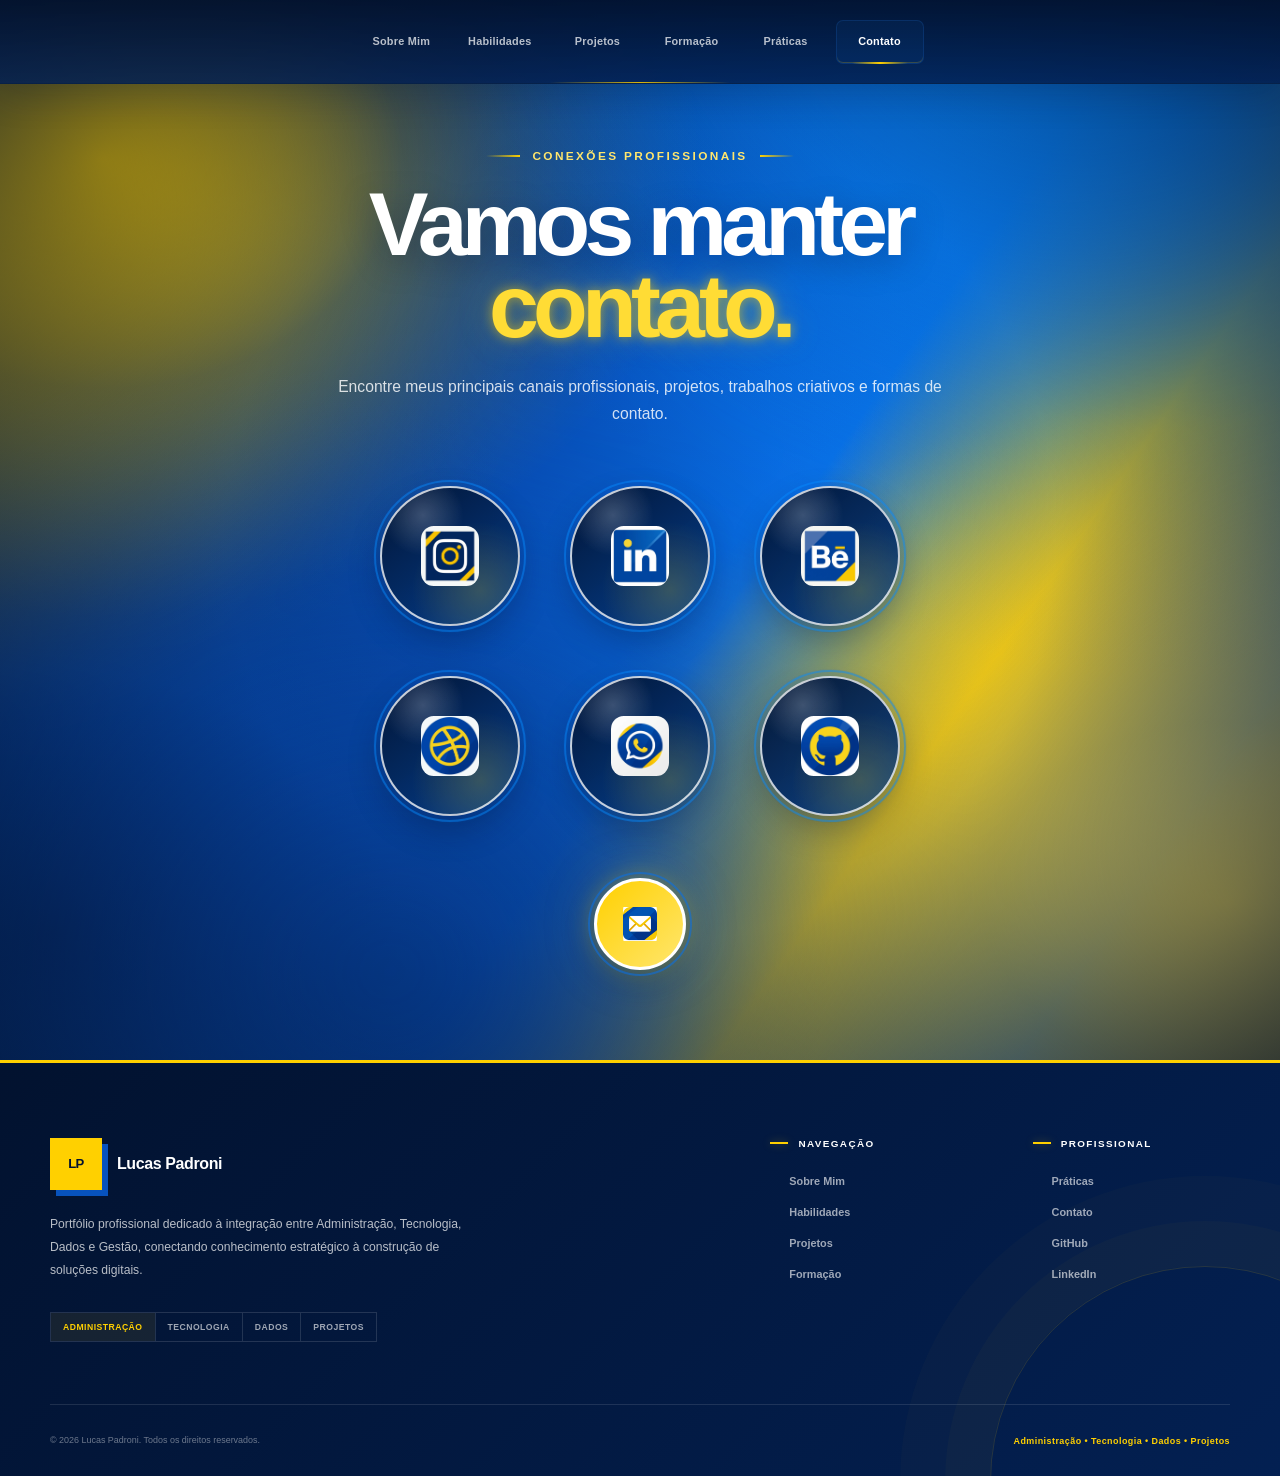
<file: contatos.html>
<!DOCTYPE html>
<html lang="pt-BR">

<head>
    <meta charset="UTF-8">
    <meta name="viewport" content="width=device-width, initial-scale=1.0">

    <meta
        name="description"
        content="Entre em contato com Lucas Padroni através das principais redes e canais profissionais."
    >

    <meta
        name="author"
        content="Lucas Padroni"
    >

    <title>Contatos | Lucas Padroni</title>

    <link rel="stylesheet" href="css/contatos.css">
</head>

<body>

<!-- ============================================================
     INTRO — PROJETOS
============================================================ -->

<div class="intro" id="intro" data-title="PROJETOS">

    <div class="intro__background"></div>

    <div class="intro__glow intro__glow--one"></div>

    <div class="intro__glow intro__glow--two"></div>

    <div class="intro__glow intro__glow--three"></div>

    <div class="intro__content">

        <div class="intro__line"></div>

        <h1 class="intro__title">
          CONTATOS
        </h1>

        <div class="intro__line"></div>

    </div>

</div>

    <!-- =========================================================
         HEADER
         ========================================================= -->

         <header class="site-header">

             <div class="container site-header__container">

                 <button
                     class="menu-toggle"
                     type="button"
                     aria-label="Abrir menu de navegação"
                     aria-controls="main-navigation"
                     aria-expanded="false"
                 >
                     <span></span>
                     <span></span>
                     <span></span>
                 </button>


                 <nav
                     class="main-navigation"
                     id="main-navigation"
                     aria-label="Navegação principal"
                 >

                     <ul class="main-navigation__list">

                         <li class="main-navigation__item">
                             <a
                                 class="main-navigation__link"
                                 href="index.html"
                             >
                                 Sobre Mim
                             </a>
                         </li>

                         <li class="main-navigation__item">
                             <a
                                 class="main-navigation__link"
                                 href="habilidades.html"
                             >
                                 Habilidades
                             </a>
                         </li>

                         <li class="main-navigation__item">
                             <a
                                 class="main-navigation__link"
                                 href="projetos.html"
                             >
                                 Projetos
                             </a>
                         </li>

                         <li class="main-navigation__item">
                             <a
                                 class="main-navigation__link"
                                 href="formacao.html"
                             >
                                 Formação
                             </a>
                         </li>

                         <li class="main-navigation__item">
                             <a
                                 class="main-navigation__link"
                                 href="praticas.html"
                             >
                                 Práticas
                             </a>
                         </li>

                         <li class="main-navigation__item">
                             <a
                                 class="main-navigation__link main-navigation__link--active"
                                 href="contatos.html"
                                 aria-current="page"
                             >
                                 Contato
                             </a>
                         </li>

                     </ul>

                 </nav>

             </div>

         </header>


    <!-- =========================================================
         CONTEÚDO PRINCIPAL
         ========================================================= -->

    <main>

        <section
            class="contact-section"
            id="contatos"
        >

            <div class="contact-header">

                <div class="contact-header__eyebrow">
                    Conexões profissionais
                </div>


                <h1>
                    Vamos manter
                    <span>contato.</span>
                </h1>


                <p>
                    Encontre meus principais canais profissionais,
                    projetos, trabalhos criativos e formas de contato.
                </p>


                <!-- =================================================
                     REDES SOCIAIS
                     ================================================= -->

                <div class="social-grid">

                    <!-- Instagram -->

                    <a
                        href="https://www.instagram.com/"
                        class="social-link"
                        target="_blank"
                        rel="noopener noreferrer"
                        aria-label="Instagram"
                    >

                        <span class="social-link__icon">

                            <img
                                src="Instagram.jpg"
                                alt="Instagram"
                            >

                        </span>

                        <span class="social-link__name">
                            Instagram
                        </span>

                    </a>


                    <!-- LinkedIn -->

                    <a
                        href="https://www.linkedin.com/in/lucas-padroni-b14027430/"
                        class="social-link"
                        target="_blank"
                        rel="noopener noreferrer"
                        aria-label="LinkedIn"
                    >

                        <span class="social-link__icon">

                            <img
                                src="Linkedin.jpg"
                                alt="LinkedIn"
                            >

                        </span>

                        <span class="social-link__name">
                            LinkedIn
                        </span>

                    </a>


                    <!-- Behance -->

                    <a
                        href="https://www.behance.net/lucaspadroni1"
                        class="social-link"
                        target="_blank"
                        rel="noopener noreferrer"
                        aria-label="Behance"
                    >

                        <span class="social-link__icon">

                            <img
                                src="Behance.jpg"
                                alt="Behance"
                            >

                        </span>

                        <span class="social-link__name">
                            Behance
                        </span>

                    </a>


                    <!-- Dribbble -->

                    <a
                        href="https://dribbble.com/"
                        class="social-link"
                        target="_blank"
                        rel="noopener noreferrer"
                        aria-label="Dribbble"
                    >

                        <span class="social-link__icon">

                            <img
                                src="Dribbble.jpg"
                                alt="Dribbble"
                            >

                        </span>

                        <span class="social-link__name">
                            Dribbble
                        </span>

                    </a>


                    <!-- WhatsApp -->

                    <a
                        href="https://wa.me/"
                        class="social-link"
                        target="_blank"
                        rel="noopener noreferrer"
                        aria-label="WhatsApp"
                    >

                        <span class="social-link__icon">

                            <img
                                src="Whatsapp.jpg"
                                alt="WhatsApp"
                            >

                        </span>

                        <span class="social-link__name">
                            WhatsApp
                        </span>

                    </a>


                    <!-- GitHub -->

                    <a
                        href="https://github.com/Lucas-web-creator"
                        class="social-link"
                        target="_blank"
                        rel="noopener noreferrer"
                        aria-label="GitHub"
                    >

                        <span class="social-link__icon">

                            <img
                                src="Github.jpg"
                                alt="GitHub"
                            >

                        </span>

                        <span class="social-link__name">
                            GitHub
                        </span>

                    </a>

                </div>


                <!-- =================================================
                     E-MAIL
                     ================================================= -->

                <div class="email-contact">

                    <a
                        href="mailto:contato@example.com"
                        class="email-contact__circle"
                        aria-label="Enviar e-mail"
                    >

                        <span class="email-contact__icon">

                            <img
                                src="Email.jpg"
                                alt="E-mail"
                            >

                        </span>

                        <span class="email-contact__label">
                            E-mail
                        </span>

                    </a>

                </div>

            </div>

        </section>

    </main>


    <!-- =========================================================
         FOOTER
         ========================================================= -->

         <footer class="site-footer">

             <div class="site-footer__container">

                 <div class="site-footer__main">

                     <div class="site-footer__brand">

                         <a
                             href="index.html"
                             class="footer-brand"
                             aria-label="Voltar para a página inicial"
                         >

                             <span class="footer-brand__mark">
                                 LP
                             </span>

                             <strong class="footer-brand__name">
                                 Lucas Padroni
                             </strong>

                         </a>


                         <p class="site-footer__description">

                             Portfólio profissional dedicado à integração
                             entre Administração, Tecnologia, Dados e Gestão,
                             conectando conhecimento estratégico à construção
                             de soluções digitais.

                         </p>


                         <div
                             class="site-footer__focus"
                             aria-label="Áreas principais"
                         >

                             <span>Administração</span>
                             <span>Tecnologia</span>
                             <span>Dados</span>
                             <span>Projetos</span>

                         </div>

                     </div>


                     <nav
                         class="footer-navigation"
                         aria-label="Navegação do rodapé"
                     >

                         <div class="footer-navigation__column">

                             <h2 class="footer-navigation__title">
                                 Navegação
                             </h2>

                             <ul>

                                 <li>
                                     <a href="index.html">
                                         Sobre Mim
                                     </a>
                                 </li>

                                 <li>
                                     <a href="habilidades.html">
                                         Habilidades
                                     </a>
                                 </li>

                                 <li>
                                     <a href="projetos.html">
                                         Projetos
                                     </a>
                                 </li>

                                 <li>
                                     <a href="formacao.html">
                                         Formação
                                     </a>
                                 </li>

                             </ul>

                         </div>


                         <div class="footer-navigation__column">

                             <h2 class="footer-navigation__title">
                                 Profissional
                             </h2>

                             <ul>

                                 <li>
                                     <a href="praticas.html">
                                         Práticas
                                     </a>
                                 </li>

                                 <li>
                                     <a href="contato.html">
                                         Contato
                                     </a>
                                 </li>

                                 <li>
                                     <a
                                         href="https://github.com/Lucas-web-creator"
                                         target="_blank"
                                         rel="noopener noreferrer"
                                     >
                                         GitHub
                                     </a>
                                 </li>

                                 <li>
                                     <a
                                         href="https://www.linkedin.com/in/lucas-padroni-b14027430/"
                                         target="_blank"
                                         rel="noopener noreferrer"
                                     >
                                         LinkedIn
                                     </a>
                                 </li>

                             </ul>

                         </div>

                     </nav>

                 </div>


                 <div class="site-footer__bottom">

                     <p class="site-footer__copyright">
                         © 2026 Lucas Padroni. Todos os direitos reservados.
                     </p>

                     <p class="site-footer__signature">
                         Administração • Tecnologia • Dados • Projetos
                     </p>

                 </div>

             </div>

         </footer>

    <!-- =========================================================
         VOLTAR AO TOPO
         ========================================================= -->

    <button
        class="back-to-top"
        type="button"
        aria-label="Voltar ao topo"
    >
        ↑
    </button>


    <!-- =========================================================
         SCRIPT
         ========================================================= -->

    <script>

        document.documentElement.classList.add("js-enabled");


        /* ========================================================
           MENU MOBILE
           ======================================================== */

        const menuToggle =
            document.querySelector(".menu-toggle");

        const navigation =
            document.querySelector(".main-navigation");


        if (menuToggle && navigation) {

            menuToggle.addEventListener("click", () => {

                const isOpen =
                    navigation.classList.toggle("is-open");

                menuToggle.setAttribute(
                    "aria-expanded",
                    String(isOpen)
                );

            });


            navigation
                .querySelectorAll("a")
                .forEach(link => {

                    link.addEventListener("click", () => {

                        navigation.classList.remove("is-open");

                        menuToggle.setAttribute(
                            "aria-expanded",
                            "false"
                        );

                    });

                });

        }


        /* ========================================================
           VOLTAR AO TOPO
           ======================================================== */

        const backToTop =
            document.querySelector(".back-to-top");


        if (backToTop) {

            window.addEventListener("scroll", () => {

                if (window.scrollY > 400) {

                    backToTop.classList.add("is-visible");

                } else {

                    backToTop.classList.remove("is-visible");

                }

            });


            backToTop.addEventListener("click", () => {

                window.scrollTo({
                    top: 0,
                    behavior: "smooth"
                });

            });

        }


        /* ========================================================
           EFEITO DE ATRASO NOS CÍRCULOS
           ======================================================== */

        const socialLinks =
            document.querySelectorAll(".social-link");


        socialLinks.forEach((link, index) => {

            link.style.animationDelay =
                `${index * 120}ms`;

        });




        document.addEventListener("DOMContentLoaded", () => {

            const intro = document.getElementById("intro");

            if (!intro) {
                return;
            }

            setTimeout(() => {

                intro.remove();

            }, 1000);

        });



    </script>

</body>

</html>
</file>
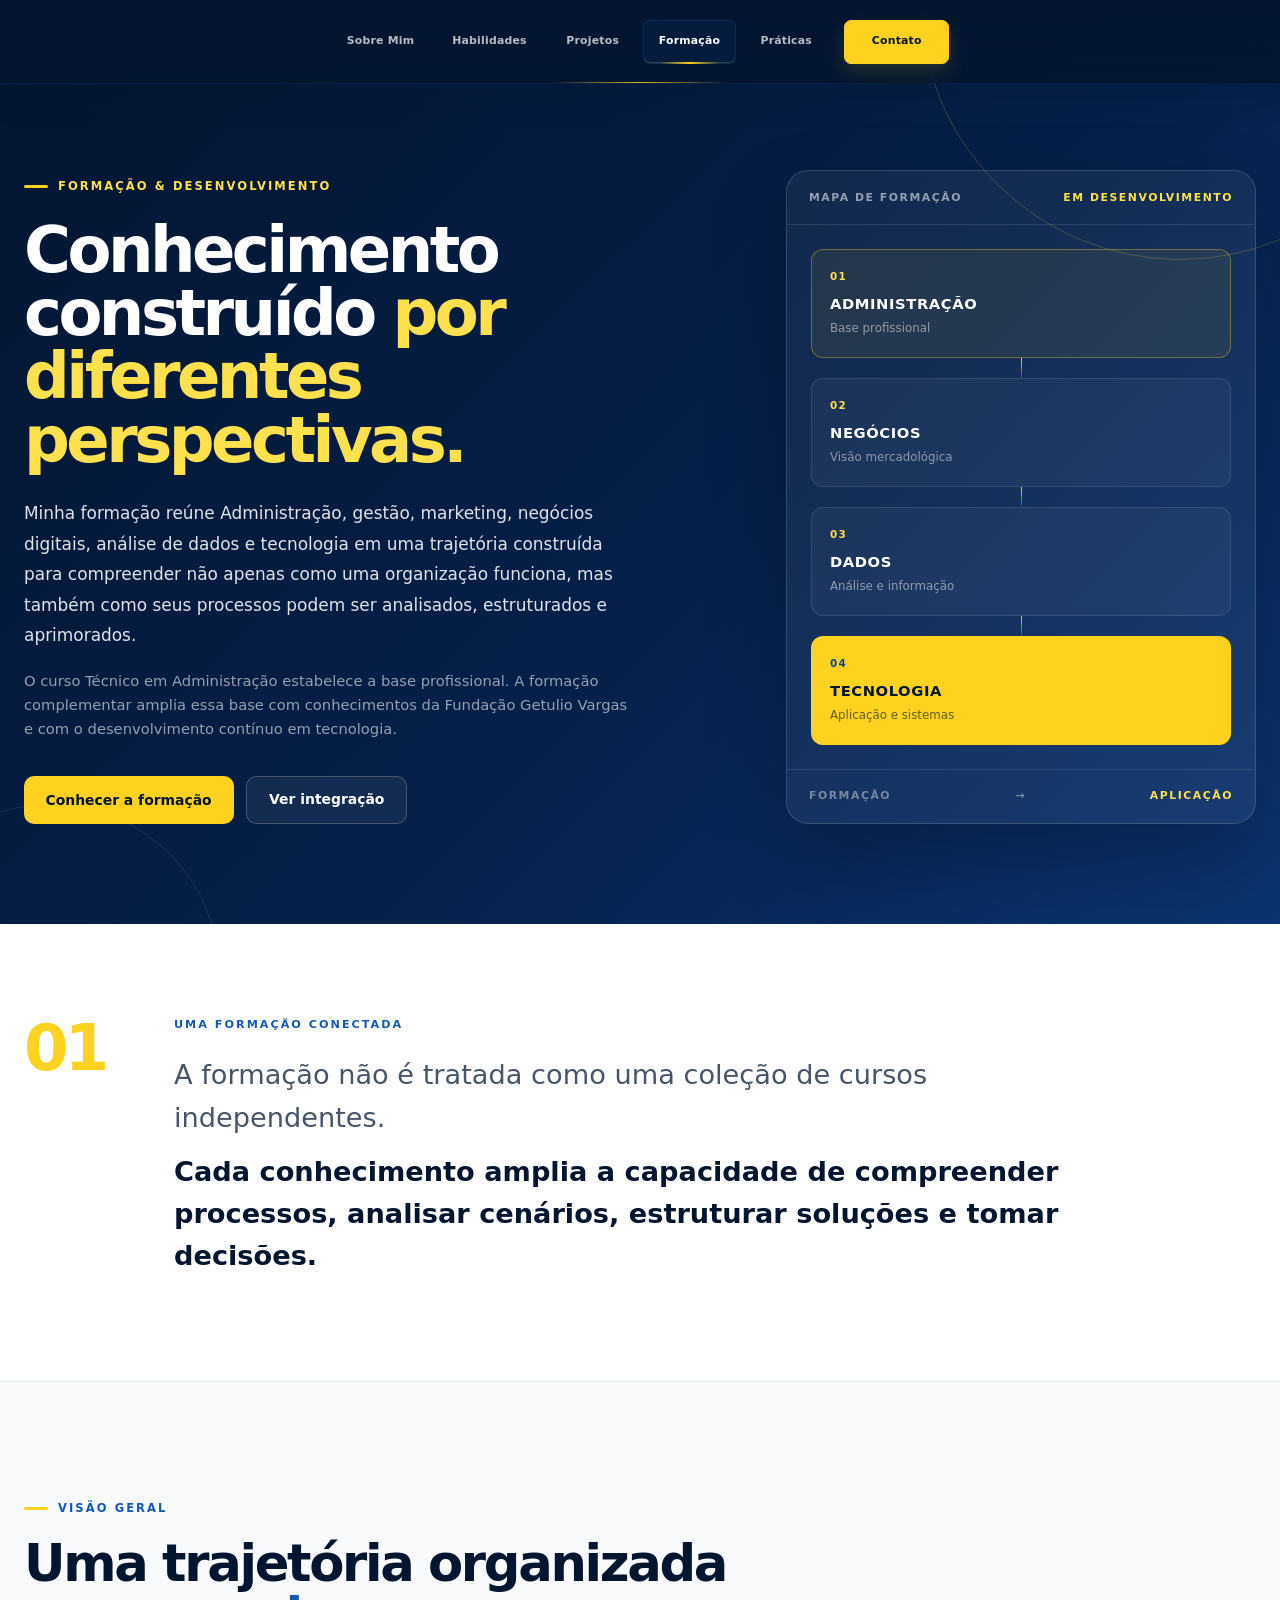
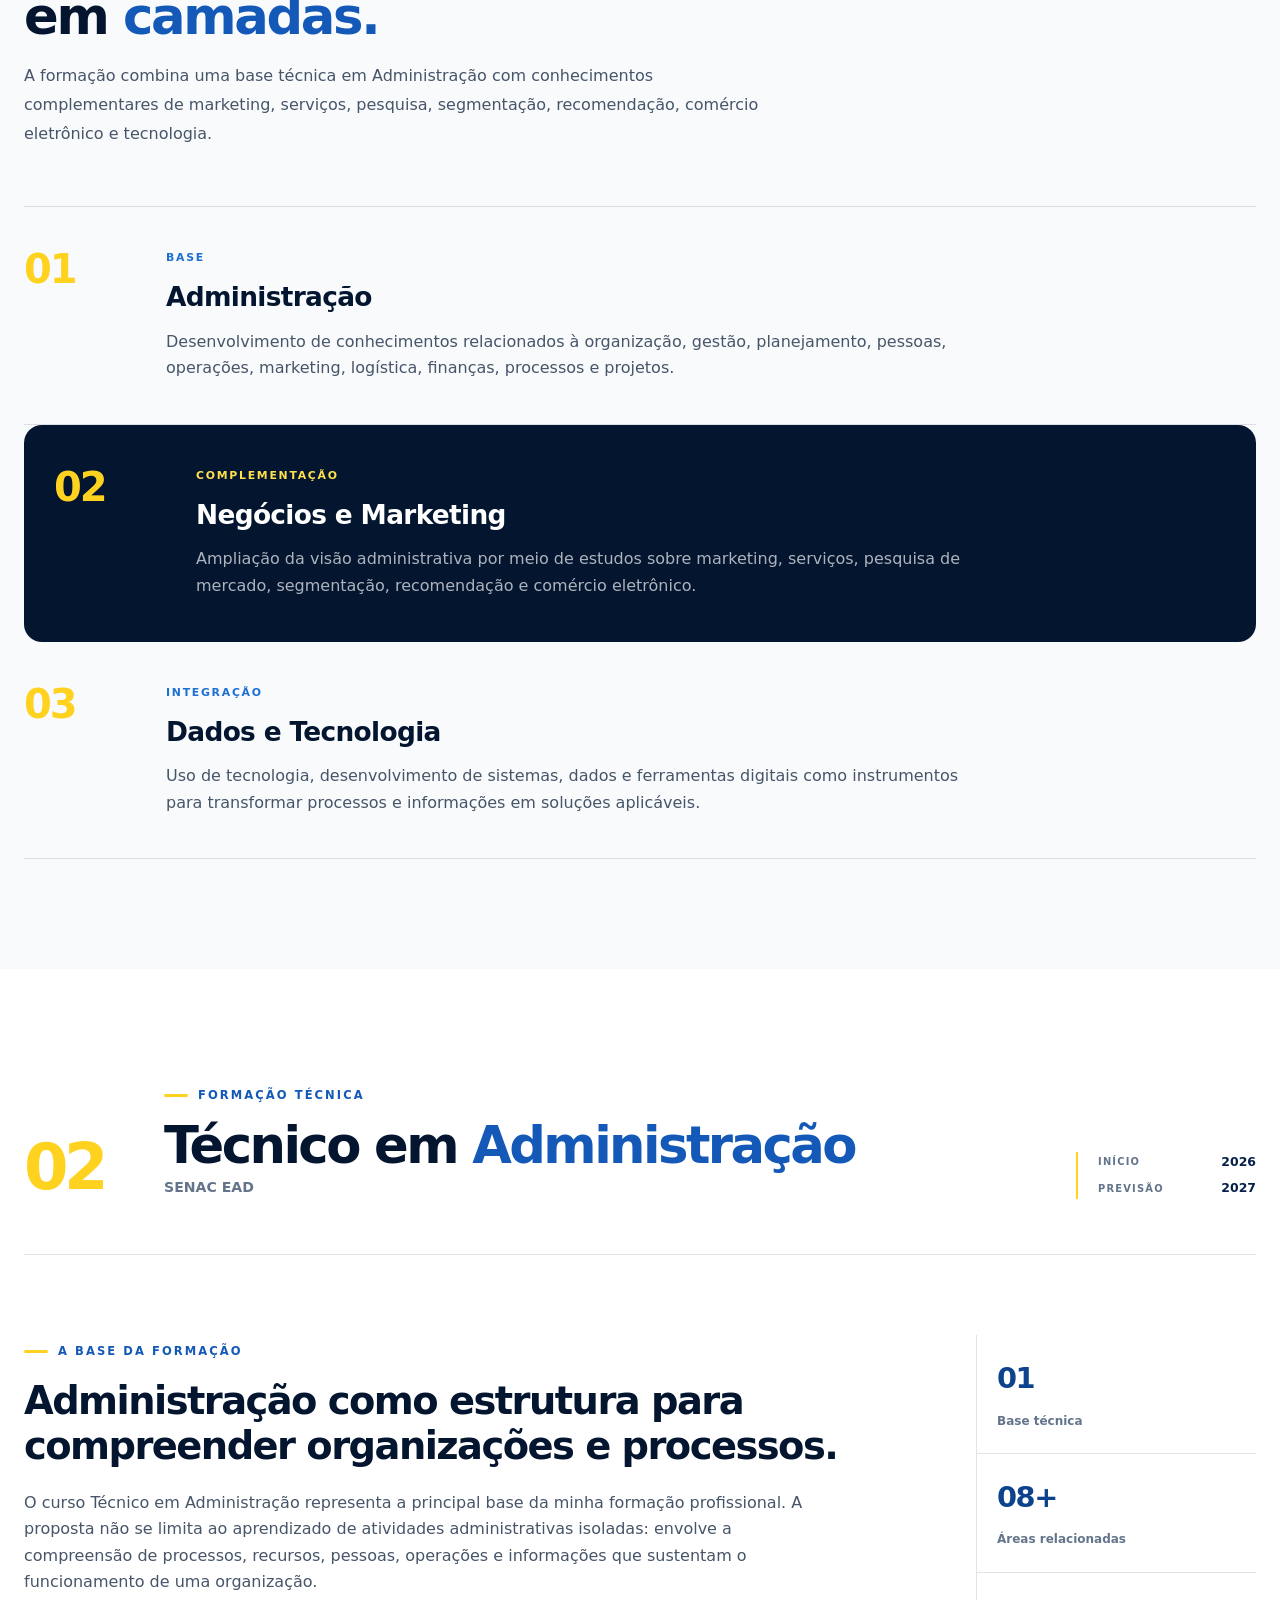
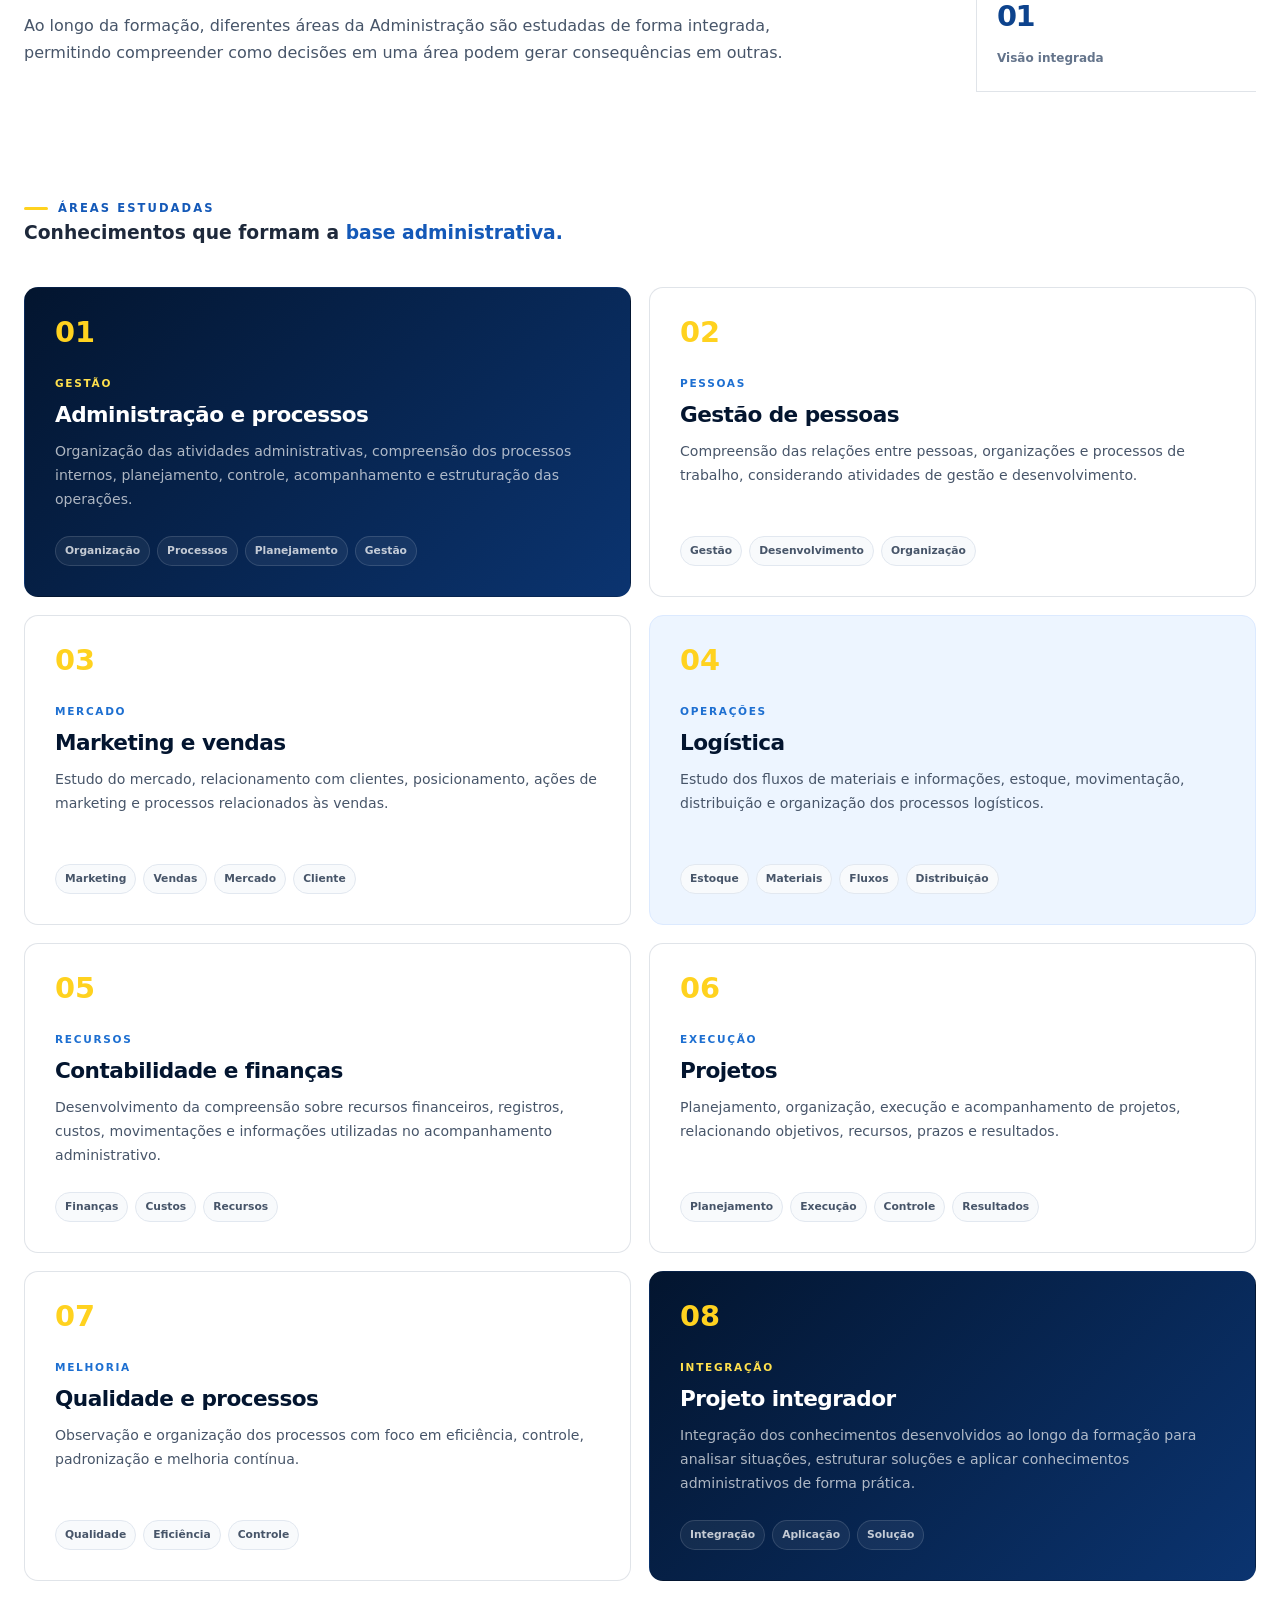
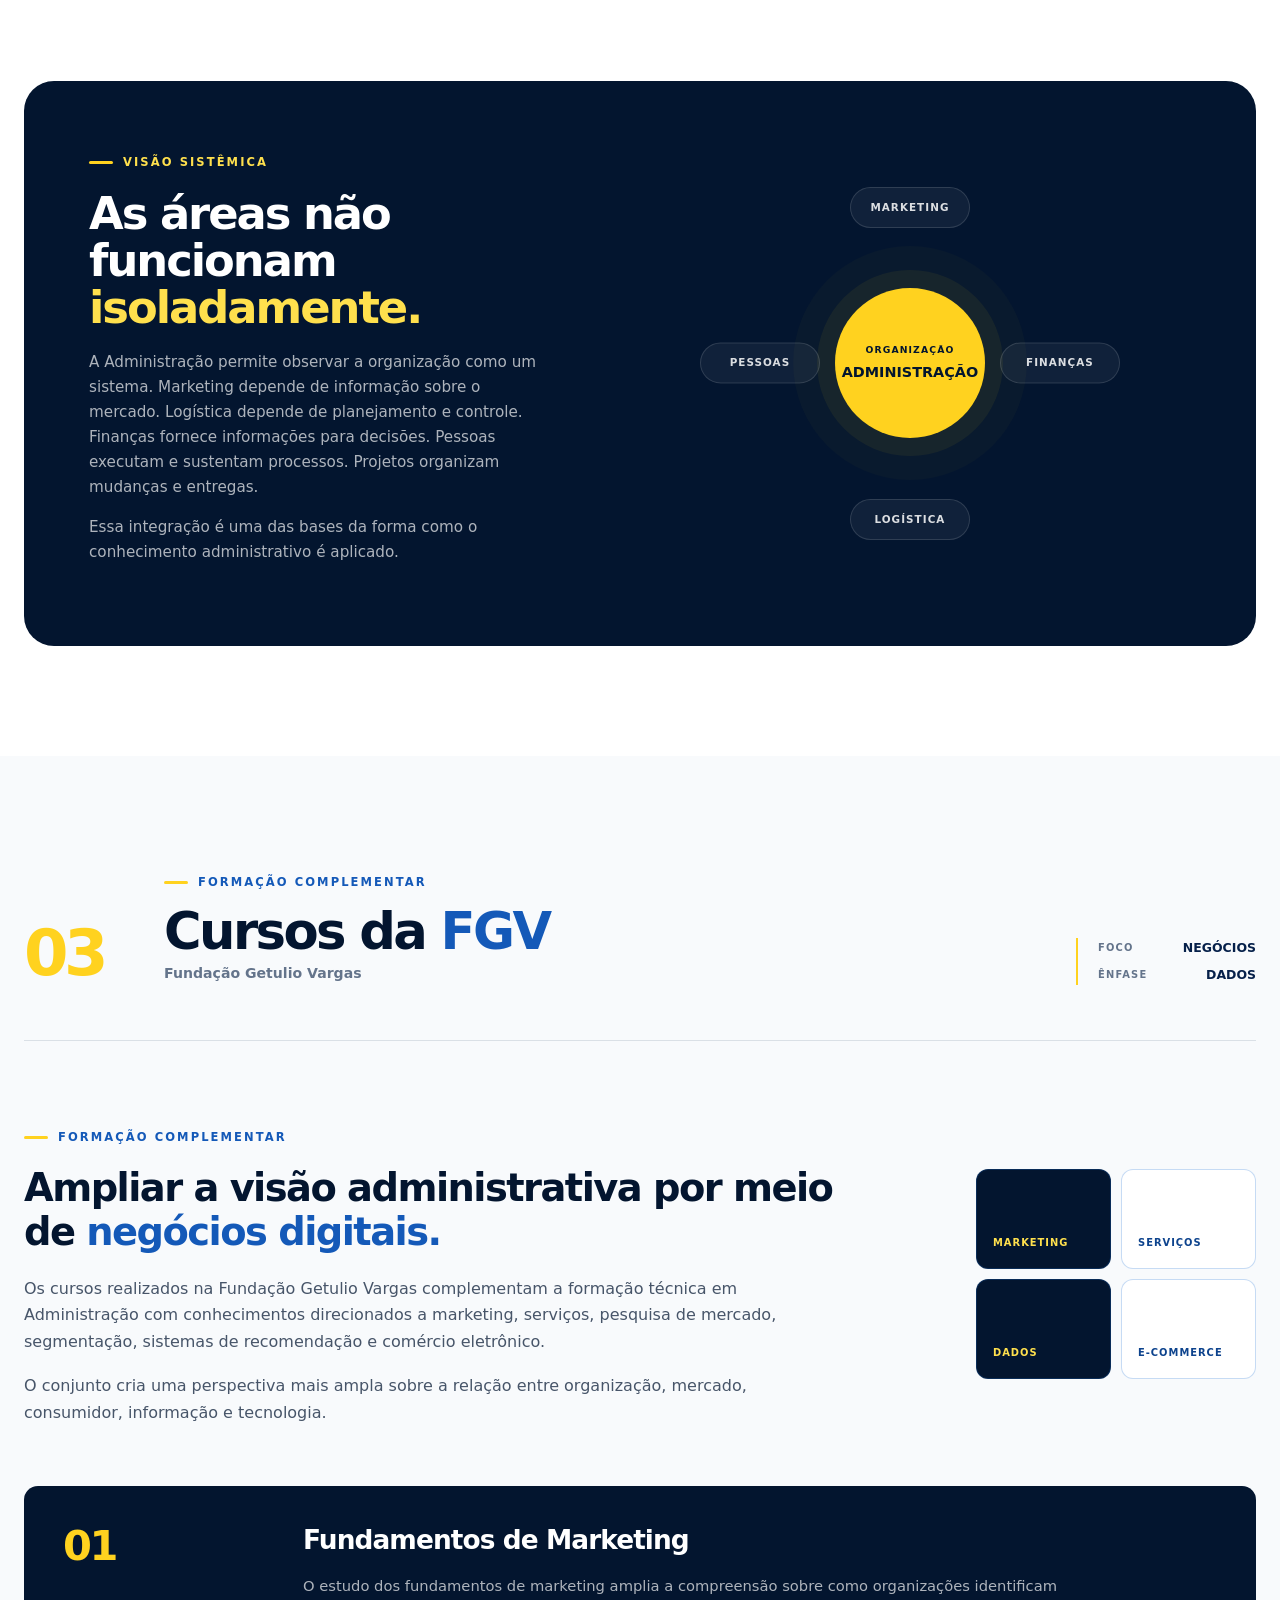
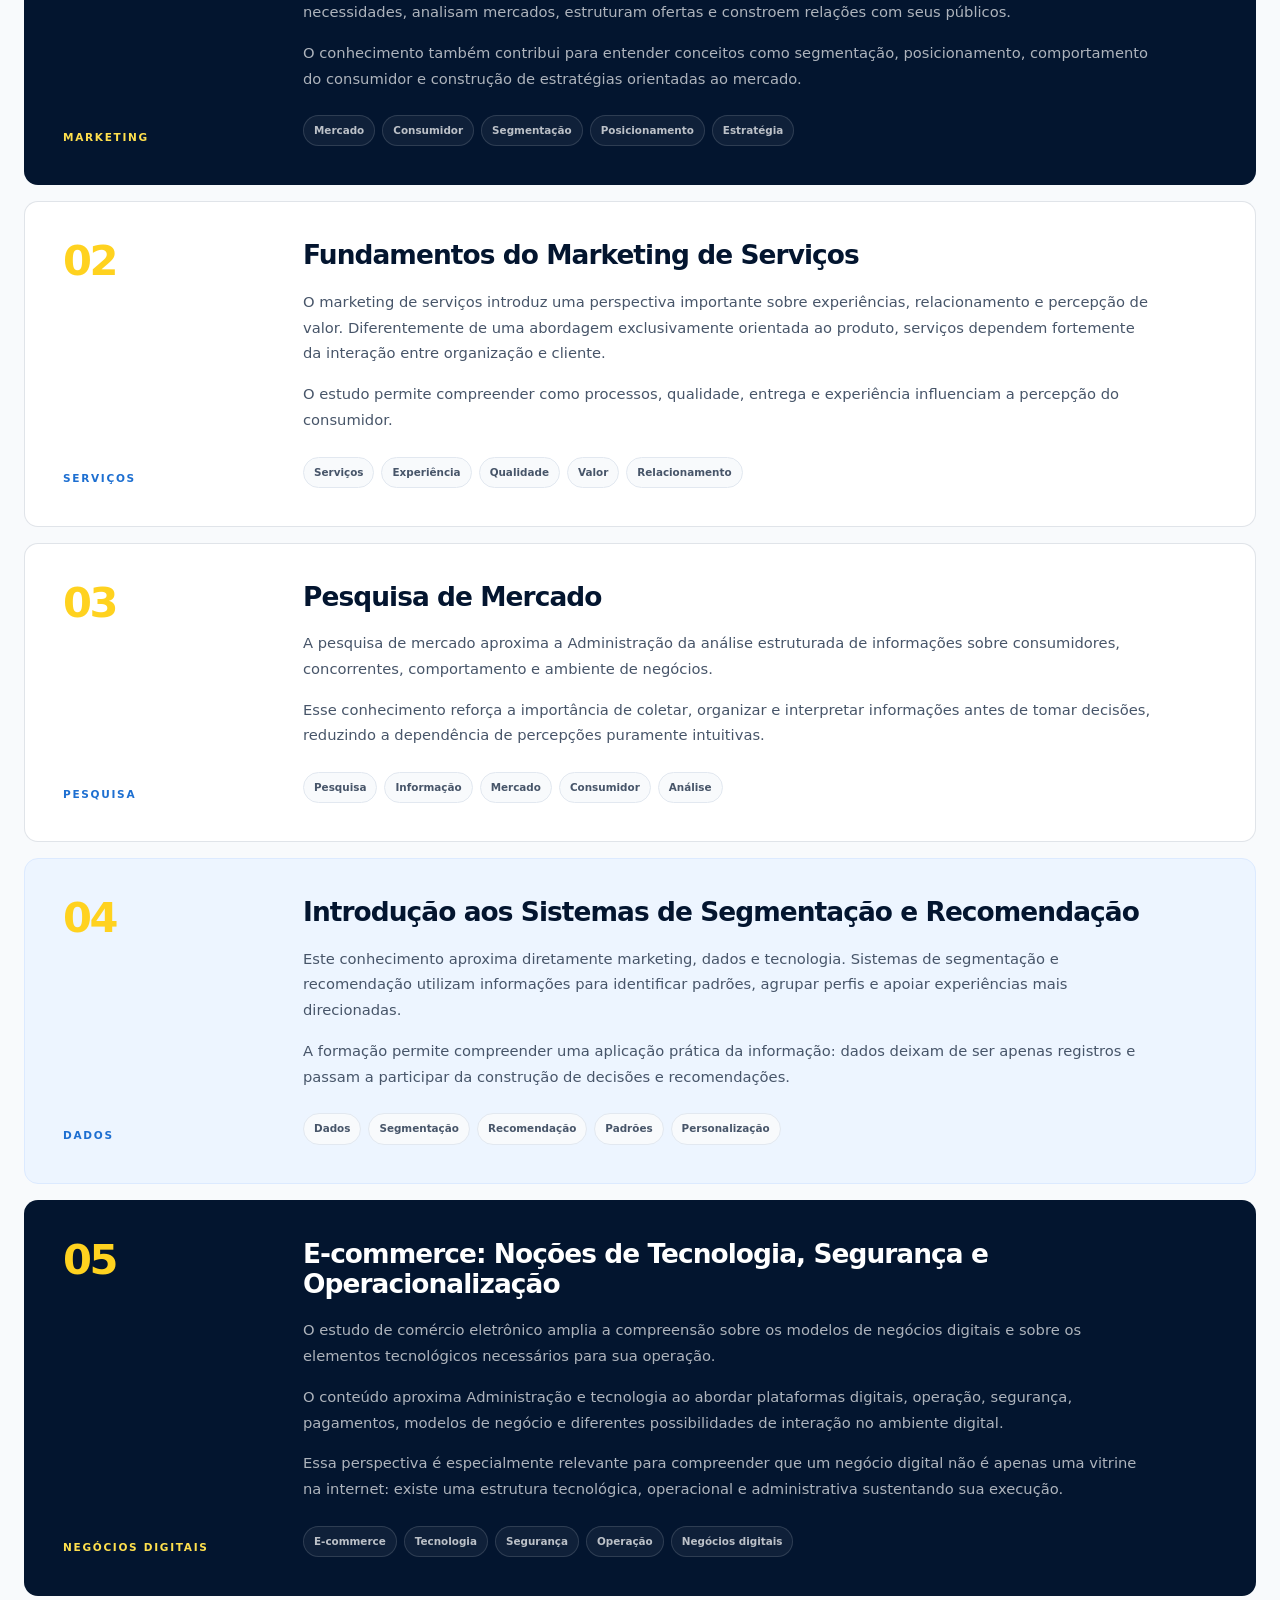
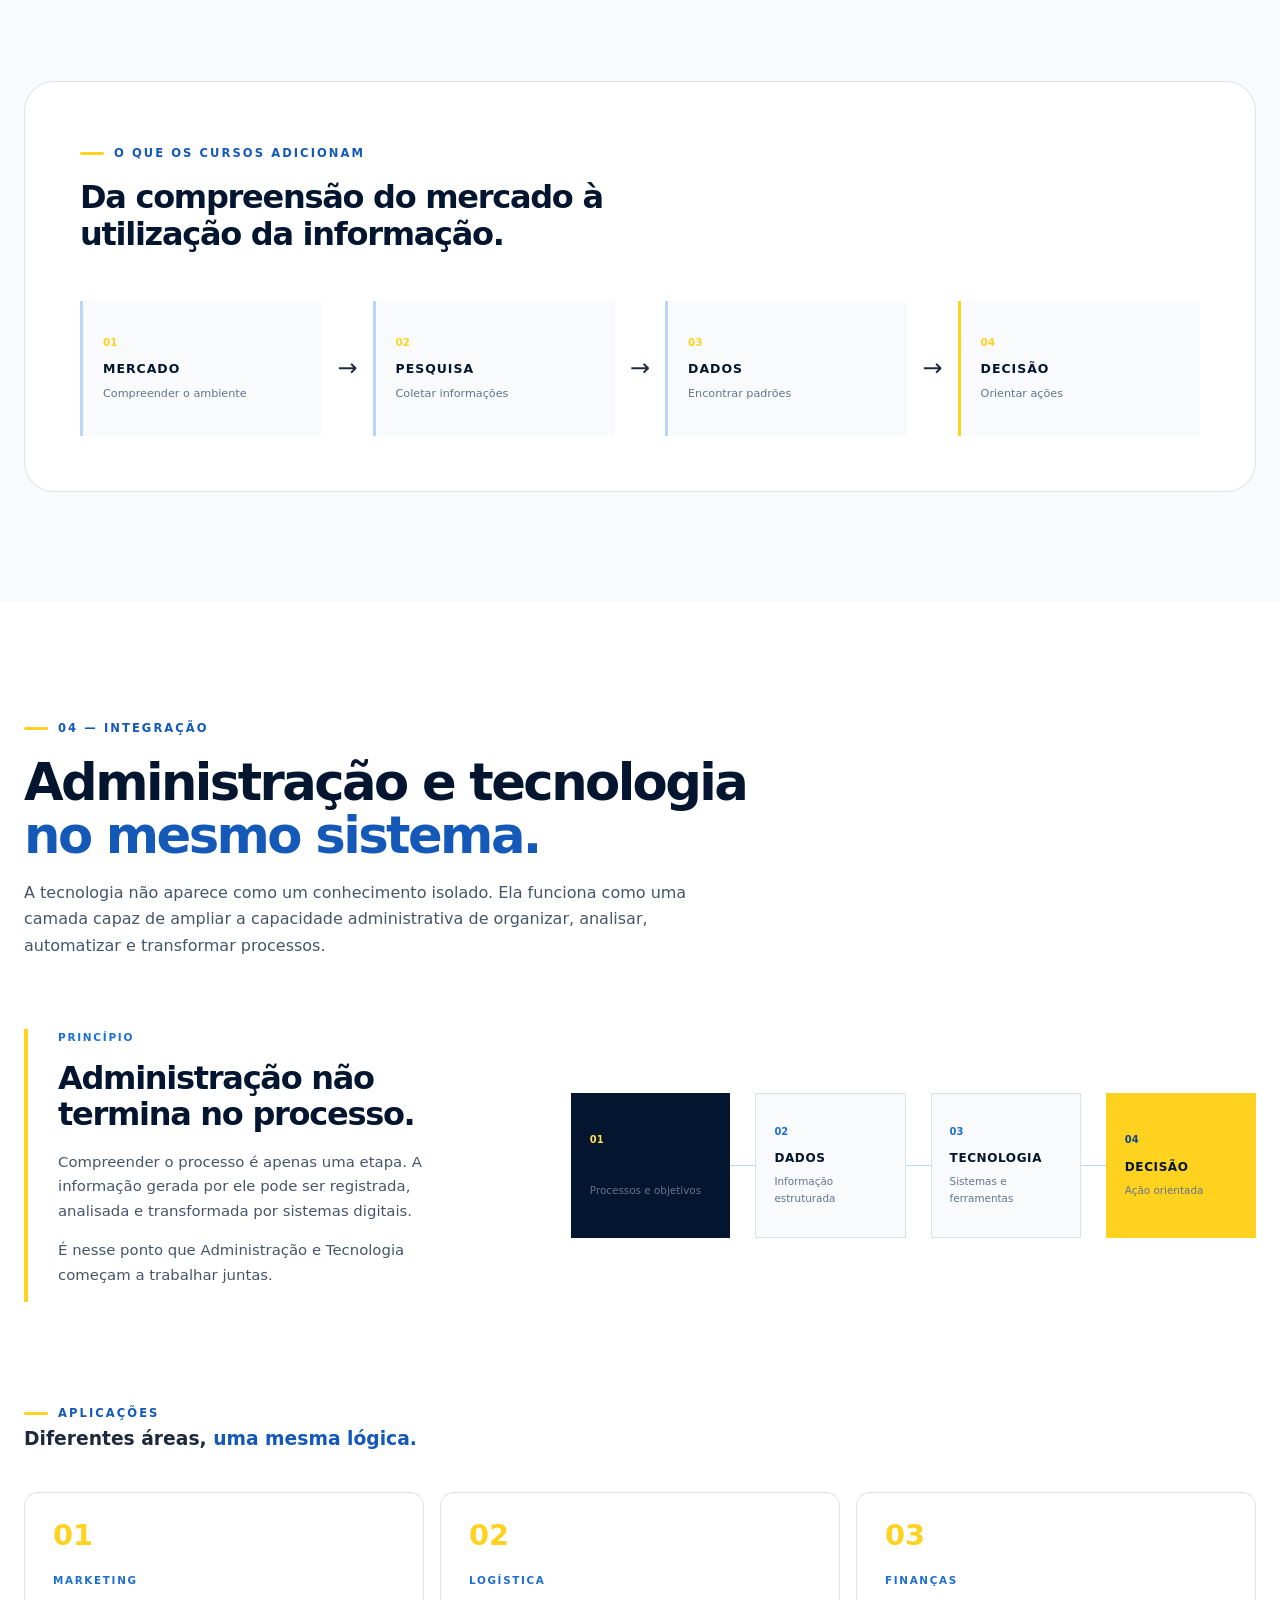
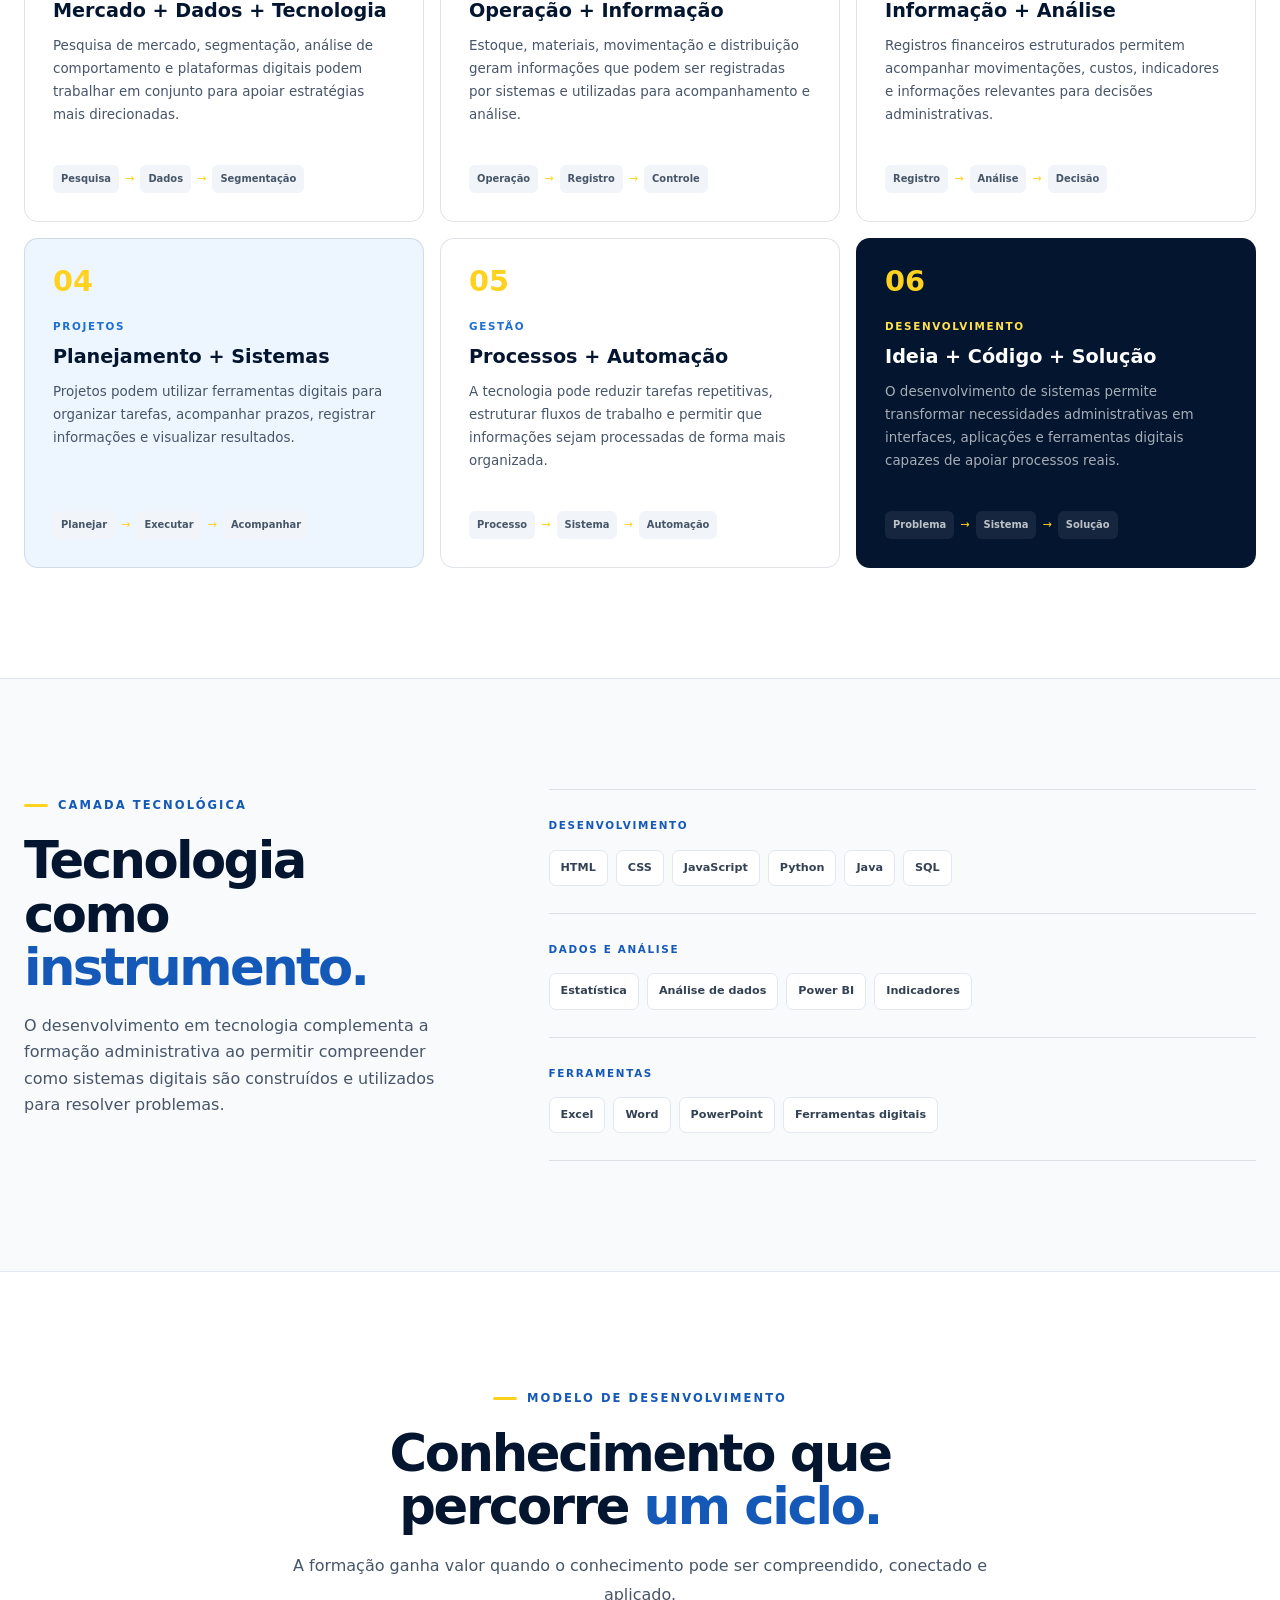
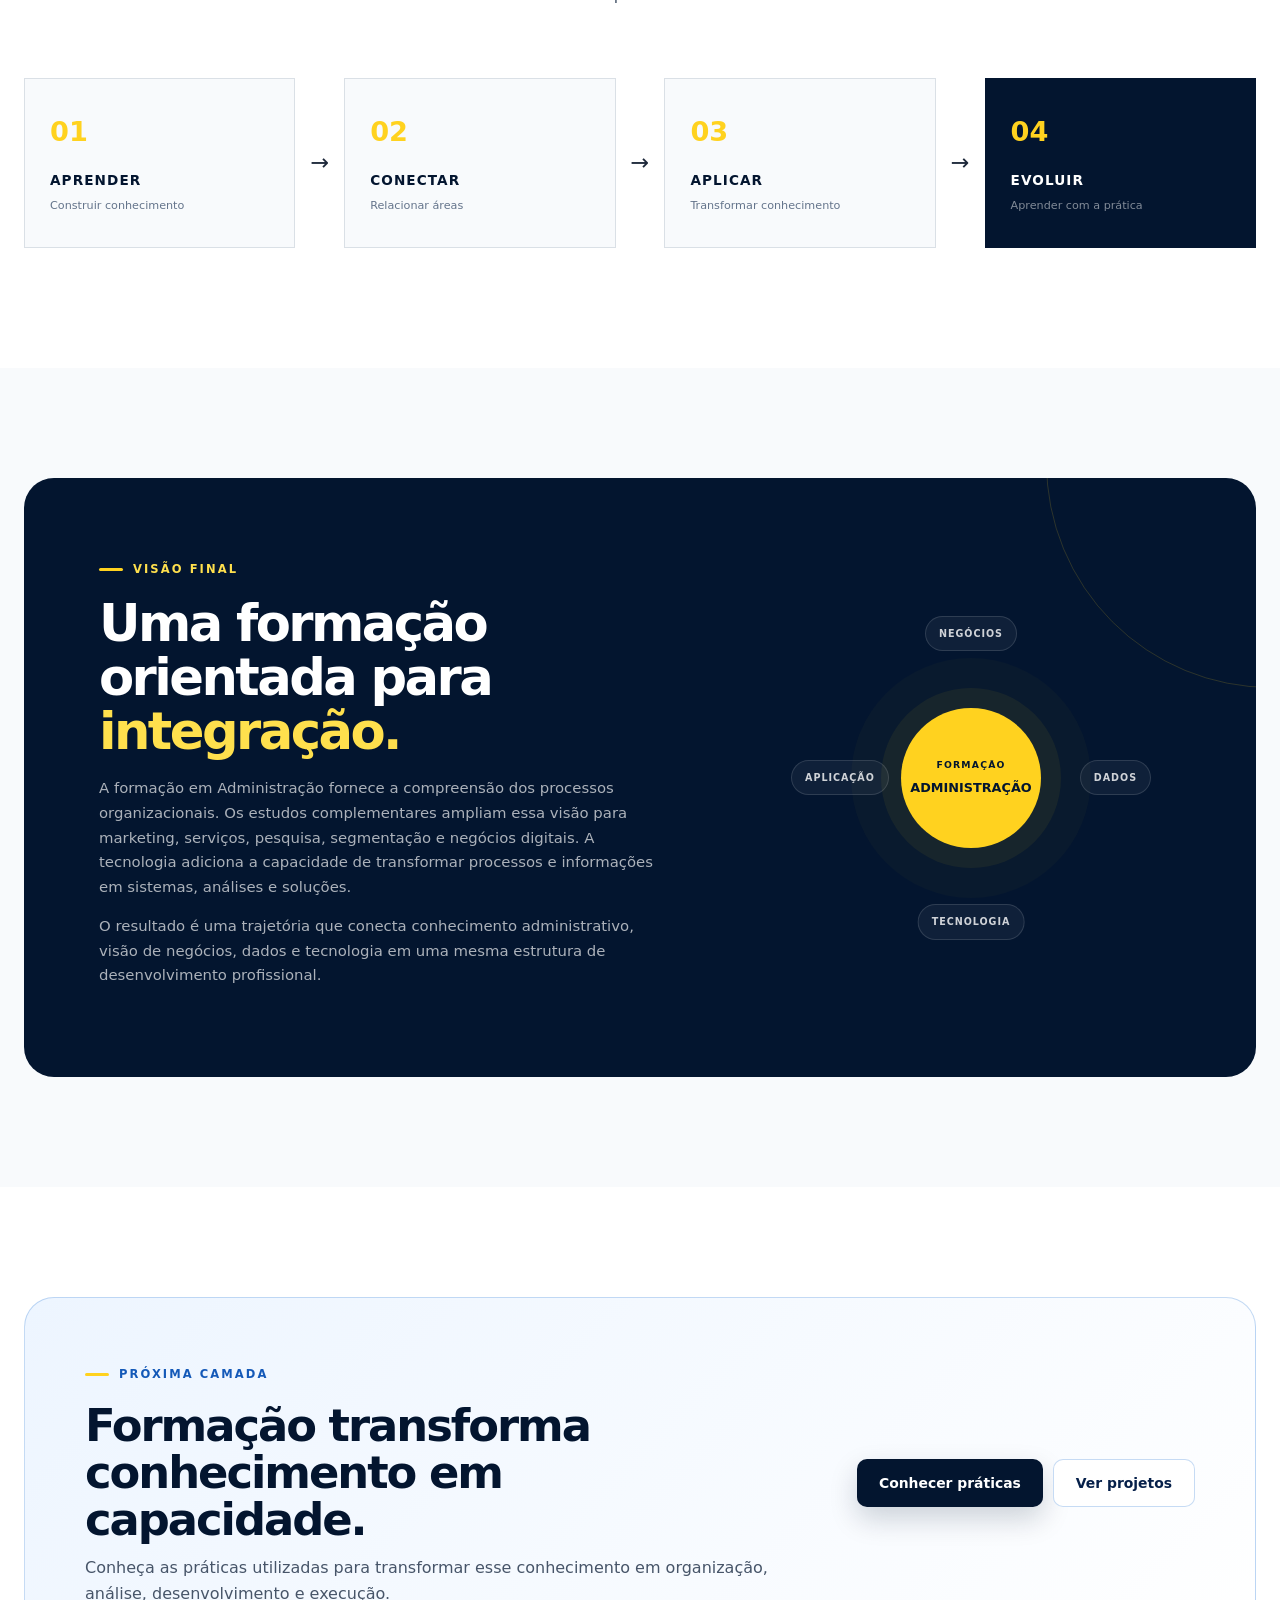
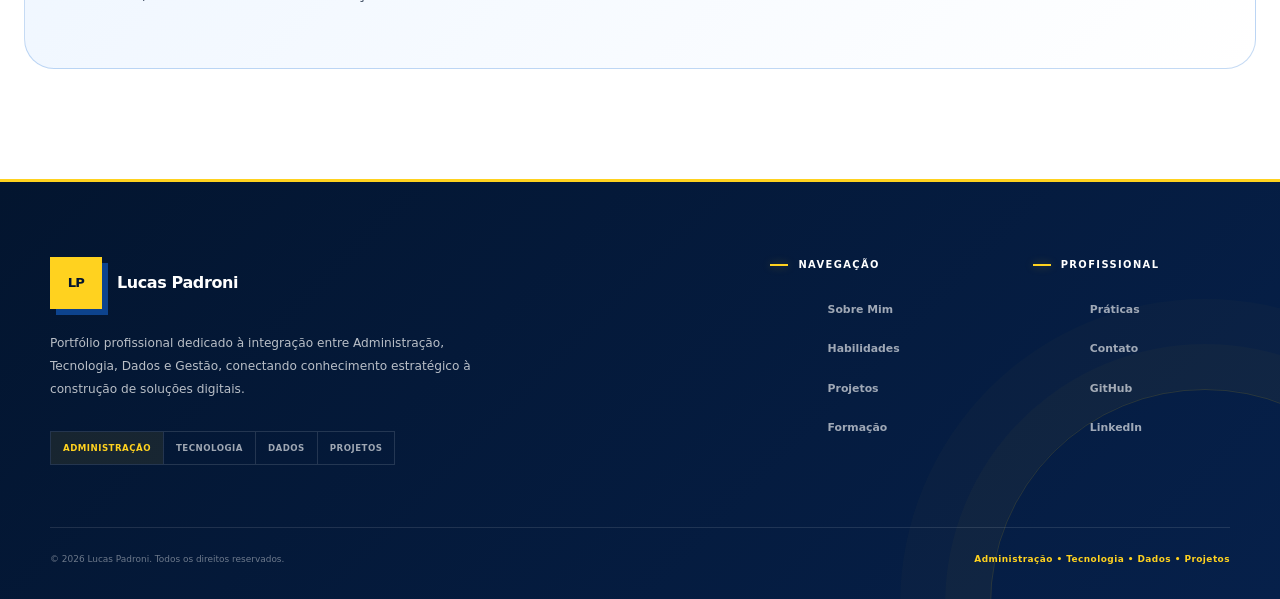
<file: formacao.html>
<!DOCTYPE html>
<html lang="pt-BR">
<head>
    <meta charset="UTF-8">
    <meta name="viewport" content="width=device-width, initial-scale=1.0">

    <meta
        name="description"
        content="Formação acadêmica e complementar de Lucas Padroni, com foco em Administração, Marketing, Dados, Tecnologia e negócios digitais."
    >

    <meta
        name="keywords"
        content="Lucas Padroni, formação, Administração, SENAC, FGV, Marketing, Tecnologia, Dados, E-commerce"
    >

    <meta name="author" content="Lucas Padroni">

    <title>Formação | Lucas Padroni</title>

    <link rel="stylesheet" href="css/formacao.css">
</head>

<body>

<!-- ============================================================
     INTRO — PROJETOS
============================================================ -->

<div class="intro" id="intro" data-title="PROJETOS">

    <div class="intro__background"></div>

    <div class="intro__glow intro__glow--one"></div>

    <div class="intro__glow intro__glow--two"></div>

    <div class="intro__glow intro__glow--three"></div>

    <div class="intro__content">

        <div class="intro__line"></div>

        <h1 class="intro__title">
            FORMAÇÃO
        </h1>

        <div class="intro__line"></div>

    </div>

</div>

    <!-- =========================================================
         HEADER
    ========================================================== -->

    <header class="site-header">

        <div class="container site-header__container">

            <button
                class="menu-toggle"
                type="button"
                aria-label="Abrir menu de navegação"
                aria-controls="main-navigation"
                aria-expanded="false"
            >
                <span></span>
                <span></span>
                <span></span>
            </button>

            <nav
                class="main-navigation"
                id="main-navigation"
                aria-label="Navegação principal"
            >

                <ul class="main-navigation__list">

                    <li class="main-navigation__item">
                        <a
                            class="main-navigation__link"
                            href="index.html"
                        >
                            Sobre Mim
                        </a>
                    </li>

                    <li class="main-navigation__item">
                        <a
                            class="main-navigation__link"
                            href="habilidades.html"
                        >
                            Habilidades
                        </a>
                    </li>

                    <li class="main-navigation__item">
                        <a
                            class="main-navigation__link"
                            href="projetos.html"
                        >
                            Projetos
                        </a>
                    </li>

                    <li class="main-navigation__item">
                        <a
                            class="main-navigation__link main-navigation__link--active"
                            href="formacao.html"
                            aria-current="page"
                        >
                            Formação
                        </a>
                    </li>

                    <li class="main-navigation__item">
                        <a
                            class="main-navigation__link"
                            href="praticas.html"
                        >
                            Práticas
                        </a>
                    </li>

                    <li class="main-navigation__item">
                        <a
                            class="main-navigation__link main-navigation__link--cta"
                            href="contatos.html"
                        >
                            Contato
                        </a>
                    </li>

                </ul>

            </nav>

        </div>

    </header>



    <main>

        <!-- =====================================================
             HERO
        ====================================================== -->

        <section class="formation-hero">

            <div class="container formation-hero__container">

                <div class="formation-hero__content">

                    <span class="section-label">
                        FORMAÇÃO & DESENVOLVIMENTO
                    </span>

                    <h1 class="formation-hero__title">
                        Conhecimento construído
                        <span class="text-highlight">por diferentes perspectivas.</span>
                    </h1>

                    <p class="formation-hero__description">
                        Minha formação reúne Administração, gestão, marketing,
                        negócios digitais, análise de dados e tecnologia em uma
                        trajetória construída para compreender não apenas como
                        uma organização funciona, mas também como seus processos
                        podem ser analisados, estruturados e aprimorados.
                    </p>

                    <p class="formation-hero__supporting-text">
                        O curso Técnico em Administração estabelece a base
                        profissional. A formação complementar amplia essa base
                        com conhecimentos da Fundação Getulio Vargas e com o
                        desenvolvimento contínuo em tecnologia.
                    </p>

                    <div class="formation-hero__actions">

                        <a
                            href="#senac"
                            class="button button--primary"
                        >
                            Conhecer a formação
                        </a>

                        <a
                            href="#integracao"
                            class="button button--secondary"
                        >
                            Ver integração
                        </a>

                    </div>

                </div>


                <div class="formation-hero__visual">

                    <div class="formation-map">

                        <div class="formation-map__header">
                            <span>MAPA DE FORMAÇÃO</span>
                            <span class="formation-map__status">
                                EM DESENVOLVIMENTO
                            </span>
                        </div>

                        <div class="formation-map__body">

                            <div class="formation-node formation-node--main">
                                <span class="formation-node__index">01</span>
                                <strong>ADMINISTRAÇÃO</strong>
                                <small>Base profissional</small>
                            </div>

                            <div class="formation-line"></div>

                            <div class="formation-node">
                                <span class="formation-node__index">02</span>
                                <strong>NEGÓCIOS</strong>
                                <small>Visão mercadológica</small>
                            </div>

                            <div class="formation-line"></div>

                            <div class="formation-node">
                                <span class="formation-node__index">03</span>
                                <strong>DADOS</strong>
                                <small>Análise e informação</small>
                            </div>

                            <div class="formation-line"></div>

                            <div class="formation-node formation-node--accent">
                                <span class="formation-node__index">04</span>
                                <strong>TECNOLOGIA</strong>
                                <small>Aplicação e sistemas</small>
                            </div>

                        </div>

                        <div class="formation-map__footer">
                            <span>FORMAÇÃO</span>
                            <span>→</span>
                            <strong>APLICAÇÃO</strong>
                        </div>

                    </div>

                </div>

            </div>

        </section>


        <!-- =====================================================
             STATEMENT
        ====================================================== -->

        <section class="statement-section">

            <div class="container">

                <div class="statement">

                    <div class="statement__index">
                        01
                    </div>

                    <div class="statement__content">

                        <span class="statement__label">
                            UMA FORMAÇÃO CONECTADA
                        </span>

                        <p class="statement__line">
                            A formação não é tratada como uma coleção
                            de cursos independentes.
                        </p>

                        <p class="statement__line statement__line--strong">
                            Cada conhecimento amplia a capacidade de
                            compreender processos, analisar cenários,
                            estruturar soluções e tomar decisões.
                        </p>

                    </div>

                </div>

            </div>

        </section>


        <!-- =====================================================
             VISÃO GERAL
        ====================================================== -->

        <section class="formation-overview">

            <div class="container">

                <div class="section-heading">

                    <span class="section-label">
                        VISÃO GERAL
                    </span>

                    <h2>
                        Uma trajetória organizada em
                        <span class="text-highlight">camadas.</span>
                    </h2>

                    <p>
                        A formação combina uma base técnica em Administração
                        com conhecimentos complementares de marketing,
                        serviços, pesquisa, segmentação, recomendação,
                        comércio eletrônico e tecnologia.
                    </p>

                </div>


                <div class="formation-layers">

                    <article class="formation-layer">

                        <span class="formation-layer__number">
                            01
                        </span>

                        <div class="formation-layer__content">

                            <span class="formation-layer__label">
                                BASE
                            </span>

                            <h3>
                                Administração
                            </h3>

                            <p>
                                Desenvolvimento de conhecimentos relacionados
                                à organização, gestão, planejamento, pessoas,
                                operações, marketing, logística, finanças,
                                processos e projetos.
                            </p>

                        </div>

                    </article>


                    <article class="formation-layer formation-layer--blue">

                        <span class="formation-layer__number">
                            02
                        </span>

                        <div class="formation-layer__content">

                            <span class="formation-layer__label">
                                COMPLEMENTAÇÃO
                            </span>

                            <h3>
                                Negócios e Marketing
                            </h3>

                            <p>
                                Ampliação da visão administrativa por meio de
                                estudos sobre marketing, serviços, pesquisa
                                de mercado, segmentação, recomendação e
                                comércio eletrônico.
                            </p>

                        </div>

                    </article>


                    <article class="formation-layer">

                        <span class="formation-layer__number">
                            03
                        </span>

                        <div class="formation-layer__content">

                            <span class="formation-layer__label">
                                INTEGRAÇÃO
                            </span>

                            <h3>
                                Dados e Tecnologia
                            </h3>

                            <p>
                                Uso de tecnologia, desenvolvimento de sistemas,
                                dados e ferramentas digitais como instrumentos
                                para transformar processos e informações
                                em soluções aplicáveis.
                            </p>

                        </div>

                    </article>

                </div>

            </div>

        </section>


        <!-- =====================================================
             SENAC
        ====================================================== -->

        <section class="institution-section institution-section--senac" id="senac">

            <div class="container">

                <div class="institution-header">

                    <div class="institution-header__number">
                        02
                    </div>

                    <div class="institution-header__content">

                        <span class="section-label">
                            FORMAÇÃO TÉCNICA
                        </span>

                        <h2>
                            Técnico em
                            <span class="text-highlight">Administração</span>
                        </h2>

                        <p>
                            SENAC EAD
                        </p>

                    </div>

                    <div class="institution-header__meta">
                        <span>INÍCIO</span>
                        <strong>2026</strong>

                        <span>PREVISÃO</span>
                        <strong>2027</strong>
                    </div>

                </div>


                <div class="institution-introduction">

                    <div class="institution-introduction__main">

                        <span class="content-label">
                            A BASE DA FORMAÇÃO
                        </span>

                        <h3>
                            Administração como estrutura para compreender
                            organizações e processos.
                        </h3>

                        <p>
                            O curso Técnico em Administração representa a
                            principal base da minha formação profissional.
                            A proposta não se limita ao aprendizado de
                            atividades administrativas isoladas: envolve a
                            compreensão de processos, recursos, pessoas,
                            operações e informações que sustentam o
                            funcionamento de uma organização.
                        </p>

                        <p>
                            Ao longo da formação, diferentes áreas da
                            Administração são estudadas de forma integrada,
                            permitindo compreender como decisões em uma área
                            podem gerar consequências em outras.
                        </p>

                    </div>


                    <div class="institution-introduction__side">

                        <div class="formation-stat">
                            <strong>01</strong>
                            <span>Base técnica</span>
                        </div>

                        <div class="formation-stat">
                            <strong>08+</strong>
                            <span>Áreas relacionadas</span>
                        </div>

                        <div class="formation-stat">
                            <strong>01</strong>
                            <span>Visão integrada</span>
                        </div>

                    </div>

                </div>


                <!-- ÁREAS DO SENAC -->

                <div class="study-areas">

                    <div class="section-heading section-heading--compact">

                        <span class="content-label">
                            ÁREAS ESTUDADAS
                        </span>

                        <h3>
                            Conhecimentos que formam a
                            <span class="text-highlight">base administrativa.</span>
                        </h3>

                    </div>


                    <div class="study-grid">

                        <!-- ADMINISTRAÇÃO -->

                        <article class="study-card study-card--featured">

                            <span class="study-card__number">
                                01
                            </span>

                            <span class="study-card__label">
                                GESTÃO
                            </span>

                            <h4>
                                Administração e processos
                            </h4>

                            <p>
                                Organização das atividades administrativas,
                                compreensão dos processos internos,
                                planejamento, controle, acompanhamento e
                                estruturação das operações.
                            </p>

                            <div class="study-card__topics">
                                <span>Organização</span>
                                <span>Processos</span>
                                <span>Planejamento</span>
                                <span>Gestão</span>
                            </div>

                        </article>


                        <!-- PESSOAS -->

                        <article class="study-card">

                            <span class="study-card__number">
                                02
                            </span>

                            <span class="study-card__label">
                                PESSOAS
                            </span>

                            <h4>
                                Gestão de pessoas
                            </h4>

                            <p>
                                Compreensão das relações entre pessoas,
                                organizações e processos de trabalho,
                                considerando atividades de gestão e
                                desenvolvimento.
                            </p>

                            <div class="study-card__topics">
                                <span>Gestão</span>
                                <span>Desenvolvimento</span>
                                <span>Organização</span>
                            </div>

                        </article>


                        <!-- MARKETING -->

                        <article class="study-card">

                            <span class="study-card__number">
                                03
                            </span>

                            <span class="study-card__label">
                                MERCADO
                            </span>

                            <h4>
                                Marketing e vendas
                            </h4>

                            <p>
                                Estudo do mercado, relacionamento com clientes,
                                posicionamento, ações de marketing e processos
                                relacionados às vendas.
                            </p>

                            <div class="study-card__topics">
                                <span>Marketing</span>
                                <span>Vendas</span>
                                <span>Mercado</span>
                                <span>Cliente</span>
                            </div>

                        </article>


                        <!-- LOGÍSTICA -->

                        <article class="study-card study-card--blue">

                            <span class="study-card__number">
                                04
                            </span>

                            <span class="study-card__label">
                                OPERAÇÕES
                            </span>

                            <h4>
                                Logística
                            </h4>

                            <p>
                                Estudo dos fluxos de materiais e informações,
                                estoque, movimentação, distribuição e
                                organização dos processos logísticos.
                            </p>

                            <div class="study-card__topics">
                                <span>Estoque</span>
                                <span>Materiais</span>
                                <span>Fluxos</span>
                                <span>Distribuição</span>
                            </div>

                        </article>


                        <!-- FINANÇAS -->

                        <article class="study-card">

                            <span class="study-card__number">
                                05
                            </span>

                            <span class="study-card__label">
                                RECURSOS
                            </span>

                            <h4>
                                Contabilidade e finanças
                            </h4>

                            <p>
                                Desenvolvimento da compreensão sobre recursos
                                financeiros, registros, custos, movimentações
                                e informações utilizadas no acompanhamento
                                administrativo.
                            </p>

                            <div class="study-card__topics">
                                <span>Finanças</span>
                                <span>Custos</span>
                                <span>Recursos</span>
                            </div>

                        </article>


                        <!-- PROJETOS -->

                        <article class="study-card">

                            <span class="study-card__number">
                                06
                            </span>

                            <span class="study-card__label">
                                EXECUÇÃO
                            </span>

                            <h4>
                                Projetos
                            </h4>

                            <p>
                                Planejamento, organização, execução e
                                acompanhamento de projetos, relacionando
                                objetivos, recursos, prazos e resultados.
                            </p>

                            <div class="study-card__topics">
                                <span>Planejamento</span>
                                <span>Execução</span>
                                <span>Controle</span>
                                <span>Resultados</span>
                            </div>

                        </article>


                        <!-- QUALIDADE -->

                        <article class="study-card">

                            <span class="study-card__number">
                                07
                            </span>

                            <span class="study-card__label">
                                MELHORIA
                            </span>

                            <h4>
                                Qualidade e processos
                            </h4>

                            <p>
                                Observação e organização dos processos com
                                foco em eficiência, controle, padronização
                                e melhoria contínua.
                            </p>

                            <div class="study-card__topics">
                                <span>Qualidade</span>
                                <span>Eficiência</span>
                                <span>Controle</span>
                            </div>

                        </article>


                        <!-- INTEGRAÇÃO -->

                        <article class="study-card study-card--featured">

                            <span class="study-card__number">
                                08
                            </span>

                            <span class="study-card__label">
                                INTEGRAÇÃO
                            </span>

                            <h4>
                                Projeto integrador
                            </h4>

                            <p>
                                Integração dos conhecimentos desenvolvidos ao
                                longo da formação para analisar situações,
                                estruturar soluções e aplicar conhecimentos
                                administrativos de forma prática.
                            </p>

                            <div class="study-card__topics">
                                <span>Integração</span>
                                <span>Aplicação</span>
                                <span>Solução</span>
                            </div>

                        </article>

                    </div>

                </div>


                <!-- VISÃO SISTÊMICA -->

                <div class="senac-system">

                    <div class="senac-system__content">

                        <span class="content-label">
                            VISÃO SISTÊMICA
                        </span>

                        <h3>
                            As áreas não funcionam
                            <span class="text-highlight">isoladamente.</span>
                        </h3>

                        <p>
                            A Administração permite observar a organização
                            como um sistema. Marketing depende de informação
                            sobre o mercado. Logística depende de planejamento
                            e controle. Finanças fornece informações para
                            decisões. Pessoas executam e sustentam processos.
                            Projetos organizam mudanças e entregas.
                        </p>

                        <p>
                            Essa integração é uma das bases da forma como o
                            conhecimento administrativo é aplicado.
                        </p>

                    </div>


                    <div class="senac-system__diagram">

                        <div class="system-center">
                            <span>ORGANIZAÇÃO</span>
                            <strong>ADMINISTRAÇÃO</strong>
                        </div>

                        <div class="system-branch system-branch--top">
                            <span>MARKETING</span>
                        </div>

                        <div class="system-branch system-branch--right">
                            <span>FINANÇAS</span>
                        </div>

                        <div class="system-branch system-branch--bottom">
                            <span>LOGÍSTICA</span>
                        </div>

                        <div class="system-branch system-branch--left">
                            <span>PESSOAS</span>
                        </div>

                    </div>

                </div>

            </div>

        </section>


        <!-- =====================================================
             FGV
        ====================================================== -->

        <section class="institution-section institution-section--fgv" id="fgv">

            <div class="container">

                <div class="institution-header">

                    <div class="institution-header__number">
                        03
                    </div>

                    <div class="institution-header__content">

                        <span class="section-label">
                            FORMAÇÃO COMPLEMENTAR
                        </span>

                        <h2>
                            Cursos da
                            <span class="text-highlight">FGV</span>
                        </h2>

                        <p>
                            Fundação Getulio Vargas
                        </p>

                    </div>

                    <div class="institution-header__meta">
                        <span>FOCO</span>
                        <strong>NEGÓCIOS</strong>

                        <span>ÊNFASE</span>
                        <strong>DADOS</strong>
                    </div>

                </div>


                <div class="fgv-introduction">

                    <div class="fgv-introduction__main">

                        <span class="content-label">
                            FORMAÇÃO COMPLEMENTAR
                        </span>

                        <h3>
                            Ampliar a visão administrativa por meio de
                            <span class="text-highlight">negócios digitais.</span>
                        </h3>

                        <p>
                            Os cursos realizados na Fundação Getulio Vargas
                            complementam a formação técnica em Administração
                            com conhecimentos direcionados a marketing,
                            serviços, pesquisa de mercado, segmentação,
                            sistemas de recomendação e comércio eletrônico.
                        </p>

                        <p>
                            O conjunto cria uma perspectiva mais ampla sobre
                            a relação entre organização, mercado, consumidor,
                            informação e tecnologia.
                        </p>

                    </div>


                    <div class="fgv-introduction__side">

                        <div class="fgv-marker">
                            <span>MARKETING</span>
                        </div>

                        <div class="fgv-marker">
                            <span>SERVIÇOS</span>
                        </div>

                        <div class="fgv-marker">
                            <span>DADOS</span>
                        </div>

                        <div class="fgv-marker">
                            <span>E-COMMERCE</span>
                        </div>

                    </div>

                </div>


                <!-- CURSOS FGV -->

                <div class="fgv-courses">

                    <!-- MARKETING -->

                    <article class="fgv-course fgv-course--featured">

                        <div class="fgv-course__top">

                            <span class="fgv-course__number">
                                01
                            </span>

                            <span class="fgv-course__category">
                                MARKETING
                            </span>

                        </div>

                        <div class="fgv-course__body">

                            <h3>
                                Fundamentos de Marketing
                            </h3>

                            <p>
                                O estudo dos fundamentos de marketing amplia
                                a compreensão sobre como organizações
                                identificam necessidades, analisam mercados,
                                estruturam ofertas e constroem relações com
                                seus públicos.
                            </p>

                            <p>
                                O conhecimento também contribui para entender
                                conceitos como segmentação, posicionamento,
                                comportamento do consumidor e construção de
                                estratégias orientadas ao mercado.
                            </p>

                            <div class="fgv-course__topics">
                                <span>Mercado</span>
                                <span>Consumidor</span>
                                <span>Segmentação</span>
                                <span>Posicionamento</span>
                                <span>Estratégia</span>
                            </div>

                        </div>

                    </article>


                    <!-- SERVIÇOS -->

                    <article class="fgv-course">

                        <div class="fgv-course__top">

                            <span class="fgv-course__number">
                                02
                            </span>

                            <span class="fgv-course__category">
                                SERVIÇOS
                            </span>

                        </div>

                        <div class="fgv-course__body">

                            <h3>
                                Fundamentos do Marketing de Serviços
                            </h3>

                            <p>
                                O marketing de serviços introduz uma perspectiva
                                importante sobre experiências, relacionamento
                                e percepção de valor. Diferentemente de uma
                                abordagem exclusivamente orientada ao produto,
                                serviços dependem fortemente da interação
                                entre organização e cliente.
                            </p>

                            <p>
                                O estudo permite compreender como processos,
                                qualidade, entrega e experiência influenciam
                                a percepção do consumidor.
                            </p>

                            <div class="fgv-course__topics">
                                <span>Serviços</span>
                                <span>Experiência</span>
                                <span>Qualidade</span>
                                <span>Valor</span>
                                <span>Relacionamento</span>
                            </div>

                        </div>

                    </article>


                    <!-- PESQUISA -->

                    <article class="fgv-course">

                        <div class="fgv-course__top">

                            <span class="fgv-course__number">
                                03
                            </span>

                            <span class="fgv-course__category">
                                PESQUISA
                            </span>

                        </div>

                        <div class="fgv-course__body">

                            <h3>
                                Pesquisa de Mercado
                            </h3>

                            <p>
                                A pesquisa de mercado aproxima a Administração
                                da análise estruturada de informações sobre
                                consumidores, concorrentes, comportamento e
                                ambiente de negócios.
                            </p>

                            <p>
                                Esse conhecimento reforça a importância de
                                coletar, organizar e interpretar informações
                                antes de tomar decisões, reduzindo a
                                dependência de percepções puramente intuitivas.
                            </p>

                            <div class="fgv-course__topics">
                                <span>Pesquisa</span>
                                <span>Informação</span>
                                <span>Mercado</span>
                                <span>Consumidor</span>
                                <span>Análise</span>
                            </div>

                        </div>

                    </article>


                    <!-- SEGMENTAÇÃO -->

                    <article class="fgv-course fgv-course--blue">

                        <div class="fgv-course__top">

                            <span class="fgv-course__number">
                                04
                            </span>

                            <span class="fgv-course__category">
                                DADOS
                            </span>

                        </div>

                        <div class="fgv-course__body">

                            <h3>
                                Introdução aos Sistemas de
                                Segmentação e Recomendação
                            </h3>

                            <p>
                                Este conhecimento aproxima diretamente
                                marketing, dados e tecnologia. Sistemas de
                                segmentação e recomendação utilizam informações
                                para identificar padrões, agrupar perfis e
                                apoiar experiências mais direcionadas.
                            </p>

                            <p>
                                A formação permite compreender uma aplicação
                                prática da informação: dados deixam de ser
                                apenas registros e passam a participar da
                                construção de decisões e recomendações.
                            </p>

                            <div class="fgv-course__topics">
                                <span>Dados</span>
                                <span>Segmentação</span>
                                <span>Recomendação</span>
                                <span>Padrões</span>
                                <span>Personalização</span>
                            </div>

                        </div>

                    </article>


                    <!-- E-COMMERCE -->

                    <article class="fgv-course fgv-course--featured">

                        <div class="fgv-course__top">

                            <span class="fgv-course__number">
                                05
                            </span>

                            <span class="fgv-course__category">
                                NEGÓCIOS DIGITAIS
                            </span>

                        </div>

                        <div class="fgv-course__body">

                            <h3>
                                E-commerce: Noções de Tecnologia,
                                Segurança e Operacionalização
                            </h3>

                            <p>
                                O estudo de comércio eletrônico amplia a
                                compreensão sobre os modelos de negócios
                                digitais e sobre os elementos tecnológicos
                                necessários para sua operação.
                            </p>

                            <p>
                                O conteúdo aproxima Administração e tecnologia
                                ao abordar plataformas digitais, operação,
                                segurança, pagamentos, modelos de negócio e
                                diferentes possibilidades de interação no
                                ambiente digital.
                            </p>

                            <p>
                                Essa perspectiva é especialmente relevante
                                para compreender que um negócio digital não é
                                apenas uma vitrine na internet: existe uma
                                estrutura tecnológica, operacional e
                                administrativa sustentando sua execução.
                            </p>

                            <div class="fgv-course__topics">
                                <span>E-commerce</span>
                                <span>Tecnologia</span>
                                <span>Segurança</span>
                                <span>Operação</span>
                                <span>Negócios digitais</span>
                            </div>

                        </div>

                    </article>

                </div>


                <!-- CONEXÃO FGV -->

                <div class="fgv-connection">

                    <div class="fgv-connection__header">

                        <span class="content-label">
                            O QUE OS CURSOS ADICIONAM
                        </span>

                        <h3>
                            Da compreensão do mercado
                            à utilização da informação.
                        </h3>

                    </div>


                    <div class="fgv-connection__flow">

                        <div class="connection-step">
                            <span>01</span>
                            <strong>MERCADO</strong>
                            <small>Compreender o ambiente</small>
                        </div>

                        <div class="connection-arrow">
                            →
                        </div>

                        <div class="connection-step">
                            <span>02</span>
                            <strong>PESQUISA</strong>
                            <small>Coletar informações</small>
                        </div>

                        <div class="connection-arrow">
                            →
                        </div>

                        <div class="connection-step">
                            <span>03</span>
                            <strong>DADOS</strong>
                            <small>Encontrar padrões</small>
                        </div>

                        <div class="connection-arrow">
                            →
                        </div>

                        <div class="connection-step">
                            <span>04</span>
                            <strong>DECISÃO</strong>
                            <small>Orientar ações</small>
                        </div>

                    </div>

                </div>

            </div>

        </section>


        <!-- =====================================================
             INTEGRAÇÃO COM TECNOLOGIA
        ====================================================== -->

        <section class="integration-section" id="integracao">

            <div class="container">

                <div class="integration-header">

                    <span class="section-label">
                        04 — INTEGRAÇÃO
                    </span>

                    <h2>
                        Administração e tecnologia
                        <span class="text-highlight">no mesmo sistema.</span>
                    </h2>

                    <p>
                        A tecnologia não aparece como um conhecimento isolado.
                        Ela funciona como uma camada capaz de ampliar a
                        capacidade administrativa de organizar, analisar,
                        automatizar e transformar processos.
                    </p>

                </div>


                <div class="integration-layout">

                    <div class="integration-principle">

                        <span class="integration-principle__index">
                            PRINCÍPIO
                        </span>

                        <h3>
                            Administração não termina
                            no processo.
                        </h3>

                        <p>
                            Compreender o processo é apenas uma etapa.
                            A informação gerada por ele pode ser registrada,
                            analisada e transformada por sistemas digitais.
                        </p>

                        <p>
                            É nesse ponto que Administração e Tecnologia
                            começam a trabalhar juntas.
                        </p>

                    </div>


                    <div class="integration-architecture">

                        <div class="architecture-node architecture-node--main">
                            <span>01</span>
                            <strong>ADMINISTRAÇÃO</strong>
                            <small>Processos e objetivos</small>
                        </div>

                        <div class="architecture-connector"></div>

                        <div class="architecture-node">
                            <span>02</span>
                            <strong>DADOS</strong>
                            <small>Informação estruturada</small>
                        </div>

                        <div class="architecture-connector"></div>

                        <div class="architecture-node">
                            <span>03</span>
                            <strong>TECNOLOGIA</strong>
                            <small>Sistemas e ferramentas</small>
                        </div>

                        <div class="architecture-connector"></div>

                        <div class="architecture-node architecture-node--accent">
                            <span>04</span>
                            <strong>DECISÃO</strong>
                            <small>Ação orientada</small>
                        </div>

                    </div>

                </div>


                <!-- APLICAÇÕES -->

                <div class="technology-applications">

                    <div class="section-heading section-heading--compact">

                        <span class="content-label">
                            APLICAÇÕES
                        </span>

                        <h3>
                            Diferentes áreas,
                            <span class="text-highlight">uma mesma lógica.</span>
                        </h3>

                    </div>


                    <div class="technology-grid">

                        <article class="technology-card">

                            <span class="technology-card__number">
                                01
                            </span>

                            <span class="technology-card__area">
                                MARKETING
                            </span>

                            <h4>
                                Mercado + Dados + Tecnologia
                            </h4>

                            <p>
                                Pesquisa de mercado, segmentação, análise de
                                comportamento e plataformas digitais podem
                                trabalhar em conjunto para apoiar estratégias
                                mais direcionadas.
                            </p>

                            <div class="technology-card__flow">
                                <span>Pesquisa</span>
                                <i>→</i>
                                <span>Dados</span>
                                <i>→</i>
                                <span>Segmentação</span>
                            </div>

                        </article>


                        <article class="technology-card">

                            <span class="technology-card__number">
                                02
                            </span>

                            <span class="technology-card__area">
                                LOGÍSTICA
                            </span>

                            <h4>
                                Operação + Informação
                            </h4>

                            <p>
                                Estoque, materiais, movimentação e distribuição
                                geram informações que podem ser registradas
                                por sistemas e utilizadas para acompanhamento
                                e análise.
                            </p>

                            <div class="technology-card__flow">
                                <span>Operação</span>
                                <i>→</i>
                                <span>Registro</span>
                                <i>→</i>
                                <span>Controle</span>
                            </div>

                        </article>


                        <article class="technology-card">

                            <span class="technology-card__number">
                                03
                            </span>

                            <span class="technology-card__area">
                                FINANÇAS
                            </span>

                            <h4>
                                Informação + Análise
                            </h4>

                            <p>
                                Registros financeiros estruturados permitem
                                acompanhar movimentações, custos, indicadores
                                e informações relevantes para decisões
                                administrativas.
                            </p>

                            <div class="technology-card__flow">
                                <span>Registro</span>
                                <i>→</i>
                                <span>Análise</span>
                                <i>→</i>
                                <span>Decisão</span>
                            </div>

                        </article>


                        <article class="technology-card technology-card--blue">

                            <span class="technology-card__number">
                                04
                            </span>

                            <span class="technology-card__area">
                                PROJETOS
                            </span>

                            <h4>
                                Planejamento + Sistemas
                            </h4>

                            <p>
                                Projetos podem utilizar ferramentas digitais
                                para organizar tarefas, acompanhar prazos,
                                registrar informações e visualizar resultados.
                            </p>

                            <div class="technology-card__flow">
                                <span>Planejar</span>
                                <i>→</i>
                                <span>Executar</span>
                                <i>→</i>
                                <span>Acompanhar</span>
                            </div>

                        </article>


                        <article class="technology-card">

                            <span class="technology-card__number">
                                05
                            </span>

                            <span class="technology-card__area">
                                GESTÃO
                            </span>

                            <h4>
                                Processos + Automação
                            </h4>

                            <p>
                                A tecnologia pode reduzir tarefas repetitivas,
                                estruturar fluxos de trabalho e permitir que
                                informações sejam processadas de forma mais
                                organizada.
                            </p>

                            <div class="technology-card__flow">
                                <span>Processo</span>
                                <i>→</i>
                                <span>Sistema</span>
                                <i>→</i>
                                <span>Automação</span>
                            </div>

                        </article>


                        <article class="technology-card technology-card--featured">

                            <span class="technology-card__number">
                                06
                            </span>

                            <span class="technology-card__area">
                                DESENVOLVIMENTO
                            </span>

                            <h4>
                                Ideia + Código + Solução
                            </h4>

                            <p>
                                O desenvolvimento de sistemas permite transformar
                                necessidades administrativas em interfaces,
                                aplicações e ferramentas digitais capazes de
                                apoiar processos reais.
                            </p>

                            <div class="technology-card__flow">
                                <span>Problema</span>
                                <i>→</i>
                                <span>Sistema</span>
                                <i>→</i>
                                <span>Solução</span>
                            </div>

                        </article>

                    </div>

                </div>

            </div>

        </section>


        <!-- =====================================================
             TECNOLOGIAS E CONHECIMENTOS
        ====================================================== -->

        <section class="technology-stack">

            <div class="container">

                <div class="technology-stack__layout">

                    <div class="technology-stack__intro">

                        <span class="section-label">
                            CAMADA TECNOLÓGICA
                        </span>

                        <h2>
                            Tecnologia como
                            <span class="text-highlight">instrumento.</span>
                        </h2>

                        <p>
                            O desenvolvimento em tecnologia complementa a
                            formação administrativa ao permitir compreender
                            como sistemas digitais são construídos e utilizados
                            para resolver problemas.
                        </p>

                    </div>


                    <div class="technology-stack__content">

                        <div class="stack-group">

                            <span class="stack-group__label">
                                DESENVOLVIMENTO
                            </span>

                            <div class="stack-items">
                                <span>HTML</span>
                                <span>CSS</span>
                                <span>JavaScript</span>
                                <span>Python</span>
                                <span>Java</span>
                                <span>SQL</span>
                            </div>

                        </div>


                        <div class="stack-group">

                            <span class="stack-group__label">
                                DADOS E ANÁLISE
                            </span>

                            <div class="stack-items">
                                <span>Estatística</span>
                                <span>Análise de dados</span>
                                <span>Power BI</span>
                                <span>Indicadores</span>
                            </div>

                        </div>


                        <div class="stack-group">

                            <span class="stack-group__label">
                                FERRAMENTAS
                            </span>

                            <div class="stack-items">
                                <span>Excel</span>
                                <span>Word</span>
                                <span>PowerPoint</span>
                                <span>Ferramentas digitais</span>
                            </div>

                        </div>

                    </div>

                </div>

            </div>

        </section>


        <!-- =====================================================
             MODELO DE FORMAÇÃO
        ====================================================== -->

        <section class="formation-model">

            <div class="container">

                <div class="section-heading section-heading--center">

                    <span class="section-label">
                        MODELO DE DESENVOLVIMENTO
                    </span>

                    <h2>
                        Conhecimento que percorre
                        <span class="text-highlight">um ciclo.</span>
                    </h2>

                    <p>
                        A formação ganha valor quando o conhecimento pode ser
                        compreendido, conectado e aplicado.
                    </p>

                </div>


                <div class="formation-cycle">

                    <div class="cycle-step">

                        <span>01</span>

                        <strong>
                            APRENDER
                        </strong>

                        <small>
                            Construir conhecimento
                        </small>

                    </div>


                    <div class="cycle-arrow">
                        →
                    </div>


                    <div class="cycle-step">

                        <span>02</span>

                        <strong>
                            CONECTAR
                        </strong>

                        <small>
                            Relacionar áreas
                        </small>

                    </div>


                    <div class="cycle-arrow">
                        →
                    </div>


                    <div class="cycle-step">

                        <span>03</span>

                        <strong>
                            APLICAR
                        </strong>

                        <small>
                            Transformar conhecimento
                        </small>

                    </div>


                    <div class="cycle-arrow">
                        →
                    </div>


                    <div class="cycle-step cycle-step--accent">

                        <span>04</span>

                        <strong>
                            EVOLUIR
                        </strong>

                        <small>
                            Aprender com a prática
                        </small>

                    </div>

                </div>

            </div>

        </section>


        <!-- =====================================================
             RESUMO DA FORMAÇÃO
        ====================================================== -->

        <section class="formation-summary">

            <div class="container">

                <div class="summary-box">

                    <div class="summary-box__content">

                        <span class="section-label">
                            VISÃO FINAL
                        </span>

                        <h2>
                            Uma formação orientada
                            para <span class="text-highlight">integração.</span>
                        </h2>

                        <p>
                            A formação em Administração fornece a compreensão
                            dos processos organizacionais. Os estudos
                            complementares ampliam essa visão para marketing,
                            serviços, pesquisa, segmentação e negócios
                            digitais. A tecnologia adiciona a capacidade de
                            transformar processos e informações em sistemas,
                            análises e soluções.
                        </p>

                        <p>
                            O resultado é uma trajetória que conecta
                            conhecimento administrativo, visão de negócios,
                            dados e tecnologia em uma mesma estrutura de
                            desenvolvimento profissional.
                        </p>

                    </div>


                    <div class="summary-box__visual">

                        <div class="summary-core">

                            <span>FORMAÇÃO</span>

                            <strong>
                                ADMINISTRAÇÃO
                            </strong>

                        </div>

                        <div class="summary-node summary-node--top">
                            NEGÓCIOS
                        </div>

                        <div class="summary-node summary-node--right">
                            DADOS
                        </div>

                        <div class="summary-node summary-node--bottom">
                            TECNOLOGIA
                        </div>

                        <div class="summary-node summary-node--left">
                            APLICAÇÃO
                        </div>

                    </div>

                </div>

            </div>

        </section>


        <!-- =====================================================
             CTA
        ====================================================== -->

        <section class="cta-section">

            <div class="container">

                <div class="cta-box">

                    <div class="cta-box__content">

                        <span class="section-label">
                            PRÓXIMA CAMADA
                        </span>

                        <h2>
                            Formação transforma
                            conhecimento em capacidade.
                        </h2>

                        <p>
                            Conheça as práticas utilizadas para transformar
                            esse conhecimento em organização, análise,
                            desenvolvimento e execução.
                        </p>

                    </div>

                    <div class="cta-box__actions">

                        <a
                            href="praticas.html"
                            class="button button--primary"
                        >
                            Conhecer práticas
                        </a>

                        <a
                            href="projetos.html"
                            class="button button--secondary"
                        >
                            Ver projetos
                        </a>

                    </div>

                </div>

            </div>

        </section>

    </main>


    <!-- =========================================================
         FOOTER
    ========================================================== -->

    <footer class="site-footer">

        <div class="site-footer__container">

            <div class="site-footer__main">

                <div class="site-footer__brand">

                    <a
                        href="index.html"
                        class="footer-brand"
                        aria-label="Voltar para a página inicial"
                    >

                        <span class="footer-brand__mark">
                            LP
                        </span>

                        <strong class="footer-brand__name">
                            Lucas Padroni
                        </strong>

                    </a>


                    <p class="site-footer__description">

                        Portfólio profissional dedicado à integração
                        entre Administração, Tecnologia, Dados e Gestão,
                        conectando conhecimento estratégico à construção
                        de soluções digitais.

                    </p>


                    <div
                        class="site-footer__focus"
                        aria-label="Áreas principais"
                    >

                        <span>Administração</span>
                        <span>Tecnologia</span>
                        <span>Dados</span>
                        <span>Projetos</span>

                    </div>

                </div>


                <nav
                    class="footer-navigation"
                    aria-label="Navegação do rodapé"
                >

                    <div class="footer-navigation__column">

                        <h2 class="footer-navigation__title">
                            Navegação
                        </h2>

                        <ul>

                            <li>
                                <a href="index.html">
                                    Sobre Mim
                                </a>
                            </li>

                            <li>
                                <a href="habilidades.html">
                                    Habilidades
                                </a>
                            </li>

                            <li>
                                <a href="projetos.html">
                                    Projetos
                                </a>
                            </li>

                            <li>
                                <a href="formacao.html">
                                    Formação
                                </a>
                            </li>

                        </ul>

                    </div>


                    <div class="footer-navigation__column">

                        <h2 class="footer-navigation__title">
                            Profissional
                        </h2>

                        <ul>

                            <li>
                                <a href="praticas.html">
                                    Práticas
                                </a>
                            </li>

                            <li>
                                <a href="contato.html">
                                    Contato
                                </a>
                            </li>

                            <li>
                                <a
                                    href="https://github.com/Lucas-web-creator"
                                    target="_blank"
                                    rel="noopener noreferrer"
                                >
                                    GitHub
                                </a>
                            </li>

                            <li>
                                <a
                                    href="https://www.linkedin.com/in/lucas-padroni-b14027430/"
                                    target="_blank"
                                    rel="noopener noreferrer"
                                >
                                    LinkedIn
                                </a>
                            </li>

                        </ul>

                    </div>

                </nav>

            </div>


            <div class="site-footer__bottom">

                <p class="site-footer__copyright">
                    © 2026 Lucas Padroni. Todos os direitos reservados.
                </p>

                <p class="site-footer__signature">
                    Administração • Tecnologia • Dados • Projetos
                </p>

            </div>

        </div>

    </footer>


    <!-- =========================================================
         BACK TO TOP
    ========================================================== -->

    <button
        class="back-to-top"
        type="button"
        aria-label="Voltar ao topo"
    >
        ↑
    </button>


    <!-- =========================================================
         SCRIPT
    ========================================================== -->

    <script>



    document.addEventListener("DOMContentLoaded", () => {

        const intro = document.getElementById("intro");

        if (!intro) {
            return;
        }

        setTimeout(() => {

            intro.remove();

        }, 1000);

    });

    </script>



</body>
</html>
</file>
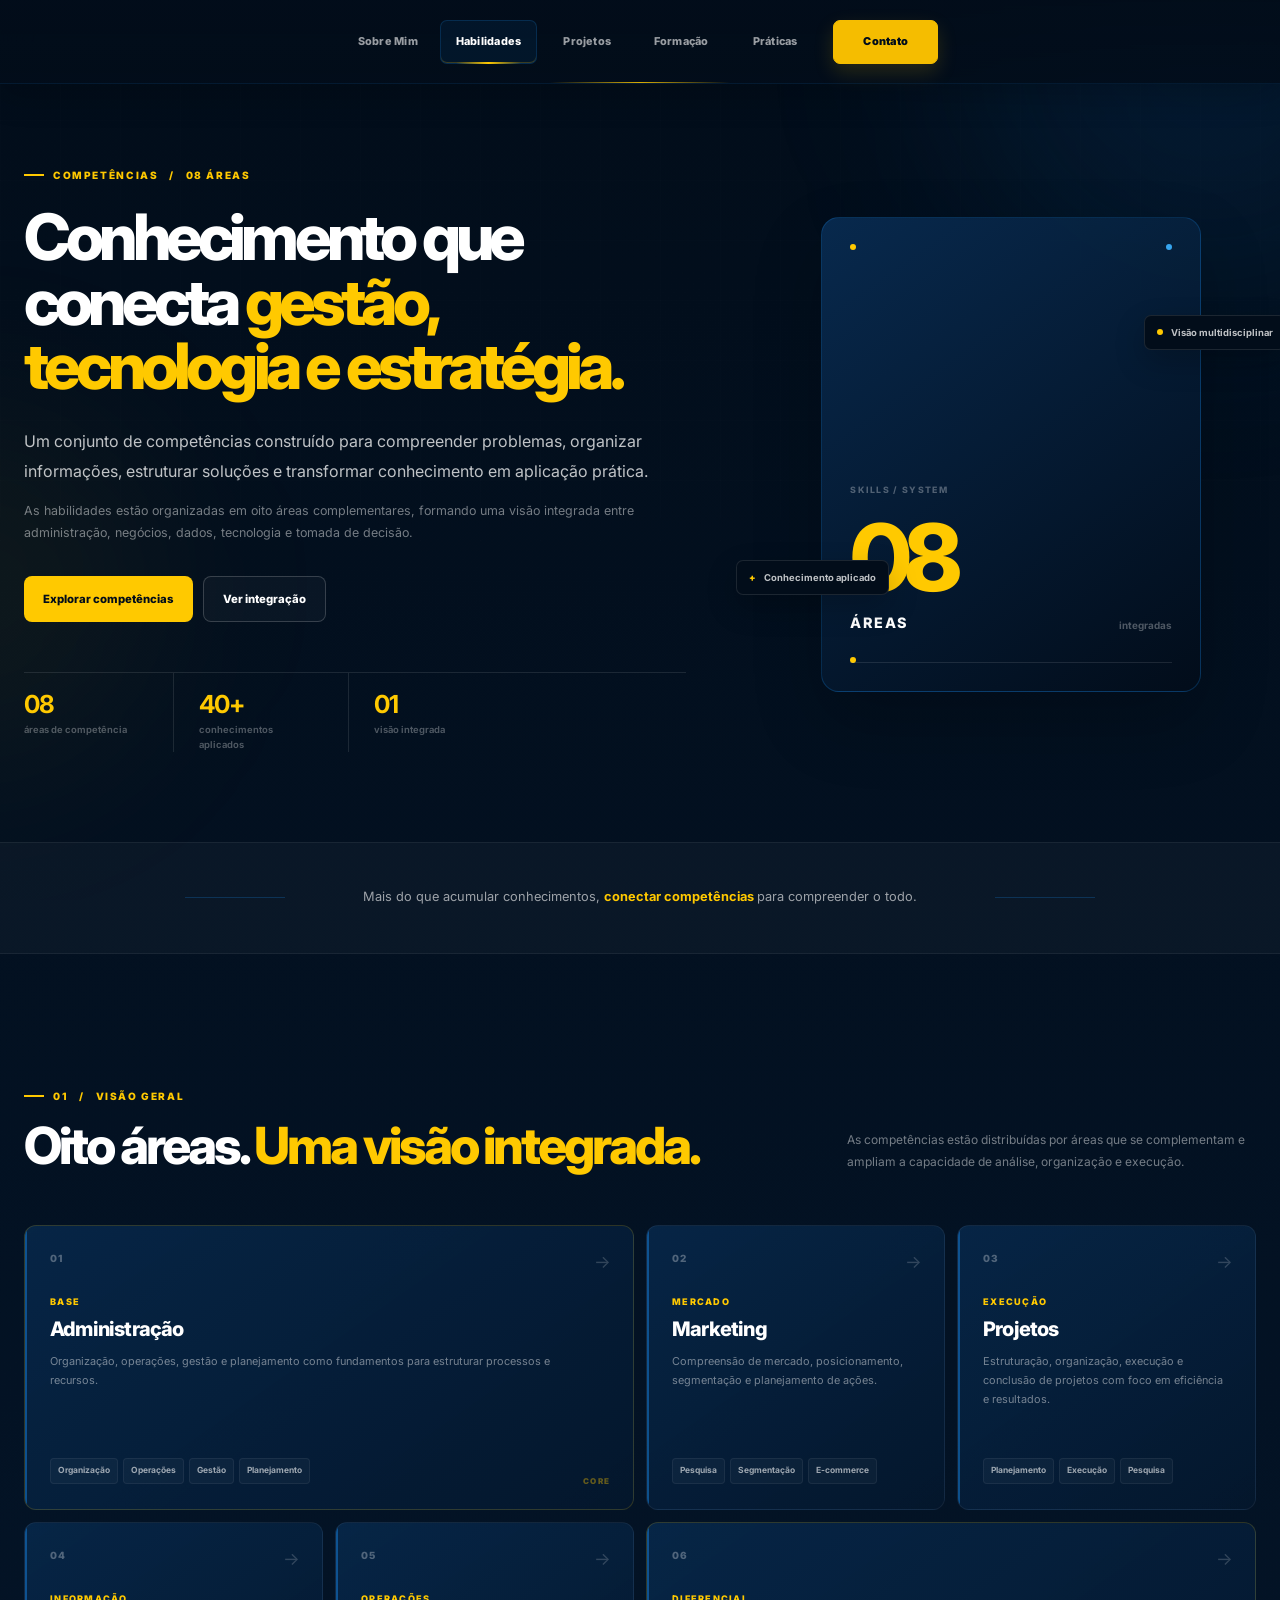
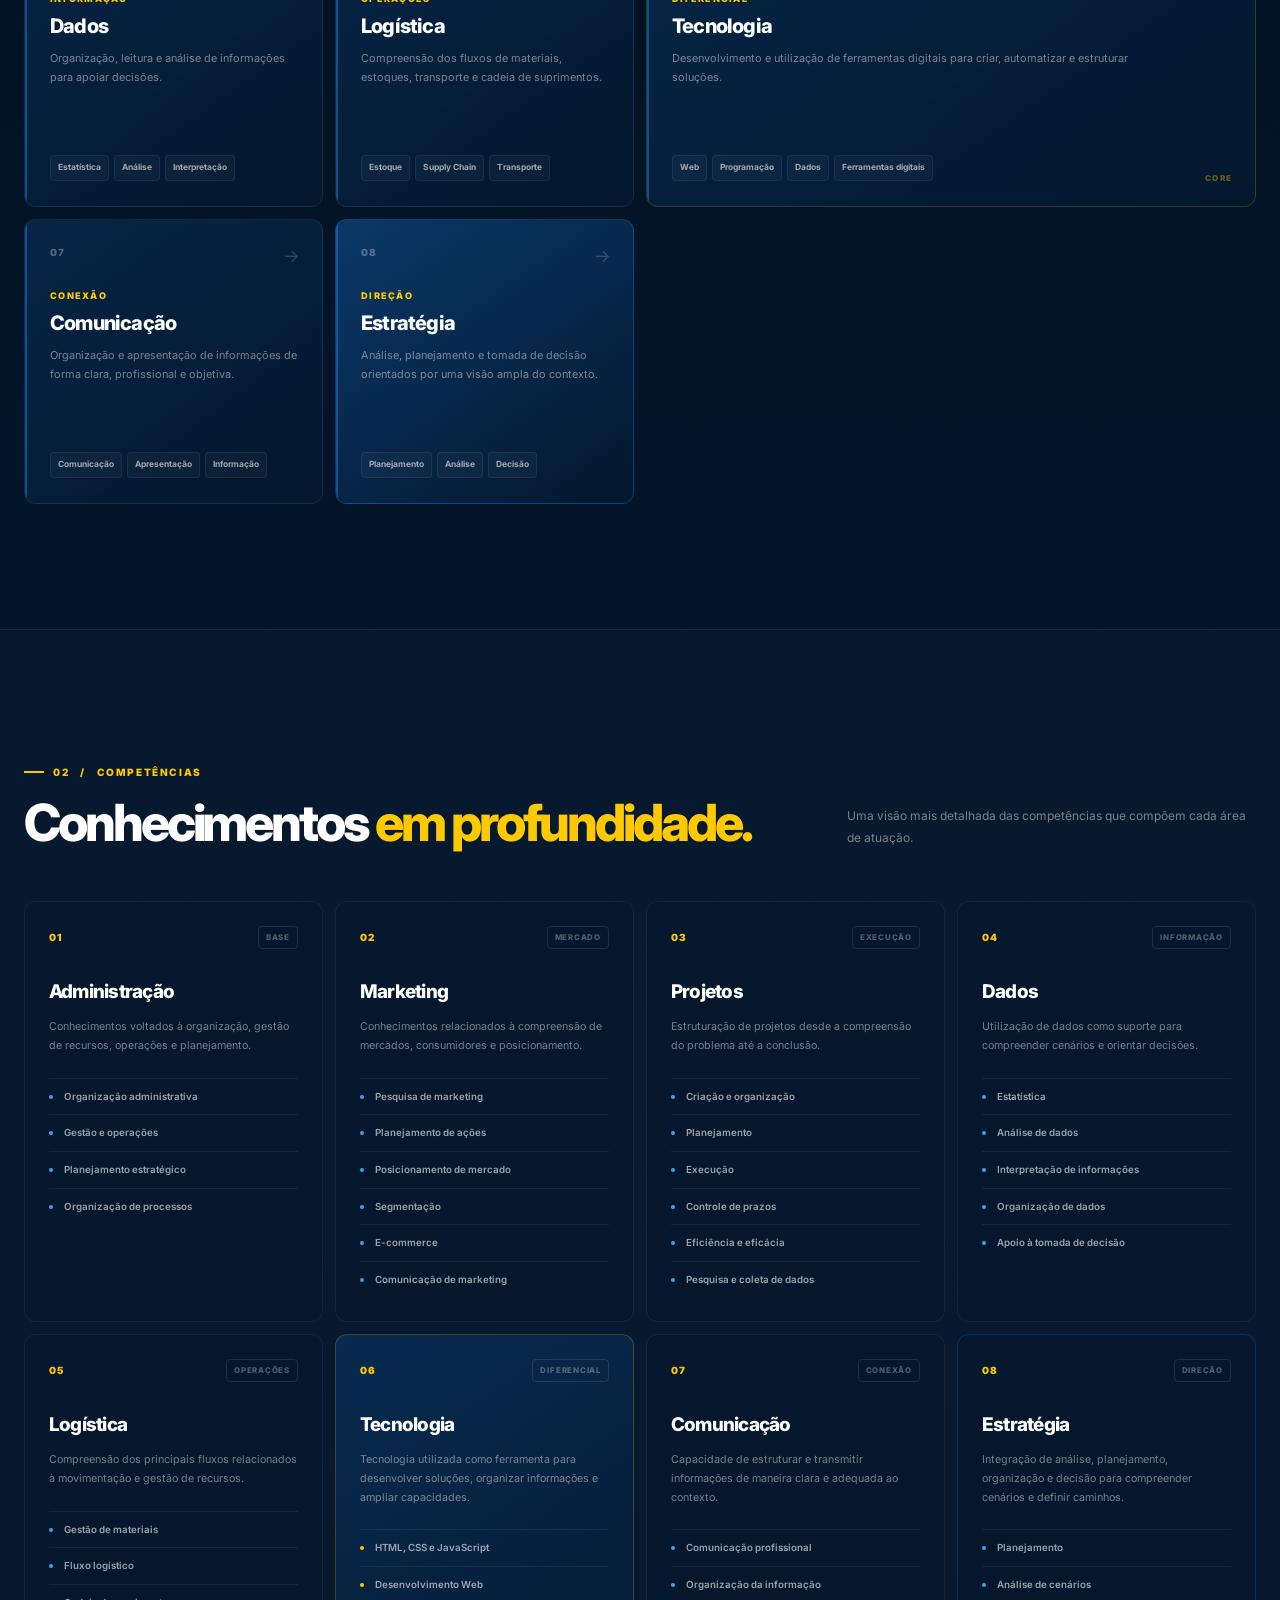
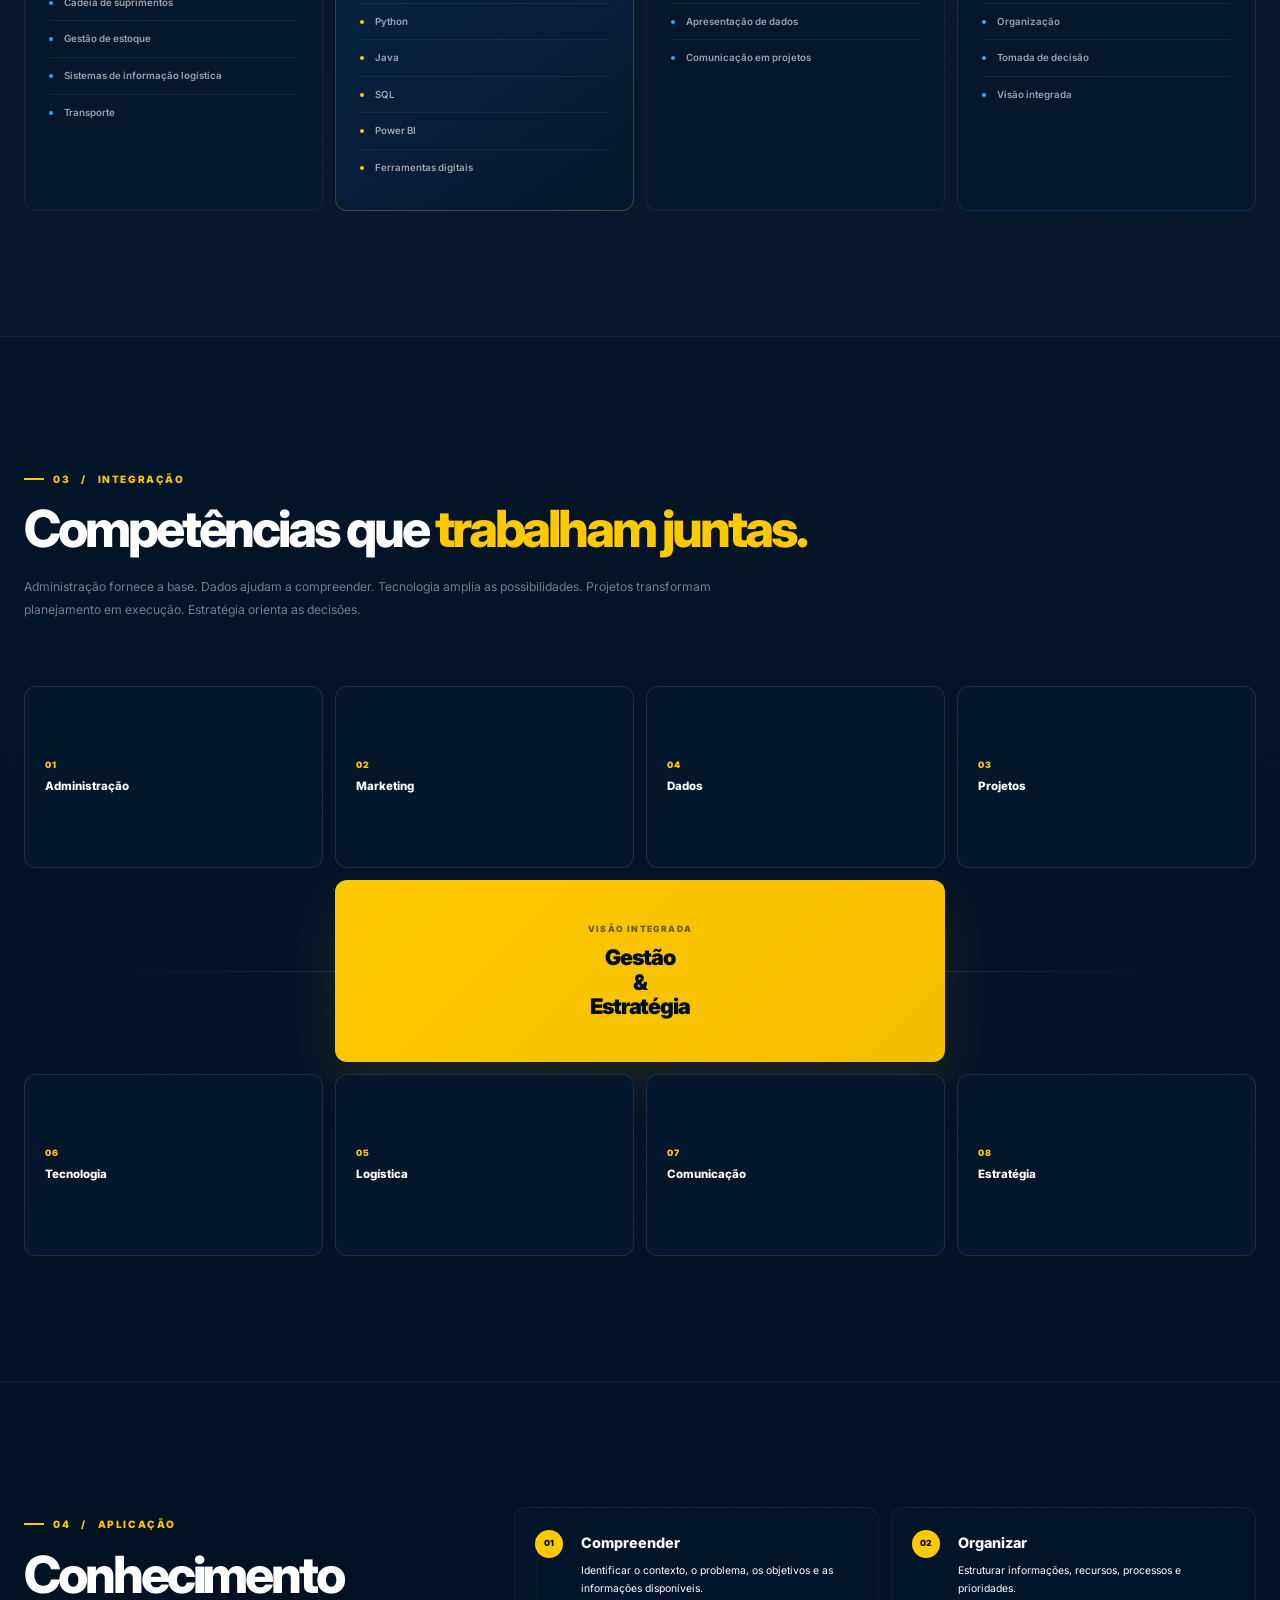
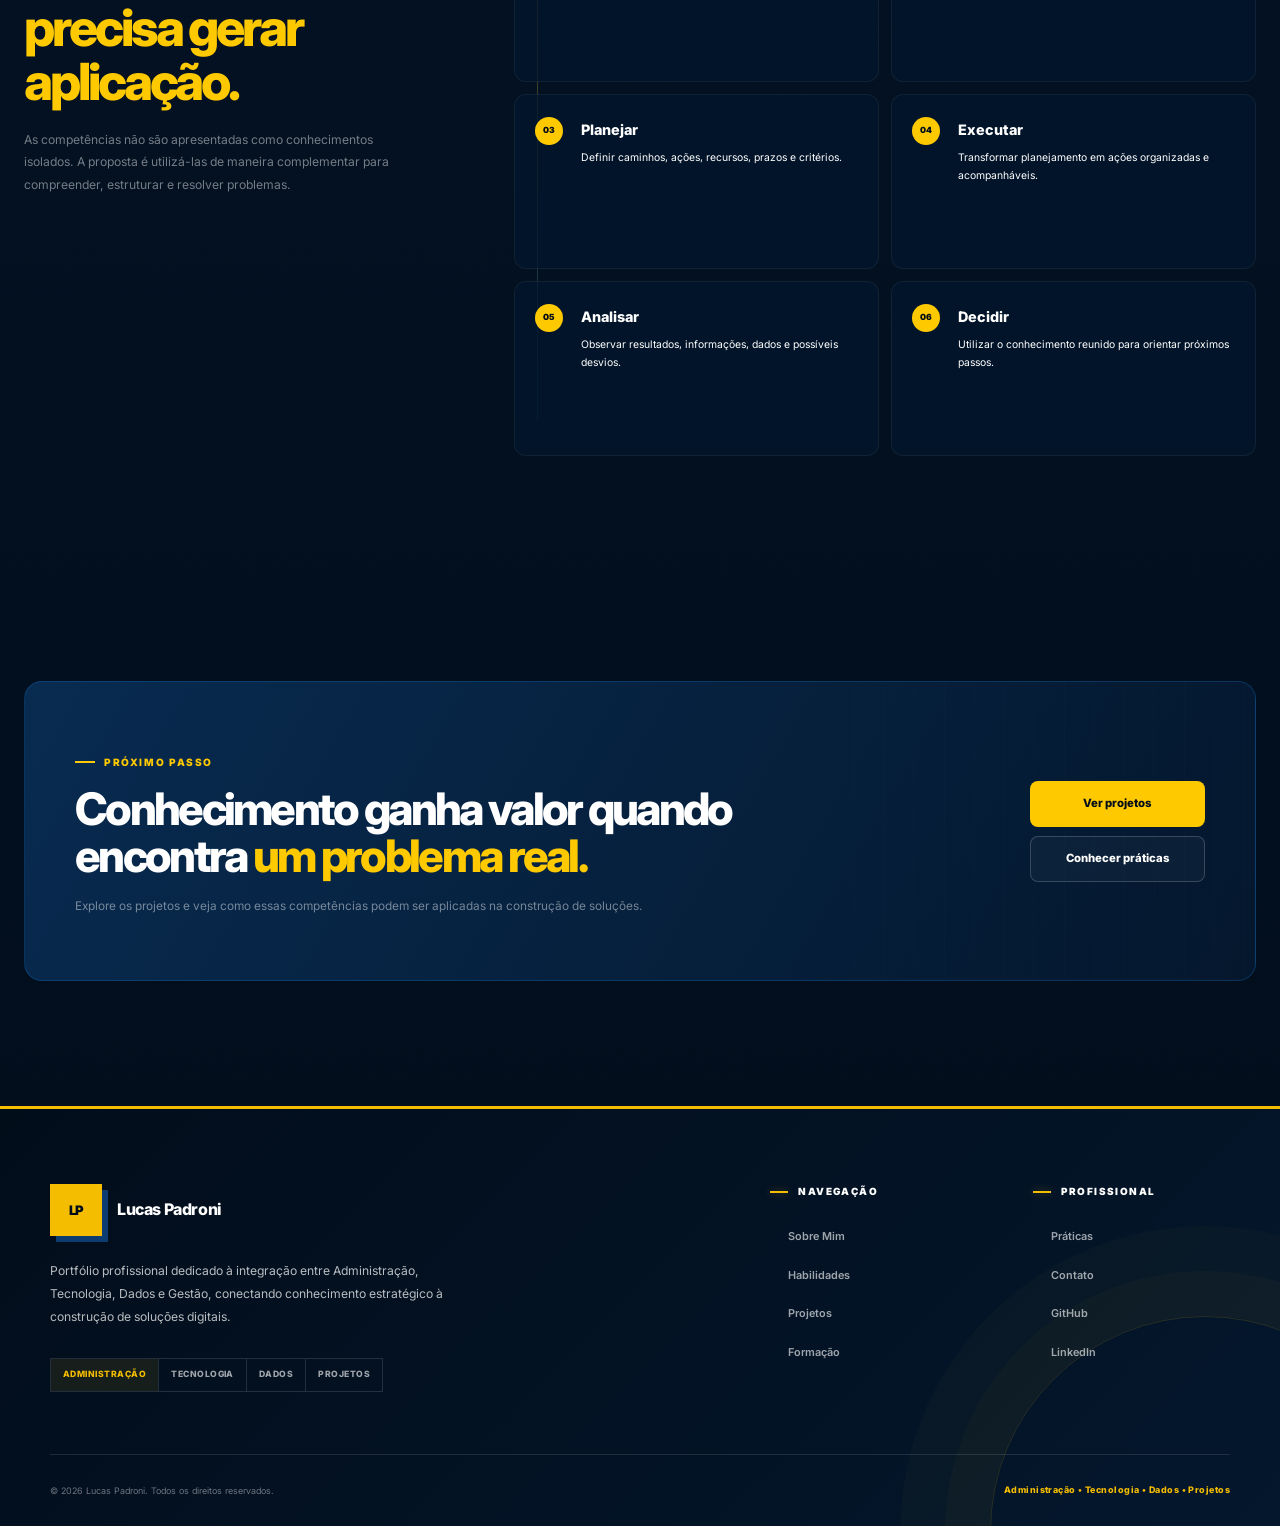
<file: habilidades.html>
<!DOCTYPE html>
<html lang="pt-BR">

<head>
    <meta charset="UTF-8">

    <meta
        name="viewport"
        content="width=device-width, initial-scale=1.0"
    >

    <meta
        name="description"
        content="Conheça as competências de Lucas Padroni nas áreas de Administração, Marketing, Projetos, Dados, Logística, Tecnologia, Comunicação e Estratégia."
    >

    <meta
        name="author"
        content="Lucas Padroni"
    >

    <meta
        name="theme-color"
        content="#061a33"
    >

    <title>Habilidades | Lucas Padroni</title>

    <link
        rel="preconnect"
        href="https://fonts.googleapis.com"
    >

    <link
        rel="preconnect"
        href="https://fonts.gstatic.com"
        crossorigin
    >

    <link
        href="https://fonts.googleapis.com/css2?family=Inter:wght@400;500;600;700;800&display=swap"
        rel="stylesheet"
    >

    <link
        rel="stylesheet"
        href="css/habilidades.css"
    >
</head>

<body>

<!-- ============================================================
     INTRO — HABILIDADES
============================================================ -->

<div class="intro" id="intro" data-title="HABILIDADES">

    <div class="intro__background"></div>

    <div class="intro__glow intro__glow--one"></div>

    <div class="intro__glow intro__glow--two"></div>

    <div class="intro__glow intro__glow--three"></div>

    <div class="intro__content">

        <div class="intro__line"></div>

        <h1 class="intro__title">
            HABILIDADES
        </h1>

        <div class="intro__line"></div>

    </div>

</div>

    <!-- =========================================================
         ACESSIBILIDADE
    ========================================================== -->

    <a
        href="#main-content"
        class="skip-link"
    >
        Pular para o conteúdo
    </a>


    <!-- =========================================================
         ELEMENTOS VISUAIS DE FUNDO
    ========================================================== -->

    <div
        class="background-effects"
        aria-hidden="true"
    >
        <div class="background-grid"></div>

        <div class="background-glow background-glow--blue"></div>

        <div class="background-glow background-glow--yellow"></div>
    </div>


    <!-- =========================================================
         HEADER
    ========================================================== -->

    <header class="site-header">

        <div class="container site-header__container">

            <button
                class="menu-toggle"
                type="button"
                aria-label="Abrir menu de navegação"
                aria-controls="main-navigation"
                aria-expanded="false"
            >
                <span></span>
                <span></span>
                <span></span>
            </button>

            <nav
                class="main-navigation"
                id="main-navigation"
                aria-label="Navegação principal"
            >

                <ul class="main-navigation__list">

                    <li class="main-navigation__item">
                        <a
                            class="main-navigation__link"
                            href="index.html"
                        >
                            Sobre Mim
                        </a>
                    </li>

                    <li class="main-navigation__item">
                        <a
                            class="main-navigation__link main-navigation__link--active"
                            href="habilidades.html"
                            aria-current="page"
                        >
                            Habilidades
                        </a>
                    </li>

                    <li class="main-navigation__item">
                        <a
                            class="main-navigation__link"
                            href="projetos.html"
                        >
                            Projetos
                        </a>
                    </li>

                    <li class="main-navigation__item">
                        <a
                            class="main-navigation__link"
                            href="formacao.html"
                        >
                            Formação
                        </a>
                    </li>

                    <li class="main-navigation__item">
                        <a
                            class="main-navigation__link"
                            href="praticas.html"
                        >
                            Práticas
                        </a>
                    </li>

                    <li class="main-navigation__item">
                        <a
                            class="main-navigation__link main-navigation__link--cta"
                            href="contatos.html"
                        >
                            Contato
                        </a>
                    </li>

                </ul>

            </nav>

        </div>

    </header>


    <!-- =========================================================
         CONTEÚDO PRINCIPAL
    ========================================================== -->

    <main id="main-content">


        <!-- =====================================================
             HERO — HABILIDADES
        ====================================================== -->

        <section
            class="hero skills-hero"
            aria-labelledby="skills-title"
        >

            <div class="container hero__container">

                <div class="hero__content">

                    <span class="section-label">
                        Competências &nbsp; / &nbsp; 08 áreas
                    </span>


                    <h1
                        id="skills-title"
                        class="hero__title"
                    >
                        Conhecimento que conecta
                        <span class="text-highlight">
                            gestão, tecnologia e estratégia.
                        </span>
                    </h1>


                    <p class="hero__description">
                        Um conjunto de competências construído para
                        compreender problemas, organizar informações,
                        estruturar soluções e transformar conhecimento
                        em aplicação prática.
                    </p>


                    <p class="hero__supporting-text">
                        As habilidades estão organizadas em oito áreas
                        complementares, formando uma visão integrada
                        entre administração, negócios, dados, tecnologia
                        e tomada de decisão.
                    </p>


                    <div class="hero__actions">

                        <a
                            href="#areas"
                            class="button button--primary"
                        >
                            Explorar competências
                        </a>

                        <a
                            href="#integracao"
                            class="button button--secondary"
                        >
                            Ver integração
                        </a>

                    </div>


                    <div class="hero__indicators">

                        <div class="hero-indicator">

                            <strong>08</strong>

                            <span>
                                áreas de competência
                            </span>

                        </div>


                        <div class="hero-indicator">

                            <strong>40+</strong>

                            <span>
                                conhecimentos aplicados
                            </span>

                        </div>


                        <div class="hero-indicator">

                            <strong>01</strong>

                            <span>
                                visão integrada
                            </span>

                        </div>

                    </div>

                </div>


                <!-- =================================================
                     VISUAL DA PÁGINA
                ================================================== -->

                <div
                    class="hero__visual skills-hero__visual"
                    aria-hidden="true"
                >

                    <div class="profile-orbit skills-orbit">

                        <div class="profile-orbit__outer"></div>

                        <div class="profile-orbit__middle"></div>

                        <div class="profile-orbit__inner"></div>


                        <span class="orbit-dot orbit-dot--one"></span>

                        <span class="orbit-dot orbit-dot--two"></span>

                        <span class="orbit-dot orbit-dot--three"></span>


                        <div class="skills-core">

                            <span class="skills-core__number">
                                08
                            </span>

                            <span class="skills-core__label">
                                Áreas
                            </span>

                            <span class="skills-core__description">
                                integradas
                            </span>

                        </div>

                    </div>


                    <div class="floating-badge floating-badge--top">

                        <span class="floating-badge__indicator"></span>

                        <span>
                            Visão multidisciplinar
                        </span>

                    </div>


                    <div class="floating-badge floating-badge--bottom">

                        <span class="floating-badge__icon">
                            +
                        </span>

                        <span>
                            Conhecimento aplicado
                        </span>

                    </div>

                </div>

            </div>

        </section>


        <!-- =====================================================
             FRASE DE POSICIONAMENTO
        ====================================================== -->

        <section
            class="statement-section"
            aria-label="Posicionamento profissional"
        >

            <div class="container">

                <div class="statement">

                    <span class="statement__line"></span>

                    <p>
                        Mais do que acumular conhecimentos,
                        <strong>
                            conectar competências
                        </strong>
                        para compreender o todo.
                    </p>

                    <span class="statement__line"></span>

                </div>

            </div>

        </section>


        <!-- =====================================================
             VISÃO GERAL DAS ÁREAS
        ====================================================== -->

        <section
            class="areas skills-areas"
            id="areas"
            aria-labelledby="areas-title"
        >

            <div class="container">

                <div class="section-header">

                    <div>

                        <span class="section-label">
                            01 &nbsp; / &nbsp; Visão geral
                        </span>

                        <h2 id="areas-title">
                            Oito áreas.
                            <span class="text-highlight">
                                Uma visão integrada.
                            </span>
                        </h2>

                    </div>

                    <p>
                        As competências estão distribuídas por áreas
                        que se complementam e ampliam a capacidade de
                        análise, organização e execução.
                    </p>

                </div>


                <div class="areas-grid">


                    <!-- ADMINISTRAÇÃO -->

                    <article
                        class="area-card area-card--featured"
                        id="administracao"
                    >

                        <div class="area-card__number">
                            01
                        </div>

                        <div class="area-card__content">

                            <span class="area-card__label">
                                Base
                            </span>

                            <h3>
                                Administração
                            </h3>

                            <p>
                                Organização, operações, gestão e
                                planejamento como fundamentos para
                                estruturar processos e recursos.
                            </p>

                            <div class="area-card__skills">

                                <span>Organização</span>
                                <span>Operações</span>
                                <span>Gestão</span>
                                <span>Planejamento</span>

                            </div>

                        </div>

                        <span class="area-card__arrow">
                            →
                        </span>

                    </article>


                    <!-- MARKETING -->

                    <article
                        class="area-card"
                        id="marketing"
                    >

                        <div class="area-card__number">
                            02
                        </div>

                        <div class="area-card__content">

                            <span class="area-card__label">
                                Mercado
                            </span>

                            <h3>
                                Marketing
                            </h3>

                            <p>
                                Compreensão de mercado, posicionamento,
                                segmentação e planejamento de ações.
                            </p>

                            <div class="area-card__skills">

                                <span>Pesquisa</span>
                                <span>Segmentação</span>
                                <span>E-commerce</span>

                            </div>

                        </div>

                        <span class="area-card__arrow">
                            →
                        </span>

                    </article>


                    <!-- PROJETOS -->

                    <article
                        class="area-card"
                        id="projetos"
                    >

                        <div class="area-card__number">
                            03
                        </div>

                        <div class="area-card__content">

                            <span class="area-card__label">
                                Execução
                            </span>

                            <h3>
                                Projetos
                            </h3>

                            <p>
                                Estruturação, organização, execução e
                                conclusão de projetos com foco em
                                eficiência e resultados.
                            </p>

                            <div class="area-card__skills">

                                <span>Planejamento</span>
                                <span>Execução</span>
                                <span>Pesquisa</span>

                            </div>

                        </div>

                        <span class="area-card__arrow">
                            →
                        </span>

                    </article>


                    <!-- DADOS -->

                    <article
                        class="area-card"
                        id="dados"
                    >

                        <div class="area-card__number">
                            04
                        </div>

                        <div class="area-card__content">

                            <span class="area-card__label">
                                Informação
                            </span>

                            <h3>
                                Dados
                            </h3>

                            <p>
                                Organização, leitura e análise de
                                informações para apoiar decisões.
                            </p>

                            <div class="area-card__skills">

                                <span>Estatística</span>
                                <span>Análise</span>
                                <span>Interpretação</span>

                            </div>

                        </div>

                        <span class="area-card__arrow">
                            →
                        </span>

                    </article>


                    <!-- LOGÍSTICA -->

                    <article
                        class="area-card"
                        id="logistica"
                    >

                        <div class="area-card__number">
                            05
                        </div>

                        <div class="area-card__content">

                            <span class="area-card__label">
                                Operações
                            </span>

                            <h3>
                                Logística
                            </h3>

                            <p>
                                Compreensão dos fluxos de materiais,
                                estoques, transporte e cadeia de
                                suprimentos.
                            </p>

                            <div class="area-card__skills">

                                <span>Estoque</span>
                                <span>Supply Chain</span>
                                <span>Transporte</span>

                            </div>

                        </div>

                        <span class="area-card__arrow">
                            →
                        </span>

                    </article>


                    <!-- TECNOLOGIA -->

                    <article
                        class="area-card area-card--featured"
                        id="tecnologia"
                    >

                        <div class="area-card__number">
                            06
                        </div>

                        <div class="area-card__content">

                            <span class="area-card__label">
                                Diferencial
                            </span>

                            <h3>
                                Tecnologia
                            </h3>

                            <p>
                                Desenvolvimento e utilização de
                                ferramentas digitais para criar,
                                automatizar e estruturar soluções.
                            </p>

                            <div class="area-card__skills">

                                <span>Web</span>
                                <span>Programação</span>
                                <span>Dados</span>
                                <span>Ferramentas digitais</span>

                            </div>

                        </div>

                        <span class="area-card__arrow">
                            →
                        </span>

                    </article>


                    <!-- COMUNICAÇÃO -->

                    <article
                        class="area-card"
                        id="comunicacao"
                    >

                        <div class="area-card__number">
                            07
                        </div>

                        <div class="area-card__content">

                            <span class="area-card__label">
                                Conexão
                            </span>

                            <h3>
                                Comunicação
                            </h3>

                            <p>
                                Organização e apresentação de
                                informações de forma clara,
                                profissional e objetiva.
                            </p>

                            <div class="area-card__skills">

                                <span>Comunicação</span>
                                <span>Apresentação</span>
                                <span>Informação</span>

                            </div>

                        </div>

                        <span class="area-card__arrow">
                            →
                        </span>

                    </article>


                    <!-- ESTRATÉGIA -->

                    <article
                        class="area-card area-card--strategic"
                        id="estrategia"
                    >

                        <div class="area-card__number">
                            08
                        </div>

                        <div class="area-card__content">

                            <span class="area-card__label">
                                Direção
                            </span>

                            <h3>
                                Estratégia
                            </h3>

                            <p>
                                Análise, planejamento e tomada de
                                decisão orientados por uma visão
                                ampla do contexto.
                            </p>

                            <div class="area-card__skills">

                                <span>Planejamento</span>
                                <span>Análise</span>
                                <span>Decisão</span>

                            </div>

                        </div>

                        <span class="area-card__arrow">
                            →
                        </span>

                    </article>

                </div>

            </div>

        </section>


        <!-- =====================================================
             DETALHAMENTO DAS COMPETÊNCIAS
        ====================================================== -->

        <section
            class="skills-details"
            aria-labelledby="details-title"
        >

            <div class="container">

                <div class="section-header">

                    <div>

                        <span class="section-label">
                            02 &nbsp; / &nbsp; Competências
                        </span>

                        <h2 id="details-title">
                            Conhecimentos
                            <span class="text-highlight">
                                em profundidade.
                            </span>
                        </h2>

                    </div>

                    <p>
                        Uma visão mais detalhada das competências que
                        compõem cada área de atuação.
                    </p>

                </div>


                <div class="skills-details__grid">


                    <!-- ADMINISTRAÇÃO -->

                    <article
                        class="skill-detail-card"
                        id="skill-administracao"
                    >

                        <div class="skill-detail-card__header">

                            <span class="skill-detail-card__number">
                                01
                            </span>

                            <span class="skill-detail-card__category">
                                Base
                            </span>

                        </div>

                        <h3>
                            Administração
                        </h3>

                        <p>
                            Conhecimentos voltados à organização,
                            gestão de recursos, operações e
                            planejamento.
                        </p>

                        <ul>

                            <li>
                                Organização administrativa
                            </li>

                            <li>
                                Gestão e operações
                            </li>

                            <li>
                                Planejamento estratégico
                            </li>

                            <li>
                                Organização de processos
                            </li>

                        </ul>

                    </article>


                    <!-- MARKETING -->

                    <article
                        class="skill-detail-card"
                        id="skill-marketing"
                    >

                        <div class="skill-detail-card__header">

                            <span class="skill-detail-card__number">
                                02
                            </span>

                            <span class="skill-detail-card__category">
                                Mercado
                            </span>

                        </div>

                        <h3>
                            Marketing
                        </h3>

                        <p>
                            Conhecimentos relacionados à compreensão
                            de mercados, consumidores e posicionamento.
                        </p>

                        <ul>

                            <li>
                                Pesquisa de marketing
                            </li>

                            <li>
                                Planejamento de ações
                            </li>

                            <li>
                                Posicionamento de mercado
                            </li>

                            <li>
                                Segmentação
                            </li>

                            <li>
                                E-commerce
                            </li>

                            <li>
                                Comunicação de marketing
                            </li>

                        </ul>

                    </article>


                    <!-- PROJETOS -->

                    <article
                        class="skill-detail-card"
                        id="skill-projetos"
                    >

                        <div class="skill-detail-card__header">

                            <span class="skill-detail-card__number">
                                03
                            </span>

                            <span class="skill-detail-card__category">
                                Execução
                            </span>

                        </div>

                        <h3>
                            Projetos
                        </h3>

                        <p>
                            Estruturação de projetos desde a
                            compreensão do problema até a conclusão.
                        </p>

                        <ul>

                            <li>
                                Criação e organização
                            </li>

                            <li>
                                Planejamento
                            </li>

                            <li>
                                Execução
                            </li>

                            <li>
                                Controle de prazos
                            </li>

                            <li>
                                Eficiência e eficácia
                            </li>

                            <li>
                                Pesquisa e coleta de dados
                            </li>

                        </ul>

                    </article>


                    <!-- DADOS -->

                    <article
                        class="skill-detail-card"
                        id="skill-dados"
                    >

                        <div class="skill-detail-card__header">

                            <span class="skill-detail-card__number">
                                04
                            </span>

                            <span class="skill-detail-card__category">
                                Informação
                            </span>

                        </div>

                        <h3>
                            Dados
                        </h3>

                        <p>
                            Utilização de dados como suporte para
                            compreender cenários e orientar decisões.
                        </p>

                        <ul>

                            <li>
                                Estatística
                            </li>

                            <li>
                                Análise de dados
                            </li>

                            <li>
                                Interpretação de informações
                            </li>

                            <li>
                                Organização de dados
                            </li>

                            <li>
                                Apoio à tomada de decisão
                            </li>

                        </ul>

                    </article>


                    <!-- LOGÍSTICA -->

                    <article
                        class="skill-detail-card"
                        id="skill-logistica"
                    >

                        <div class="skill-detail-card__header">

                            <span class="skill-detail-card__number">
                                05
                            </span>

                            <span class="skill-detail-card__category">
                                Operações
                            </span>

                        </div>

                        <h3>
                            Logística
                        </h3>

                        <p>
                            Compreensão dos principais fluxos
                            relacionados à movimentação e gestão
                            de recursos.
                        </p>

                        <ul>

                            <li>
                                Gestão de materiais
                            </li>

                            <li>
                                Fluxo logístico
                            </li>

                            <li>
                                Cadeia de suprimentos
                            </li>

                            <li>
                                Gestão de estoque
                            </li>

                            <li>
                                Sistemas de informação logística
                            </li>

                            <li>
                                Transporte
                            </li>

                        </ul>

                    </article>


                    <!-- TECNOLOGIA -->

                    <article
                        class="skill-detail-card skill-detail-card--featured"
                        id="skill-tecnologia"
                    >

                        <div class="skill-detail-card__header">

                            <span class="skill-detail-card__number">
                                06
                            </span>

                            <span class="skill-detail-card__category">
                                Diferencial
                            </span>

                        </div>

                        <h3>
                            Tecnologia
                        </h3>

                        <p>
                            Tecnologia utilizada como ferramenta para
                            desenvolver soluções, organizar informações
                            e ampliar capacidades.
                        </p>

                        <ul>

                            <li>
                                HTML, CSS e JavaScript
                            </li>

                            <li>
                                Desenvolvimento Web
                            </li>

                            <li>
                                Python
                            </li>

                            <li>
                                Java
                            </li>

                            <li>
                                SQL
                            </li>

                            <li>
                                Power BI
                            </li>

                            <li>
                                Ferramentas digitais
                            </li>

                        </ul>

                    </article>


                    <!-- COMUNICAÇÃO -->

                    <article
                        class="skill-detail-card"
                        id="skill-comunicacao"
                    >

                        <div class="skill-detail-card__header">

                            <span class="skill-detail-card__number">
                                07
                            </span>

                            <span class="skill-detail-card__category">
                                Conexão
                            </span>

                        </div>

                        <h3>
                            Comunicação
                        </h3>

                        <p>
                            Capacidade de estruturar e transmitir
                            informações de maneira clara e adequada
                            ao contexto.
                        </p>

                        <ul>

                            <li>
                                Comunicação profissional
                            </li>

                            <li>
                                Organização da informação
                            </li>

                            <li>
                                Apresentação de dados
                            </li>

                            <li>
                                Comunicação em projetos
                            </li>

                        </ul>

                    </article>


                    <!-- ESTRATÉGIA -->

                    <article
                        class="skill-detail-card skill-detail-card--strategic"
                        id="skill-estrategia"
                    >

                        <div class="skill-detail-card__header">

                            <span class="skill-detail-card__number">
                                08
                            </span>

                            <span class="skill-detail-card__category">
                                Direção
                            </span>

                        </div>

                        <h3>
                            Estratégia
                        </h3>

                        <p>
                            Integração de análise, planejamento,
                            organização e decisão para compreender
                            cenários e definir caminhos.
                        </p>

                        <ul>

                            <li>
                                Planejamento
                            </li>

                            <li>
                                Análise de cenários
                            </li>

                            <li>
                                Organização
                            </li>

                            <li>
                                Tomada de decisão
                            </li>

                            <li>
                                Visão integrada
                            </li>

                        </ul>

                    </article>

                </div>

            </div>

        </section>


        <!-- =====================================================
             INTEGRAÇÃO DAS COMPETÊNCIAS
        ====================================================== -->

        <section
            class="integration skills-integration"
            id="integracao"
            aria-labelledby="integration-title"
        >

            <div class="container">

                <div class="integration__header">

                    <span class="section-label">
                        03 &nbsp; / &nbsp; Integração
                    </span>

                    <h2 id="integration-title">
                        Competências que
                        <span class="text-highlight">
                            trabalham juntas.
                        </span>
                    </h2>

                    <p>
                        Administração fornece a base. Dados ajudam a
                        compreender. Tecnologia amplia as possibilidades.
                        Projetos transformam planejamento em execução.
                        Estratégia orienta as decisões.
                    </p>

                </div>


                <div class="integration-map">


                    <!-- NÓ PRINCIPAL -->

                    <div class="integration-node integration-node--main">

                        <span class="integration-node__eyebrow">
                            Visão integrada
                        </span>

                        <strong>
                            Gestão
                            <br>
                            &amp;
                            <br>
                            Estratégia
                        </strong>

                    </div>


                    <!-- ADMINISTRAÇÃO -->

                    <div class="integration-node integration-node--admin">

                        <span class="integration-node__number">
                            01
                        </span>

                        <strong>
                            Administração
                        </strong>

                    </div>


                    <!-- MARKETING -->

                    <div class="integration-node integration-node--marketing">

                        <span class="integration-node__number">
                            02
                        </span>

                        <strong>
                            Marketing
                        </strong>

                    </div>


                    <!-- DADOS -->

                    <div class="integration-node integration-node--data">

                        <span class="integration-node__number">
                            04
                        </span>

                        <strong>
                            Dados
                        </strong>

                    </div>


                    <!-- PROJETOS -->

                    <div class="integration-node integration-node--projects">

                        <span class="integration-node__number">
                            03
                        </span>

                        <strong>
                            Projetos
                        </strong>

                    </div>


                    <!-- TECNOLOGIA -->

                    <div class="integration-node integration-node--technology">

                        <span class="integration-node__number">
                            06
                        </span>

                        <strong>
                            Tecnologia
                        </strong>

                    </div>


                    <!-- LOGÍSTICA -->

                    <div class="integration-node integration-node--logistics">

                        <span class="integration-node__number">
                            05
                        </span>

                        <strong>
                            Logística
                        </strong>

                    </div>


                    <!-- COMUNICAÇÃO -->

                    <div class="integration-node integration-node--communication">

                        <span class="integration-node__number">
                            07
                        </span>

                        <strong>
                            Comunicação
                        </strong>

                    </div>


                    <!-- ESTRATÉGIA -->

                    <div class="integration-node integration-node--strategy">

                        <span class="integration-node__number">
                            08
                        </span>

                        <strong>
                            Estratégia
                        </strong>

                    </div>

                </div>

            </div>

        </section>


        <!-- =====================================================
             COMO AS COMPETÊNCIAS SE COMPLEMENTAM
        ====================================================== -->

        <section
            class="methodology skills-methodology"
            aria-labelledby="skills-methodology-title"
        >

            <div class="container methodology__layout">

                <div class="methodology__intro">

                    <span class="section-label">
                        04 &nbsp; / &nbsp; Aplicação
                    </span>

                    <h2 id="skills-methodology-title">
                        Conhecimento
                        <span class="text-highlight">
                            precisa gerar aplicação.
                        </span>
                    </h2>

                    <p>
                        As competências não são apresentadas como
                        conhecimentos isolados. A proposta é utilizá-las
                        de maneira complementar para compreender,
                        estruturar e resolver problemas.
                    </p>

                </div>


                <div class="methodology__steps">


                    <article class="method-step">

                        <span class="method-step__number">
                            01
                        </span>

                        <div>

                            <h3>
                                Compreender
                            </h3>

                            <p>
                                Identificar o contexto, o problema,
                                os objetivos e as informações
                                disponíveis.
                            </p>

                        </div>

                    </article>


                    <article class="method-step">

                        <span class="method-step__number">
                            02
                        </span>

                        <div>

                            <h3>
                                Organizar
                            </h3>

                            <p>
                                Estruturar informações, recursos,
                                processos e prioridades.
                            </p>

                        </div>

                    </article>


                    <article class="method-step">

                        <span class="method-step__number">
                            03
                        </span>

                        <div>

                            <h3>
                                Planejar
                            </h3>

                            <p>
                                Definir caminhos, ações, recursos,
                                prazos e critérios.
                            </p>

                        </div>

                    </article>


                    <article class="method-step">

                        <span class="method-step__number">
                            04
                        </span>

                        <div>

                            <h3>
                                Executar
                            </h3>

                            <p>
                                Transformar planejamento em ações
                                organizadas e acompanháveis.
                            </p>

                        </div>

                    </article>


                    <article class="method-step">

                        <span class="method-step__number">
                            05
                        </span>

                        <div>

                            <h3>
                                Analisar
                            </h3>

                            <p>
                                Observar resultados, informações,
                                dados e possíveis desvios.
                            </p>

                        </div>

                    </article>


                    <article class="method-step">

                        <span class="method-step__number">
                            06
                        </span>

                        <div>

                            <h3>
                                Decidir
                            </h3>

                            <p>
                                Utilizar o conhecimento reunido para
                                orientar próximos passos.
                            </p>

                        </div>

                    </article>

                </div>

            </div>

        </section>


        <!-- =====================================================
             CTA
        ====================================================== -->

        <section
            class="cta-section"
            aria-labelledby="skills-cta-title"
        >

            <div class="container">

                <div class="cta-card">

                    <div class="cta-card__content">

                        <span class="section-label">
                            Próximo passo
                        </span>

                        <h2 id="skills-cta-title">
                            Conhecimento ganha valor
                            quando encontra
                            <span class="text-highlight">
                                um problema real.
                            </span>
                        </h2>

                        <p>
                            Explore os projetos e veja como essas
                            competências podem ser aplicadas na
                            construção de soluções.
                        </p>

                    </div>


                    <div class="cta-card__actions">

                        <a
                            href="projetos.html"
                            class="button button--primary"
                        >
                            Ver projetos
                        </a>

                        <a
                            href="praticas.html"
                            class="button button--secondary"
                        >
                            Conhecer práticas
                        </a>

                    </div>

                </div>

            </div>

        </section>

    </main>


    <!-- =========================================================
         FOOTER
    ========================================================== -->

    <footer class="site-footer">

        <div class="site-footer__container">

            <div class="site-footer__main">

                <div class="site-footer__brand">

                    <a
                        href="index.html"
                        class="footer-brand"
                        aria-label="Voltar para a página inicial"
                    >

                        <span class="footer-brand__mark">
                            LP
                        </span>

                        <strong class="footer-brand__name">
                            Lucas Padroni
                        </strong>

                    </a>


                    <p class="site-footer__description">

                        Portfólio profissional dedicado à integração
                        entre Administração, Tecnologia, Dados e Gestão,
                        conectando conhecimento estratégico à construção
                        de soluções digitais.

                    </p>


                    <div
                        class="site-footer__focus"
                        aria-label="Áreas principais"
                    >

                        <span>Administração</span>
                        <span>Tecnologia</span>
                        <span>Dados</span>
                        <span>Projetos</span>

                    </div>

                </div>


                <nav
                    class="footer-navigation"
                    aria-label="Navegação do rodapé"
                >

                    <div class="footer-navigation__column">

                        <h2 class="footer-navigation__title">
                            Navegação
                        </h2>

                        <ul>

                            <li>
                                <a href="index.html">
                                    Sobre Mim
                                </a>
                            </li>

                            <li>
                                <a href="habilidades.html">
                                    Habilidades
                                </a>
                            </li>

                            <li>
                                <a href="projetos.html">
                                    Projetos
                                </a>
                            </li>

                            <li>
                                <a href="formacao.html">
                                    Formação
                                </a>
                            </li>

                        </ul>

                    </div>


                    <div class="footer-navigation__column">

                        <h2 class="footer-navigation__title">
                            Profissional
                        </h2>

                        <ul>

                            <li>
                                <a href="praticas.html">
                                    Práticas
                                </a>
                            </li>

                            <li>
                                <a href="contato.html">
                                    Contato
                                </a>
                            </li>

                            <li>
                                <a
                                    href="https://github.com/Lucas-web-creator"
                                    target="_blank"
                                    rel="noopener noreferrer"
                                >
                                    GitHub
                                </a>
                            </li>

                            <li>
                                <a
                                    href="https://www.linkedin.com/in/lucas-padroni-b14027430/"
                                    target="_blank"
                                    rel="noopener noreferrer"
                                >
                                    LinkedIn
                                </a>
                            </li>

                        </ul>

                    </div>

                </nav>

            </div>


            <div class="site-footer__bottom">

                <p class="site-footer__copyright">
                    © 2026 Lucas Padroni. Todos os direitos reservados.
                </p>

                <p class="site-footer__signature">
                    Administração • Tecnologia • Dados • Projetos
                </p>

            </div>

        </div>

    </footer>


    <!-- =========================================================
         JAVASCRIPT
    ========================================================== -->



    <script>

    document.addEventListener("DOMContentLoaded", () => {

        const intro = document.getElementById("intro");

        if (!intro) {
            return;
        }

        setTimeout(() => {

            intro.remove();

        }, 1000);

    });

    </script>




</body>

</html>
</file>
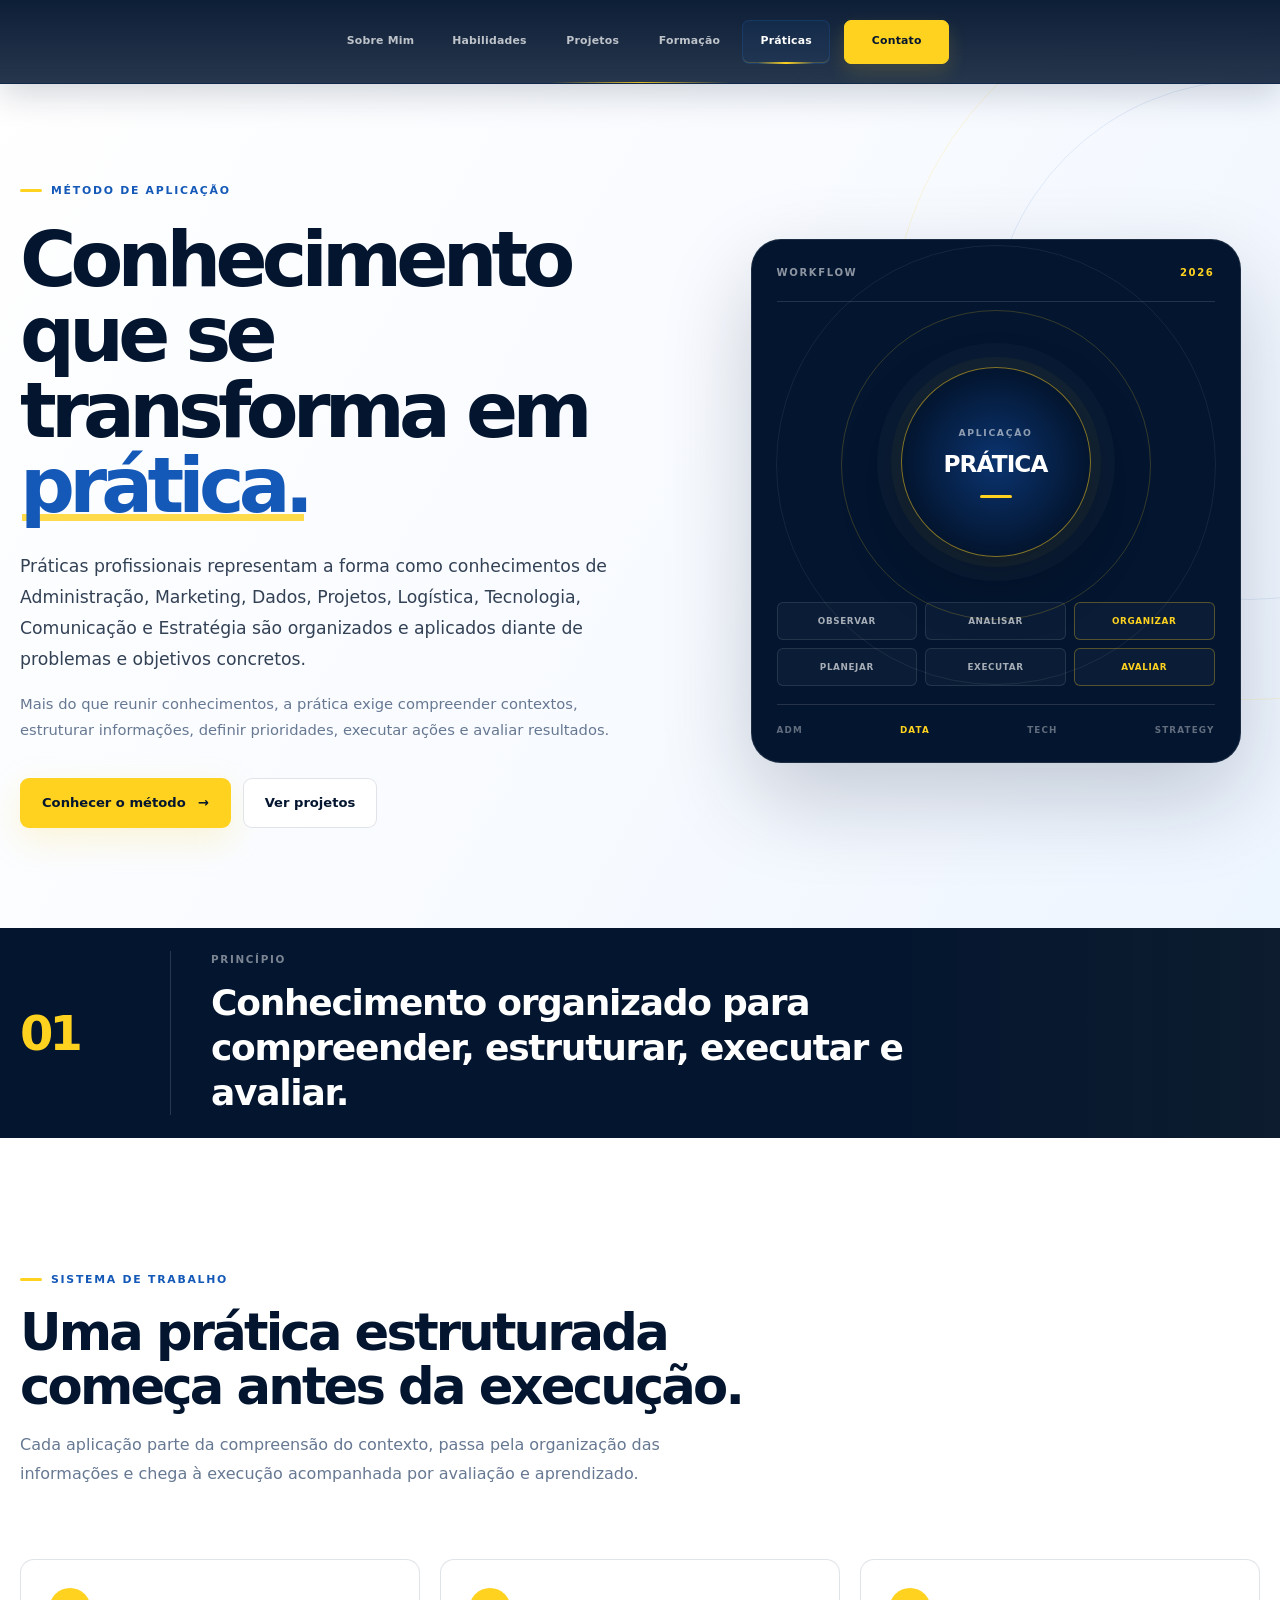
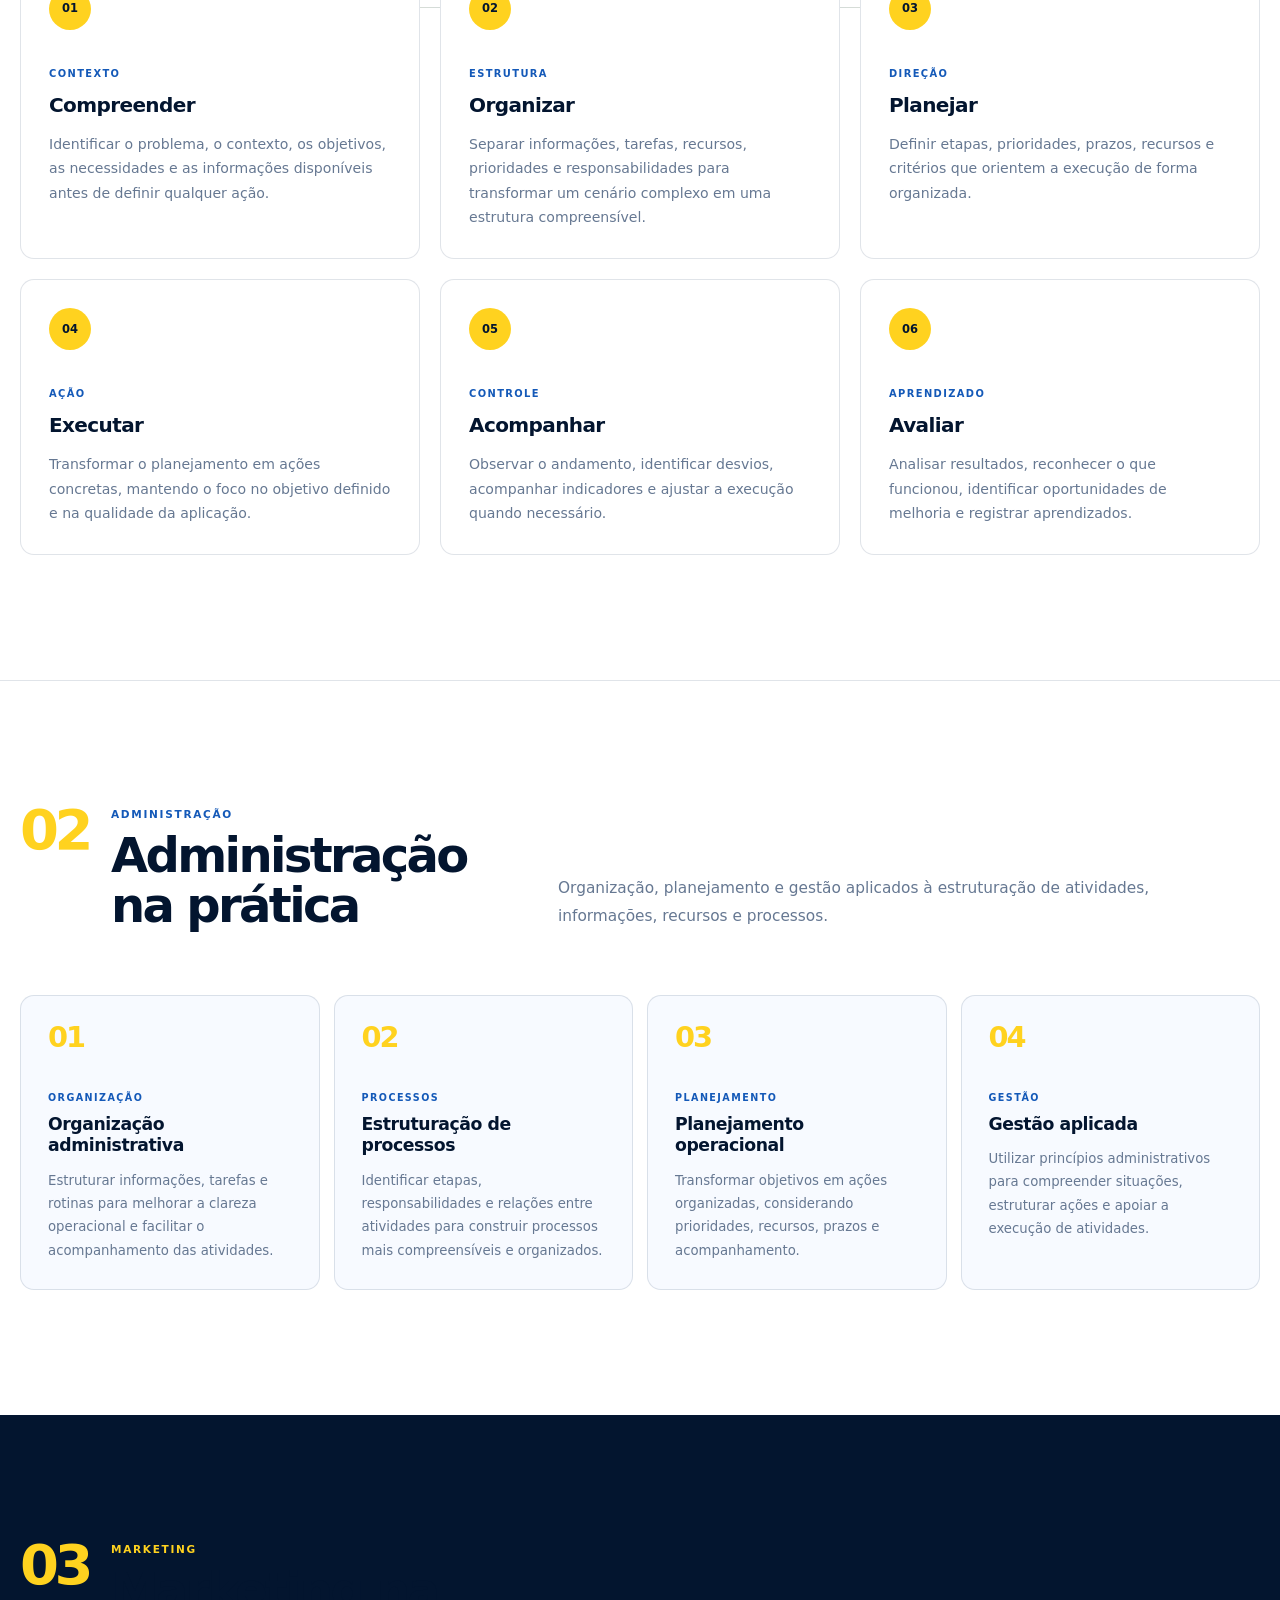
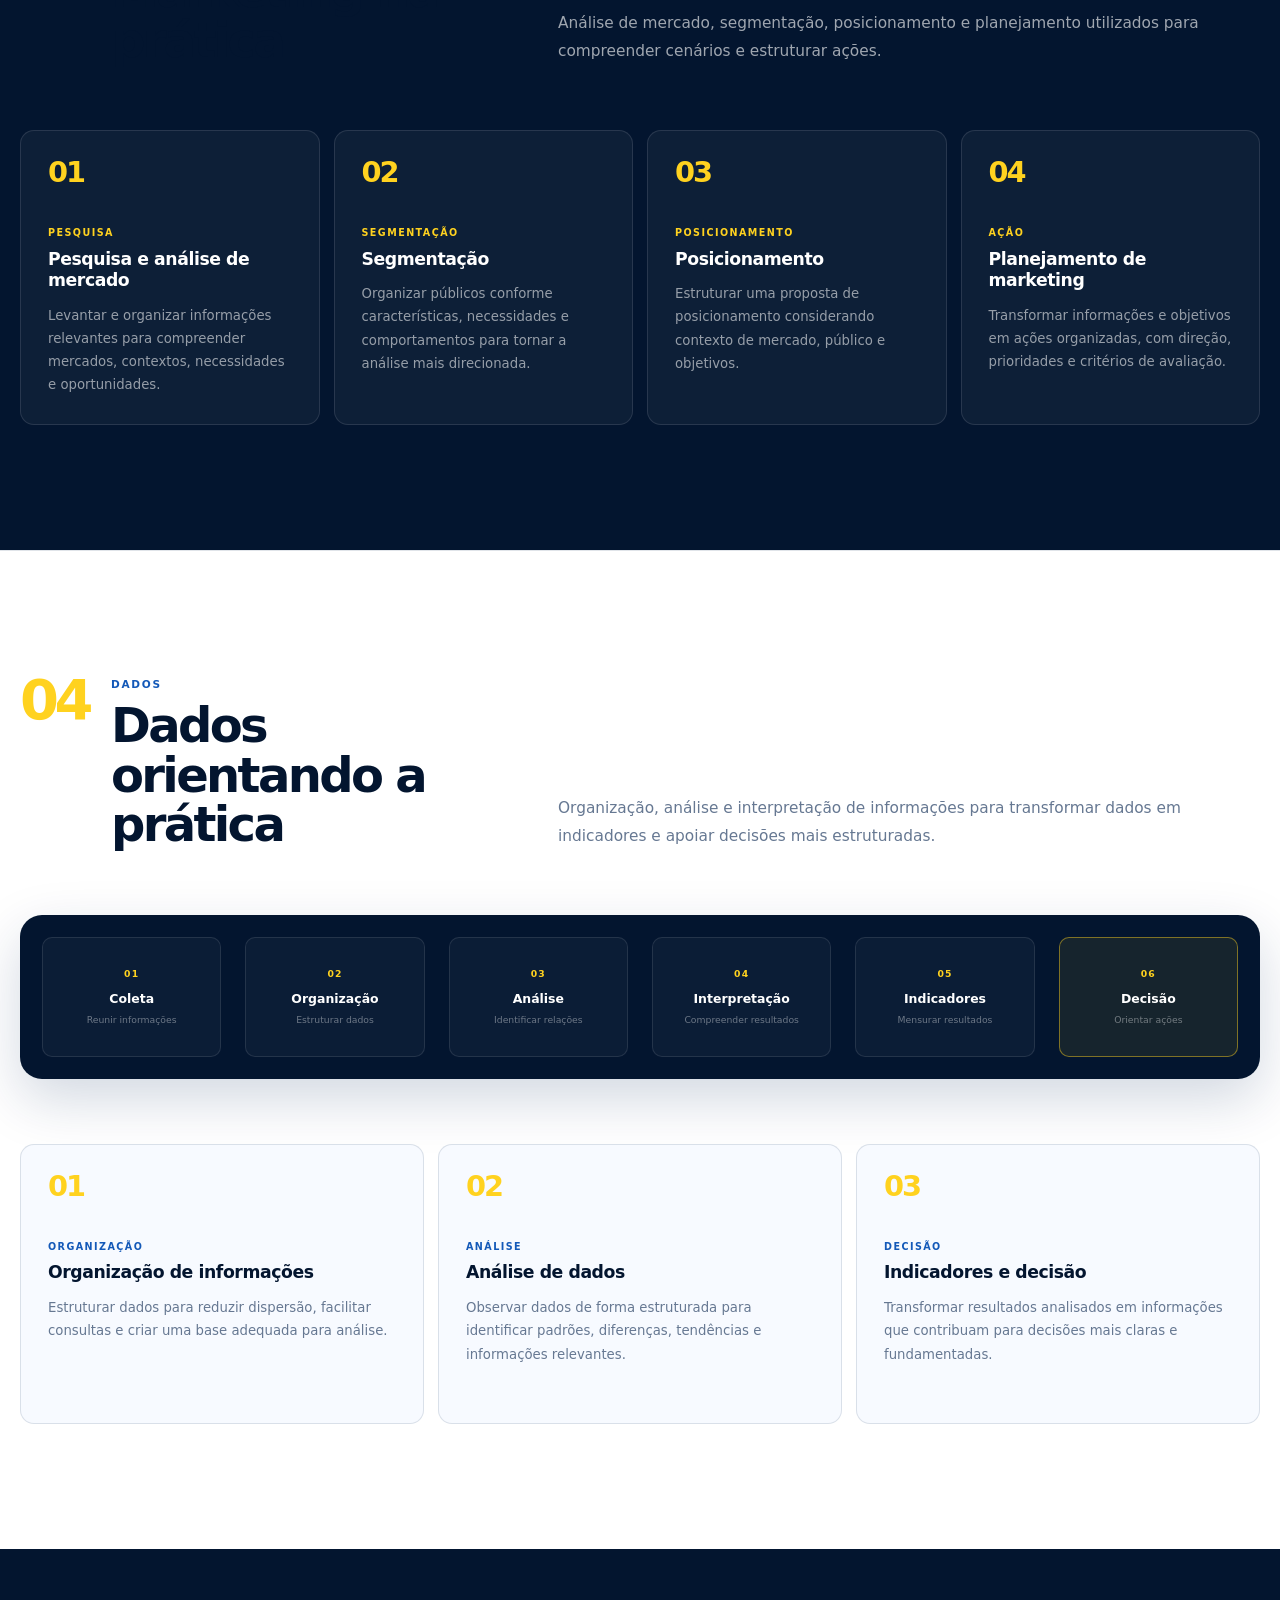
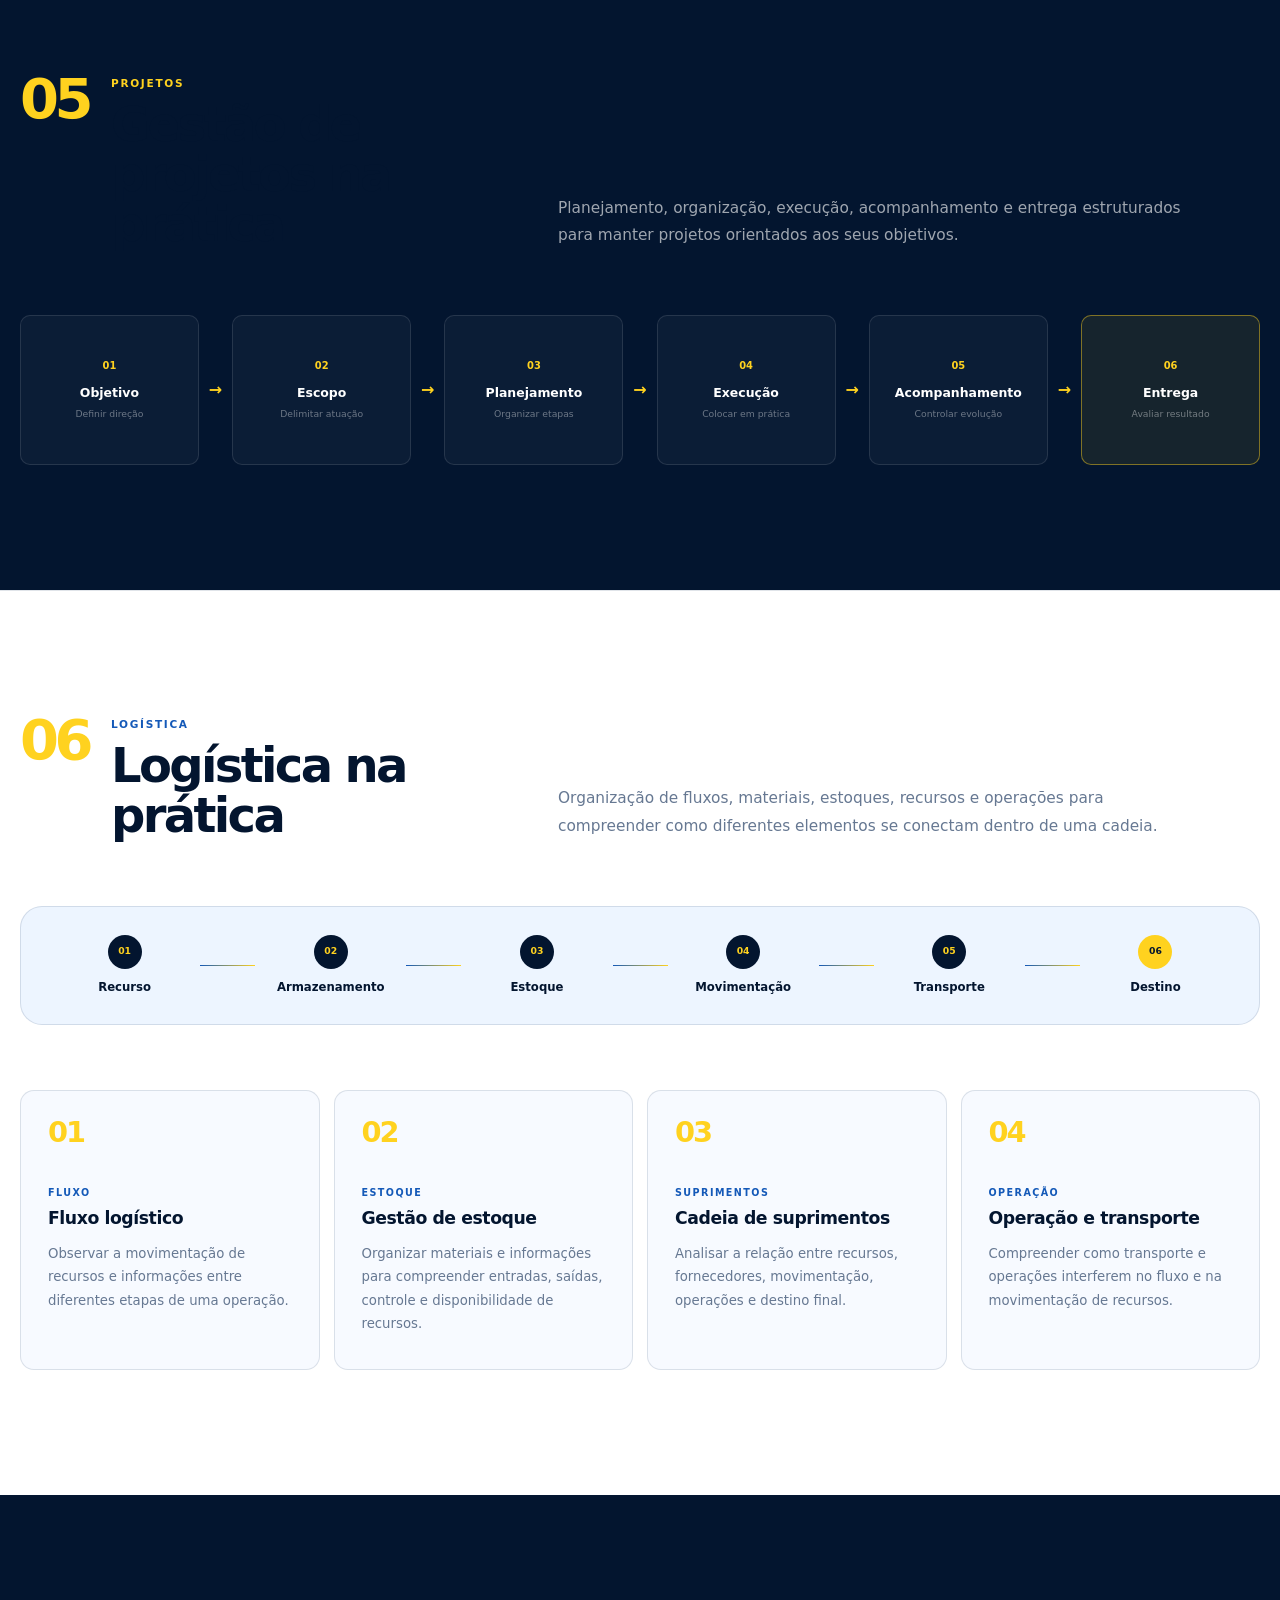
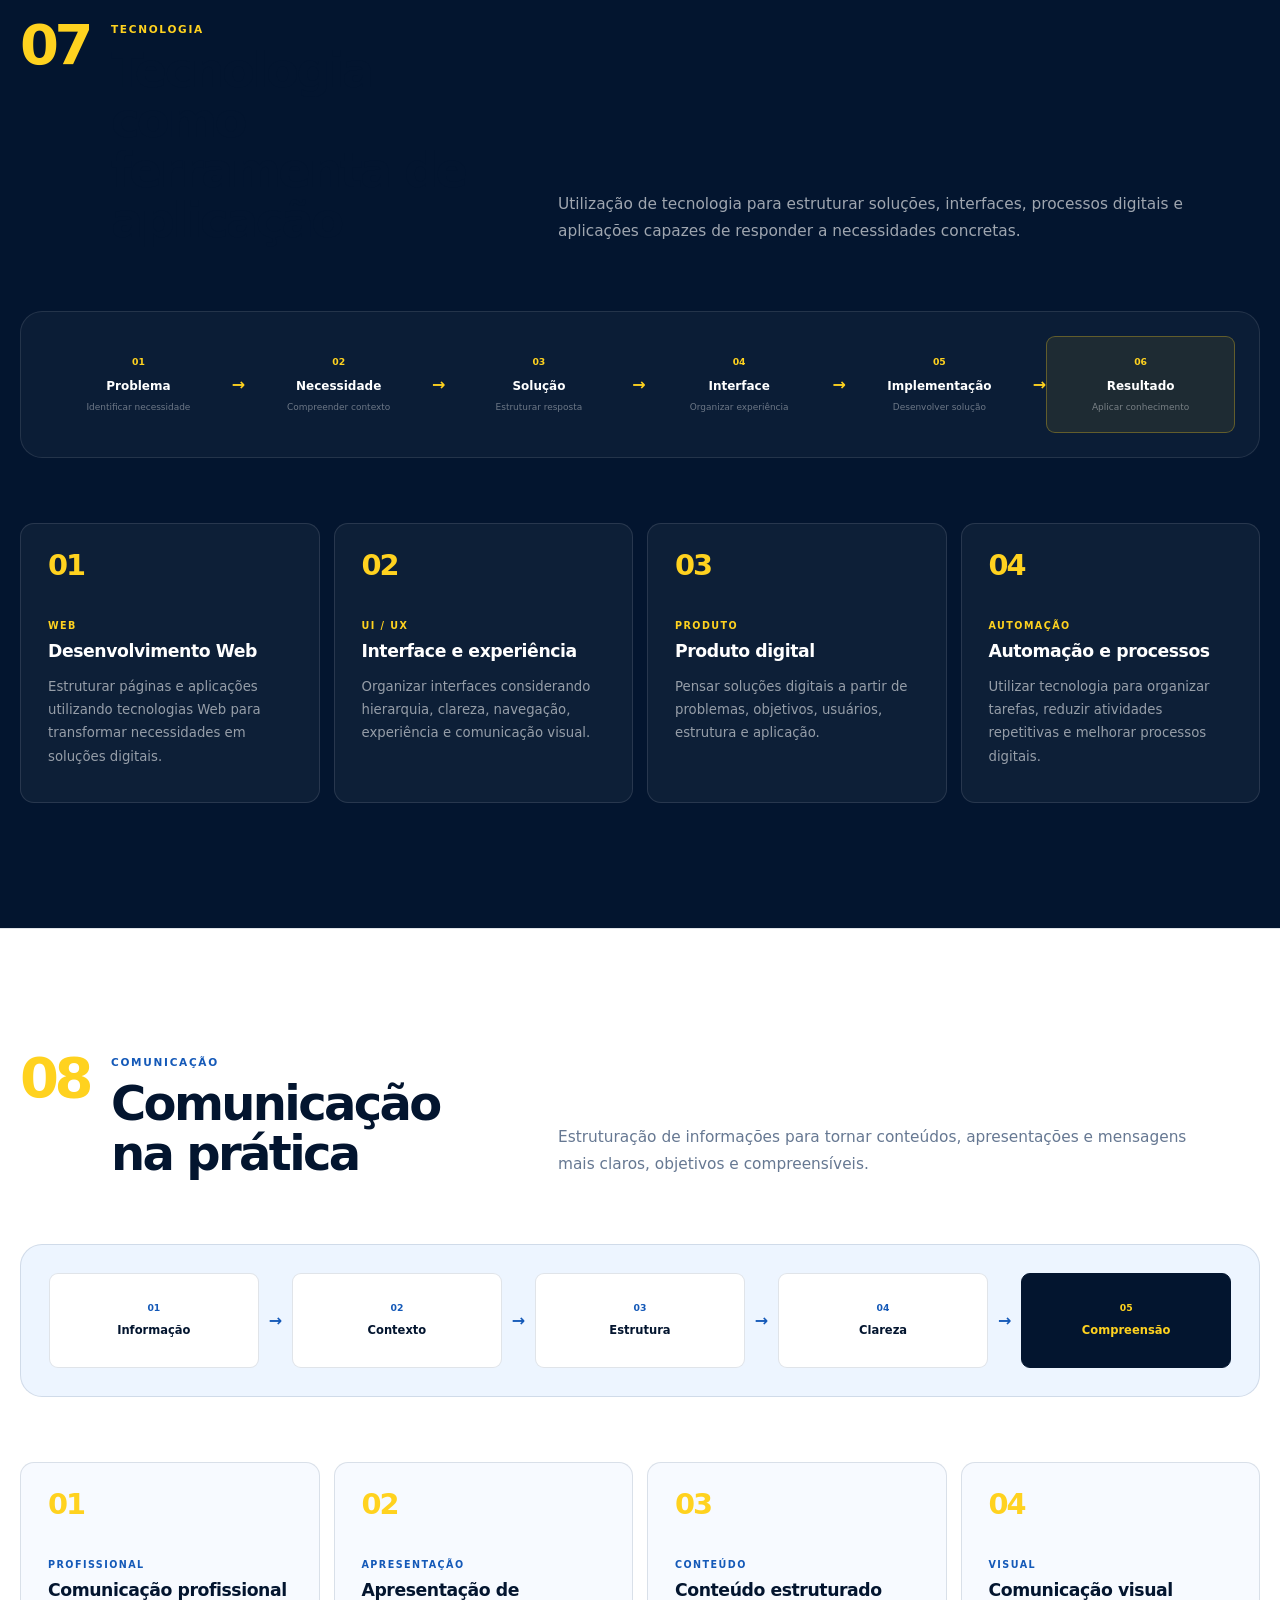
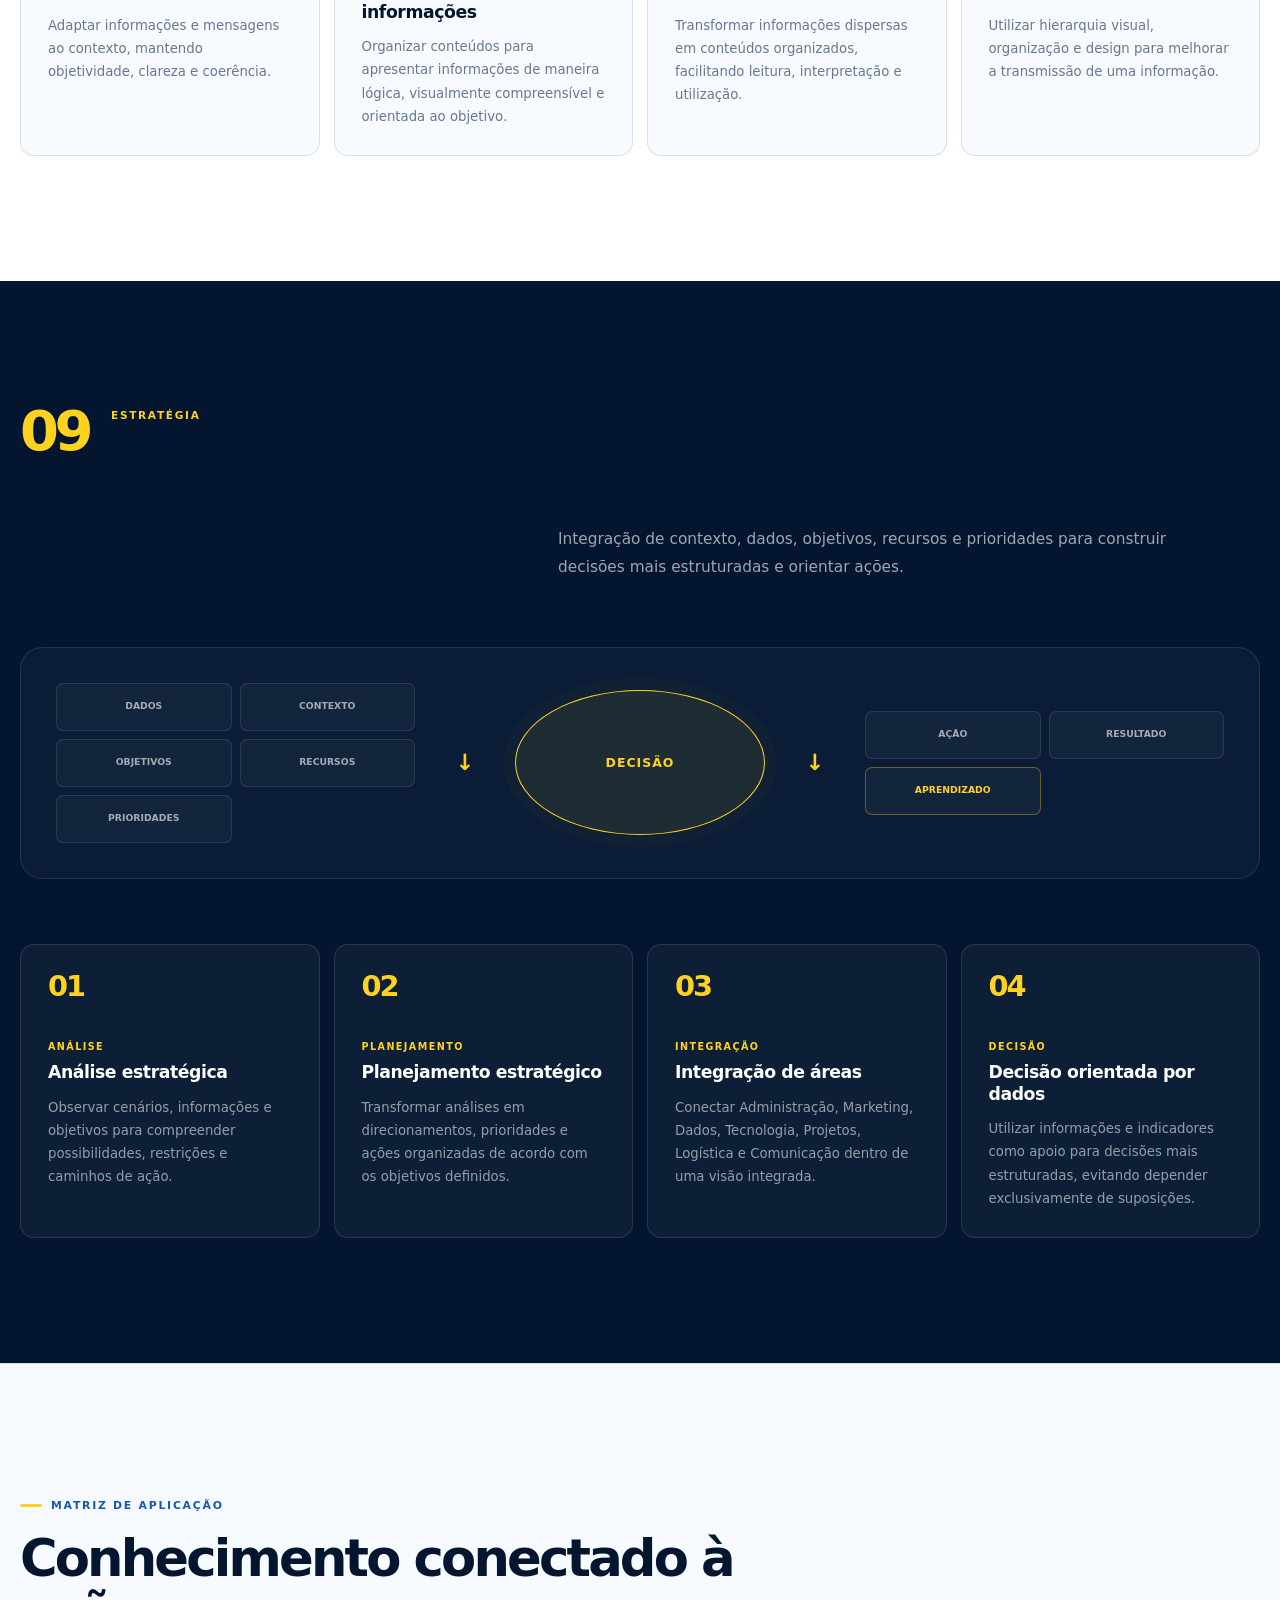
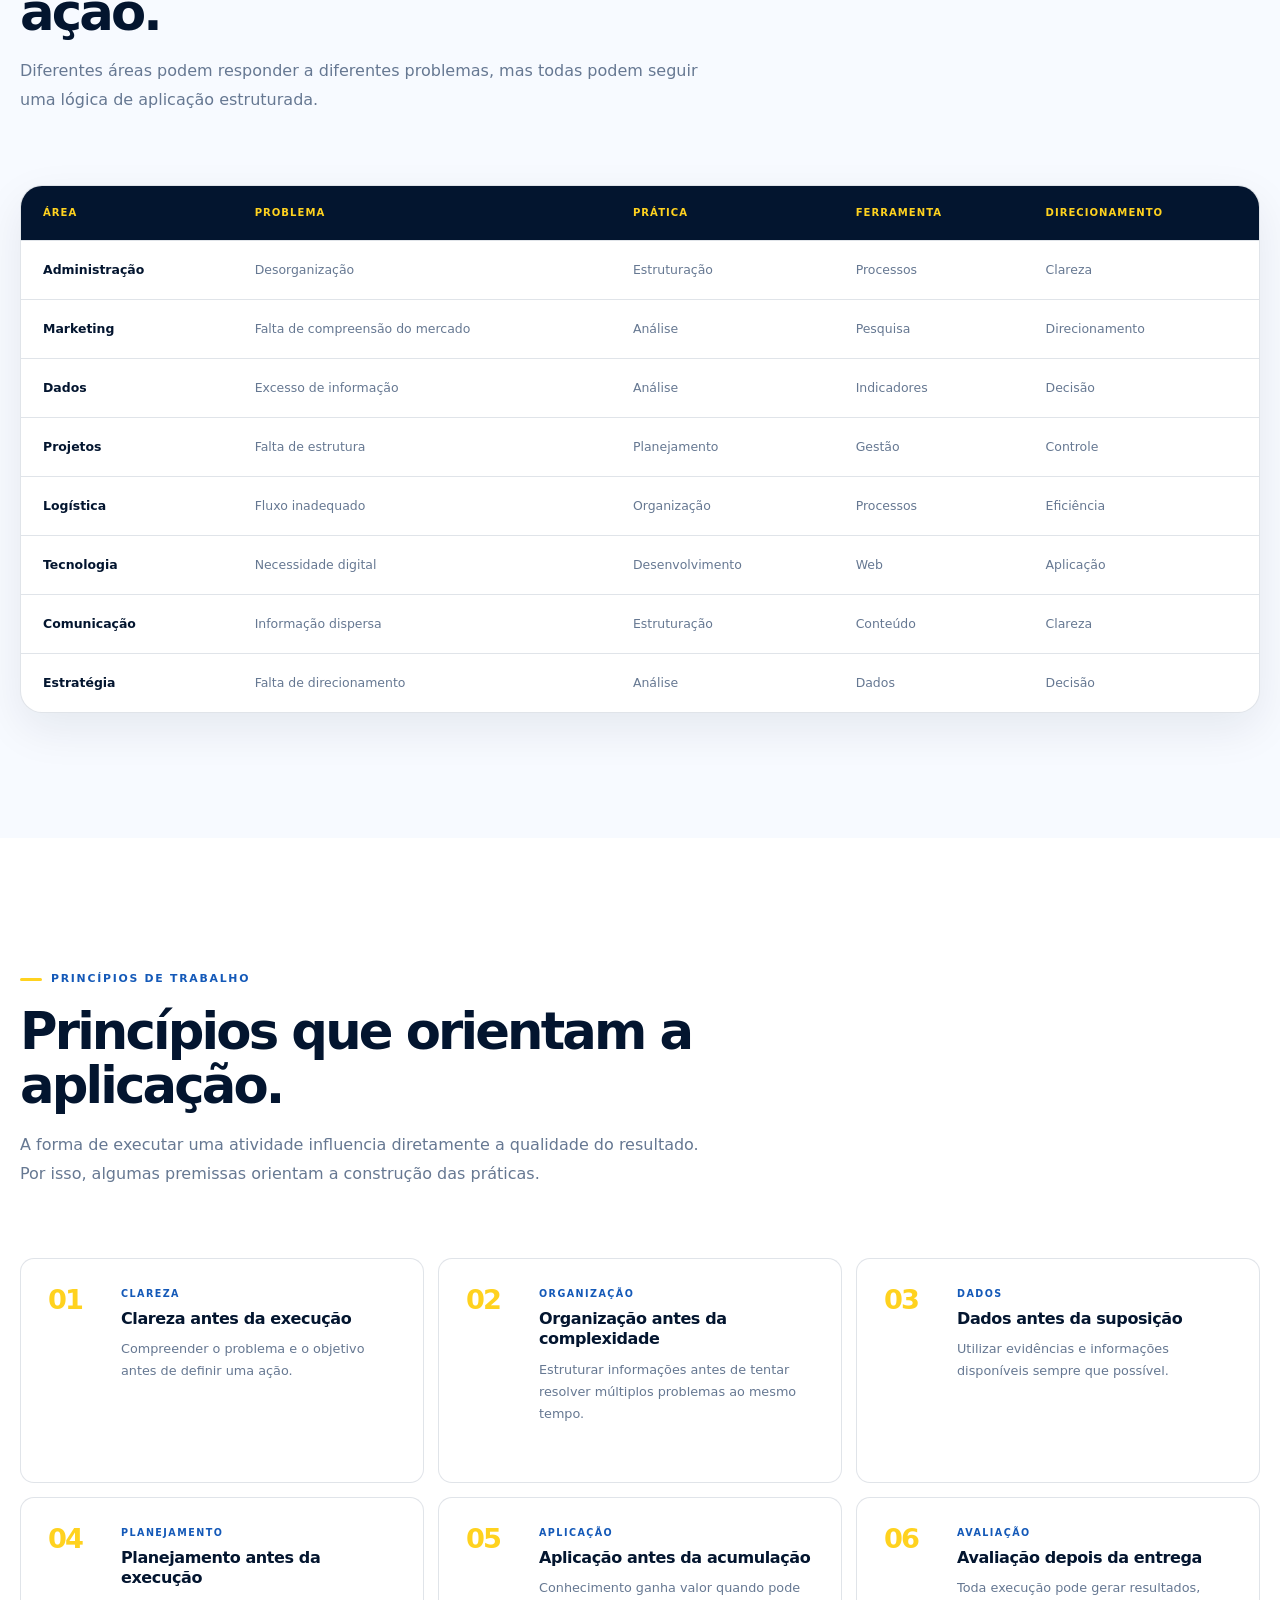
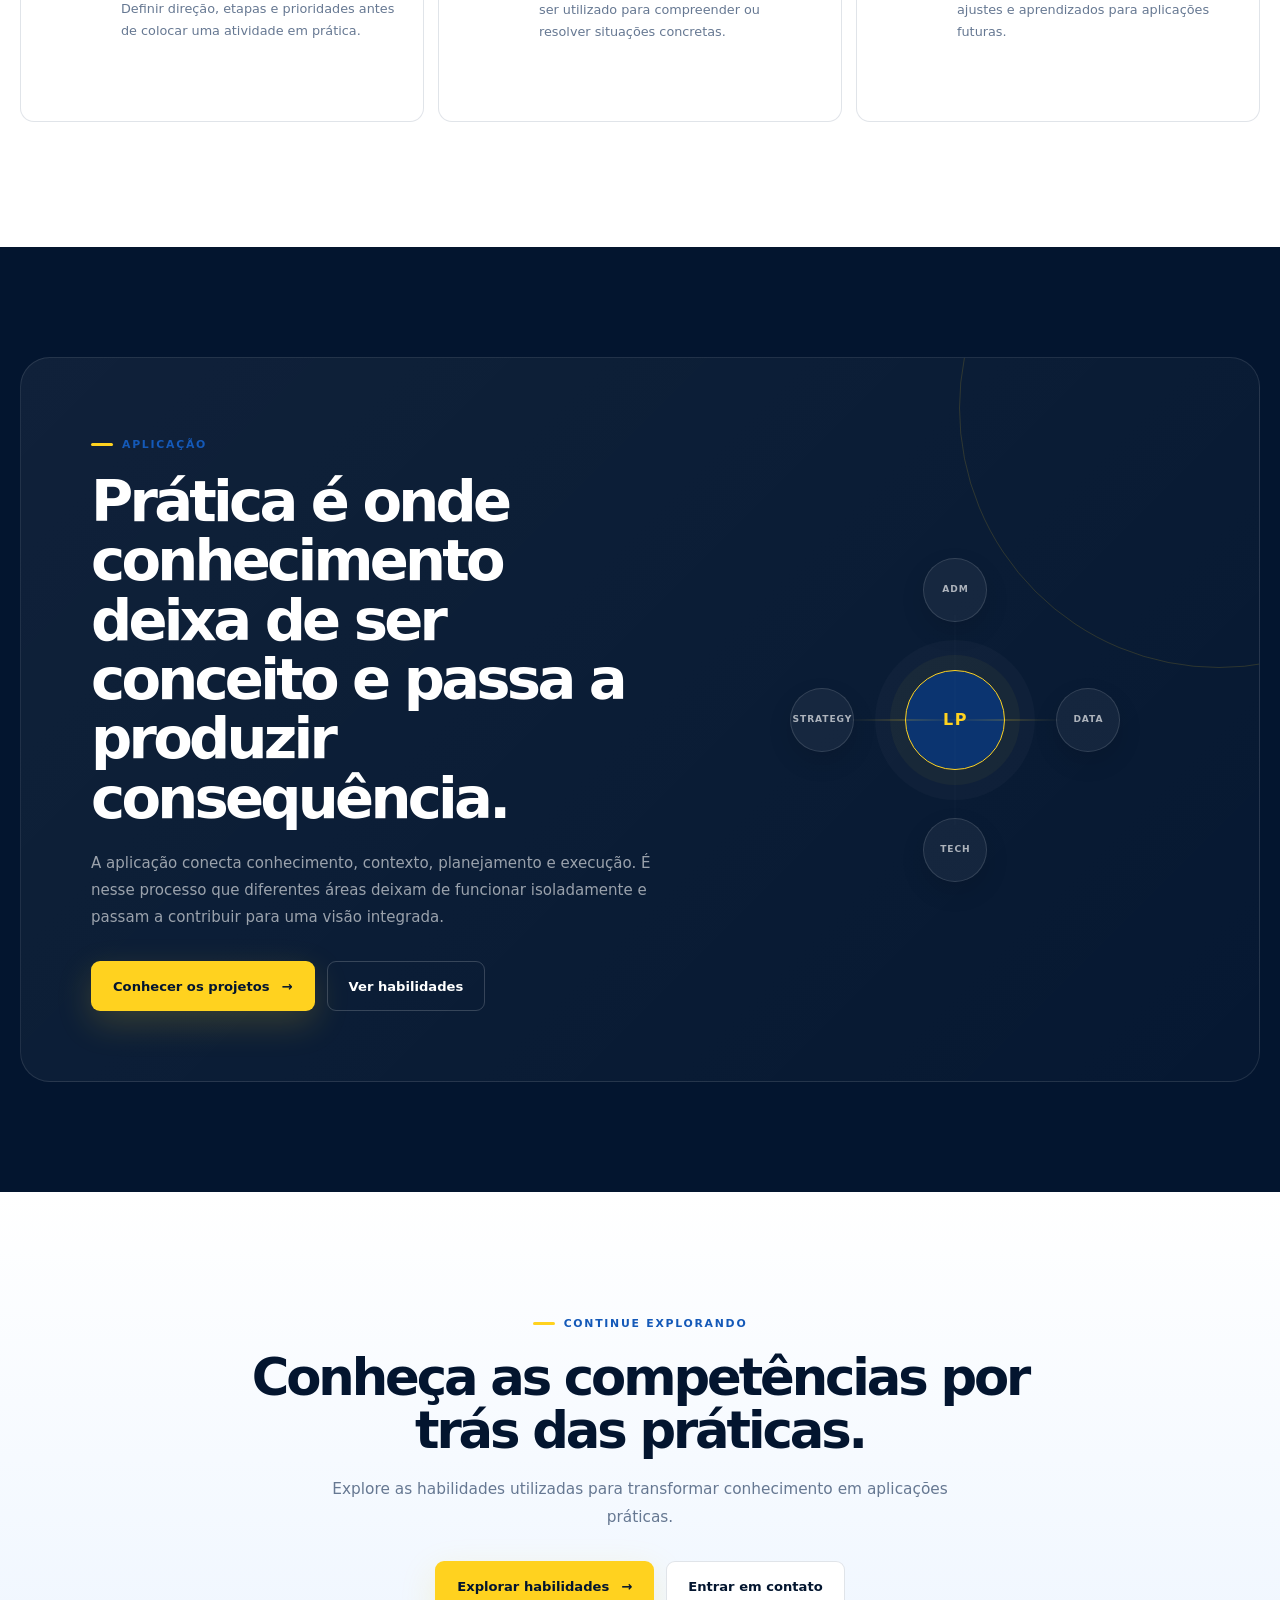
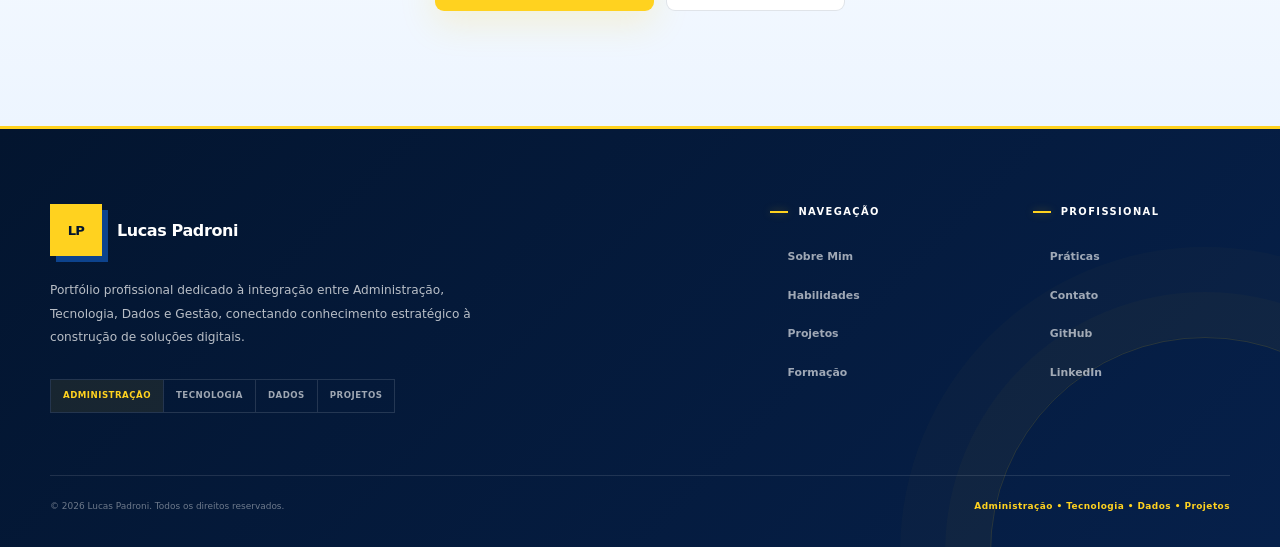
<file: praticas.html>
<!DOCTYPE html>
<html lang="pt-BR">

<head>
    <meta charset="UTF-8">

    <meta
        name="viewport"
        content="width=device-width, initial-scale=1.0"
    >

    <meta
        name="description"
        content="Práticas profissionais de Lucas Padroni: aplicação de conhecimentos em Administração, Marketing, Dados, Projetos, Logística, Tecnologia, Comunicação e Estratégia."
    >

    <meta
        name="author"
        content="Lucas Padroni"
    >

    <title>Práticas | Lucas Padroni</title>

    <link
        rel="stylesheet"
        href="css/praticas.css"
    >
</head>

<body>

<!-- ============================================================
     INTRO — PROJETOS
============================================================ -->

<div class="intro" id="intro" data-title="PROJETOS">

    <div class="intro__background"></div>

    <div class="intro__glow intro__glow--one"></div>

    <div class="intro__glow intro__glow--two"></div>

    <div class="intro__glow intro__glow--three"></div>

    <div class="intro__content">

        <div class="intro__line"></div>

        <h1 class="intro__title">
            PRÁTICAS
        </h1>

        <div class="intro__line"></div>

    </div>

</div>

<!-- =====================================================
         ACESSIBILIDADE
         ===================================================== -->

    <a
        href="#main-content"
        class="skip-link"
    >
        Pular para o conteúdo principal
    </a>


    <!-- =====================================================
         HEADER
         ===================================================== -->

         <header class="site-header">

             <div class="container site-header__container">

                 <button
                     class="menu-toggle"
                     type="button"
                     aria-label="Abrir menu de navegação"
                     aria-controls="main-navigation"
                     aria-expanded="false"
                 >
                     <span></span>
                     <span></span>
                     <span></span>
                 </button>


                 <nav
                     class="main-navigation"
                     id="main-navigation"
                     aria-label="Navegação principal"
                 >

                     <ul class="main-navigation__list">

                         <li class="main-navigation__item">
                             <a
                                 class="main-navigation__link"
                                 href="index.html"
                             >
                                 Sobre Mim
                             </a>
                         </li>

                         <li class="main-navigation__item">
                             <a
                                 class="main-navigation__link"
                                 href="habilidades.html"
                             >
                                 Habilidades
                             </a>
                         </li>

                         <li class="main-navigation__item">
                             <a
                                 class="main-navigation__link"
                                 href="projetos.html"
                             >
                                 Projetos
                             </a>
                         </li>

                         <li class="main-navigation__item">
                             <a
                                 class="main-navigation__link"
                                 href="formacao.html"
                             >
                                 Formação
                             </a>
                         </li>

                         <li class="main-navigation__item">
                             <a
                                 class="main-navigation__link main-navigation__link--active"
                                 href="praticas.html"
                                 aria-current="page"
                             >
                                 Práticas
                             </a>
                         </li>

                         <li class="main-navigation__item">
                             <a
                                 class="main-navigation__link main-navigation__link--cta"
                                 href="contatos.html"
                             >
                                 Contato
                             </a>
                         </li>

                     </ul>

                 </nav>

             </div>

         </header>

    <!-- =====================================================
         MAIN
         ===================================================== -->

    <main id="main-content">


        <!-- =================================================
             HERO
             ================================================= -->

        <section
            class="practices-hero"
            aria-labelledby="practices-title"
        >

            <div class="container practices-hero__container">

                <div class="practices-hero__content">

                    <span class="section-label">
                        MÉTODO DE APLICAÇÃO
                    </span>

                    <h1
                        class="practices-hero__title"
                        id="practices-title"
                    >
                        Conhecimento que se transforma em
                        <span class="text-highlight">
                            prática.
                        </span>
                    </h1>

                    <p class="practices-hero__description">
                        Práticas profissionais representam a forma como
                        conhecimentos de Administração, Marketing, Dados,
                        Projetos, Logística, Tecnologia, Comunicação e
                        Estratégia são organizados e aplicados diante
                        de problemas e objetivos concretos.
                    </p>

                    <p class="practices-hero__supporting-text">
                        Mais do que reunir conhecimentos, a prática exige
                        compreender contextos, estruturar informações,
                        definir prioridades, executar ações e avaliar
                        resultados.
                    </p>

                    <div class="practices-hero__actions">

                        <a
                            href="#sistema-de-trabalho"
                            class="button button--primary"
                        >
                            Conhecer o método
                            <span aria-hidden="true">→</span>
                        </a>

                        <a
                            href="projetos.html"
                            class="button button--secondary"
                        >
                            Ver projetos
                        </a>

                    </div>

                </div>


                <!-- VISUAL DO HERO -->

                <div
                    class="practices-hero__visual"
                    aria-hidden="true"
                >

                    <div class="practice-system">

                        <div class="practice-system__header">
                            <span>WORKFLOW</span>
                            <span>2026</span>
                        </div>


                        <div class="practice-system__core">

                            <span class="practice-system__core-label">
                                APLICAÇÃO
                            </span>

                            <strong>
                                PRÁTICA
                            </strong>

                            <span class="practice-system__core-line"></span>

                        </div>


                        <div class="practice-system__steps">

                            <span>OBSERVAR</span>
                            <span>ANALISAR</span>
                            <span>ORGANIZAR</span>
                            <span>PLANEJAR</span>
                            <span>EXECUTAR</span>
                            <span>AVALIAR</span>

                        </div>


                        <div class="practice-system__footer">

                            <span>ADM</span>
                            <span>DATA</span>
                            <span>TECH</span>
                            <span>STRATEGY</span>

                        </div>

                    </div>

                </div>

            </div>

        </section>


        <!-- =================================================
             STATEMENT
             ================================================= -->

        <section
            class="statement-section"
            aria-label="Princípio de trabalho"
        >

            <div class="container">

                <div class="statement">

                    <span class="statement__index">
                        01
                    </span>

                    <div class="statement__content">

                        <span class="statement__label">
                            PRINCÍPIO
                        </span>

                        <p class="statement__line">
                            Conhecimento organizado para compreender,
                            estruturar, executar e avaliar.
                        </p>

                    </div>

                </div>

            </div>

        </section>


        <!-- =================================================
             SISTEMA DE TRABALHO
             ================================================= -->

        <section
            class="work-system"
            id="sistema-de-trabalho"
            aria-labelledby="work-system-title"
        >

            <div class="container">

                <header class="section-header">

                    <span class="section-label">
                        SISTEMA DE TRABALHO
                    </span>

                    <h2 id="work-system-title">
                        Uma prática estruturada começa antes da execução.
                    </h2>

                    <p>
                        Cada aplicação parte da compreensão do contexto,
                        passa pela organização das informações e chega
                        à execução acompanhada por avaliação e aprendizado.
                    </p>

                </header>


                <div class="work-process">

                    <!-- ETAPA 01 -->

                    <article class="process-step">

                        <div class="process-step__number">
                            01
                        </div>

                        <div class="process-step__content">

                            <span class="process-step__label">
                                CONTEXTO
                            </span>

                            <h3>
                                Compreender
                            </h3>

                            <p>
                                Identificar o problema, o contexto,
                                os objetivos, as necessidades e as
                                informações disponíveis antes de
                                definir qualquer ação.
                            </p>

                        </div>

                    </article>


                    <!-- ETAPA 02 -->

                    <article class="process-step">

                        <div class="process-step__number">
                            02
                        </div>

                        <div class="process-step__content">

                            <span class="process-step__label">
                                ESTRUTURA
                            </span>

                            <h3>
                                Organizar
                            </h3>

                            <p>
                                Separar informações, tarefas, recursos,
                                prioridades e responsabilidades para
                                transformar um cenário complexo em
                                uma estrutura compreensível.
                            </p>

                        </div>

                    </article>


                    <!-- ETAPA 03 -->

                    <article class="process-step">

                        <div class="process-step__number">
                            03
                        </div>

                        <div class="process-step__content">

                            <span class="process-step__label">
                                DIREÇÃO
                            </span>

                            <h3>
                                Planejar
                            </h3>

                            <p>
                                Definir etapas, prioridades, prazos,
                                recursos e critérios que orientem
                                a execução de forma organizada.
                            </p>

                        </div>

                    </article>


                    <!-- ETAPA 04 -->

                    <article class="process-step">

                        <div class="process-step__number">
                            04
                        </div>

                        <div class="process-step__content">

                            <span class="process-step__label">
                                AÇÃO
                            </span>

                            <h3>
                                Executar
                            </h3>

                            <p>
                                Transformar o planejamento em ações
                                concretas, mantendo o foco no objetivo
                                definido e na qualidade da aplicação.
                            </p>

                        </div>

                    </article>


                    <!-- ETAPA 05 -->

                    <article class="process-step">

                        <div class="process-step__number">
                            05
                        </div>

                        <div class="process-step__content">

                            <span class="process-step__label">
                                CONTROLE
                            </span>

                            <h3>
                                Acompanhar
                            </h3>

                            <p>
                                Observar o andamento, identificar
                                desvios, acompanhar indicadores e
                                ajustar a execução quando necessário.
                            </p>

                        </div>

                    </article>


                    <!-- ETAPA 06 -->

                    <article class="process-step">

                        <div class="process-step__number">
                            06
                        </div>

                        <div class="process-step__content">

                            <span class="process-step__label">
                                APRENDIZADO
                            </span>

                            <h3>
                                Avaliar
                            </h3>

                            <p>
                                Analisar resultados, reconhecer o que
                                funcionou, identificar oportunidades
                                de melhoria e registrar aprendizados.
                            </p>

                        </div>

                    </article>

                </div>

            </div>

        </section>


        <!-- =================================================
             ADMINISTRAÇÃO
             ================================================= -->

        <section
            class="practice-area"
            id="administracao"
            aria-labelledby="administracao-title"
        >

            <div class="container">

                <header class="practice-area__header">

                    <div class="practice-area__heading">

                        <span class="practice-area__number">
                            02
                        </span>

                        <div>

                            <span class="practice-area__eyebrow">
                                ADMINISTRAÇÃO
                            </span>

                            <h2 id="administracao-title">
                                Administração na prática
                            </h2>

                        </div>

                    </div>

                    <p class="practice-area__description">
                        Organização, planejamento e gestão aplicados
                        à estruturação de atividades, informações,
                        recursos e processos.
                    </p>

                </header>


                <div class="practice-grid">

                    <article class="practice-card">

                        <span class="practice-card__index">
                            01
                        </span>

                        <span class="practice-card__label">
                            ORGANIZAÇÃO
                        </span>

                        <h3>
                            Organização administrativa
                        </h3>

                        <p>
                            Estruturar informações, tarefas e rotinas
                            para melhorar a clareza operacional e
                            facilitar o acompanhamento das atividades.
                        </p>

                    </article>


                    <article class="practice-card">

                        <span class="practice-card__index">
                            02
                        </span>

                        <span class="practice-card__label">
                            PROCESSOS
                        </span>

                        <h3>
                            Estruturação de processos
                        </h3>

                        <p>
                            Identificar etapas, responsabilidades e
                            relações entre atividades para construir
                            processos mais compreensíveis e organizados.
                        </p>

                    </article>


                    <article class="practice-card">

                        <span class="practice-card__index">
                            03
                        </span>

                        <span class="practice-card__label">
                            PLANEJAMENTO
                        </span>

                        <h3>
                            Planejamento operacional
                        </h3>

                        <p>
                            Transformar objetivos em ações organizadas,
                            considerando prioridades, recursos,
                            prazos e acompanhamento.
                        </p>

                    </article>


                    <article class="practice-card">

                        <span class="practice-card__index">
                            04
                        </span>

                        <span class="practice-card__label">
                            GESTÃO
                        </span>

                        <h3>
                            Gestão aplicada
                        </h3>

                        <p>
                            Utilizar princípios administrativos para
                            compreender situações, estruturar ações
                            e apoiar a execução de atividades.
                        </p>

                    </article>

                </div>

            </div>

        </section>


        <!-- =================================================
             MARKETING
             ================================================= -->

        <section
            class="practice-area practice-area--blue"
            id="marketing"
            aria-labelledby="marketing-title"
        >

            <div class="container">

                <header class="practice-area__header">

                    <div class="practice-area__heading">

                        <span class="practice-area__number">
                            03
                        </span>

                        <div>

                            <span class="practice-area__eyebrow">
                                MARKETING
                            </span>

                            <h2 id="marketing-title">
                                Marketing na prática
                            </h2>

                        </div>

                    </div>

                    <p class="practice-area__description">
                        Análise de mercado, segmentação, posicionamento
                        e planejamento utilizados para compreender
                        cenários e estruturar ações.
                    </p>

                </header>


                <div class="practice-grid">

                    <article class="practice-card">

                        <span class="practice-card__index">
                            01
                        </span>

                        <span class="practice-card__label">
                            PESQUISA
                        </span>

                        <h3>
                            Pesquisa e análise de mercado
                        </h3>

                        <p>
                            Levantar e organizar informações relevantes
                            para compreender mercados, contextos,
                            necessidades e oportunidades.
                        </p>

                    </article>


                    <article class="practice-card">

                        <span class="practice-card__index">
                            02
                        </span>

                        <span class="practice-card__label">
                            SEGMENTAÇÃO
                        </span>

                        <h3>
                            Segmentação
                        </h3>

                        <p>
                            Organizar públicos conforme características,
                            necessidades e comportamentos para tornar
                            a análise mais direcionada.
                        </p>

                    </article>


                    <article class="practice-card">

                        <span class="practice-card__index">
                            03
                        </span>

                        <span class="practice-card__label">
                            POSICIONAMENTO
                        </span>

                        <h3>
                            Posicionamento
                        </h3>

                        <p>
                            Estruturar uma proposta de posicionamento
                            considerando contexto de mercado,
                            público e objetivos.
                        </p>

                    </article>


                    <article class="practice-card">

                        <span class="practice-card__index">
                            04
                        </span>

                        <span class="practice-card__label">
                            AÇÃO
                        </span>

                        <h3>
                            Planejamento de marketing
                        </h3>

                        <p>
                            Transformar informações e objetivos em
                            ações organizadas, com direção, prioridades
                            e critérios de avaliação.
                        </p>

                    </article>

                </div>

            </div>

        </section>


        <!-- =================================================
             DADOS
             ================================================= -->

        <section
            class="practice-area"
            id="dados"
            aria-labelledby="dados-title"
        >

            <div class="container">

                <header class="practice-area__header">

                    <div class="practice-area__heading">

                        <span class="practice-area__number">
                            04
                        </span>

                        <div>

                            <span class="practice-area__eyebrow">
                                DADOS
                            </span>

                            <h2 id="dados-title">
                                Dados orientando a prática
                            </h2>

                        </div>

                    </div>

                    <p class="practice-area__description">
                        Organização, análise e interpretação de informações
                        para transformar dados em indicadores e apoiar
                        decisões mais estruturadas.
                    </p>

                </header>


                <div class="data-flow">

                    <div class="data-flow__item">
                        <span>01</span>
                        <strong>Coleta</strong>
                        <small>Reunir informações</small>
                    </div>

                    <div class="data-flow__connector"></div>

                    <div class="data-flow__item">
                        <span>02</span>
                        <strong>Organização</strong>
                        <small>Estruturar dados</small>
                    </div>

                    <div class="data-flow__connector"></div>

                    <div class="data-flow__item">
                        <span>03</span>
                        <strong>Análise</strong>
                        <small>Identificar relações</small>
                    </div>

                    <div class="data-flow__connector"></div>

                    <div class="data-flow__item">
                        <span>04</span>
                        <strong>Interpretação</strong>
                        <small>Compreender resultados</small>
                    </div>

                    <div class="data-flow__connector"></div>

                    <div class="data-flow__item">
                        <span>05</span>
                        <strong>Indicadores</strong>
                        <small>Mensurar resultados</small>
                    </div>

                    <div class="data-flow__connector"></div>

                    <div class="data-flow__item data-flow__item--featured">
                        <span>06</span>
                        <strong>Decisão</strong>
                        <small>Orientar ações</small>
                    </div>

                </div>


                <div class="practice-grid practice-grid--three">

                    <article class="practice-card">

                        <span class="practice-card__index">
                            01
                        </span>

                        <span class="practice-card__label">
                            ORGANIZAÇÃO
                        </span>

                        <h3>
                            Organização de informações
                        </h3>

                        <p>
                            Estruturar dados para reduzir dispersão,
                            facilitar consultas e criar uma base
                            adequada para análise.
                        </p>

                    </article>


                    <article class="practice-card">

                        <span class="practice-card__index">
                            02
                        </span>

                        <span class="practice-card__label">
                            ANÁLISE
                        </span>

                        <h3>
                            Análise de dados
                        </h3>

                        <p>
                            Observar dados de forma estruturada para
                            identificar padrões, diferenças, tendências
                            e informações relevantes.
                        </p>

                    </article>


                    <article class="practice-card">

                        <span class="practice-card__index">
                            03
                        </span>

                        <span class="practice-card__label">
                            DECISÃO
                        </span>

                        <h3>
                            Indicadores e decisão
                        </h3>

                        <p>
                            Transformar resultados analisados em
                            informações que contribuam para decisões
                            mais claras e fundamentadas.
                        </p>

                    </article>

                </div>

            </div>

        </section>


        <!-- =================================================
             PROJETOS
             ================================================= -->

        <section
            class="practice-area practice-area--blue"
            id="projetos"
            aria-labelledby="projetos-title"
        >

            <div class="container">

                <header class="practice-area__header">

                    <div class="practice-area__heading">

                        <span class="practice-area__number">
                            05
                        </span>

                        <div>

                            <span class="practice-area__eyebrow">
                                PROJETOS
                            </span>

                            <h2 id="projetos-title">
                                Gestão de projetos na prática
                            </h2>

                        </div>

                    </div>

                    <p class="practice-area__description">
                        Planejamento, organização, execução, acompanhamento
                        e entrega estruturados para manter projetos
                        orientados aos seus objetivos.
                    </p>

                </header>


                <div class="project-cycle">

                    <div class="project-cycle__item">

                        <span>01</span>

                        <strong>
                            Objetivo
                        </strong>

                        <small>
                            Definir direção
                        </small>

                    </div>


                    <div class="project-cycle__arrow">
                        →
                    </div>


                    <div class="project-cycle__item">

                        <span>02</span>

                        <strong>
                            Escopo
                        </strong>

                        <small>
                            Delimitar atuação
                        </small>

                    </div>


                    <div class="project-cycle__arrow">
                        →
                    </div>


                    <div class="project-cycle__item">

                        <span>03</span>

                        <strong>
                            Planejamento
                        </strong>

                        <small>
                            Organizar etapas
                        </small>

                    </div>


                    <div class="project-cycle__arrow">
                        →
                    </div>


                    <div class="project-cycle__item">

                        <span>04</span>

                        <strong>
                            Execução
                        </strong>

                        <small>
                            Colocar em prática
                        </small>

                    </div>


                    <div class="project-cycle__arrow">
                        →
                    </div>


                    <div class="project-cycle__item">

                        <span>05</span>

                        <strong>
                            Acompanhamento
                        </strong>

                        <small>
                            Controlar evolução
                        </small>

                    </div>


                    <div class="project-cycle__arrow">
                        →
                    </div>


                    <div class="project-cycle__item project-cycle__item--featured">

                        <span>06</span>

                        <strong>
                            Entrega
                        </strong>

                        <small>
                            Avaliar resultado
                        </small>

                    </div>

                </div>

            </div>

        </section>


        <!-- =================================================
             LOGÍSTICA
             ================================================= -->

        <section
            class="practice-area"
            id="logistica"
            aria-labelledby="logistica-title"
        >

            <div class="container">

                <header class="practice-area__header">

                    <div class="practice-area__heading">

                        <span class="practice-area__number">
                            06
                        </span>

                        <div>

                            <span class="practice-area__eyebrow">
                                LOGÍSTICA
                            </span>

                            <h2 id="logistica-title">
                                Logística na prática
                            </h2>

                        </div>

                    </div>

                    <p class="practice-area__description">
                        Organização de fluxos, materiais, estoques,
                        recursos e operações para compreender como
                        diferentes elementos se conectam dentro de
                        uma cadeia.
                    </p>

                </header>


                <div class="logistics-flow">

                    <div class="logistics-flow__node">

                        <span>01</span>

                        <strong>
                            Recurso
                        </strong>

                    </div>


                    <div class="logistics-flow__line"></div>


                    <div class="logistics-flow__node">

                        <span>02</span>

                        <strong>
                            Armazenamento
                        </strong>

                    </div>


                    <div class="logistics-flow__line"></div>


                    <div class="logistics-flow__node">

                        <span>03</span>

                        <strong>
                            Estoque
                        </strong>

                    </div>


                    <div class="logistics-flow__line"></div>


                    <div class="logistics-flow__node">

                        <span>04</span>

                        <strong>
                            Movimentação
                        </strong>

                    </div>


                    <div class="logistics-flow__line"></div>


                    <div class="logistics-flow__node">

                        <span>05</span>

                        <strong>
                            Transporte
                        </strong>

                    </div>


                    <div class="logistics-flow__line"></div>


                    <div class="logistics-flow__node logistics-flow__node--featured">

                        <span>06</span>

                        <strong>
                            Destino
                        </strong>

                    </div>

                </div>


                <div class="practice-grid">

                    <article class="practice-card">

                        <span class="practice-card__index">
                            01
                        </span>

                        <span class="practice-card__label">
                            FLUXO
                        </span>

                        <h3>
                            Fluxo logístico
                        </h3>

                        <p>
                            Observar a movimentação de recursos e
                            informações entre diferentes etapas
                            de uma operação.
                        </p>

                    </article>


                    <article class="practice-card">

                        <span class="practice-card__index">
                            02
                        </span>

                        <span class="practice-card__label">
                            ESTOQUE
                        </span>

                        <h3>
                            Gestão de estoque
                        </h3>

                        <p>
                            Organizar materiais e informações para
                            compreender entradas, saídas, controle
                            e disponibilidade de recursos.
                        </p>

                    </article>


                    <article class="practice-card">

                        <span class="practice-card__index">
                            03
                        </span>

                        <span class="practice-card__label">
                            SUPRIMENTOS
                        </span>

                        <h3>
                            Cadeia de suprimentos
                        </h3>

                        <p>
                            Analisar a relação entre recursos,
                            fornecedores, movimentação, operações
                            e destino final.
                        </p>

                    </article>


                    <article class="practice-card">

                        <span class="practice-card__index">
                            04
                        </span>

                        <span class="practice-card__label">
                            OPERAÇÃO
                        </span>

                        <h3>
                            Operação e transporte
                        </h3>

                        <p>
                            Compreender como transporte e operações
                            interferem no fluxo e na movimentação
                            de recursos.
                        </p>

                    </article>

                </div>

            </div>

        </section>


        <!-- =================================================
             TECNOLOGIA
             ================================================= -->

        <section
            class="practice-area practice-area--blue"
            id="tecnologia"
            aria-labelledby="tecnologia-title"
        >

            <div class="container">

                <header class="practice-area__header">

                    <div class="practice-area__heading">

                        <span class="practice-area__number">
                            07
                        </span>

                        <div>

                            <span class="practice-area__eyebrow">
                                TECNOLOGIA
                            </span>

                            <h2 id="tecnologia-title">
                                Tecnologia como ferramenta de aplicação
                            </h2>

                        </div>

                    </div>

                    <p class="practice-area__description">
                        Utilização de tecnologia para estruturar soluções,
                        interfaces, processos digitais e aplicações
                        capazes de responder a necessidades concretas.
                    </p>

                </header>


                <div class="technology-flow">

                    <div class="technology-flow__item">

                        <span>01</span>

                        <strong>
                            Problema
                        </strong>

                        <small>
                            Identificar necessidade
                        </small>

                    </div>


                    <span class="technology-flow__arrow">
                        →
                    </span>


                    <div class="technology-flow__item">

                        <span>02</span>

                        <strong>
                            Necessidade
                        </strong>

                        <small>
                            Compreender contexto
                        </small>

                    </div>


                    <span class="technology-flow__arrow">
                        →
                    </span>


                    <div class="technology-flow__item">

                        <span>03</span>

                        <strong>
                            Solução
                        </strong>

                        <small>
                            Estruturar resposta
                        </small>

                    </div>


                    <span class="technology-flow__arrow">
                        →
                    </span>


                    <div class="technology-flow__item">

                        <span>04</span>

                        <strong>
                            Interface
                        </strong>

                        <small>
                            Organizar experiência
                        </small>

                    </div>


                    <span class="technology-flow__arrow">
                        →
                    </span>


                    <div class="technology-flow__item">

                        <span>05</span>

                        <strong>
                            Implementação
                        </strong>

                        <small>
                            Desenvolver solução
                        </small>

                    </div>


                    <span class="technology-flow__arrow">
                        →
                    </span>


                    <div class="technology-flow__item technology-flow__item--featured">

                        <span>06</span>

                        <strong>
                            Resultado
                        </strong>

                        <small>
                            Aplicar conhecimento
                        </small>

                    </div>

                </div>


                <div class="practice-grid">

                    <article class="practice-card">

                        <span class="practice-card__index">
                            01
                        </span>

                        <span class="practice-card__label">
                            WEB
                        </span>

                        <h3>
                            Desenvolvimento Web
                        </h3>

                        <p>
                            Estruturar páginas e aplicações utilizando
                            tecnologias Web para transformar necessidades
                            em soluções digitais.
                        </p>

                    </article>


                    <article class="practice-card">

                        <span class="practice-card__index">
                            02
                        </span>

                        <span class="practice-card__label">
                            UI / UX
                        </span>

                        <h3>
                            Interface e experiência
                        </h3>

                        <p>
                            Organizar interfaces considerando hierarquia,
                            clareza, navegação, experiência e comunicação
                            visual.
                        </p>

                    </article>


                    <article class="practice-card">

                        <span class="practice-card__index">
                            03
                        </span>

                        <span class="practice-card__label">
                            PRODUTO
                        </span>

                        <h3>
                            Produto digital
                        </h3>

                        <p>
                            Pensar soluções digitais a partir de problemas,
                            objetivos, usuários, estrutura e aplicação.
                        </p>

                    </article>


                    <article class="practice-card">

                        <span class="practice-card__index">
                            04
                        </span>

                        <span class="practice-card__label">
                            AUTOMAÇÃO
                        </span>

                        <h3>
                            Automação e processos
                        </h3>

                        <p>
                            Utilizar tecnologia para organizar tarefas,
                            reduzir atividades repetitivas e melhorar
                            processos digitais.
                        </p>

                    </article>

                </div>

            </div>

        </section>


        <!-- =================================================
             COMUNICAÇÃO
             ================================================= -->

        <section
            class="practice-area"
            id="comunicacao"
            aria-labelledby="comunicacao-title"
        >

            <div class="container">

                <header class="practice-area__header">

                    <div class="practice-area__heading">

                        <span class="practice-area__number">
                            08
                        </span>

                        <div>

                            <span class="practice-area__eyebrow">
                                COMUNICAÇÃO
                            </span>

                            <h2 id="comunicacao-title">
                                Comunicação na prática
                            </h2>

                        </div>

                    </div>

                    <p class="practice-area__description">
                        Estruturação de informações para tornar conteúdos,
                        apresentações e mensagens mais claros, objetivos
                        e compreensíveis.
                    </p>

                </header>


                <div class="communication-flow">

                    <div class="communication-flow__stage">

                        <span>01</span>

                        <strong>
                            Informação
                        </strong>

                    </div>


                    <div class="communication-flow__connector">
                        →
                    </div>


                    <div class="communication-flow__stage">

                        <span>02</span>

                        <strong>
                            Contexto
                        </strong>

                    </div>


                    <div class="communication-flow__connector">
                        →
                    </div>


                    <div class="communication-flow__stage">

                        <span>03</span>

                        <strong>
                            Estrutura
                        </strong>

                    </div>


                    <div class="communication-flow__connector">
                        →
                    </div>


                    <div class="communication-flow__stage">

                        <span>04</span>

                        <strong>
                            Clareza
                        </strong>

                    </div>


                    <div class="communication-flow__connector">
                        →
                    </div>


                    <div class="communication-flow__stage communication-flow__stage--featured">

                        <span>05</span>

                        <strong>
                            Compreensão
                        </strong>

                    </div>

                </div>


                <div class="practice-grid">

                    <article class="practice-card">

                        <span class="practice-card__index">
                            01
                        </span>

                        <span class="practice-card__label">
                            PROFISSIONAL
                        </span>

                        <h3>
                            Comunicação profissional
                        </h3>

                        <p>
                            Adaptar informações e mensagens ao contexto,
                            mantendo objetividade, clareza e coerência.
                        </p>

                    </article>


                    <article class="practice-card">

                        <span class="practice-card__index">
                            02
                        </span>

                        <span class="practice-card__label">
                            APRESENTAÇÃO
                        </span>

                        <h3>
                            Apresentação de informações
                        </h3>

                        <p>
                            Organizar conteúdos para apresentar informações
                            de maneira lógica, visualmente compreensível
                            e orientada ao objetivo.
                        </p>

                    </article>


                    <article class="practice-card">

                        <span class="practice-card__index">
                            03
                        </span>

                        <span class="practice-card__label">
                            CONTEÚDO
                        </span>

                        <h3>
                            Conteúdo estruturado
                        </h3>

                        <p>
                            Transformar informações dispersas em conteúdos
                            organizados, facilitando leitura, interpretação
                            e utilização.
                        </p>

                    </article>


                    <article class="practice-card">

                        <span class="practice-card__index">
                            04
                        </span>

                        <span class="practice-card__label">
                            VISUAL
                        </span>

                        <h3>
                            Comunicação visual
                        </h3>

                        <p>
                            Utilizar hierarquia visual, organização e
                            design para melhorar a transmissão de uma
                            informação.
                        </p>

                    </article>

                </div>

            </div>

        </section>


        <!-- =================================================
             ESTRATÉGIA
             ================================================= -->

        <section
            class="practice-area practice-area--blue"
            id="estrategia"
            aria-labelledby="estrategia-title"
        >

            <div class="container">

                <header class="practice-area__header">

                    <div class="practice-area__heading">

                        <span class="practice-area__number">
                            09
                        </span>

                        <div>

                            <span class="practice-area__eyebrow">
                                ESTRATÉGIA
                            </span>

                            <h2 id="estrategia-title">
                                Estratégia e tomada de decisão
                            </h2>

                        </div>

                    </div>

                    <p class="practice-area__description">
                        Integração de contexto, dados, objetivos, recursos
                        e prioridades para construir decisões mais
                        estruturadas e orientar ações.
                    </p>

                </header>


                <div class="decision-system">

                    <div class="decision-system__input">

                        <span>
                            DADOS
                        </span>

                        <span>
                            CONTEXTO
                        </span>

                        <span>
                            OBJETIVOS
                        </span>

                        <span>
                            RECURSOS
                        </span>

                        <span>
                            PRIORIDADES
                        </span>

                    </div>


                    <div class="decision-system__connector">
                        ↓
                    </div>


                    <div class="decision-system__decision">

                        <span>
                            DECISÃO
                        </span>

                    </div>


                    <div class="decision-system__connector">
                        ↓
                    </div>


                    <div class="decision-system__output">

                        <div>
                            AÇÃO
                        </div>

                        <div>
                            RESULTADO
                        </div>

                        <div>
                            APRENDIZADO
                        </div>

                    </div>

                </div>


                <div class="practice-grid">

                    <article class="practice-card">

                        <span class="practice-card__index">
                            01
                        </span>

                        <span class="practice-card__label">
                            ANÁLISE
                        </span>

                        <h3>
                            Análise estratégica
                        </h3>

                        <p>
                            Observar cenários, informações e objetivos
                            para compreender possibilidades, restrições
                            e caminhos de ação.
                        </p>

                    </article>


                    <article class="practice-card">

                        <span class="practice-card__index">
                            02
                        </span>

                        <span class="practice-card__label">
                            PLANEJAMENTO
                        </span>

                        <h3>
                            Planejamento estratégico
                        </h3>

                        <p>
                            Transformar análises em direcionamentos,
                            prioridades e ações organizadas de acordo
                            com os objetivos definidos.
                        </p>

                    </article>


                    <article class="practice-card">

                        <span class="practice-card__index">
                            03
                        </span>

                        <span class="practice-card__label">
                            INTEGRAÇÃO
                        </span>

                        <h3>
                            Integração de áreas
                        </h3>

                        <p>
                            Conectar Administração, Marketing, Dados,
                            Tecnologia, Projetos, Logística e Comunicação
                            dentro de uma visão integrada.
                        </p>

                    </article>


                    <article class="practice-card">

                        <span class="practice-card__index">
                            04
                        </span>

                        <span class="practice-card__label">
                            DECISÃO
                        </span>

                        <h3>
                            Decisão orientada por dados
                        </h3>

                        <p>
                            Utilizar informações e indicadores como apoio
                            para decisões mais estruturadas, evitando
                            depender exclusivamente de suposições.
                        </p>

                    </article>

                </div>

            </div>

        </section>


        <!-- =================================================
             MATRIZ DE APLICAÇÃO
             ================================================= -->

        <section
            class="application-matrix"
            aria-labelledby="matrix-title"
        >

            <div class="container">

                <header class="section-header">

                    <span class="section-label">
                        MATRIZ DE APLICAÇÃO
                    </span>

                    <h2 id="matrix-title">
                        Conhecimento conectado à ação.
                    </h2>

                    <p>
                        Diferentes áreas podem responder a diferentes
                        problemas, mas todas podem seguir uma lógica
                        de aplicação estruturada.
                    </p>

                </header>


                <div class="matrix-table-wrapper">

                    <table class="application-table">

                        <thead>

                            <tr>

                                <th scope="col">
                                    Área
                                </th>

                                <th scope="col">
                                    Problema
                                </th>

                                <th scope="col">
                                    Prática
                                </th>

                                <th scope="col">
                                    Ferramenta
                                </th>

                                <th scope="col">
                                    Direcionamento
                                </th>

                            </tr>

                        </thead>


                        <tbody>

                            <tr>

                                <th scope="row">
                                    Administração
                                </th>

                                <td>
                                    Desorganização
                                </td>

                                <td>
                                    Estruturação
                                </td>

                                <td>
                                    Processos
                                </td>

                                <td>
                                    Clareza
                                </td>

                            </tr>


                            <tr>

                                <th scope="row">
                                    Marketing
                                </th>

                                <td>
                                    Falta de compreensão do mercado
                                </td>

                                <td>
                                    Análise
                                </td>

                                <td>
                                    Pesquisa
                                </td>

                                <td>
                                    Direcionamento
                                </td>

                            </tr>


                            <tr>

                                <th scope="row">
                                    Dados
                                </th>

                                <td>
                                    Excesso de informação
                                </td>

                                <td>
                                    Análise
                                </td>

                                <td>
                                    Indicadores
                                </td>

                                <td>
                                    Decisão
                                </td>

                            </tr>


                            <tr>

                                <th scope="row">
                                    Projetos
                                </th>

                                <td>
                                    Falta de estrutura
                                </td>

                                <td>
                                    Planejamento
                                </td>

                                <td>
                                    Gestão
                                </td>

                                <td>
                                    Controle
                                </td>

                            </tr>


                            <tr>

                                <th scope="row">
                                    Logística
                                </th>

                                <td>
                                    Fluxo inadequado
                                </td>

                                <td>
                                    Organização
                                </td>

                                <td>
                                    Processos
                                </td>

                                <td>
                                    Eficiência
                                </td>

                            </tr>


                            <tr>

                                <th scope="row">
                                    Tecnologia
                                </th>

                                <td>
                                    Necessidade digital
                                </td>

                                <td>
                                    Desenvolvimento
                                </td>

                                <td>
                                    Web
                                </td>

                                <td>
                                    Aplicação
                                </td>

                            </tr>


                            <tr>

                                <th scope="row">
                                    Comunicação
                                </th>

                                <td>
                                    Informação dispersa
                                </td>

                                <td>
                                    Estruturação
                                </td>

                                <td>
                                    Conteúdo
                                </td>

                                <td>
                                    Clareza
                                </td>

                            </tr>


                            <tr>

                                <th scope="row">
                                    Estratégia
                                </th>

                                <td>
                                    Falta de direcionamento
                                </td>

                                <td>
                                    Análise
                                </td>

                                <td>
                                    Dados
                                </td>

                                <td>
                                    Decisão
                                </td>

                            </tr>

                        </tbody>

                    </table>

                </div>

            </div>

        </section>


        <!-- =================================================
             PRINCÍPIOS
             ================================================= -->

        <section
            class="principles"
            aria-labelledby="principles-title"
        >

            <div class="container">

                <header class="section-header">

                    <span class="section-label">
                        PRINCÍPIOS DE TRABALHO
                    </span>

                    <h2 id="principles-title">
                        Princípios que orientam a aplicação.
                    </h2>

                    <p>
                        A forma de executar uma atividade influencia
                        diretamente a qualidade do resultado. Por isso,
                        algumas premissas orientam a construção das
                        práticas.
                    </p>

                </header>


                <div class="principles-grid">

                    <article class="principle-card">

                        <span class="principle-card__number">
                            01
                        </span>

                        <div>

                            <span class="principle-card__label">
                                CLAREZA
                            </span>

                            <h3>
                                Clareza antes da execução
                            </h3>

                            <p>
                                Compreender o problema e o objetivo
                                antes de definir uma ação.
                            </p>

                        </div>

                    </article>


                    <article class="principle-card">

                        <span class="principle-card__number">
                            02
                        </span>

                        <div>

                            <span class="principle-card__label">
                                ORGANIZAÇÃO
                            </span>

                            <h3>
                                Organização antes da complexidade
                            </h3>

                            <p>
                                Estruturar informações antes de tentar
                                resolver múltiplos problemas ao mesmo tempo.
                            </p>

                        </div>

                    </article>


                    <article class="principle-card">

                        <span class="principle-card__number">
                            03
                        </span>

                        <div>

                            <span class="principle-card__label">
                                DADOS
                            </span>

                            <h3>
                                Dados antes da suposição
                            </h3>

                            <p>
                                Utilizar evidências e informações
                                disponíveis sempre que possível.
                            </p>

                        </div>

                    </article>


                    <article class="principle-card">

                        <span class="principle-card__number">
                            04
                        </span>

                        <div>

                            <span class="principle-card__label">
                                PLANEJAMENTO
                            </span>

                            <h3>
                                Planejamento antes da execução
                            </h3>

                            <p>
                                Definir direção, etapas e prioridades
                                antes de colocar uma atividade em prática.
                            </p>

                        </div>

                    </article>


                    <article class="principle-card">

                        <span class="principle-card__number">
                            05
                        </span>

                        <div>

                            <span class="principle-card__label">
                                APLICAÇÃO
                            </span>

                            <h3>
                                Aplicação antes da acumulação
                            </h3>

                            <p>
                                Conhecimento ganha valor quando pode
                                ser utilizado para compreender ou resolver
                                situações concretas.
                            </p>

                        </div>

                    </article>


                    <article class="principle-card">

                        <span class="principle-card__number">
                            06
                        </span>

                        <div>

                            <span class="principle-card__label">
                                AVALIAÇÃO
                            </span>

                            <h3>
                                Avaliação depois da entrega
                            </h3>

                            <p>
                                Toda execução pode gerar resultados,
                                ajustes e aprendizados para aplicações futuras.
                            </p>

                        </div>

                    </article>

                </div>

            </div>

        </section>


        <!-- =================================================
             CLOSING
             ================================================= -->

        <section
            class="practices-closing"
            aria-labelledby="closing-title"
        >

            <div class="container">

                <div class="practices-closing__box">

                    <div class="practices-closing__content">

                        <span class="section-label">
                            APLICAÇÃO
                        </span>

                        <h2 id="closing-title">
                            Prática é onde conhecimento deixa de ser
                            conceito e passa a produzir consequência.
                        </h2>

                        <p>
                            A aplicação conecta conhecimento, contexto,
                            planejamento e execução. É nesse processo que
                            diferentes áreas deixam de funcionar isoladamente
                            e passam a contribuir para uma visão integrada.
                        </p>

                        <div class="practices-closing__actions">

                            <a
                                href="projetos.html"
                                class="button button--primary"
                            >
                                Conhecer os projetos
                                <span aria-hidden="true">→</span>
                            </a>

                            <a
                                href="habilidades.html"
                                class="button button--secondary"
                            >
                                Ver habilidades
                            </a>

                        </div>

                    </div>


                    <div
                        class="practices-closing__visual"
                        aria-hidden="true"
                    >

                        <div class="closing-node closing-node--center">
                            LP
                        </div>

                        <div class="closing-node closing-node--top">
                            ADM
                        </div>

                        <div class="closing-node closing-node--right">
                            DATA
                        </div>

                        <div class="closing-node closing-node--bottom">
                            TECH
                        </div>

                        <div class="closing-node closing-node--left">
                            STRATEGY
                        </div>

                        <span class="closing-line closing-line--top"></span>
                        <span class="closing-line closing-line--right"></span>
                        <span class="closing-line closing-line--bottom"></span>
                        <span class="closing-line closing-line--left"></span>

                    </div>

                </div>

            </div>

        </section>


        <!-- =================================================
             CTA
             ================================================= -->

        <section
            class="cta-section"
            aria-labelledby="cta-title"
        >

            <div class="container">

                <div class="cta">

                    <span class="section-label">
                        CONTINUE EXPLORANDO
                    </span>

                    <h2 id="cta-title">
                        Conheça as competências por trás das práticas.
                    </h2>

                    <p>
                        Explore as habilidades utilizadas para transformar
                        conhecimento em aplicações práticas.
                    </p>

                    <div class="cta__actions">

                        <a
                            href="habilidades.html"
                            class="button button--primary"
                        >
                            Explorar habilidades
                            <span aria-hidden="true">→</span>
                        </a>

                        <a
                            href="contatos.html"
                            class="button button--secondary"
                        >
                            Entrar em contato
                        </a>

                    </div>

                </div>

            </div>

        </section>

    </main>


    <!-- =====================================================
         FOOTER
         ===================================================== -->


         <footer class="site-footer">

             <div class="site-footer__container">

                 <div class="site-footer__main">

                     <div class="site-footer__brand">

                         <a
                             href="index.html"
                             class="footer-brand"
                             aria-label="Voltar para a página inicial"
                         >

                             <span class="footer-brand__mark">
                                 LP
                             </span>

                             <strong class="footer-brand__name">
                                 Lucas Padroni
                             </strong>

                         </a>


                         <p class="site-footer__description">

                             Portfólio profissional dedicado à integração
                             entre Administração, Tecnologia, Dados e Gestão,
                             conectando conhecimento estratégico à construção
                             de soluções digitais.

                         </p>


                         <div
                             class="site-footer__focus"
                             aria-label="Áreas principais"
                         >

                             <span>Administração</span>
                             <span>Tecnologia</span>
                             <span>Dados</span>
                             <span>Projetos</span>

                         </div>

                     </div>


                     <nav
                         class="footer-navigation"
                         aria-label="Navegação do rodapé"
                     >

                         <div class="footer-navigation__column">

                             <h2 class="footer-navigation__title">
                                 Navegação
                             </h2>

                             <ul>

                                 <li>
                                     <a href="index.html">
                                         Sobre Mim
                                     </a>
                                 </li>

                                 <li>
                                     <a href="habilidades.html">
                                         Habilidades
                                     </a>
                                 </li>

                                 <li>
                                     <a href="projetos.html">
                                         Projetos
                                     </a>
                                 </li>

                                 <li>
                                     <a href="formacao.html">
                                         Formação
                                     </a>
                                 </li>

                             </ul>

                         </div>


                         <div class="footer-navigation__column">

                             <h2 class="footer-navigation__title">
                                 Profissional
                             </h2>

                             <ul>

                                 <li>
                                     <a href="praticas.html">
                                         Práticas
                                     </a>
                                 </li>

                                 <li>
                                     <a href="contato.html">
                                         Contato
                                     </a>
                                 </li>

                                 <li>
                                     <a
                                         href="https://github.com/Lucas-web-creator"
                                         target="_blank"
                                         rel="noopener noreferrer"
                                     >
                                         GitHub
                                     </a>
                                 </li>

                                 <li>
                                     <a
                                         href="https://www.linkedin.com/in/lucas-padroni-b14027430/"
                                         target="_blank"
                                         rel="noopener noreferrer"
                                     >
                                         LinkedIn
                                     </a>
                                 </li>

                             </ul>

                         </div>

                     </nav>

                 </div>


                 <div class="site-footer__bottom">

                     <p class="site-footer__copyright">
                         © 2026 Lucas Padroni. Todos os direitos reservados.
                     </p>

                     <p class="site-footer__signature">
                         Administração • Tecnologia • Dados • Projetos
                     </p>

                 </div>

             </div>

         </footer>

    <!-- =====================================================
         BACK TO TOP
         ===================================================== -->

    <a
        href="#main-content"
        class="back-to-top"
        aria-label="Voltar ao topo"
    >
        ↑
    </a>


    <!-- =====================================================
         JAVASCRIPT
         ===================================================== -->

    <script>

    document.addEventListener("DOMContentLoaded", () => {

        const intro = document.getElementById("intro");

        if (!intro) {
            return;
        }

        setTimeout(() => {

            intro.remove();

        }, 1000);

    });

    </script>

</body>

</html>
</file>
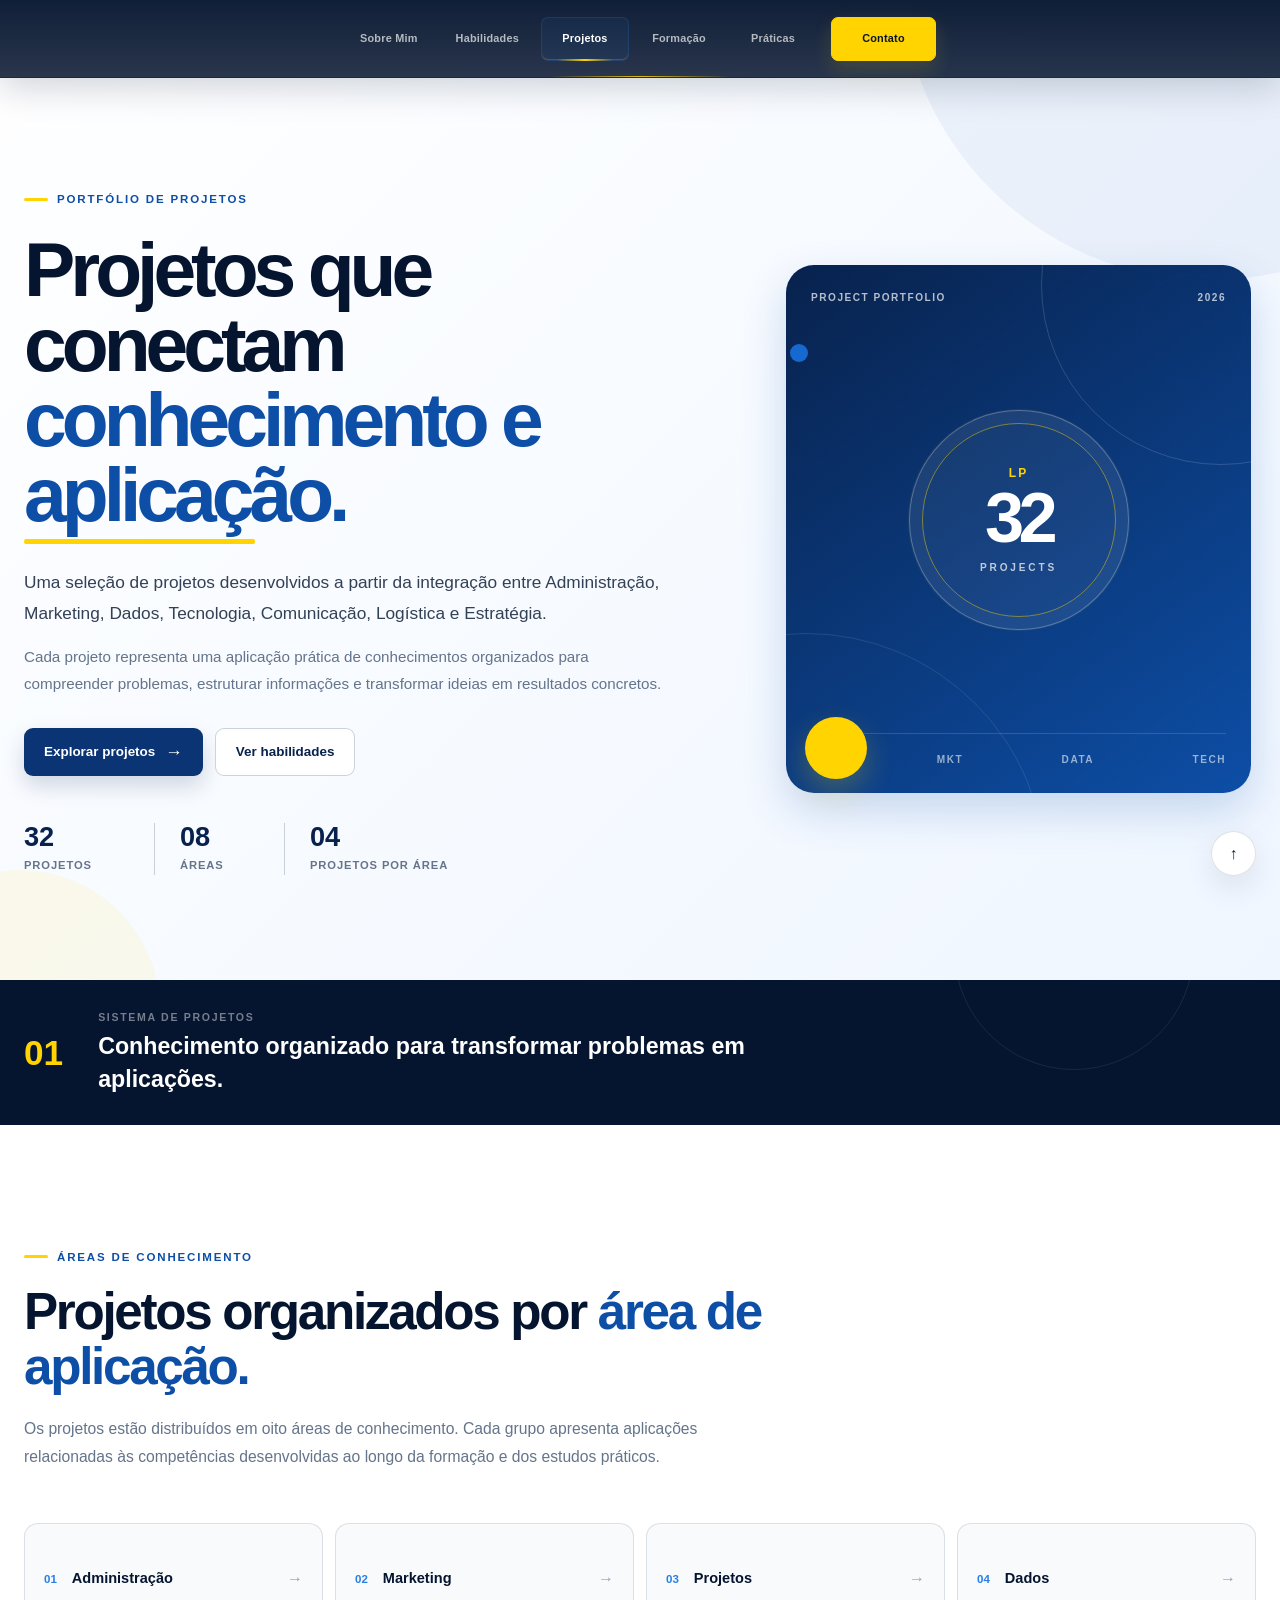
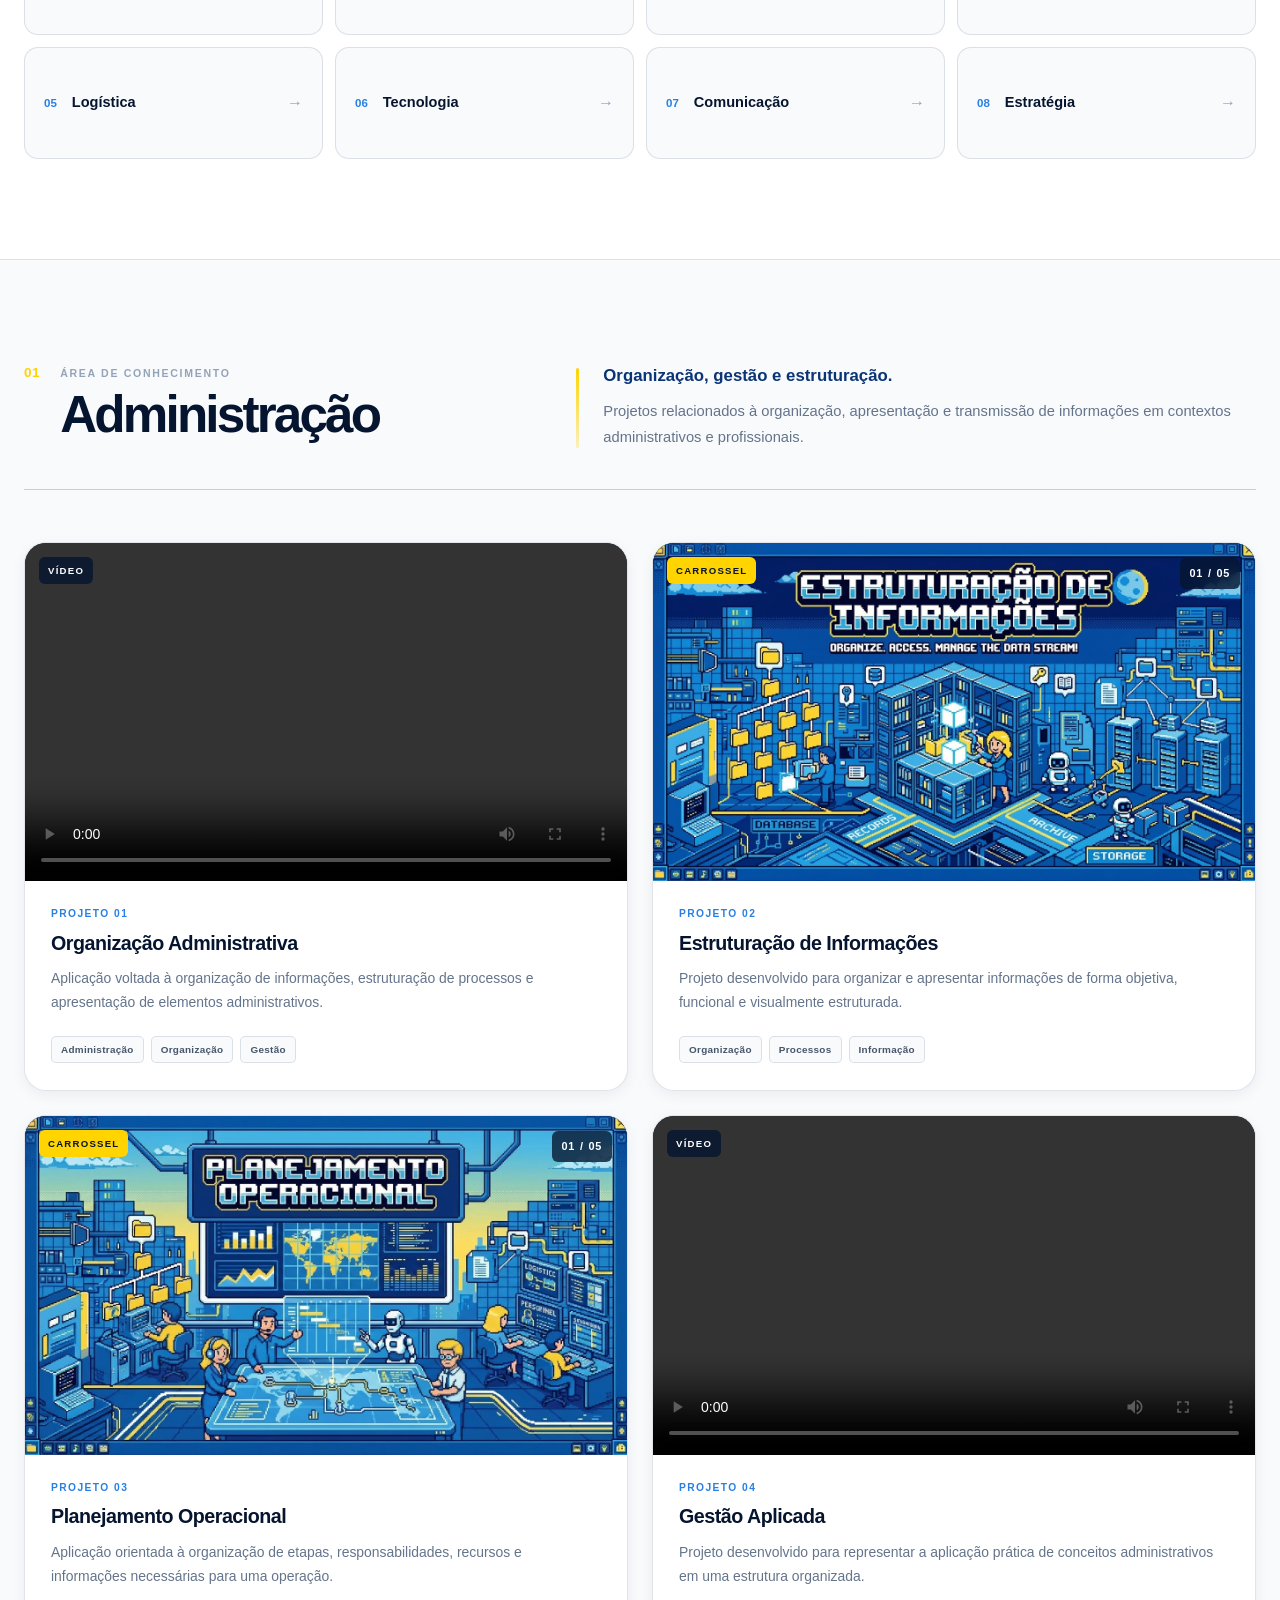
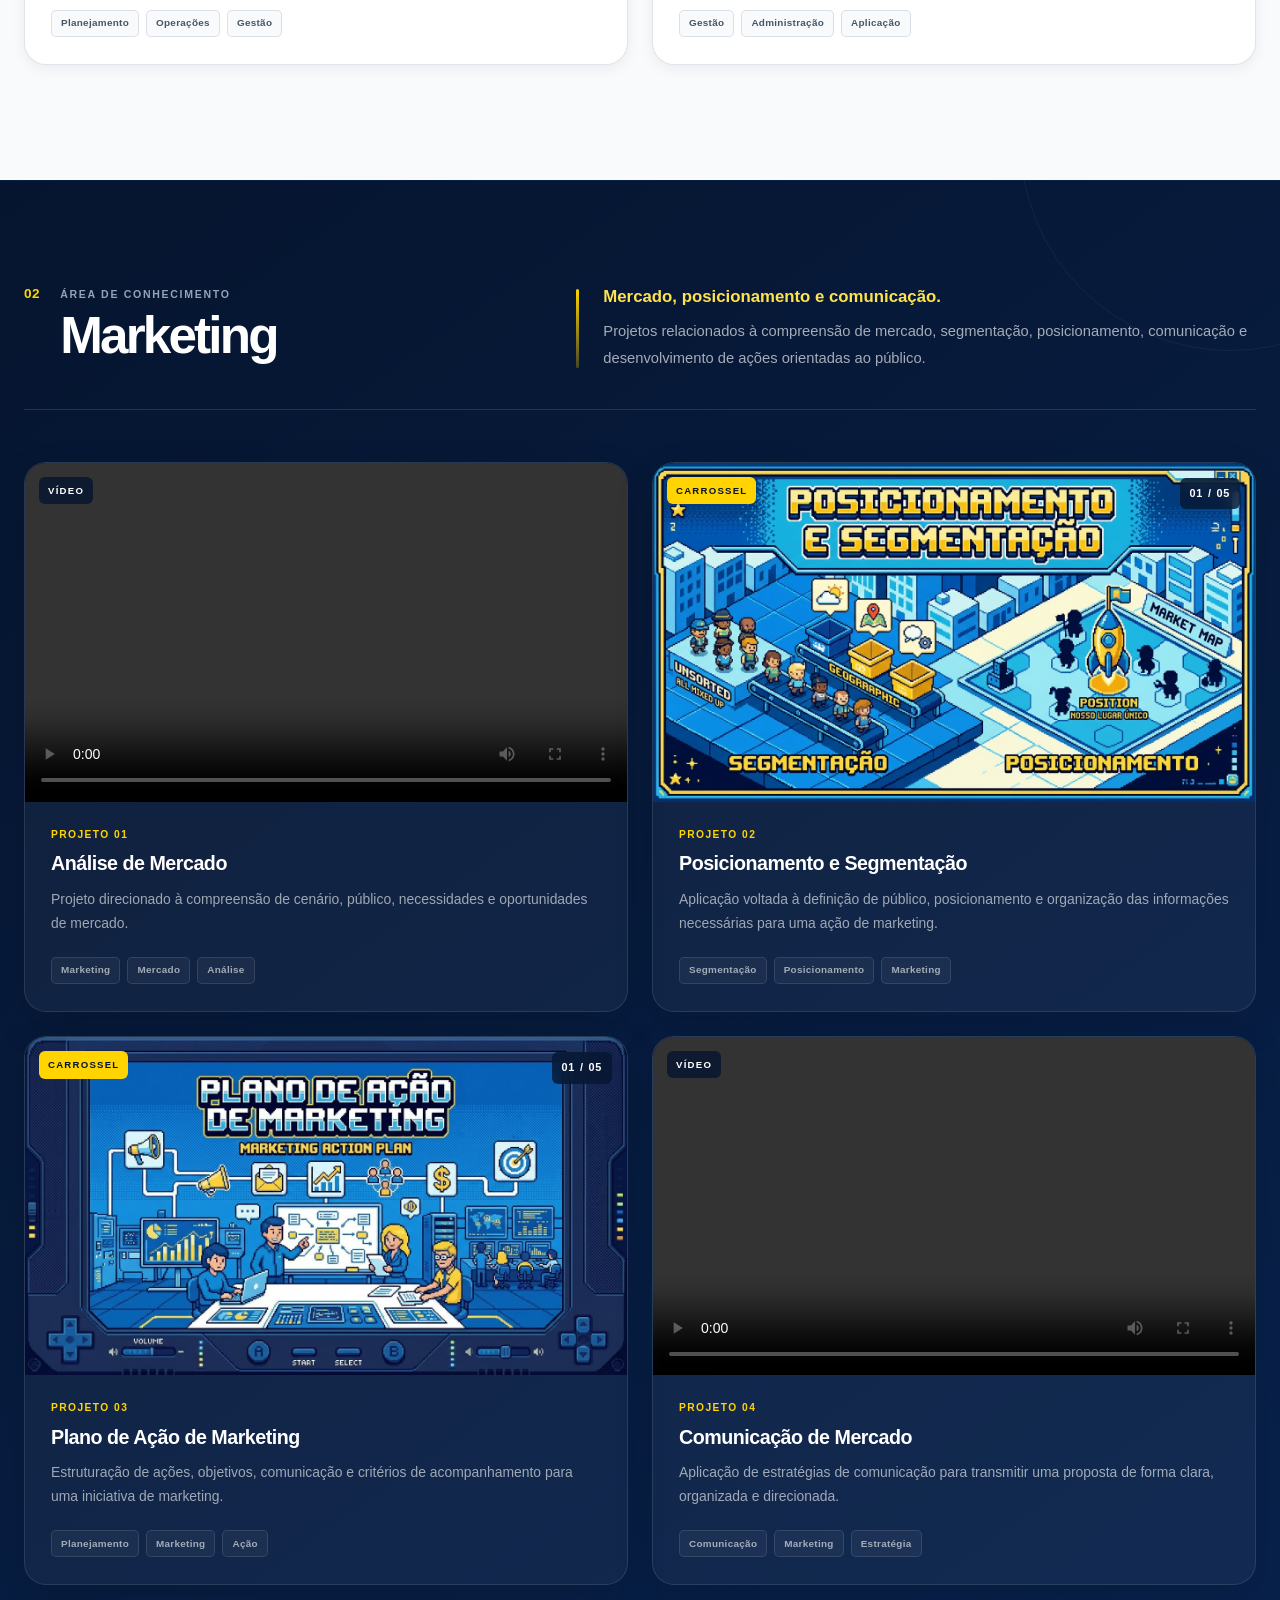
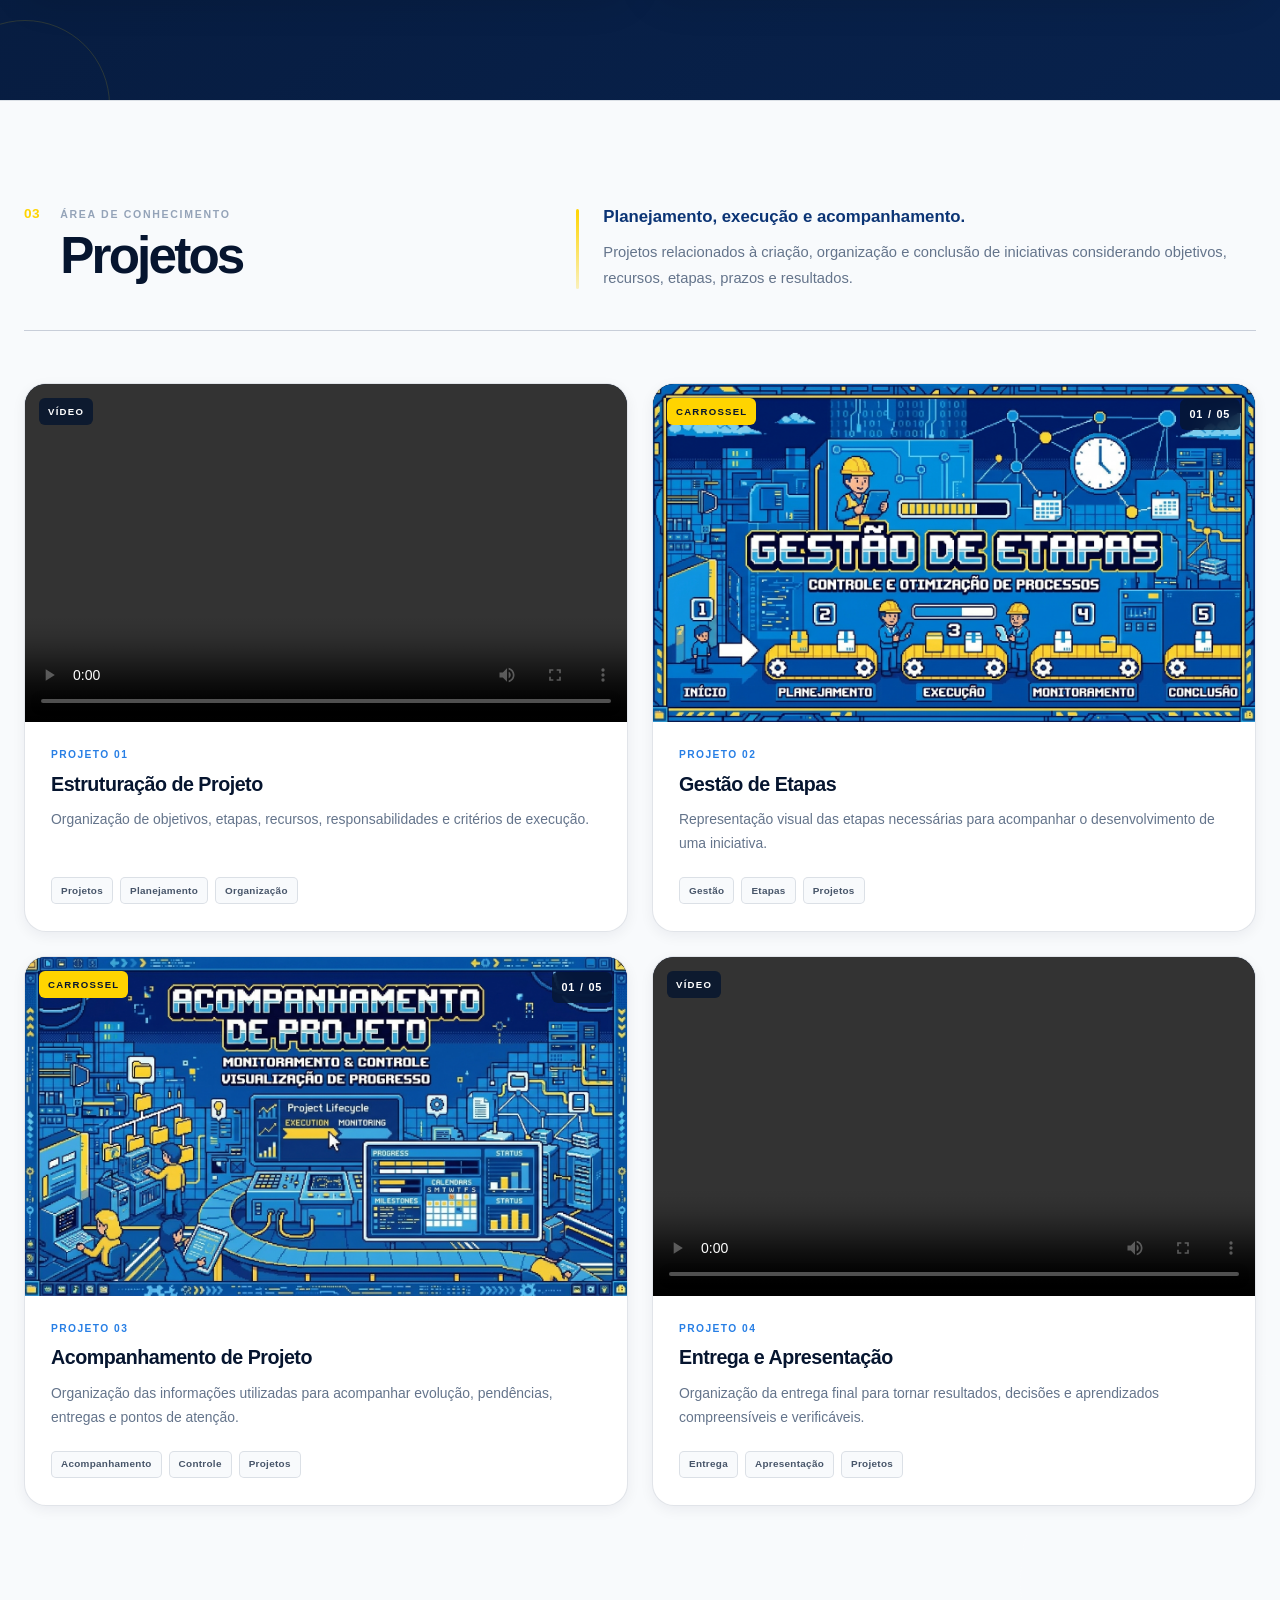
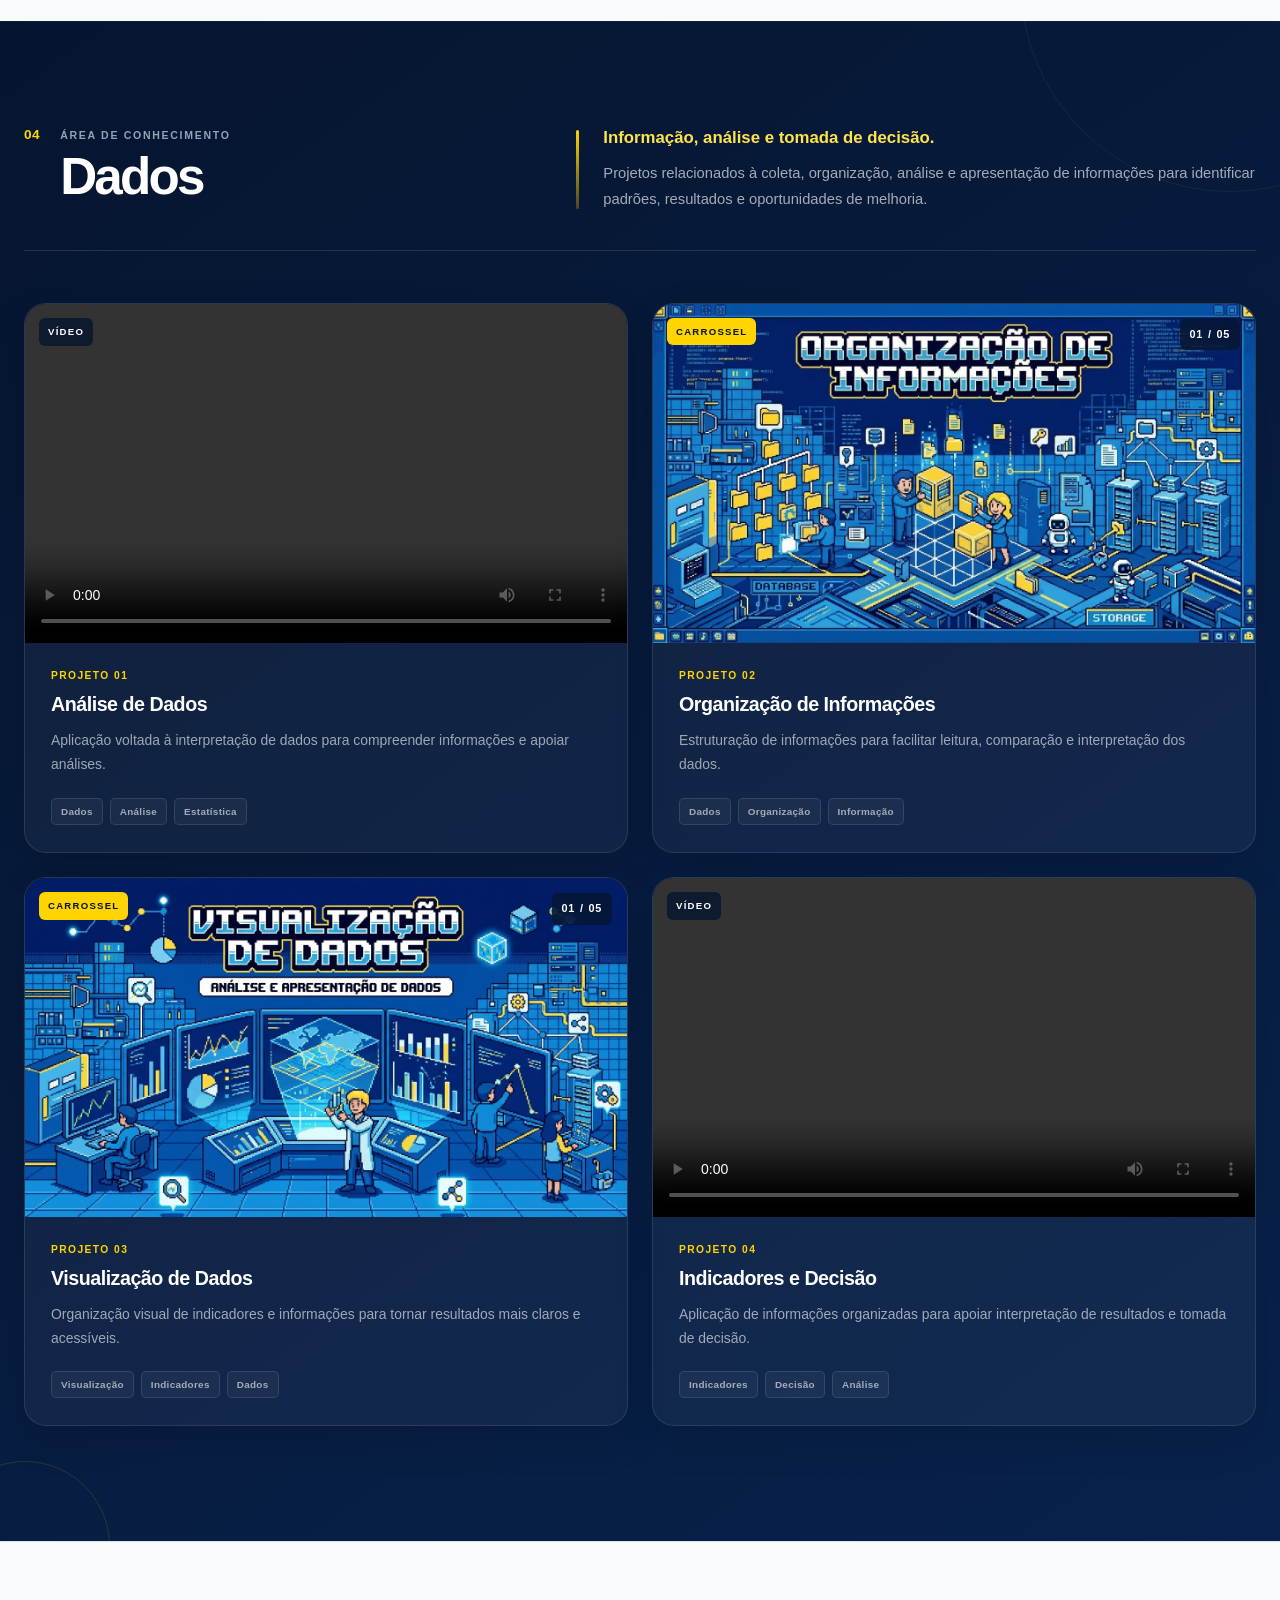
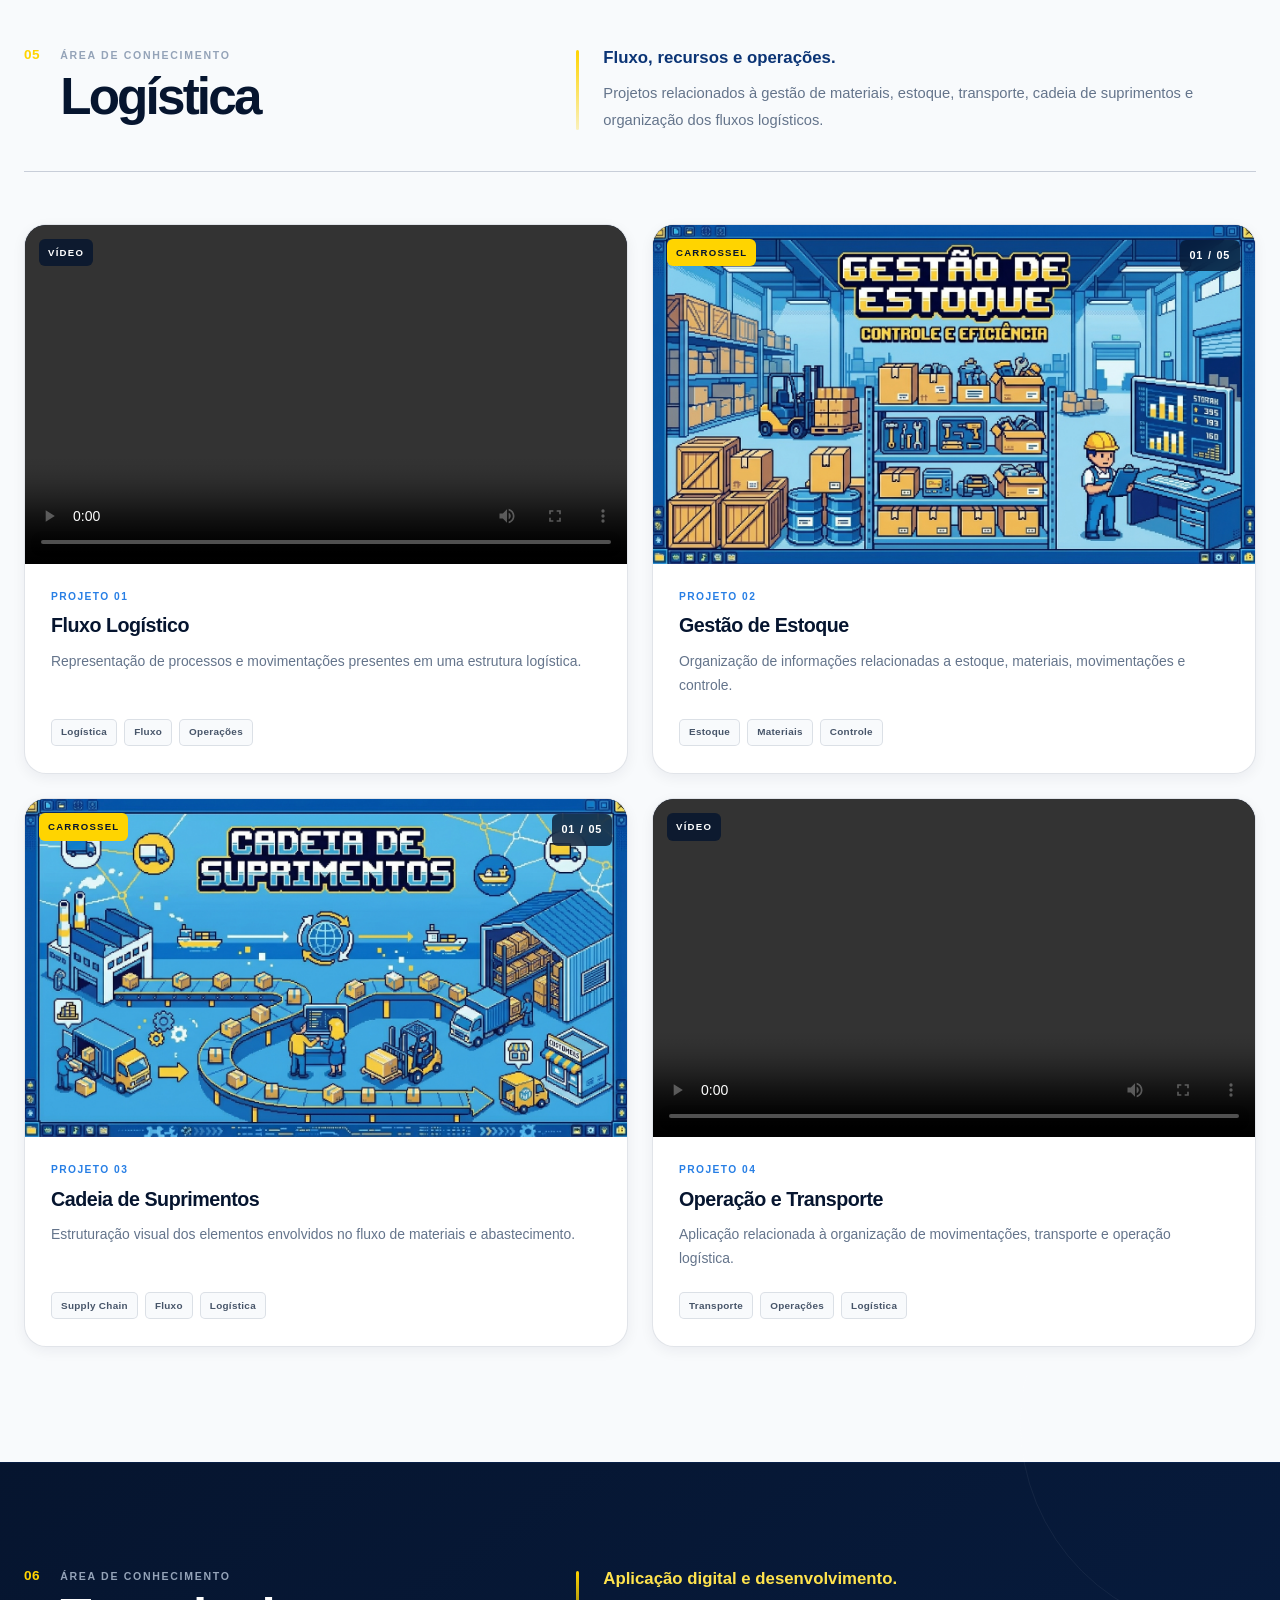
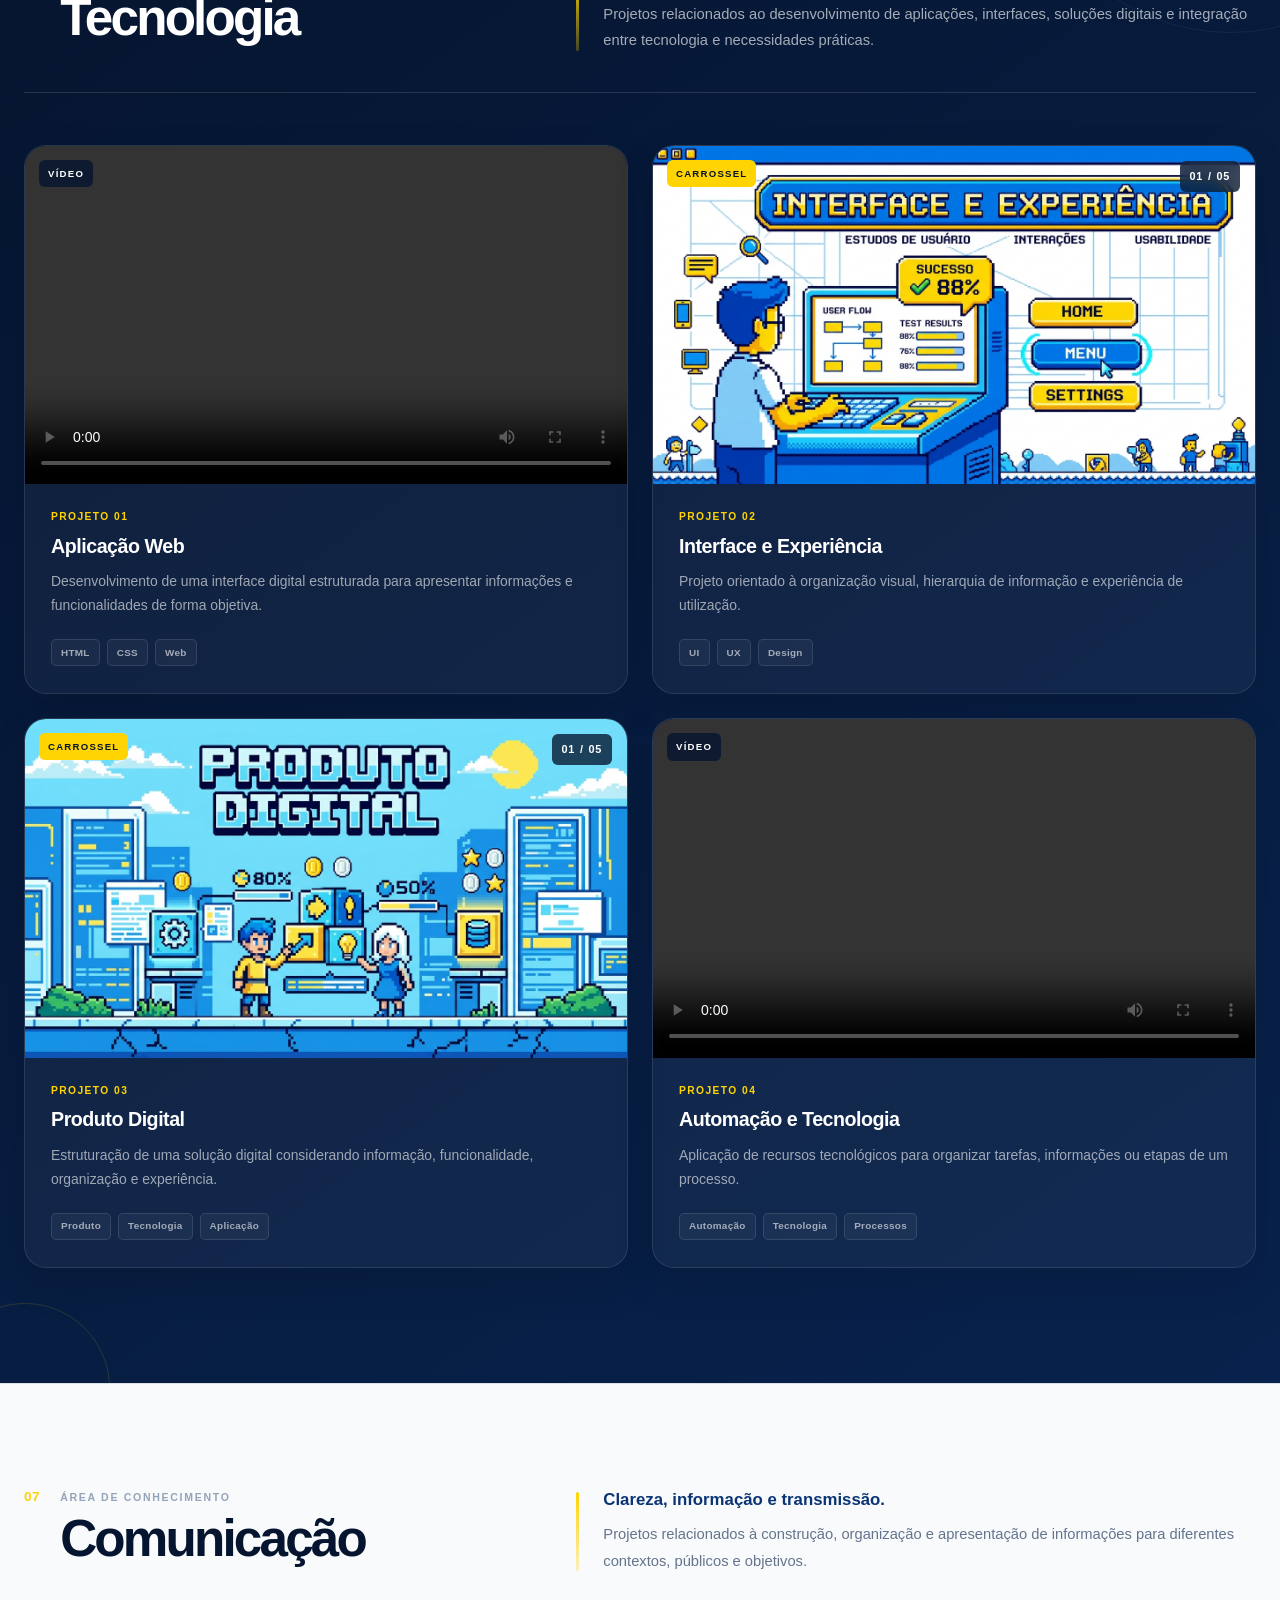
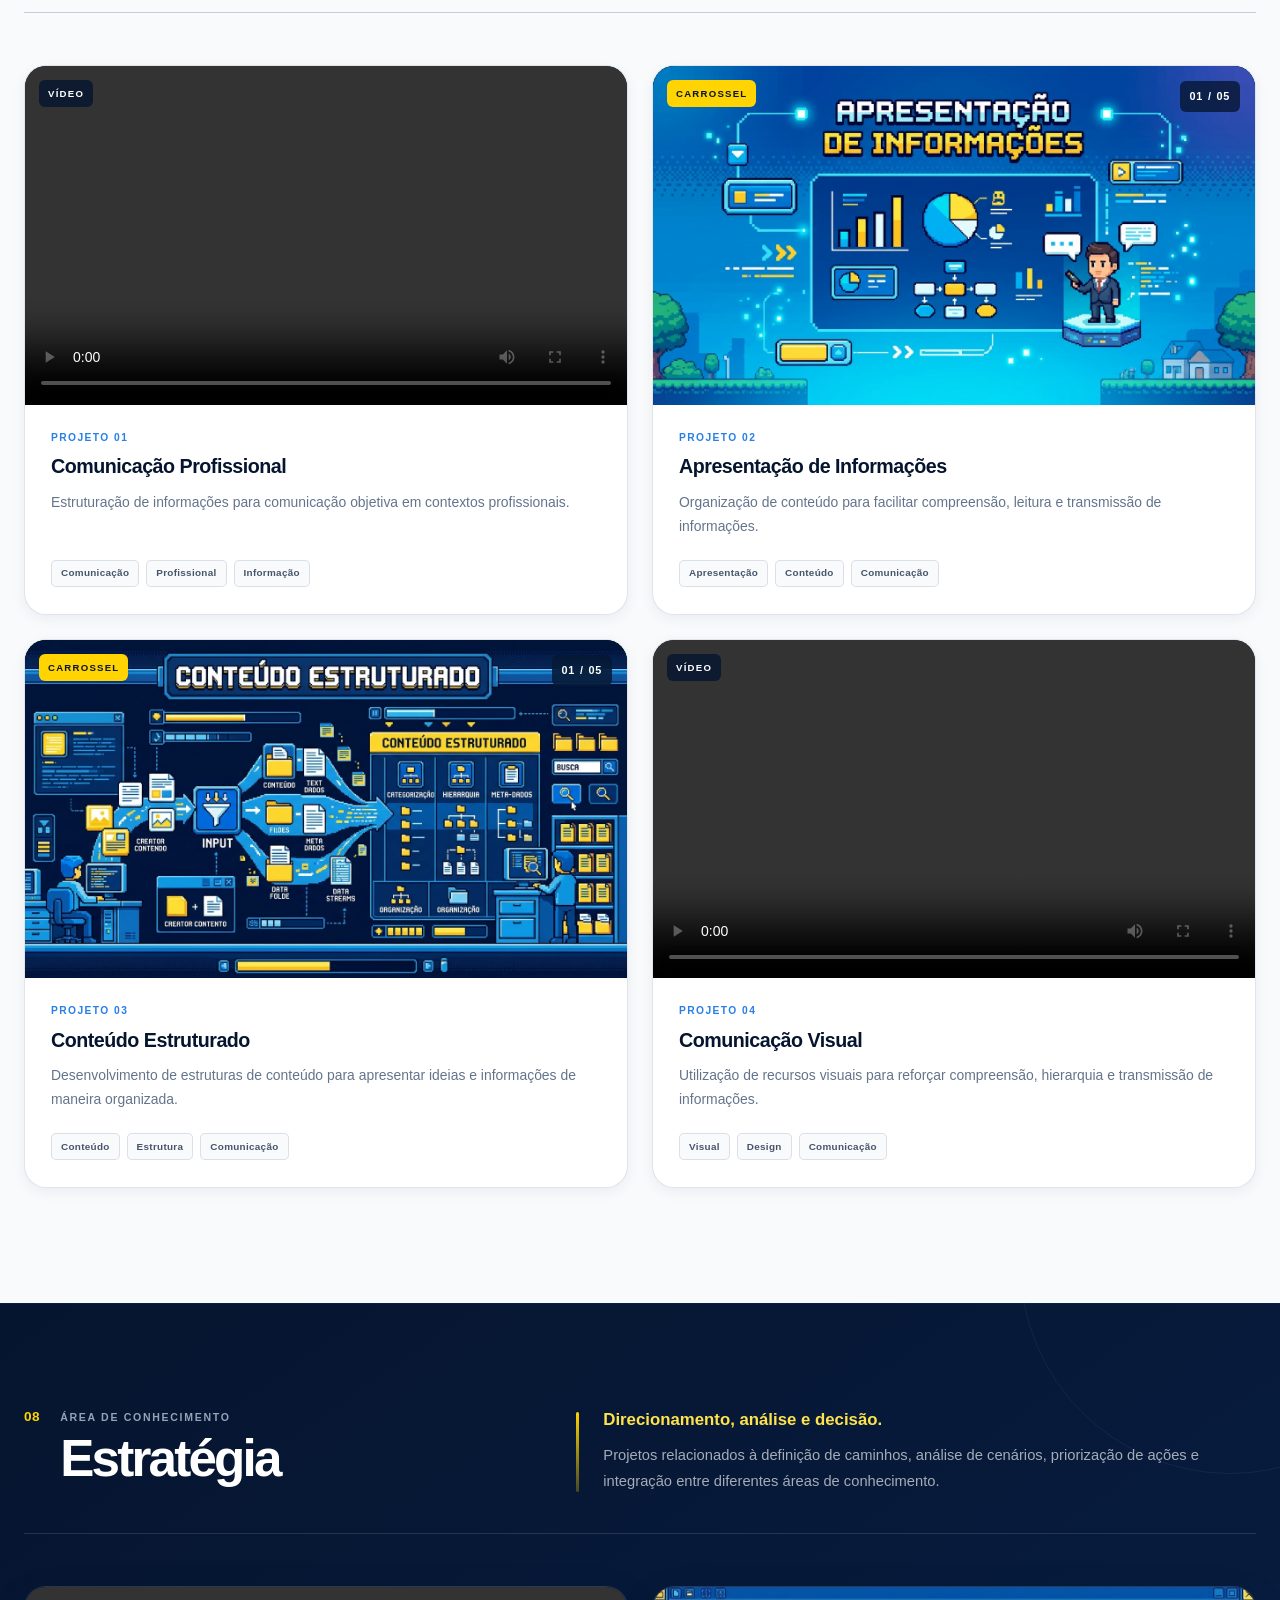
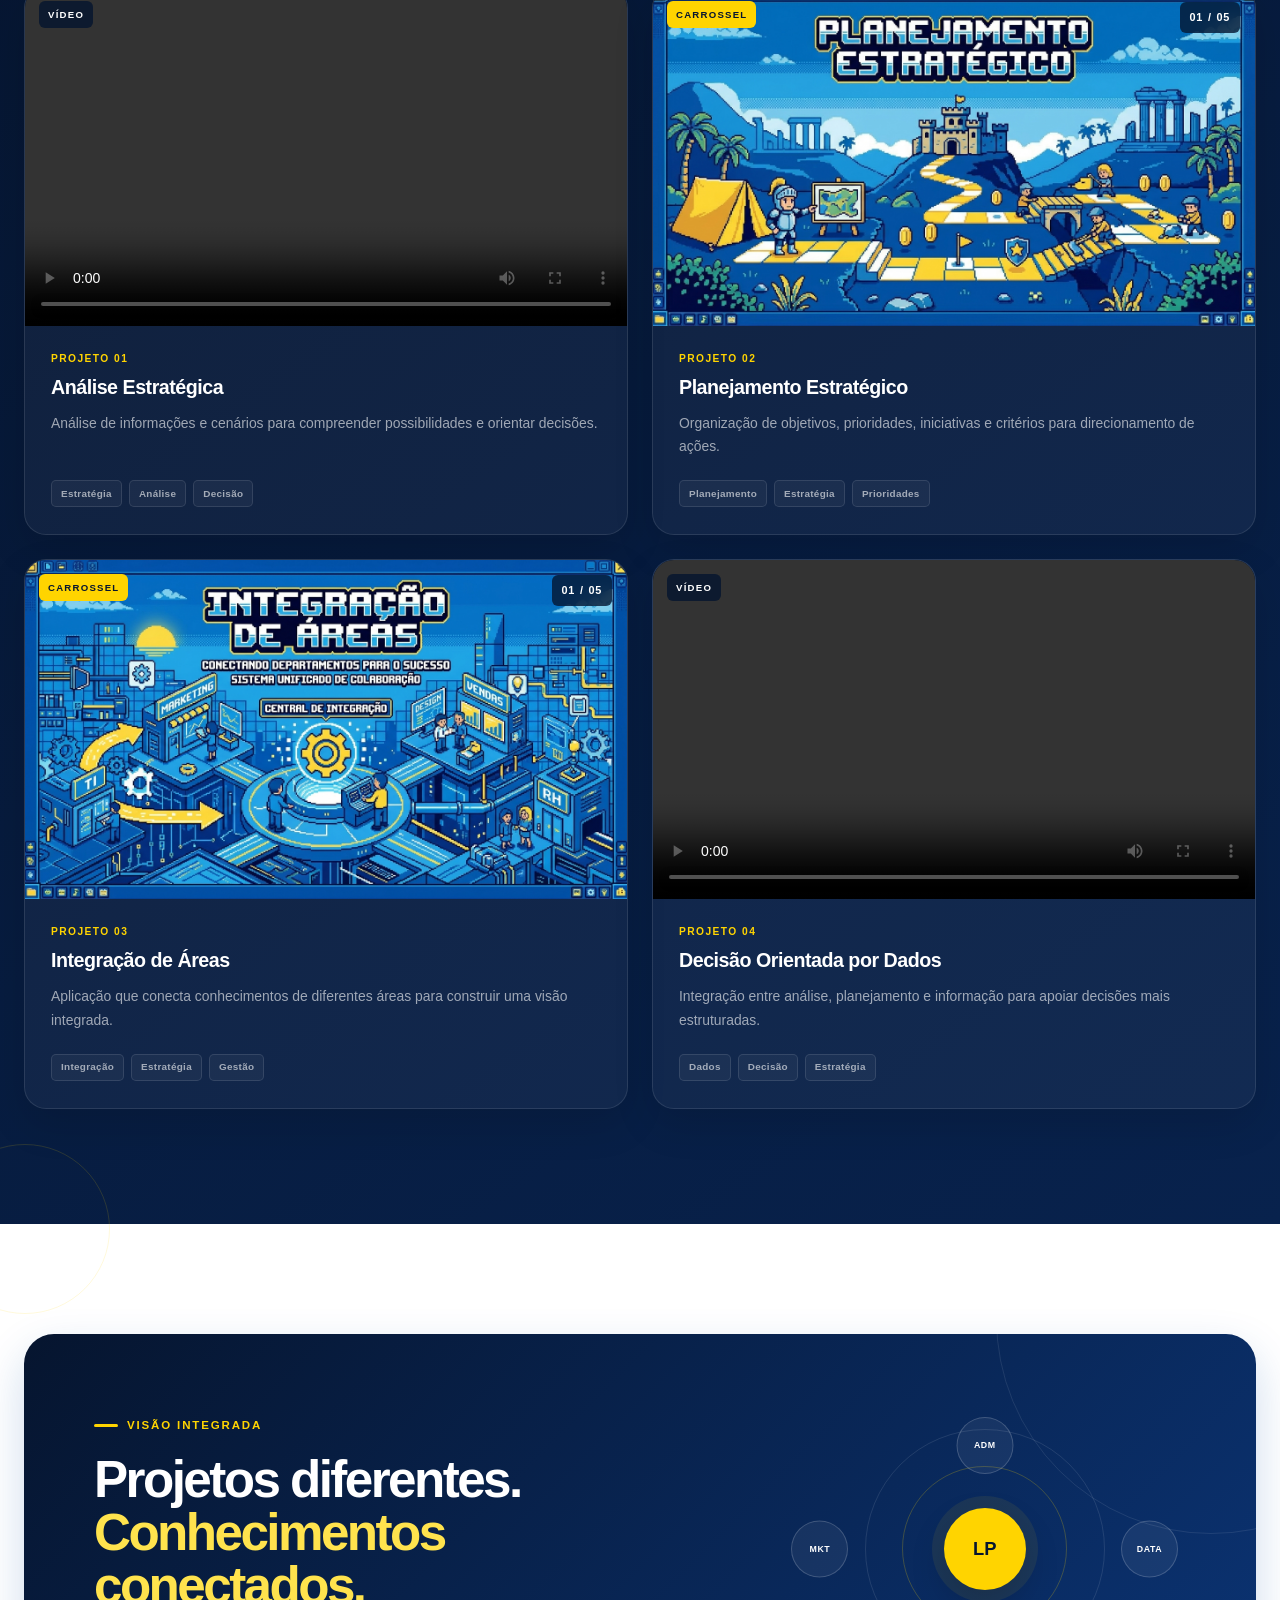
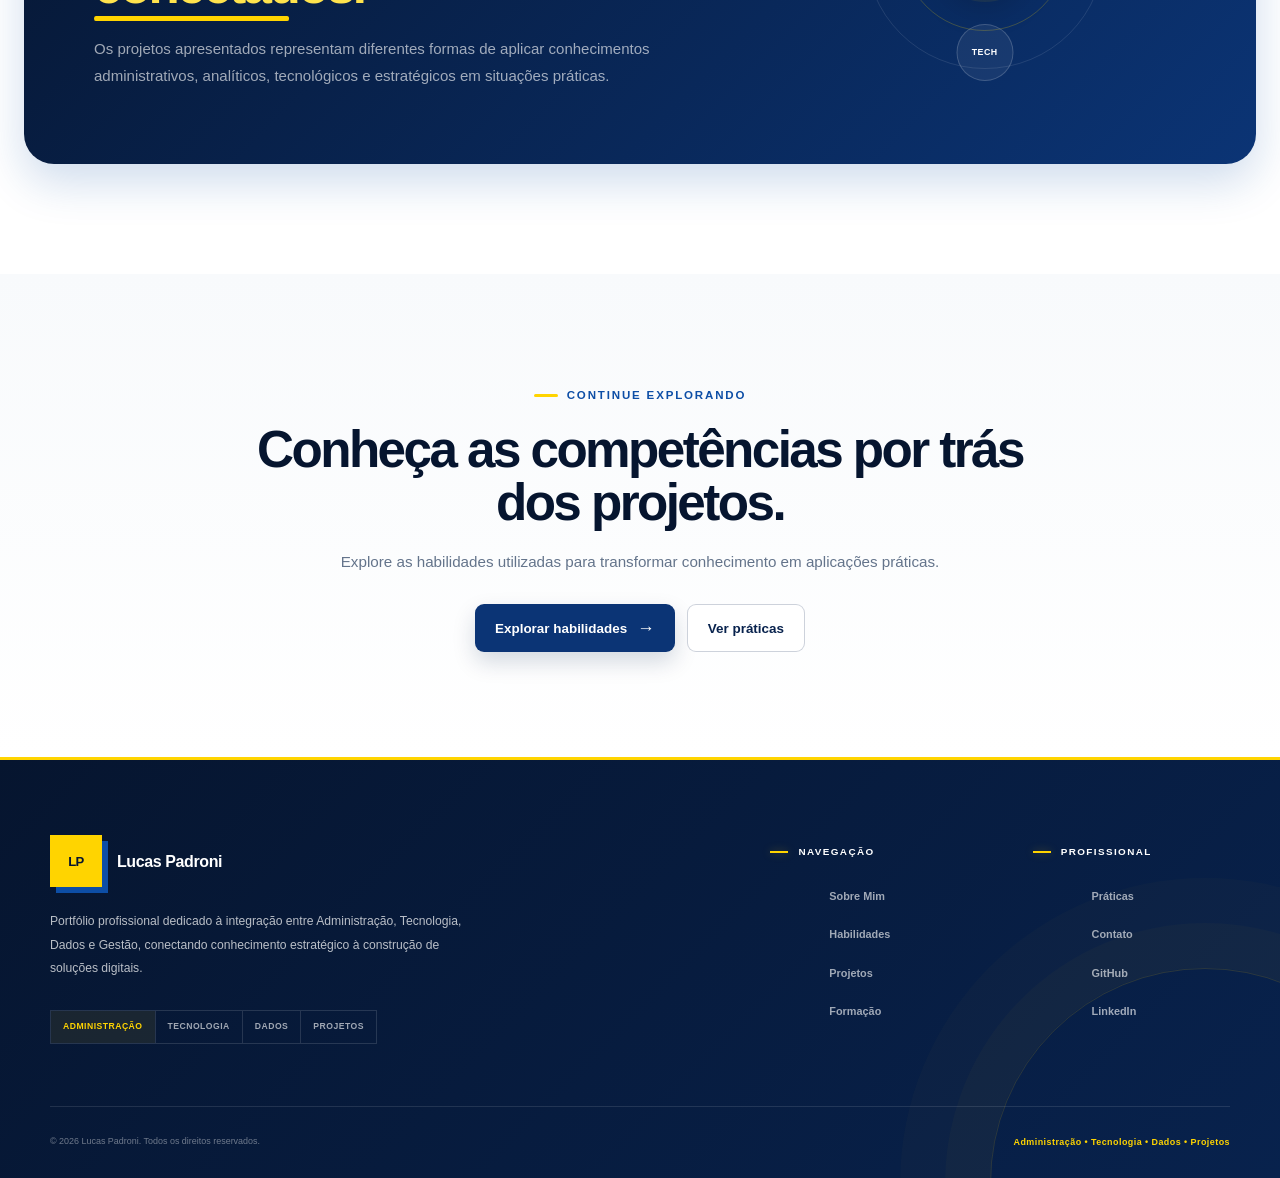
<file: projetos.html>
<!DOCTYPE html>
<html lang="pt-BR">
<head>
    <meta charset="UTF-8">
    <meta name="viewport" content="width=device-width, initial-scale=1.0">

    <meta
        name="description"
        content="Projetos de Lucas Padroni desenvolvidos a partir da integração entre Administração, Marketing, Dados, Tecnologia, Estratégia e outras áreas de conhecimento."
    >

    <meta name="author" content="Lucas Padroni">

    <title>Projetos | Lucas Padroni</title>

    <link rel="stylesheet" href="css/projetos.css">
</head>

<body>

<!-- ============================================================
     INTRO — PROJETOS
============================================================ -->

<div class="intro" id="intro" data-title="PROJETOS">

    <div class="intro__background"></div>

    <div class="intro__glow intro__glow--one"></div>

    <div class="intro__glow intro__glow--two"></div>

    <div class="intro__glow intro__glow--three"></div>

    <div class="intro__content">

        <div class="intro__line"></div>

        <h1 class="intro__title">
            PROJETOS
        </h1>

        <div class="intro__line"></div>

    </div>

</div>

    <!-- =========================================================
         ACESSIBILIDADE
    ========================================================== -->

    <a href="#main-content" class="skip-link">
        Pular para o conteúdo principal
    </a>


    <!-- =========================================================
         HEADER
    ========================================================== -->

    <header class="site-header">

        <div class="container site-header__container">

            <button
                class="menu-toggle"
                type="button"
                aria-label="Abrir menu de navegação"
                aria-controls="main-navigation"
                aria-expanded="false"
            >
                <span></span>
                <span></span>
                <span></span>
            </button>

            <nav
                class="main-navigation"
                id="main-navigation"
                aria-label="Navegação principal"
            >

                <ul class="main-navigation__list">

                    <li class="main-navigation__item">
                        <a
                            class="main-navigation__link"
                            href="index.html"
                        >
                            Sobre Mim
                        </a>
                    </li>

                    <li class="main-navigation__item">
                        <a
                            class="main-navigation__link"
                            href="habilidades.html"
                        >
                            Habilidades
                        </a>
                    </li>

                    <li class="main-navigation__item">
                        <a
                            class="main-navigation__link main-navigation__link--active"
                            href="projetos.html"
                            aria-current="page"
                        >
                            Projetos
                        </a>
                    </li>

                    <li class="main-navigation__item">
                        <a
                            class="main-navigation__link"
                            href="formacao.html"
                        >
                            Formação
                        </a>
                    </li>

                    <li class="main-navigation__item">
                        <a
                            class="main-navigation__link"
                            href="praticas.html"
                        >
                            Práticas
                        </a>
                    </li>

                    <li class="main-navigation__item">
                        <a
                            class="main-navigation__link main-navigation__link--cta"
                            href="contatos.html"
                        >
                            Contato
                        </a>
                    </li>

                </ul>

            </nav>

        </div>

    </header>


    <!-- =========================================================
         MAIN
    ========================================================== -->

    <main id="main-content">


        <!-- =====================================================
             HERO / ABERTURA
        ====================================================== -->

        <section class="projects-hero">

            <div class="container projects-hero__container">

                <div class="projects-hero__content">

                    <span class="section-label">
                        Portfólio de projetos
                    </span>


                    <h1 class="projects-hero__title">
                        Projetos que conectam
                        <span class="text-highlight">
                            conhecimento e aplicação.
                        </span>
                    </h1>


                    <p class="projects-hero__description">
                        Uma seleção de projetos desenvolvidos a partir da
                        integração entre Administração, Marketing, Dados,
                        Tecnologia, Comunicação, Logística e Estratégia.
                    </p>


                    <p class="projects-hero__supporting-text">
                        Cada projeto representa uma aplicação prática de
                        conhecimentos organizados para compreender problemas,
                        estruturar informações e transformar ideias em
                        resultados concretos.
                    </p>


                    <div class="projects-hero__actions">

                        <a
                            href="#areas"
                            class="button button--primary"
                        >
                            Explorar projetos
                            <span aria-hidden="true">→</span>
                        </a>

                        <a
                            href="habilidades.html"
                            class="button button--secondary"
                        >
                            Ver habilidades
                        </a>

                    </div>


                    <div
                        class="projects-hero__indicators"
                        aria-label="Resumo dos projetos"
                    >

                        <div class="project-indicator">

                            <strong>
                                32
                            </strong>

                            <span>
                                Projetos
                            </span>

                        </div>


                        <div class="project-indicator">

                            <strong>
                                08
                            </strong>

                            <span>
                                Áreas
                            </span>

                        </div>


                        <div class="project-indicator">

                            <strong>
                                04
                            </strong>

                            <span>
                                Projetos por área
                            </span>

                        </div>

                    </div>

                </div>


                <!-- =================================================
                     ELEMENTO VISUAL AZUL
                ================================================== -->

                <div class="projects-hero__visual">

                    <div class="projects-hero__visual-frame">

                        <div class="projects-hero__visual-top">

                            <span>
                                PROJECT PORTFOLIO
                            </span>

                            <span>
                                2026
                            </span>

                        </div>


                        <div class="projects-hero__visual-center">

                            <div class="project-logo">

                                <span class="project-logo__top">
                                    LP
                                </span>

                                <span class="project-logo__main">
                                    32
                                </span>

                                <span class="project-logo__bottom">
                                    PROJECTS
                                </span>

                            </div>

                        </div>


                        <div class="projects-hero__visual-bottom">

                            <span>
                                ADM
                            </span>

                            <span>
                                MKT
                            </span>

                            <span>
                                DATA
                            </span>

                            <span>
                                TECH
                            </span>

                        </div>

                    </div>


                    <span class="projects-hero__visual-decoration projects-hero__visual-decoration--one"></span>

                    <span class="projects-hero__visual-decoration projects-hero__visual-decoration--two"></span>

                    <span class="projects-hero__visual-decoration projects-hero__visual-decoration--three"></span>

                </div>

            </div>

        </section>



        <!-- =====================================================
             STATEMENT AZUL
        ====================================================== -->

        <section class="statement-section">

            <div class="container">

                <div class="statement">

                    <span class="statement__index">
                        01
                    </span>

                    <div class="statement__content">

                        <span class="statement__label">
                            Sistema de projetos
                        </span>

                        <p class="statement__line">
                            Conhecimento organizado para transformar
                            problemas em aplicações.
                        </p>

                    </div>

                </div>

            </div>

        </section>



        <!-- =====================================================
             ÍNDICE DAS ÁREAS
        ====================================================== -->

        <section
            class="projects-index"
            id="areas"
        >

            <div class="container">

                <div class="section-header">

                    <span class="section-label">
                        Áreas de conhecimento
                    </span>

                    <h2>
                        Projetos organizados por
                        <span class="text-highlight">
                            área de aplicação.
                        </span>
                    </h2>

                    <p>
                        Os projetos estão distribuídos em oito áreas de
                        conhecimento. Cada grupo apresenta aplicações
                        relacionadas às competências desenvolvidas ao longo
                        da formação e dos estudos práticos.
                    </p>

                </div>


                <div class="projects-index__grid">

                    <a
                        href="#administracao"
                        class="projects-index__item"
                    >
                        <span class="projects-index__number">01</span>
                        <span class="projects-index__name">Administração</span>
                        <span class="projects-index__arrow">→</span>
                    </a>


                    <a
                        href="#marketing"
                        class="projects-index__item"
                    >
                        <span class="projects-index__number">02</span>
                        <span class="projects-index__name">Marketing</span>
                        <span class="projects-index__arrow">→</span>
                    </a>


                    <a
                        href="#projetos"
                        class="projects-index__item"
                    >
                        <span class="projects-index__number">03</span>
                        <span class="projects-index__name">Projetos</span>
                        <span class="projects-index__arrow">→</span>
                    </a>


                    <a
                        href="#dados"
                        class="projects-index__item"
                    >
                        <span class="projects-index__number">04</span>
                        <span class="projects-index__name">Dados</span>
                        <span class="projects-index__arrow">→</span>
                    </a>


                    <a
                        href="#logistica"
                        class="projects-index__item"
                    >
                        <span class="projects-index__number">05</span>
                        <span class="projects-index__name">Logística</span>
                        <span class="projects-index__arrow">→</span>
                    </a>


                    <a
                        href="#tecnologia"
                        class="projects-index__item"
                    >
                        <span class="projects-index__number">06</span>
                        <span class="projects-index__name">Tecnologia</span>
                        <span class="projects-index__arrow">→</span>
                    </a>


                    <a
                        href="#comunicacao"
                        class="projects-index__item"
                    >
                        <span class="projects-index__number">07</span>
                        <span class="projects-index__name">Comunicação</span>
                        <span class="projects-index__arrow">→</span>
                    </a>


                    <a
                        href="#estrategia"
                        class="projects-index__item"
                    >
                        <span class="projects-index__number">08</span>
                        <span class="projects-index__name">Estratégia</span>
                        <span class="projects-index__arrow">→</span>
                    </a>

                </div>

            </div>

        </section>



        <!-- =====================================================
             ÁREA 01 — ADMINISTRAÇÃO
        ====================================================== -->

        <section
            class="project-area"
            id="administracao"
        >

            <div class="container">

                <header class="project-area__header">

                    <div class="project-area__heading">

                        <span class="project-area__number">
                            01
                        </span>

                        <div>

                            <span class="project-area__eyebrow">
                                Área de conhecimento
                            </span>

                            <h2 class="project-area__title">
                                Administração
                            </h2>

                        </div>

                    </div>


                    <div class="project-area__description">

                        <h3>
                            Organização, gestão e estruturação.
                        </h3>

                        <p>
                            Projetos relacionados à organização, apresentação
                            e transmissão de informações em contextos
                            administrativos e profissionais.
                        </p>

                    </div>

                </header>


                <div class="projects-grid">

                    <article class="project-card project-card--video">

                        <div class="project-card__media">

                            <div class="project-media__type">
                                Vídeo
                            </div>

                            <video
                                class="project-video"
                                controls
                                preload="metadata"
                                aria-label="Vídeo do projeto de Administração 01"
                                data-project-video="administracao-01"
                            >
                                <source
                                    src="Organização Administrativa.mp4"
                                    type="video/mp4"
                                >

                                Seu navegador não suporta vídeos.
                            </video>

                        </div>


                        <div class="project-card__content">

                            <span class="project-card__number">
                                PROJETO 01
                            </span>

                            <h3>
                                Organização Administrativa
                            </h3>

                            <p>
                                Aplicação voltada à organização de informações,
                                estruturação de processos e apresentação de
                                elementos administrativos.
                            </p>


                            <div class="project-card__tags">

                                <span>Administração</span>
                                <span>Organização</span>
                                <span>Gestão</span>

                            </div>

                        </div>

                    </article>



                    <article class="project-card project-card--carousel">

                        <div class="project-card__media">

                            <div class="project-media__type">
                                Carrossel
                            </div>

                            <div
                                class="carousel"
                                data-carousel="administracao-02"
                                tabindex="0"
                                aria-label="Carrossel do projeto de Administração 02"
                            >

                                <div
                                    class="carousel__counter"
                                    aria-live="polite"
                                    aria-atomic="true"
                                >
                                    <span>01</span>
                                    <span>/</span>
                                    <span>05</span>
                                </div>


                                <div class="carousel__slides">

                                    <img src="EstruturadeInformaçõesCAPA.jpg" alt="Imagem 1 do projeto de Administração 02" class="carousel__image is-active">
                                    <img src="admeorg (1).png" alt="Imagem 2 do projeto de Administração 02" class="carousel__image">
                                    <img src="admeorg (7).png" alt="Imagem 3 do projeto de Administração 02" class="carousel__image">
                                    <img src="admeorg (8).png" alt="Imagem 4 do projeto de Administração 02" class="carousel__image">
                                    <img src="admeorg (9).png" alt="Imagem 5 do projeto de Administração 02" class="carousel__image">

                                </div>


                                <button class="carousel__button carousel__button--prev" type="button" aria-label="Imagem anterior">
                                    ←
                                </button>

                                <button class="carousel__button carousel__button--next" type="button" aria-label="Próxima imagem">
                                    →
                                </button>

                            </div>

                        </div>


                        <div class="project-card__content">

                            <span class="project-card__number">
                                PROJETO 02
                            </span>

                            <h3>
                                Estruturação de Informações
                            </h3>

                            <p>
                                Projeto desenvolvido para organizar e
                                apresentar informações de forma objetiva,
                                funcional e visualmente estruturada.
                            </p>


                            <div class="project-card__tags">

                                <span>Organização</span>
                                <span>Processos</span>
                                <span>Informação</span>

                            </div>

                        </div>

                    </article>



                    <article class="project-card project-card--carousel">

                        <div class="project-card__media">

                            <div class="project-media__type">
                                Carrossel
                            </div>

                            <div
                                class="carousel"
                                data-carousel="administracao-03"
                                tabindex="0"
                                aria-label="Carrossel do projeto de Administração 03"
                            >

                                <div
                                    class="carousel__counter"
                                    aria-live="polite"
                                    aria-atomic="true"
                                >
                                    <span>01</span>
                                    <span>/</span>
                                    <span>05</span>
                                </div>


                                <div class="carousel__slides">

                                    <img src="Planejamento OperacionalCAPA.jpg" alt="Imagem 1 do projeto de Administração 03" class="carousel__image is-active">
                                    <img src="planejamento (1).png" alt="Imagem 2 do projeto de Administração 03" class="carousel__image">
                                    <img src="planejamento (2).png" alt="Imagem 3 do projeto de Administração 03" class="carousel__image">
                                    <img src="planejamento (3).png" alt="Imagem 4 do projeto de Administração 03" class="carousel__image">
                                    <img src="planejamento (4).png" alt="Imagem 5 do projeto de Administração 03" class="carousel__image">

                                </div>


                                <button class="carousel__button carousel__button--prev" type="button" aria-label="Imagem anterior">
                                    ←
                                </button>

                                <button class="carousel__button carousel__button--next" type="button" aria-label="Próxima imagem">
                                    →
                                </button>

                            </div>

                        </div>


                        <div class="project-card__content">

                            <span class="project-card__number">
                                PROJETO 03
                            </span>

                            <h3>
                                Planejamento Operacional
                            </h3>

                            <p>
                                Aplicação orientada à organização de etapas,
                                responsabilidades, recursos e informações
                                necessárias para uma operação.
                            </p>


                            <div class="project-card__tags">

                                <span>Planejamento</span>
                                <span>Operações</span>
                                <span>Gestão</span>

                            </div>

                        </div>

                    </article>



                    <article class="project-card project-card--video">

                        <div class="project-card__media">

                            <div class="project-media__type">
                                Vídeo
                            </div>

                            <video
                                class="project-video"
                                controls
                                preload="metadata"
                                aria-label="Vídeo do projeto de Administração 04"
                                data-project-video="administracao-04"
                            >
                                <source
                                    src="Gestão Aplicada.mp4"
                                    type="video/mp4"
                                >

                                Seu navegador não suporta vídeos.
                            </video>

                        </div>


                        <div class="project-card__content">

                            <span class="project-card__number">
                                PROJETO 04
                            </span>

                            <h3>
                                Gestão Aplicada
                            </h3>

                            <p>
                                Projeto desenvolvido para representar a
                                aplicação prática de conceitos administrativos
                                em uma estrutura organizada.
                            </p>


                            <div class="project-card__tags">

                                <span>Gestão</span>
                                <span>Administração</span>
                                <span>Aplicação</span>

                            </div>

                        </div>

                    </article>

                </div>

            </div>

        </section>



        <!-- =====================================================
             ÁREA 02 — MARKETING
        ====================================================== -->

        <section
            class="project-area project-area--blue"
            id="marketing"
        >

            <div class="container">

                <header class="project-area__header">

                    <div class="project-area__heading">

                        <span class="project-area__number">
                            02
                        </span>

                        <div>

                            <span class="project-area__eyebrow">
                                Área de conhecimento
                            </span>

                            <h2 class="project-area__title">
                                Marketing
                            </h2>

                        </div>

                    </div>


                    <div class="project-area__description">

                        <h3>
                            Mercado, posicionamento e comunicação.
                        </h3>

                        <p>
                            Projetos relacionados à compreensão de mercado,
                            segmentação, posicionamento, comunicação e
                            desenvolvimento de ações orientadas ao público.
                        </p>

                    </div>

                </header>


                <div class="projects-grid">

                    <article class="project-card project-card--video">

                        <div class="project-card__media">

                            <div class="project-media__type">
                                Vídeo
                            </div>

                            <video
                                class="project-video"
                                controls
                                preload="metadata"
                                aria-label="Vídeo do projeto de Marketing 01"
                                data-project-video="marketing-01"
                            >
                                <source
                                    src="Análise de Mercado.mp4"
                                    type="video/mp4"
                                >
                            </video>

                        </div>

                        <div class="project-card__content">

                            <span class="project-card__number">
                                PROJETO 01
                            </span>

                            <h3>
                                Análise de Mercado
                            </h3>

                            <p>
                                Projeto direcionado à compreensão de cenário,
                                público, necessidades e oportunidades de
                                mercado.
                            </p>

                            <div class="project-card__tags">
                                <span>Marketing</span>
                                <span>Mercado</span>
                                <span>Análise</span>
                            </div>

                        </div>

                    </article>


                    <article class="project-card project-card--carousel">

                        <div class="project-card__media">

                            <div class="project-media__type">
                                Carrossel
                            </div>

                            <div
                                class="carousel"
                                data-carousel="marketing-02"
                                tabindex="0"
                                aria-label="Carrossel do projeto de Marketing 02"
                            >

                                <div
                                    class="carousel__counter"
                                    aria-live="polite"
                                    aria-atomic="true"
                                >
                                    <span>01</span>
                                    <span>/</span>
                                    <span>05</span>
                                </div>

                                <div class="carousel__slides">

                                    <img src="Posicionamento e SegmentaçãoCAPA.jpg" alt="Imagem 1 do projeto de Marketing 02" class="carousel__image is-active">
                                    <img src="posicionamento (1).png" alt="Imagem 2 do projeto de Marketing 02" class="carousel__image">
                                    <img src="posicionamento (2).png" alt="Imagem 3 do projeto de Marketing 02" class="carousel__image">
                                    <img src="posicionamento (3).png" alt="Imagem 4 do projeto de Marketing 02" class="carousel__image">
                                    <img src="posicionamento (4).png" alt="Imagem 5 do projeto de Marketing 02" class="carousel__image">

                                </div>

                                <button class="carousel__button carousel__button--prev" type="button" aria-label="Imagem anterior">
                                    ←
                                </button>

                                <button class="carousel__button carousel__button--next" type="button" aria-label="Próxima imagem">
                                    →
                                </button>

                            </div>

                        </div>

                        <div class="project-card__content">

                            <span class="project-card__number">
                                PROJETO 02
                            </span>

                            <h3>
                                Posicionamento e Segmentação
                            </h3>

                            <p>
                                Aplicação voltada à definição de público,
                                posicionamento e organização das informações
                                necessárias para uma ação de marketing.
                            </p>

                            <div class="project-card__tags">
                                <span>Segmentação</span>
                                <span>Posicionamento</span>
                                <span>Marketing</span>
                            </div>

                        </div>

                    </article>


                    <article class="project-card project-card--carousel">

                        <div class="project-card__media">

                            <div class="project-media__type">
                                Carrossel
                            </div>

                            <div
                                class="carousel"
                                data-carousel="marketing-03"
                                tabindex="0"
                                aria-label="Carrossel do projeto de Marketing 03"
                            >

                                <div
                                    class="carousel__counter"
                                    aria-live="polite"
                                    aria-atomic="true"
                                >
                                    <span>01</span>
                                    <span>/</span>
                                    <span>05</span>
                                </div>

                                <div class="carousel__slides">

                                    <img src="Plano de Ação de MarketingCAPA.jpg" alt="Imagem 1 do projeto de Marketing 03" class="carousel__image is-active">
                                    <img src="planodeacao (1).png" alt="Imagem 2 do projeto de Marketing 03" class="carousel__image">
                                    <img src="planodeacao (2).png" alt="Imagem 3 do projeto de Marketing 03" class="carousel__image">
                                    <img src="planodeacao (3).png" alt="Imagem 4 do projeto de Marketing 03" class="carousel__image">
                                    <img src="planodeacao (4).png" alt="Imagem 5 do projeto de Marketing 03" class="carousel__image">

                                </div>

                                <button class="carousel__button carousel__button--prev" type="button" aria-label="Imagem anterior">
                                    ←
                                </button>

                                <button class="carousel__button carousel__button--next" type="button" aria-label="Próxima imagem">
                                    →
                                </button>

                            </div>

                        </div>

                        <div class="project-card__content">

                            <span class="project-card__number">
                                PROJETO 03
                            </span>

                            <h3>
                                Plano de Ação de Marketing
                            </h3>

                            <p>
                                Estruturação de ações, objetivos, comunicação
                                e critérios de acompanhamento para uma
                                iniciativa de marketing.
                            </p>

                            <div class="project-card__tags">
                                <span>Planejamento</span>
                                <span>Marketing</span>
                                <span>Ação</span>
                            </div>

                        </div>

                    </article>


                    <article class="project-card project-card--video">

                        <div class="project-card__media">

                            <div class="project-media__type">
                                Vídeo
                            </div>

                            <video
                                class="project-video"
                                controls
                                preload="metadata"
                                aria-label="Vídeo do projeto de Marketing 04"
                                data-project-video="marketing-04"
                            >
                                <source
                                    src="Comunicação de Mercado.mp4"
                                    type="video/mp4"
                                >
                            </video>

                        </div>

                        <div class="project-card__content">

                            <span class="project-card__number">
                                PROJETO 04
                            </span>

                            <h3>
                                Comunicação de Mercado
                            </h3>

                            <p>
                                Aplicação de estratégias de comunicação para
                                transmitir uma proposta de forma clara,
                                organizada e direcionada.
                            </p>

                            <div class="project-card__tags">
                                <span>Comunicação</span>
                                <span>Marketing</span>
                                <span>Estratégia</span>
                            </div>

                        </div>

                    </article>

                </div>

            </div>

        </section>



        <!-- =====================================================
             ÁREA 03 — PROJETOS
        ====================================================== -->

        <section
            class="project-area"
            id="projetos"
        >

            <div class="container">

                <header class="project-area__header">

                    <div class="project-area__heading">

                        <span class="project-area__number">
                            03
                        </span>

                        <div>

                            <span class="project-area__eyebrow">
                                Área de conhecimento
                            </span>

                            <h2 class="project-area__title">
                                Projetos
                            </h2>

                        </div>

                    </div>


                    <div class="project-area__description">

                        <h3>
                            Planejamento, execução e acompanhamento.
                        </h3>

                        <p>
                            Projetos relacionados à criação, organização e
                            conclusão de iniciativas considerando objetivos,
                            recursos, etapas, prazos e resultados.
                        </p>

                    </div>

                </header>


                <div class="projects-grid">

                    <article class="project-card project-card--video">

                        <div class="project-card__media">

                            <div class="project-media__type">
                                Vídeo
                            </div>

                            <video
                                class="project-video"
                                controls
                                preload="metadata"
                                aria-label="Vídeo do projeto de Projetos 01"
                                data-project-video="projetos-01"
                            >
                                <source
                                    src="Estruturação de Projeto.mp4"
                                    type="video/mp4"
                                >
                            </video>

                        </div>

                        <div class="project-card__content">

                            <span class="project-card__number">
                                PROJETO 01
                            </span>

                            <h3>
                                Estruturação de Projeto
                            </h3>

                            <p>
                                Organização de objetivos, etapas, recursos,
                                responsabilidades e critérios de execução.
                            </p>

                            <div class="project-card__tags">
                                <span>Projetos</span>
                                <span>Planejamento</span>
                                <span>Organização</span>
                            </div>

                        </div>

                    </article>


                    <article class="project-card project-card--carousel">

                        <div class="project-card__media">

                            <div class="project-media__type">
                                Carrossel
                            </div>

                            <div
                                class="carousel"
                                data-carousel="projetos-02"
                                tabindex="0"
                                aria-label="Carrossel do projeto de Projetos 02"
                            >

                                <div
                                    class="carousel__counter"
                                    aria-live="polite"
                                    aria-atomic="true"
                                >
                                    <span>01</span>
                                    <span>/</span>
                                    <span>05</span>
                                </div>

                                <div class="carousel__slides">

                                    <img src="GestãodeEtapasCAPA.jpg" alt="Imagem 1 do projeto de Projetos 02" class="carousel__image is-active">
                                    <img src="gestãoetapas (4).png" alt="Imagem 2 do projeto de Projetos 02" class="carousel__image">
                                    <img src="gestãoetapas (3).png" alt="Imagem 3 do projeto de Projetos 02" class="carousel__image">
                                    <img src="gestãoetapas (2).png" alt="Imagem 4 do projeto de Projetos 02" class="carousel__image">
                                    <img src="gestãoetapas (1).png" alt="Imagem 5 do projeto de Projetos 02" class="carousel__image">

                                </div>

                                <button class="carousel__button carousel__button--prev" type="button" aria-label="Imagem anterior">
                                    ←
                                </button>

                                <button class="carousel__button carousel__button--next" type="button" aria-label="Próxima imagem">
                                    →
                                </button>

                            </div>

                        </div>

                        <div class="project-card__content">

                            <span class="project-card__number">
                                PROJETO 02
                            </span>

                            <h3>
                                Gestão de Etapas
                            </h3>

                            <p>
                                Representação visual das etapas necessárias
                                para acompanhar o desenvolvimento de uma
                                iniciativa.
                            </p>

                            <div class="project-card__tags">
                                <span>Gestão</span>
                                <span>Etapas</span>
                                <span>Projetos</span>
                            </div>

                        </div>

                    </article>


                    <article class="project-card project-card--carousel">

                        <div class="project-card__media">

                            <div class="project-media__type">
                                Carrossel
                            </div>

                            <div
                                class="carousel"
                                data-carousel="projetos-03"
                                tabindex="0"
                                aria-label="Carrossel do projeto de Projetos 03"
                            >

                                <div
                                    class="carousel__counter"
                                    aria-live="polite"
                                    aria-atomic="true"
                                >
                                    <span>01</span>
                                    <span>/</span>
                                    <span>05</span>
                                </div>

                                <div class="carousel__slides">

                                    <img src="Acompanhamento de ProjetoCAPA.jpg" alt="Imagem 1 do projeto de Projetos 03" class="carousel__image is-active">
                                    <img src="acompanhamento (4).png" alt="Imagem 2 do projeto de Projetos 03" class="carousel__image">
                                    <img src="acompanhamento (3).png" alt="Imagem 3 do projeto de Projetos 03" class="carousel__image">
                                    <img src="acompanhamento (2).png" alt="Imagem 4 do projeto de Projetos 03" class="carousel__image">
                                    <img src="acompanhamento (1).png" alt="Imagem 5 do projeto de Projetos 03" class="carousel__image">

                                </div>

                                <button class="carousel__button carousel__button--prev" type="button" aria-label="Imagem anterior">
                                    ←
                                </button>

                                <button class="carousel__button carousel__button--next" type="button" aria-label="Próxima imagem">
                                    →
                                </button>

                            </div>

                        </div>

                        <div class="project-card__content">

                            <span class="project-card__number">
                                PROJETO 03
                            </span>

                            <h3>
                                Acompanhamento de Projeto
                            </h3>

                            <p>
                                Organização das informações utilizadas para
                                acompanhar evolução, pendências, entregas e
                                pontos de atenção.
                            </p>

                            <div class="project-card__tags">
                                <span>Acompanhamento</span>
                                <span>Controle</span>
                                <span>Projetos</span>
                            </div>

                        </div>

                    </article>


                    <article class="project-card project-card--video">

                        <div class="project-card__media">

                            <div class="project-media__type">
                                Vídeo
                            </div>

                            <video
                                class="project-video"
                                controls
                                preload="metadata"
                                aria-label="Vídeo do projeto de Projetos 04"
                                data-project-video="projetos-04"
                            >
                                <source
                                    src="Entrega e Apresentação.mp4"
                                    type="video/mp4"
                                >
                            </video>

                        </div>

                        <div class="project-card__content">

                            <span class="project-card__number">
                                PROJETO 04
                            </span>

                            <h3>
                                Entrega e Apresentação
                            </h3>

                            <p>
                                Organização da entrega final para tornar
                                resultados, decisões e aprendizados
                                compreensíveis e verificáveis.
                            </p>

                            <div class="project-card__tags">
                                <span>Entrega</span>
                                <span>Apresentação</span>
                                <span>Projetos</span>
                            </div>

                        </div>

                    </article>

                </div>

            </div>

        </section>



        <!-- =====================================================
             ÁREA 04 — DADOS
        ====================================================== -->

        <section
            class="project-area project-area--blue"
            id="dados"
        >

            <div class="container">

                <header class="project-area__header">

                    <div class="project-area__heading">

                        <span class="project-area__number">
                            04
                        </span>

                        <div>

                            <span class="project-area__eyebrow">
                                Área de conhecimento
                            </span>

                            <h2 class="project-area__title">
                                Dados
                            </h2>

                        </div>

                    </div>


                    <div class="project-area__description">

                        <h3>
                            Informação, análise e tomada de decisão.
                        </h3>

                        <p>
                            Projetos relacionados à coleta, organização,
                            análise e apresentação de informações para
                            identificar padrões, resultados e oportunidades
                            de melhoria.
                        </p>

                    </div>

                </header>


                <div class="projects-grid">

                    <article class="project-card project-card--video">

                        <div class="project-card__media">

                            <div class="project-media__type">
                                Vídeo
                            </div>

                            <video
                                class="project-video"
                                controls
                                preload="metadata"
                                aria-label="Vídeo do projeto de Dados 01"
                                data-project-video="dados-01"
                            >
                                <source
                                    src="Análise de Dados.mp4"
                                    type="video/mp4"
                                >
                            </video>

                        </div>

                        <div class="project-card__content">

                            <span class="project-card__number">
                                PROJETO 01
                            </span>

                            <h3>
                                Análise de Dados
                            </h3>

                            <p>
                                Aplicação voltada à interpretação de dados
                                para compreender informações e apoiar análises.
                            </p>

                            <div class="project-card__tags">
                                <span>Dados</span>
                                <span>Análise</span>
                                <span>Estatística</span>
                            </div>

                        </div>

                    </article>


                    <article class="project-card project-card--carousel">

                        <div class="project-card__media">

                            <div class="project-media__type">
                                Carrossel
                            </div>

                            <div
                                class="carousel"
                                data-carousel="dados-02"
                                tabindex="0"
                                aria-label="Carrossel do projeto de Dados 02"
                            >

                                <div
                                    class="carousel__counter"
                                    aria-live="polite"
                                    aria-atomic="true"
                                >
                                    <span>01</span>
                                    <span>/</span>
                                    <span>05</span>
                                </div>

                                <div class="carousel__slides">

                                    <img src="OrganizaçãodeInformacoesCAPA.jpg" alt="Imagem 1 do projeto de Dados 02" class="carousel__image is-active">
                                    <img src="organizaçãoinformacao (4).png" alt="Imagem 2 do projeto de Dados 02" class="carousel__image">
                                    <img src="organizaçãoinformacao (3).png" alt="Imagem 3 do projeto de Dados 02" class="carousel__image">
                                    <img src="organizaçãoinformacao (2).png" alt="Imagem 4 do projeto de Dados 02" class="carousel__image">
                                    <img src="organizaçãoinformacao (1).png" alt="Imagem 5 do projeto de Dados 02" class="carousel__image">

                                </div>

                                <button class="carousel__button carousel__button--prev" type="button" aria-label="Imagem anterior">
                                    ←
                                </button>

                                <button class="carousel__button carousel__button--next" type="button" aria-label="Próxima imagem">
                                    →
                                </button>

                            </div>

                        </div>

                        <div class="project-card__content">

                            <span class="project-card__number">
                                PROJETO 02
                            </span>

                            <h3>
                                Organização de Informações
                            </h3>

                            <p>
                                Estruturação de informações para facilitar
                                leitura, comparação e interpretação dos dados.
                            </p>

                            <div class="project-card__tags">
                                <span>Dados</span>
                                <span>Organização</span>
                                <span>Informação</span>
                            </div>

                        </div>

                    </article>


                    <article class="project-card project-card--carousel">

                        <div class="project-card__media">

                            <div class="project-media__type">
                                Carrossel
                            </div>

                            <div
                                class="carousel"
                                data-carousel="dados-03"
                                tabindex="0"
                                aria-label="Carrossel do projeto de Dados 03"
                            >

                                <div
                                    class="carousel__counter"
                                    aria-live="polite"
                                    aria-atomic="true"
                                >
                                    <span>01</span>
                                    <span>/</span>
                                    <span>05</span>
                                </div>

                                <div class="carousel__slides">

                                    <img src="VisualizacaodeDados.jpg" alt="Imagem 1 do projeto de Dados 03" class="carousel__image is-active">
                                    <img src="visualiacaodados (1).png" alt="Imagem 2 do projeto de Dados 03" class="carousel__image">
                                    <img src="visualiacaodados (2).png" alt="Imagem 3 do projeto de Dados 03" class="carousel__image">
                                    <img src="visualiacaodados (3).png" alt="Imagem 4 do projeto de Dados 03" class="carousel__image">
                                    <img src="visualiacaodados (4).png" alt="Imagem 5 do projeto de Dados 03" class="carousel__image">

                                </div>

                                <button class="carousel__button carousel__button--prev" type="button" aria-label="Imagem anterior">
                                    ←
                                </button>

                                <button class="carousel__button carousel__button--next" type="button" aria-label="Próxima imagem">
                                    →
                                </button>

                            </div>

                        </div>

                        <div class="project-card__content">

                            <span class="project-card__number">
                                PROJETO 03
                            </span>

                            <h3>
                                Visualização de Dados
                            </h3>

                            <p>
                                Organização visual de indicadores e informações
                                para tornar resultados mais claros e acessíveis.
                            </p>

                            <div class="project-card__tags">
                                <span>Visualização</span>
                                <span>Indicadores</span>
                                <span>Dados</span>
                            </div>

                        </div>

                    </article>


                    <article class="project-card project-card--video">

                        <div class="project-card__media">

                            <div class="project-media__type">
                                Vídeo
                            </div>

                            <video
                                class="project-video"
                                controls
                                preload="metadata"
                                aria-label="Vídeo do projeto de Dados 04"
                                data-project-video="dados-04"
                            >
                                <source
                                    src="Dashboard Estratégico e Prescritivo.mp4"
                                    type="video/mp4"
                                >
                            </video>

                        </div>

                        <div class="project-card__content">

                            <span class="project-card__number">
                                PROJETO 04
                            </span>

                            <h3>
                                Indicadores e Decisão
                            </h3>

                            <p>
                                Aplicação de informações organizadas para
                                apoiar interpretação de resultados e tomada
                                de decisão.
                            </p>

                            <div class="project-card__tags">
                                <span>Indicadores</span>
                                <span>Decisão</span>
                                <span>Análise</span>
                            </div>

                        </div>

                    </article>

                </div>

            </div>

        </section>



        <!-- =====================================================
             ÁREA 05 — LOGÍSTICA
        ====================================================== -->

        <section
            class="project-area"
            id="logistica"
        >

            <div class="container">

                <header class="project-area__header">

                    <div class="project-area__heading">

                        <span class="project-area__number">
                            05
                        </span>

                        <div>

                            <span class="project-area__eyebrow">
                                Área de conhecimento
                            </span>

                            <h2 class="project-area__title">
                                Logística
                            </h2>

                        </div>

                    </div>


                    <div class="project-area__description">

                        <h3>
                            Fluxo, recursos e operações.
                        </h3>

                        <p>
                            Projetos relacionados à gestão de materiais,
                            estoque, transporte, cadeia de suprimentos e
                            organização dos fluxos logísticos.
                        </p>

                    </div>

                </header>


                <div class="projects-grid">

                    <article class="project-card project-card--video">

                        <div class="project-card__media">

                            <div class="project-media__type">
                                Vídeo
                            </div>

                            <video
                                class="project-video"
                                controls
                                preload="metadata"
                                aria-label="Vídeo do projeto de Logística 01"
                                data-project-video="logistica-01"
                            >
                                <source
                                    src="Fluxo Logístico.mp4"
                                    type="video/mp4"
                                >
                            </video>

                        </div>

                        <div class="project-card__content">

                            <span class="project-card__number">
                                PROJETO 01
                            </span>

                            <h3>
                                Fluxo Logístico
                            </h3>

                            <p>
                                Representação de processos e movimentações
                                presentes em uma estrutura logística.
                            </p>

                            <div class="project-card__tags">
                                <span>Logística</span>
                                <span>Fluxo</span>
                                <span>Operações</span>
                            </div>

                        </div>

                    </article>


                    <article class="project-card project-card--carousel">

                        <div class="project-card__media">

                            <div class="project-media__type">
                                Carrossel
                            </div>

                            <div
                                class="carousel"
                                data-carousel="logistica-02"
                                tabindex="0"
                                aria-label="Carrossel do projeto de Logística 02"
                            >

                                <div
                                    class="carousel__counter"
                                    aria-live="polite"
                                    aria-atomic="true"
                                >
                                    <span>01</span>
                                    <span>/</span>
                                    <span>05</span>
                                </div>

                                <div class="carousel__slides">

                                    <img src="GestãodeEstoqueCAPA.jpg" alt="Imagem 1 do projeto de Logística 02" class="carousel__image is-active">
                                    <img src="gestaoestoque (1).png" alt="Imagem 2 do projeto de Logística 02" class="carousel__image">
                                    <img src="gestaoestoque (2).png" alt="Imagem 3 do projeto de Logística 02" class="carousel__image">
                                    <img src="gestaoestoque (3).png" alt="Imagem 4 do projeto de Logística 02" class="carousel__image">
                                    <img src="gestaoestoque (4).png" alt="Imagem 5 do projeto de Logística 02" class="carousel__image">

                                </div>

                                <button class="carousel__button carousel__button--prev" type="button" aria-label="Imagem anterior">
                                    ←
                                </button>

                                <button class="carousel__button carousel__button--next" type="button" aria-label="Próxima imagem">
                                    →
                                </button>

                            </div>

                        </div>

                        <div class="project-card__content">

                            <span class="project-card__number">
                                PROJETO 02
                            </span>

                            <h3>
                                Gestão de Estoque
                            </h3>

                            <p>
                                Organização de informações relacionadas a
                                estoque, materiais, movimentações e controle.
                            </p>

                            <div class="project-card__tags">
                                <span>Estoque</span>
                                <span>Materiais</span>
                                <span>Controle</span>
                            </div>

                        </div>

                    </article>


                    <article class="project-card project-card--carousel">

                        <div class="project-card__media">

                            <div class="project-media__type">
                                Carrossel
                            </div>

                            <div
                                class="carousel"
                                data-carousel="logistica-03"
                                tabindex="0"
                                aria-label="Carrossel do projeto de Logística 03"
                            >

                                <div
                                    class="carousel__counter"
                                    aria-live="polite"
                                    aria-atomic="true"
                                >
                                    <span>01</span>
                                    <span>/</span>
                                    <span>05</span>
                                </div>

                                <div class="carousel__slides">

                                    <img src="CadeiadeSuprimentosCAPA.jpg" alt="Imagem 1 do projeto de Logística 03" class="carousel__image is-active">
                                    <img src="suprimentos (4).png" alt="Imagem 2 do projeto de Logística 03" class="carousel__image">
                                    <img src="suprimentos (3).png" alt="Imagem 3 do projeto de Logística 03" class="carousel__image">
                                    <img src="suprimentos (2).png" alt="Imagem 4 do projeto de Logística 03" class="carousel__image">
                                    <img src="suprimentos (1).png" alt="Imagem 5 do projeto de Logística 03" class="carousel__image">

                                </div>

                                <button class="carousel__button carousel__button--prev" type="button" aria-label="Imagem anterior">
                                    ←
                                </button>

                                <button class="carousel__button carousel__button--next" type="button" aria-label="Próxima imagem">
                                    →
                                </button>

                            </div>

                        </div>

                        <div class="project-card__content">

                            <span class="project-card__number">
                                PROJETO 03
                            </span>

                            <h3>
                                Cadeia de Suprimentos
                            </h3>

                            <p>
                                Estruturação visual dos elementos envolvidos
                                no fluxo de materiais e abastecimento.
                            </p>

                            <div class="project-card__tags">
                                <span>Supply Chain</span>
                                <span>Fluxo</span>
                                <span>Logística</span>
                            </div>

                        </div>

                    </article>


                    <article class="project-card project-card--video">

                        <div class="project-card__media">

                            <div class="project-media__type">
                                Vídeo
                            </div>

                            <video
                                class="project-video"
                                controls
                                preload="metadata"
                                aria-label="Vídeo do projeto de Logística 04"
                                data-project-video="logistica-04"
                            >
                                <source
                                    src="Operação e Transporte.mp4"
                                    type="video/mp4"
                                >
                            </video>

                        </div>

                        <div class="project-card__content">

                            <span class="project-card__number">
                                PROJETO 04
                            </span>

                            <h3>
                                Operação e Transporte
                            </h3>

                            <p>
                                Aplicação relacionada à organização de
                                movimentações, transporte e operação logística.
                            </p>

                            <div class="project-card__tags">
                                <span>Transporte</span>
                                <span>Operações</span>
                                <span>Logística</span>
                            </div>

                        </div>

                    </article>

                </div>

            </div>

        </section>



        <!-- =====================================================
             ÁREA 06 — TECNOLOGIA
        ====================================================== -->

        <section
            class="project-area project-area--blue"
            id="tecnologia"
        >

            <div class="container">

                <header class="project-area__header">

                    <div class="project-area__heading">

                        <span class="project-area__number">
                            06
                        </span>

                        <div>

                            <span class="project-area__eyebrow">
                                Área de conhecimento
                            </span>

                            <h2 class="project-area__title">
                                Tecnologia
                            </h2>

                        </div>

                    </div>


                    <div class="project-area__description">

                        <h3>
                            Aplicação digital e desenvolvimento.
                        </h3>

                        <p>
                            Projetos relacionados ao desenvolvimento de
                            aplicações, interfaces, soluções digitais e
                            integração entre tecnologia e necessidades
                            práticas.
                        </p>

                    </div>

                </header>


                <div class="projects-grid">

                    <article class="project-card project-card--video">

                        <div class="project-card__media">

                            <div class="project-media__type">
                                Vídeo
                            </div>

                            <video
                                class="project-video"
                                controls
                                preload="metadata"
                                aria-label="Vídeo do projeto de Tecnologia 01"
                                data-project-video="tecnologia-01"
                            >
                                <source
                                    src="Aplicação Web.mp4"
                                    type="video/mp4"
                                >
                            </video>

                        </div>

                        <div class="project-card__content">

                            <span class="project-card__number">
                                PROJETO 01
                            </span>

                            <h3>
                                Aplicação Web
                            </h3>

                            <p>
                                Desenvolvimento de uma interface digital
                                estruturada para apresentar informações e
                                funcionalidades de forma objetiva.
                            </p>

                            <div class="project-card__tags">
                                <span>HTML</span>
                                <span>CSS</span>
                                <span>Web</span>
                            </div>

                        </div>

                    </article>


                    <article class="project-card project-card--carousel">

                        <div class="project-card__media">

                            <div class="project-media__type">
                                Carrossel
                            </div>

                            <div
                                class="carousel"
                                data-carousel="tecnologia-02"
                                tabindex="0"
                                aria-label="Carrossel do projeto de Tecnologia 02"
                            >

                                <div
                                    class="carousel__counter"
                                    aria-live="polite"
                                    aria-atomic="true"
                                >
                                    <span>01</span>
                                    <span>/</span>
                                    <span>05</span>
                                </div>

                                <div class="carousel__slides">

                                    <img src="InterfaceEXpCAPA.jpg" alt="Imagem 1 do projeto de Tecnologia 02" class="carousel__image is-active">
                                    <img src="interfaceexp (1).png" alt="Imagem 2 do projeto de Tecnologia 02" class="carousel__image">
                                    <img src="interfaceexp (2).png" alt="Imagem 3 do projeto de Tecnologia 02" class="carousel__image">
                                    <img src="interfaceexp (3).png" alt="Imagem 4 do projeto de Tecnologia 02" class="carousel__image">
                                    <img src="interfaceexp (4).png" alt="Imagem 5 do projeto de Tecnologia 02" class="carousel__image">

                                </div>

                                <button class="carousel__button carousel__button--prev" type="button" aria-label="Imagem anterior">
                                    ←
                                </button>

                                <button class="carousel__button carousel__button--next" type="button" aria-label="Próxima imagem">
                                    →
                                </button>

                            </div>

                        </div>

                        <div class="project-card__content">

                            <span class="project-card__number">
                                PROJETO 02
                            </span>

                            <h3>
                                Interface e Experiência
                            </h3>

                            <p>
                                Projeto orientado à organização visual,
                                hierarquia de informação e experiência de
                                utilização.
                            </p>

                            <div class="project-card__tags">
                                <span>UI</span>
                                <span>UX</span>
                                <span>Design</span>
                            </div>

                        </div>

                    </article>


                    <article class="project-card project-card--carousel">

                        <div class="project-card__media">

                            <div class="project-media__type">
                                Carrossel
                            </div>

                            <div
                                class="carousel"
                                data-carousel="tecnologia-03"
                                tabindex="0"
                                aria-label="Carrossel do projeto de Tecnologia 03"
                            >

                                <div
                                    class="carousel__counter"
                                    aria-live="polite"
                                    aria-atomic="true"
                                >
                                    <span>01</span>
                                    <span>/</span>
                                    <span>05</span>
                                </div>

                                <div class="carousel__slides">

                                    <img src="ProdutoDigitalCAPA.jpg" alt="Imagem 1 do projeto de Tecnologia 03" class="carousel__image is-active">
                                    <img src="produto digital (1).png" alt="Imagem 2 do projeto de Tecnologia 03" class="carousel__image">
                                    <img src="produto digital (2).png" alt="Imagem 3 do projeto de Tecnologia 03" class="carousel__image">
                                    <img src="produto digital (3).png" alt="Imagem 4 do projeto de Tecnologia 03" class="carousel__image">
                                    <img src="produto digital (4).png" alt="Imagem 5 do projeto de Tecnologia 03" class="carousel__image">

                                </div>

                                <button class="carousel__button carousel__button--prev" type="button" aria-label="Imagem anterior">
                                    ←
                                </button>

                                <button class="carousel__button carousel__button--next" type="button" aria-label="Próxima imagem">
                                    →
                                </button>

                            </div>

                        </div>

                        <div class="project-card__content">

                            <span class="project-card__number">
                                PROJETO 03
                            </span>

                            <h3>
                                Produto Digital
                            </h3>

                            <p>
                                Estruturação de uma solução digital considerando
                                informação, funcionalidade, organização e
                                experiência.
                            </p>

                            <div class="project-card__tags">
                                <span>Produto</span>
                                <span>Tecnologia</span>
                                <span>Aplicação</span>
                            </div>

                        </div>

                    </article>


                    <article class="project-card project-card--video">

                        <div class="project-card__media">

                            <div class="project-media__type">
                                Vídeo
                            </div>

                            <video
                                class="project-video"
                                controls
                                preload="metadata"
                                aria-label="Vídeo do projeto de Tecnologia 04"
                                data-project-video="tecnologia-04"
                            >
                                <source
                                    src="Automação.mp4"
                                    type="video/mp4"
                                >
                            </video>

                        </div>

                        <div class="project-card__content">

                            <span class="project-card__number">
                                PROJETO 04
                            </span>

                            <h3>
                                Automação e Tecnologia
                            </h3>

                            <p>
                                Aplicação de recursos tecnológicos para
                                organizar tarefas, informações ou etapas
                                de um processo.
                            </p>

                            <div class="project-card__tags">
                                <span>Automação</span>
                                <span>Tecnologia</span>
                                <span>Processos</span>
                            </div>

                        </div>

                    </article>

                </div>

            </div>

        </section>



        <!-- =====================================================
             ÁREA 07 — COMUNICAÇÃO
        ====================================================== -->

        <section
            class="project-area"
            id="comunicacao"
        >

            <div class="container">

                <header class="project-area__header">

                    <div class="project-area__heading">

                        <span class="project-area__number">
                            07
                        </span>

                        <div>

                            <span class="project-area__eyebrow">
                                Área de conhecimento
                            </span>

                            <h2 class="project-area__title">
                                Comunicação
                            </h2>

                        </div>

                    </div>


                    <div class="project-area__description">

                        <h3>
                            Clareza, informação e transmissão.
                        </h3>

                        <p>
                            Projetos relacionados à construção, organização e
                            apresentação de informações para diferentes
                            contextos, públicos e objetivos.
                        </p>

                    </div>

                </header>


                <div class="projects-grid">

                    <article class="project-card project-card--video">

                        <div class="project-card__media">

                            <div class="project-media__type">
                                Vídeo
                            </div>

                            <video
                                class="project-video"
                                controls
                                preload="metadata"
                                aria-label="Vídeo do projeto de Comunicação 01"
                                data-project-video="comunicacao-01"
                            >
                                <source
                                    src="Comunicação Profissional.mp4"
                                    type="video/mp4"
                                >
                            </video>

                        </div>

                        <div class="project-card__content">

                            <span class="project-card__number">
                                PROJETO 01
                            </span>

                            <h3>
                                Comunicação Profissional
                            </h3>

                            <p>
                                Estruturação de informações para comunicação
                                objetiva em contextos profissionais.
                            </p>

                            <div class="project-card__tags">
                                <span>Comunicação</span>
                                <span>Profissional</span>
                                <span>Informação</span>
                            </div>

                        </div>

                    </article>


                    <article class="project-card project-card--carousel">

                        <div class="project-card__media">

                            <div class="project-media__type">
                                Carrossel
                            </div>

                            <div
                                class="carousel"
                                data-carousel="comunicacao-02"
                                tabindex="0"
                                aria-label="Carrossel do projeto de Comunicação 02"
                            >

                                <div
                                    class="carousel__counter"
                                    aria-live="polite"
                                    aria-atomic="true"
                                >
                                    <span>01</span>
                                    <span>/</span>
                                    <span>05</span>
                                </div>

                                <div class="carousel__slides">

                                    <img src="ApresentacaoCAPA.jpg" alt="Imagem 1 do projeto de Comunicação 02" class="carousel__image is-active">
                                    <img src="ONTE (1).png" alt="Imagem 2 do projeto de Comunicação 02" class="carousel__image">
                                    <img src="ONTE (2).png" alt="Imagem 3 do projeto de Comunicação 02" class="carousel__image">
                                    <img src="ONTE (3).png" alt="Imagem 4 do projeto de Comunicação 02" class="carousel__image">
                                    <img src="ONTE (4).png" alt="Imagem 5 do projeto de Comunicação 02" class="carousel__image">

                                </div>

                                <button class="carousel__button carousel__button--prev" type="button" aria-label="Imagem anterior">
                                    ←
                                </button>

                                <button class="carousel__button carousel__button--next" type="button" aria-label="Próxima imagem">
                                    →
                                </button>

                            </div>

                        </div>

                        <div class="project-card__content">

                            <span class="project-card__number">
                                PROJETO 02
                            </span>

                            <h3>
                                Apresentação de Informações
                            </h3>

                            <p>
                                Organização de conteúdo para facilitar
                                compreensão, leitura e transmissão de
                                informações.
                            </p>

                            <div class="project-card__tags">
                                <span>Apresentação</span>
                                <span>Conteúdo</span>
                                <span>Comunicação</span>
                            </div>

                        </div>

                    </article>


                    <article class="project-card project-card--carousel">

                        <div class="project-card__media">

                            <div class="project-media__type">
                                Carrossel
                            </div>

                            <div
                                class="carousel"
                                data-carousel="comunicacao-03"
                                tabindex="0"
                                aria-label="Carrossel do projeto de Comunicação 03"
                            >

                                <div
                                    class="carousel__counter"
                                    aria-live="polite"
                                    aria-atomic="true"
                                >
                                    <span>01</span>
                                    <span>/</span>
                                    <span>05</span>
                                </div>

                                <div class="carousel__slides">

                                    <img src="ConteudoEsCAPA.jpg" alt="Imagem 1 do projeto de Comunicação 03" class="carousel__image is-active">
                                    <img src="conteest (1).png" alt="Imagem 2 do projeto de Comunicação 03" class="carousel__image">
                                    <img src="conteest (2).png" alt="Imagem 3 do projeto de Comunicação 03" class="carousel__image">
                                    <img src="conteest (3).png" alt="Imagem 4 do projeto de Comunicação 03" class="carousel__image">
                                    <img src="conteest (4).png" alt="Imagem 5 do projeto de Comunicação 03" class="carousel__image">

                                </div>

                                <button class="carousel__button carousel__button--prev" type="button" aria-label="Imagem anterior">
                                    ←
                                </button>

                                <button class="carousel__button carousel__button--next" type="button" aria-label="Próxima imagem">
                                    →
                                </button>

                            </div>

                        </div>

                        <div class="project-card__content">

                            <span class="project-card__number">
                                PROJETO 03
                            </span>

                            <h3>
                                Conteúdo Estruturado
                            </h3>

                            <p>
                                Desenvolvimento de estruturas de conteúdo
                                para apresentar ideias e informações de
                                maneira organizada.
                            </p>

                            <div class="project-card__tags">
                                <span>Conteúdo</span>
                                <span>Estrutura</span>
                                <span>Comunicação</span>
                            </div>

                        </div>

                    </article>


                    <article class="project-card project-card--video">

                        <div class="project-card__media">

                            <div class="project-media__type">
                                Vídeo
                            </div>

                            <video
                                class="project-video"
                                controls
                                preload="metadata"
                                aria-label="Vídeo do projeto de Comunicação 04"
                                data-project-video="comunicacao-04"
                            >
                                <source
                                    src="Comunicação Visualreal.mp4"
                                    type="video/mp4"
                                >
                            </video>

                        </div>

                        <div class="project-card__content">

                            <span class="project-card__number">
                                PROJETO 04
                            </span>

                            <h3>
                                Comunicação Visual
                            </h3>

                            <p>
                                Utilização de recursos visuais para reforçar
                                compreensão, hierarquia e transmissão de
                                informações.
                            </p>

                            <div class="project-card__tags">
                                <span>Visual</span>
                                <span>Design</span>
                                <span>Comunicação</span>
                            </div>

                        </div>

                    </article>

                </div>

            </div>

        </section>



        <!-- =====================================================
             ÁREA 08 — ESTRATÉGIA
        ====================================================== -->

        <section
            class="project-area project-area--blue"
            id="estrategia"
        >

            <div class="container">

                <header class="project-area__header">

                    <div class="project-area__heading">

                        <span class="project-area__number">
                            08
                        </span>

                        <div>

                            <span class="project-area__eyebrow">
                                Área de conhecimento
                            </span>

                            <h2 class="project-area__title">
                                Estratégia
                            </h2>

                        </div>

                    </div>


                    <div class="project-area__description">

                        <h3>
                            Direcionamento, análise e decisão.
                        </h3>

                        <p>
                            Projetos relacionados à definição de caminhos,
                            análise de cenários, priorização de ações e
                            integração entre diferentes áreas de conhecimento.
                        </p>

                    </div>

                </header>


                <div class="projects-grid">

                    <article class="project-card project-card--video">

                        <div class="project-card__media">

                            <div class="project-media__type">
                                Vídeo
                            </div>

                            <video
                                class="project-video"
                                controls
                                preload="metadata"
                                aria-label="Vídeo do projeto de Estratégia 01"
                                data-project-video="estrategia-01"
                            >
                                <source
                                    src="Análise Estratégica.mp4"
                                    type="video/mp4"
                                >
                            </video>

                        </div>

                        <div class="project-card__content">

                            <span class="project-card__number">
                                PROJETO 01
                            </span>

                            <h3>
                                Análise Estratégica
                            </h3>

                            <p>
                                Análise de informações e cenários para
                                compreender possibilidades e orientar
                                decisões.
                            </p>

                            <div class="project-card__tags">
                                <span>Estratégia</span>
                                <span>Análise</span>
                                <span>Decisão</span>
                            </div>

                        </div>

                    </article>


                    <article class="project-card project-card--carousel">

                        <div class="project-card__media">

                            <div class="project-media__type">
                                Carrossel
                            </div>

                            <div
                                class="carousel"
                                data-carousel="estrategia-02"
                                tabindex="0"
                                aria-label="Carrossel do projeto de Estratégia 02"
                            >

                                <div
                                    class="carousel__counter"
                                    aria-live="polite"
                                    aria-atomic="true"
                                >
                                    <span>01</span>
                                    <span>/</span>
                                    <span>05</span>
                                </div>

                                <div class="carousel__slides">

                                    <img src="PlanejamentoestratégicoCAOPA.jpg" alt="Imagem 1 do projeto de Estratégia 02" class="carousel__image is-active">
                                    <img src="planejamentoest (4).png" alt="Imagem 2 do projeto de Estratégia 02" class="carousel__image">
                                    <img src="planejamentoest (3).png" alt="Imagem 3 do projeto de Estratégia 02" class="carousel__image">
                                    <img src="planejamentoest (2).png" alt="Imagem 4 do projeto de Estratégia 02" class="carousel__image">
                                    <img src="planejamentoest (1).png" alt="Imagem 5 do projeto de Estratégia 02" class="carousel__image">

                                </div>

                                <button class="carousel__button carousel__button--prev" type="button" aria-label="Imagem anterior">
                                    ←
                                </button>

                                <button class="carousel__button carousel__button--next" type="button" aria-label="Próxima imagem">
                                    →
                                </button>

                            </div>

                        </div>

                        <div class="project-card__content">

                            <span class="project-card__number">
                                PROJETO 02
                            </span>

                            <h3>
                                Planejamento Estratégico
                            </h3>

                            <p>
                                Organização de objetivos, prioridades,
                                iniciativas e critérios para direcionamento
                                de ações.
                            </p>

                            <div class="project-card__tags">
                                <span>Planejamento</span>
                                <span>Estratégia</span>
                                <span>Prioridades</span>
                            </div>

                        </div>

                    </article>


                    <article class="project-card project-card--carousel">

                        <div class="project-card__media">

                            <div class="project-media__type">
                                Carrossel
                            </div>

                            <div
                                class="carousel"
                                data-carousel="estrategia-03"
                                tabindex="0"
                                aria-label="Carrossel do projeto de Estratégia 03"
                            >

                                <div
                                    class="carousel__counter"
                                    aria-live="polite"
                                    aria-atomic="true"
                                >
                                    <span>01</span>
                                    <span>/</span>
                                    <span>05</span>
                                </div>

                                <div class="carousel__slides">

                                    <img src="IntegracaoAreasCAPA.jpg" alt="Imagem 1 do projeto de Estratégia 03" class="carousel__image is-active">
                                    <img src="integracao (1).png" alt="Imagem 2 do projeto de Estratégia 03" class="carousel__image">
                                    <img src="integracao (2).png" alt="Imagem 3 do projeto de Estratégia 03" class="carousel__image">
                                    <img src="integracao (3).png" alt="Imagem 4 do projeto de Estratégia 03" class="carousel__image">
                                    <img src="integracao (4).png" alt="Imagem 5 do projeto de Estratégia 03" class="carousel__image">

                                </div>

                                <button class="carousel__button carousel__button--prev" type="button" aria-label="Imagem anterior">
                                    ←
                                </button>

                                <button class="carousel__button carousel__button--next" type="button" aria-label="Próxima imagem">
                                    →
                                </button>

                            </div>

                        </div>

                        <div class="project-card__content">

                            <span class="project-card__number">
                                PROJETO 03
                            </span>

                            <h3>
                                Integração de Áreas
                            </h3>

                            <p>
                                Aplicação que conecta conhecimentos de
                                diferentes áreas para construir uma visão
                                integrada.
                            </p>

                            <div class="project-card__tags">
                                <span>Integração</span>
                                <span>Estratégia</span>
                                <span>Gestão</span>
                            </div>

                        </div>

                    </article>


                    <article class="project-card project-card--video">

                        <div class="project-card__media">

                            <div class="project-media__type">
                                Vídeo
                            </div>

                            <video
                                class="project-video"
                                controls
                                preload="metadata"
                                aria-label="Vídeo do projeto de Estratégia 04"
                                data-project-video="estrategia-04"
                            >
                                <source
                                    src="Decisão por dados.mp4"
                                    type="video/mp4"
                                >
                            </video>

                        </div>

                        <div class="project-card__content">

                            <span class="project-card__number">
                                PROJETO 04
                            </span>

                            <h3>
                                Decisão Orientada por Dados
                            </h3>

                            <p>
                                Integração entre análise, planejamento e
                                informação para apoiar decisões mais
                                estruturadas.
                            </p>

                            <div class="project-card__tags">
                                <span>Dados</span>
                                <span>Decisão</span>
                                <span>Estratégia</span>
                            </div>

                        </div>

                    </article>

                </div>

            </div>

        </section>



        <!-- =====================================================
             ENCERRAMENTO
        ====================================================== -->

        <section class="projects-closing">

            <div class="container">

                <div class="projects-closing__box">

                    <div class="projects-closing__content">

                        <span class="section-label">
                            Visão integrada
                        </span>

                        <h2>
                            Projetos diferentes.
                            <span class="text-highlight">
                                Conhecimentos conectados.
                            </span>
                        </h2>

                        <p>
                            Os projetos apresentados representam diferentes
                            formas de aplicar conhecimentos administrativos,
                            analíticos, tecnológicos e estratégicos em
                            situações práticas.
                        </p>

                    </div>


                    <div class="projects-closing__visual">

                        <span class="closing-node closing-node--one">
                            ADM
                        </span>

                        <span class="closing-node closing-node--two">
                            DATA
                        </span>

                        <span class="closing-node closing-node--three">
                            TECH
                        </span>

                        <span class="closing-node closing-node--four">
                            MKT
                        </span>

                        <span class="closing-core">
                            LP
                        </span>

                    </div>

                </div>

            </div>

        </section>



        <!-- =====================================================
             CTA
        ====================================================== -->

        <section class="cta-section">

            <div class="container">

                <div class="cta-section__content">

                    <span class="section-label">
                        Continue explorando
                    </span>

                    <h2>
                        Conheça as competências
                        por trás dos projetos.
                    </h2>

                    <p>
                        Explore as habilidades utilizadas para transformar
                        conhecimento em aplicações práticas.
                    </p>


                    <div class="cta-section__actions">

                        <a
                            href="habilidades.html"
                            class="button button--primary"
                        >
                            Explorar habilidades
                            <span aria-hidden="true">→</span>
                        </a>

                        <a
                            href="praticas.html"
                            class="button button--secondary"
                        >
                            Ver práticas
                        </a>

                    </div>

                </div>

            </div>

        </section>

    </main>



    <!-- =========================================================
         FOOTER
    ========================================================== -->

    <footer class="site-footer">

        <div class="site-footer__container">

            <div class="site-footer__main">

                <div class="site-footer__brand">

                    <a
                        href="index.html"
                        class="footer-brand"
                        aria-label="Voltar para a página inicial"
                    >

                        <span class="footer-brand__mark">
                            LP
                        </span>

                        <strong class="footer-brand__name">
                            Lucas Padroni
                        </strong>

                    </a>


                    <p class="site-footer__description">

                        Portfólio profissional dedicado à integração
                        entre Administração, Tecnologia, Dados e Gestão,
                        conectando conhecimento estratégico à construção
                        de soluções digitais.

                    </p>


                    <div
                        class="site-footer__focus"
                        aria-label="Áreas principais"
                    >

                        <span>Administração</span>
                        <span>Tecnologia</span>
                        <span>Dados</span>
                        <span>Projetos</span>

                    </div>

                </div>


                <nav
                    class="footer-navigation"
                    aria-label="Navegação do rodapé"
                >

                    <div class="footer-navigation__column">

                        <h2 class="footer-navigation__title">
                            Navegação
                        </h2>

                        <ul>

                            <li>
                                <a href="index.html">
                                    Sobre Mim
                                </a>
                            </li>

                            <li>
                                <a href="habilidades.html">
                                    Habilidades
                                </a>
                            </li>

                            <li>
                                <a href="projetos.html">
                                    Projetos
                                </a>
                            </li>

                            <li>
                                <a href="formacao.html">
                                    Formação
                                </a>
                            </li>

                        </ul>

                    </div>


                    <div class="footer-navigation__column">

                        <h2 class="footer-navigation__title">
                            Profissional
                        </h2>

                        <ul>

                            <li>
                                <a href="praticas.html">
                                    Práticas
                                </a>
                            </li>

                            <li>
                                <a href="contato.html">
                                    Contato
                                </a>
                            </li>

                            <li>
                                <a
                                    href="https://github.com/Lucas-web-creator"
                                    target="_blank"
                                    rel="noopener noreferrer"
                                >
                                    GitHub
                                </a>
                            </li>

                            <li>
                                <a
                                    href="https://www.linkedin.com/in/lucas-padroni-b14027430/"
                                    target="_blank"
                                    rel="noopener noreferrer"
                                >
                                    LinkedIn
                                </a>
                            </li>

                        </ul>

                    </div>

                </nav>

            </div>


            <div class="site-footer__bottom">

                <p class="site-footer__copyright">
                    © 2026 Lucas Padroni. Todos os direitos reservados.
                </p>

                <p class="site-footer__signature">
                    Administração • Tecnologia • Dados • Projetos
                </p>

            </div>

        </div>

    </footer>


    <!-- =========================================================
         BACK TO TOP
    ========================================================== -->

    <a
        href="#main-content"
        class="back-to-top"
        aria-label="Voltar ao topo"
    >
        ↑
    </a>



    <!-- =========================================================
         SCRIPT
    ========================================================== -->

    <script src="js/projetos.js"></script>

</body>
</html>
</file>
<file: css/contatos.css>
/* ============================================================
   CONTATOS.CSS
   Lucas Padroni — Página de Contatos
   ============================================================ */

   /* ============================================================
      INTRO — PROJETOS
   ============================================================ */

   .intro {

       position: fixed;

       inset: 0;

       z-index: 9999;

       display: flex;

       align-items: center;
       justify-content: center;

       width: 100%;
       height: 100%;

       overflow: hidden;

       background: #06152f;

       pointer-events: none;

       animation: introExit 320ms ease-in 620ms forwards;
   }


   .intro__background {

       position: absolute;

       inset: 0;

       background:
           radial-gradient(
               circle at 18% 25%,
               rgba(20, 149, 255, 0.24),
               transparent 30%
           ),
           radial-gradient(
               circle at 82% 20%,
               rgba(0, 102, 255, 0.20),
               transparent 32%
           ),
           radial-gradient(
               circle at 75% 82%,
               rgba(25, 72, 160, 0.26),
               transparent 34%
           ),
           linear-gradient(
               135deg,
               #06152f 0%,
               #08204a 35%,
               #071a3b 65%,
               #030d20 100%
           );

       transform: scale(1.08);

       animation: introBackground 900ms ease-out forwards;
   }


   .intro__glow {

       position: absolute;

       width: 320px;
       height: 320px;

       border-radius: 50%;

       filter: blur(70px);

       opacity: 0;

       animation: introGlow 850ms ease-out forwards;
   }


   .intro__glow--one {

       top: -120px;
       left: -80px;

       background: rgba(20, 149, 255, 0.38);

       animation-delay: 40ms;
   }


   .intro__glow--two {

       right: -100px;
       bottom: -120px;

       background: rgba(0, 91, 255, 0.34);

       animation-delay: 100ms;
   }


   .intro__glow--three {

       top: 45%;
       left: 50%;

       width: 240px;
       height: 240px;

       background: rgba(41, 112, 255, 0.18);

       transform: translate(-50%, -50%);

       animation-delay: 160ms;
   }


   .intro__content {

       position: relative;

       z-index: 2;

       display: flex;

       align-items: center;
       justify-content: center;

       gap: 28px;

       opacity: 0;

       transform: translateY(12px) scale(0.96);

       animation:
           introContent
           520ms
           cubic-bezier(0.22, 1, 0.36, 1)
           120ms
           forwards;
   }


   .intro__title {

       margin: 0;

       color: #ffffff;

       font-family: "Inter", sans-serif;

       font-size: clamp(2rem, 5vw, 4rem);

       font-weight: 700;

       line-height: 1;

       letter-spacing: 0.18em;

       text-align: center;

       text-shadow:
           0 0 8px rgba(255, 255, 255, 0.75),
           0 0 18px rgba(255, 210, 31, 0.65),
           0 0 36px rgba(255, 210, 31, 0.35);

       animation:
           introTitleGlow
           700ms
           ease-out
           120ms
           forwards;
   }


   .intro__line {

       width: 80px;
       height: 2px;

       flex-shrink: 0;

       background: #ffd21f;

       box-shadow:
           0 0 5px rgba(255, 210, 31, 0.95),
           0 0 12px rgba(255, 210, 31, 0.75),
           0 0 24px rgba(255, 210, 31, 0.45);

       transform: scaleX(0);

       animation:
           introLine
           500ms
           cubic-bezier(0.22, 1, 0.36, 1)
           180ms
           forwards;
   }


   @keyframes introBackground {

       0% {

           opacity: 0;

           transform: scale(1.15);
       }

       100% {

           opacity: 1;

           transform: scale(1);
       }
   }


   @keyframes introGlow {

       0% {

           opacity: 0;

           transform: scale(0.75);
       }

       45% {

           opacity: 1;

           transform: scale(1);
       }

       100% {

           opacity: 0.75;

           transform: scale(1.05);
       }
   }


   @keyframes introContent {

       0% {

           opacity: 0;

           transform: translateY(12px) scale(0.96);
       }

       100% {

           opacity: 1;

           transform: translateY(0) scale(1);
       }
   }


   @keyframes introTitleGlow {

       0% {

           text-shadow:
               0 0 0 rgba(255, 255, 255, 0),
               0 0 0 rgba(255, 210, 31, 0);
       }

       45% {

           text-shadow:
               0 0 10px rgba(255, 255, 255, 0.95),
               0 0 24px rgba(255, 210, 31, 0.9),
               0 0 48px rgba(255, 210, 31, 0.55);
       }

       100% {

           text-shadow:
               0 0 8px rgba(255, 255, 255, 0.75),
               0 0 18px rgba(255, 210, 31, 0.65),
               0 0 36px rgba(255, 210, 31, 0.35);
       }
   }


   @keyframes introLine {

       0% {

           transform: scaleX(0);

           opacity: 0;
       }

       100% {

           transform: scaleX(1);

           opacity: 1;
       }
   }


   @keyframes introExit {

       0% {

           opacity: 1;

           transform: scale(1);
       }

       100% {

           opacity: 0;

           transform: scale(1.025);
       }
   }


   @media (max-width: 600px) {

       .intro__content {

           gap: 16px;
       }

       .intro__line {

           width: 40px;
       }

       .intro__title {

           font-size: 1.65rem;

           letter-spacing: 0.12em;
       }
   }


   @media (prefers-reduced-motion: reduce) {

       .intro {

           display: none;
       }
   }

/* ============================================================
   01. VARIÁVEIS
   ============================================================ */

:root {

    --blue-950: #02122f;
    --blue-900: #032052;
    --blue-850: #052d70;
    --blue-800: #063a8f;
    --blue-700: #0752bd;
    --blue-600: #0870e8;
    --blue-500: #168dff;
    --blue-400: #45a8ff;
    --blue-300: #83c6ff;
    --blue-200: #b9ddff;
    --blue-100: #e4f2ff;

    --yellow-600: #dcae00;
    --yellow-500: #ffd000;
    --yellow-400: #ffdc35;
    --yellow-300: #ffe66d;
    --yellow-200: #ffef9e;
    --yellow-100: #fff8d1;

    --white: #ffffff;
    --white-soft: #f7fbff;

    --header-height: 82px;

    --ease: cubic-bezier(0.22, 1, 0.36, 1);
}


/* ============================================================
   02. RESET
   ============================================================ */

*,
*::before,
*::after {
    box-sizing: border-box;
    margin: 0;
    padding: 0;
}

html {
    scroll-behavior: smooth;
}

body {
    min-height: 100vh;

    font-family:
        Arial,
        Helvetica,
        sans-serif;

    background: var(--blue-950);
    color: var(--white);

    overflow-x: hidden;

    -webkit-font-smoothing: antialiased;
}

a {
    color: inherit;
    text-decoration: none;
}

button {
    font: inherit;
    border: 0;
    background: none;
}

img,
svg {
    display: block;
    max-width: 100%;
}

::selection {
    background: var(--yellow-500);
    color: var(--blue-950);
}


/* ============================================================
   02.1 SCROLLBAR
============================================================ */

::-webkit-scrollbar {
    width: 8px;
}

::-webkit-scrollbar-track {
    background: var(--blue-950);
}

::-webkit-scrollbar-thumb {
    background:
        linear-gradient(
            180deg,
            var(--blue-400) 0%,
            var(--blue-600) 50%,
            var(--blue-900) 100%
        );

    border-radius: 20px;

    transition:
        background 0.5s ease,
        box-shadow 0.5s ease;
}

::-webkit-scrollbar-thumb:hover {
    background:
        linear-gradient(
            180deg,
            var(--yellow-300) 0%,
            var(--yellow-400) 50%,
            var(--yellow-500) 100%
        );

    box-shadow:
        0 0 8px rgba(255, 201, 0, 0.55),
        0 0 16px rgba(255, 201, 0, 0.25);
}


/* ============================================================
   03. ACESSIBILIDADE
   ============================================================ */

:focus-visible {
    outline: 3px solid var(--yellow-400);
    outline-offset: 5px;
}

.sr-only {
    position: absolute;

    width: 1px;
    height: 1px;

    padding: 0;
    margin: -1px;

    overflow: hidden;

    clip: rect(0, 0, 0, 0);

    white-space: nowrap;

    border: 0;
}


/* ============================================================
   04. CONTAINER
   ============================================================ */

.container {
    width: min(1180px, calc(100% - 48px));
    margin-inline: auto;
}


/* ============================================================
   05. HEADER
   ============================================================ */

   /* ============================================================
      05. HEADER
      ============================================================ */

   :root {
       --header-height: 84px;
   }

   .site-header {
       position: fixed;
       top: 0;
       left: 0;
       z-index: 1000;

       width: 100%;
       height: var(--header-height);

       background:
           linear-gradient(
               180deg,
               rgba(2, 18, 47, 0.96),
               rgba(3, 32, 82, 0.88)
           );

       border-bottom:
           1px solid
           rgba(29, 111, 209, 0.14);

       backdrop-filter: blur(20px);
       -webkit-backdrop-filter: blur(20px);

       box-shadow:
           0 10px 35px
           rgba(2, 18, 47, 0.22);
   }

   .site-header::after {
       content: "";

       position: absolute;

       left: 50%;
       bottom: 0;

       width: 180px;
       height: 1px;

       transform: translateX(-50%);

       background:
           linear-gradient(
               90deg,
               transparent,
               var(--yellow-500),
               transparent
           );

       opacity: 0.85;
   }

   .site-header__container {
       position: relative;

       width: 100%;
       height: 100%;

       display: flex;
       align-items: center;
       justify-content: center;
   }


   /* ============================================================
      NAVEGAÇÃO
      ============================================================ */

   .main-navigation {
       height: 100%;

       display: flex;
       align-items: center;
       justify-content: center;
   }

   .main-navigation__list {
       display: flex;
       align-items: center;
       justify-content: center;

       gap: 6px;

       margin: 0;
       padding: 0;

       list-style: none;
   }

   .main-navigation__item {
       position: relative;
   }

   .main-navigation__link {
       position: relative;

       min-width: 88px;
       height: 44px;

       padding: 0 15px;

       display: flex;
       align-items: center;
       justify-content: center;

       border:
           1px solid
           transparent;

       border-radius: 7px;

       color: rgba(255, 255, 255, 0.72);

       font-size: 0.68rem;
       font-weight: 800;

       letter-spacing: 0.02em;
       line-height: 1;

       white-space: nowrap;
       text-decoration: none;

       transition:
           color 0.25s ease,
           background 0.25s ease,
           border-color 0.25s ease,
           transform 0.25s var(--ease),
           box-shadow 0.25s ease;
   }

   .main-navigation__link::after {
       content: "";

       position: absolute;

       left: 15px;
       right: 15px;
       bottom: -1px;

       height: 2px;

       border-radius: 999px;

       background:
           linear-gradient(
               90deg,
               transparent,
               var(--yellow-500),
               transparent
           );

       opacity: 0;

       transform: scaleX(0);
       transform-origin: center;

       transition:
           transform 0.3s var(--ease),
           opacity 0.25s ease;
   }

   .main-navigation__link:hover {
       color: var(--white);

       background:
           rgba(29, 111, 209, 0.07);

       border-color:
           rgba(29, 111, 209, 0.18);

       transform: translateY(-1px);

       box-shadow:
           0 8px 20px
           rgba(2, 18, 47, 0.18);
   }

   .main-navigation__link:hover::after {
       opacity: 1;
       transform: scaleX(1);
   }

   .main-navigation__link--active {
       color: var(--white);

       background:
           rgba(29, 111, 209, 0.08);

       border-color:
           rgba(29, 111, 209, 0.20);

       box-shadow:
           inset 0 -1px 0
           rgba(255, 208, 0, 0.20);
   }

   .main-navigation__link--active::after {
       opacity: 1;
       transform: scaleX(1);
   }


   /* ============================================================
      CTA — CONTATO
      ============================================================ */

   .main-navigation__link--cta {
       min-width: 105px;

       margin-left: 8px;

       background: var(--yellow-500);

       border-color: var(--yellow-500);

       color: var(--blue-950);

       font-weight: 900;

       box-shadow:
           0 8px 20px
           rgba(255, 208, 0, 0.14);
   }

   .main-navigation__link--cta:hover {
       background: var(--yellow-400);

       border-color: var(--yellow-400);

       color: var(--blue-950);

       transform: translateY(-2px);

       box-shadow:
           0 12px 26px
           rgba(255, 208, 0, 0.20);
   }

   .main-navigation__link--cta::after {
       display: none;
   }


   /* ============================================================
      MENU MOBILE
      ============================================================ */

   .menu-toggle {
       display: none;

       width: 44px;
       height: 44px;

       align-items: center;
       justify-content: center;

       flex-direction: column;

       gap: 5px;

       padding: 0;

       background:
           rgba(8, 45, 112, 0.55);

       border:
           1px solid
           rgba(29, 111, 209, 0.28);

       border-radius: 8px;

       cursor: pointer;

       transition:
           background 0.25s ease,
           border-color 0.25s ease,
           transform 0.25s var(--ease),
           box-shadow 0.25s ease;
   }

   .menu-toggle:hover {
       background:
           rgba(29, 111, 209, 0.10);

       border-color:
           rgba(29, 111, 209, 0.45);

       transform: translateY(-1px);

       box-shadow:
           0 8px 22px
           rgba(2, 18, 47, 0.22);
   }

   .menu-toggle span {
       display: block;

       width: 20px;
       height: 2px;

       border-radius: 999px;

       background: var(--white);

       transition:
           transform 0.3s ease,
           opacity 0.3s ease;
   }


   /* ============================================================
      TABLET
      ============================================================ */

   @media (max-width: 1100px) {

       .main-navigation__link {
           min-width: auto;
           padding-inline: 11px;
       }

       .main-navigation__link::after {
           left: 11px;
           right: 11px;
       }

   }


   /* ============================================================
      MOBILE
      ============================================================ */

   @media (max-width: 900px) {

       :root {
           --header-height: 74px;
       }

       .container {
           width: calc(100% - 40px);
       }

       .site-header__container {
           justify-content: flex-end;
       }

       .menu-toggle {
           display: flex;
       }

       .main-navigation {
           position: absolute;

           top: calc(var(--header-height) + 10px);

           left: 20px;
           right: 20px;

           height: auto;

           padding: 7px;

           background:
               rgba(2, 18, 47, 0.98);

           border:
               1px solid
               rgba(29, 111, 209, 0.28);

           border-radius: 10px;

           box-shadow:
               0 28px 70px
               rgba(2, 18, 47, 0.28);

           opacity: 0;
           visibility: hidden;

           transform: translateY(-10px);

           transition:
               opacity 0.25s ease,
               visibility 0.25s ease,
               transform 0.3s var(--ease);
       }

       .main-navigation::before {
           content: "";

           position: absolute;

           top: -1px;
           left: 25%;

           width: 50%;
           height: 1px;

           background:
               linear-gradient(
                   90deg,
                   transparent,
                   var(--yellow-500),
                   transparent
               );
       }

       .main-navigation.active {
           opacity: 1;
           visibility: visible;

           transform: translateY(0);
       }

       .main-navigation__list {
           flex-direction: column;
           align-items: stretch;

           gap: 2px;
       }

       .main-navigation__link {
           width: 100%;
           min-width: 0;

           height: 46px;

           justify-content: flex-start;

           padding-inline: 14px;
       }

       .main-navigation__link::after {
           display: none;
       }

       .main-navigation__link--cta {
           margin-left: 0;
           margin-top: 4px;

           justify-content: center;
       }

   }


   /* ============================================================
      MOBILE PEQUENO
      ============================================================ */

   @media (max-width: 480px) {

       .container {
           width: calc(100% - 28px);
       }

       .main-navigation {
           left: 14px;
           right: 14px;
       }

   }


/* ============================================================
   06. SEÇÃO PRINCIPAL
   ============================================================ */

.contact-section {

    position: relative;

    min-height: 100vh;

    padding:
        calc(var(--header-height) + 65px)
        24px
        90px;

    display: flex;
    align-items: center;
    justify-content: center;

    isolation: isolate;

    overflow: hidden;

    background:

        radial-gradient(
            ellipse at 8% 15%,
            rgba(255, 208, 0, 0.95) 0%,
            rgba(255, 208, 0, 0.58) 8%,
            rgba(255, 208, 0, 0.18) 18%,
            transparent 36%
        ),

        radial-gradient(
            ellipse at 91% 10%,
            rgba(8, 112, 232, 0.95) 0%,
            rgba(8, 112, 232, 0.60) 12%,
            rgba(8, 112, 232, 0.20) 24%,
            transparent 42%
        ),

        radial-gradient(
            ellipse at 4% 88%,
            rgba(5, 45, 112, 0.95) 0%,
            rgba(7, 82, 189, 0.55) 20%,
            transparent 45%
        ),

        radial-gradient(
            ellipse at 96% 85%,
            rgba(255, 220, 53, 0.85) 0%,
            rgba(255, 208, 0, 0.38) 14%,
            transparent 40%
        ),

        linear-gradient(
            125deg,
            var(--blue-950) 0%,
            var(--blue-850) 24%,
            var(--blue-700) 43%,
            var(--blue-600) 57%,
            var(--yellow-500) 72%,
            var(--blue-700) 87%,
            var(--blue-950) 100%
        );
}


/* ============================================================
   07. CAMADA DE TINTA
   ============================================================ */

.contact-section::before {

    content: "";

    position: absolute;

    inset: -25%;

    z-index: -2;

    background:

        radial-gradient(
            ellipse at 18% 28%,
            rgba(255, 208, 0, 0.78),
            transparent 25%
        ),

        radial-gradient(
            ellipse at 74% 20%,
            rgba(8, 141, 255, 0.85),
            transparent 30%
        ),

        radial-gradient(
            ellipse at 36% 72%,
            rgba(6, 58, 143, 0.95),
            transparent 32%
        ),

        radial-gradient(
            ellipse at 82% 72%,
            rgba(255, 230, 109, 0.65),
            transparent 28%
        );

    filter: blur(50px);

    transform:
        rotate(-8deg)
        scale(1.15);

    animation:
        paintMovement 18s ease-in-out infinite alternate;
}

@keyframes paintMovement {

    0% {
        transform:
            translate(-2%, -2%)
            rotate(-8deg)
            scale(1.12);
    }

    50% {
        transform:
            translate(2%, 2%)
            rotate(-3deg)
            scale(1.18);
    }

    100% {
        transform:
            translate(-1%, 3%)
            rotate(5deg)
            scale(1.14);
    }
}


/* ============================================================
   08. PROFUNDIDADE
   ============================================================ */

.contact-section::after {

    content: "";

    position: absolute;

    inset: 0;

    z-index: -1;

    background:

        radial-gradient(
            circle at center,
            transparent 18%,
            rgba(2, 18, 47, 0.10) 50%,
            rgba(2, 18, 47, 0.68) 100%
        );

    pointer-events: none;
}


/* ============================================================
   09. CABEÇALHO DA PÁGINA
   ============================================================ */

.contact-header {

    position: relative;

    width: min(100%, 1000px);

    margin-inline: auto;

    display: flex;

    flex-direction: column;

    align-items: center;

    justify-content: center;

    text-align: center;
}


/* ============================================================
   INDICADOR
   ============================================================ */

.contact-header__eyebrow {

    display: flex;

    align-items: center;
    justify-content: center;

    gap: 12px;

    margin-bottom: 20px;

    color: var(--yellow-300);

    font-size: 0.74rem;
    font-weight: 900;

    letter-spacing: 0.20em;

    text-transform: uppercase;
}

.contact-header__eyebrow::before,
.contact-header__eyebrow::after {

    content: "";

    width: 34px;
    height: 2px;

    background:
        linear-gradient(
            90deg,
            transparent,
            var(--yellow-500)
        );
}

.contact-header__eyebrow::after {

    background:
        linear-gradient(
            90deg,
            var(--yellow-500),
            transparent
        );
}


/* ============================================================
   TÍTULO
   ============================================================ */

.contact-header h1 {

    width: 100%;
    max-width: 820px;

    margin-inline: auto;

    color: var(--white);

    font-size:
        clamp(
            3.2rem,
            7vw,
            6.4rem
        );

    line-height: 0.92;

    font-weight: 900;

    letter-spacing: -0.065em;

    text-align: center;

    text-shadow:
        0 8px 35px rgba(2, 18, 47, 0.30);
}

.contact-header h1 span {

    color: var(--yellow-400);

    text-shadow:
        0 0 12px rgba(255, 208, 0, 0.55),
        0 0 35px rgba(255, 208, 0, 0.30);
}


/* ============================================================
   DESCRIÇÃO
   ============================================================ */

.contact-header p {

    width: 100%;
    max-width: 610px;

    margin:
        25px auto 0;

    color:
        rgba(255, 255, 255, 0.82);

    font-size: 0.98rem;

    line-height: 1.75;

    text-align: center;
}


/* ============================================================
   10. GRID — 3 × 2
   ============================================================ */

.social-grid {

    width: 100%;
    max-width: 600px;

    margin:
        58px auto 0;

    display: grid;

    grid-template-columns:
        repeat(3, 140px);

    grid-template-rows:
        repeat(2, 140px);

    justify-content: center;
    align-items: center;

    column-gap: 50px;
    row-gap: 50px;
}


/* ============================================================
   11. CÍRCULO SOCIAL
   ============================================================ */

.social-link {

    position: relative;

    width: 140px;
    height: 140px;

    display: flex;

    align-items: center;
    justify-content: center;

    border-radius: 50%;

    background:

        radial-gradient(
            circle at 30% 20%,
            rgba(255, 255, 255, 0.22),
            transparent 28%
        ),

        radial-gradient(
            circle at 72% 75%,
            rgba(255, 208, 0, 0.20),
            transparent 48%
        ),

        linear-gradient(
            145deg,
            rgba(2, 18, 47, 0.96),
            rgba(5, 64, 143, 0.94)
        );

    border:
        2px solid rgba(255, 255, 255, 0.76);

    box-shadow:

        0 14px 32px rgba(2, 18, 47, 0.30),

        0 0 0 7px
        rgba(8, 112, 232, 0.08);

    isolation: isolate;

    transition:

        transform 450ms var(--ease),

        background 350ms ease,

        border-color 350ms ease,

        box-shadow 400ms ease;
}


/* ============================================================
   ANEL AZUL
   ============================================================ */

.social-link::before {

    content: "";

    position: absolute;

    inset: -8px;

    border-radius: 50%;

    border:
        2px solid
        rgba(8, 141, 255, 0.45);

    transition:

        inset 450ms var(--ease),

        border-color 350ms ease,

        transform 650ms ease;
}


/* ============================================================
   ANEL AMARELO
   ============================================================ */

.social-link::after {

    content: "";

    position: absolute;

    inset: -16px;

    border-radius: 50%;

    border:
        1px solid
        rgba(255, 208, 0, 0.32);

    opacity: 0;

    transform: scale(0.86);

    transition:

        opacity 350ms ease,

        transform 650ms var(--ease);
}


/* ============================================================
   12. ÍCONE
   ============================================================ */

.social-link__icon {

    position: relative;

    z-index: 5;

    width: 58px;
    height: 58px;

    display: flex;

    align-items: center;
    justify-content: center;

    transition:
        transform 450ms var(--ease);
}

.social-link__icon img {
    width: 60px;
    height: 60px;

    object-fit: cover;

    border-radius: 22%;

    filter: none;

    transition:
        transform 350ms ease,
        filter 350ms ease;
}

/* ============================================================
   NOME
   ============================================================ */

.social-link__name {

    position: absolute;

    left: 50%;
    bottom: -36px;

    z-index: 10;

    transform:
        translateX(-50%)
        translateY(8px);

    color: var(--white);

    font-size: 0.70rem;
    font-weight: 900;

    letter-spacing: 0.12em;

    text-transform: uppercase;

    white-space: nowrap;

    opacity: 0;

    transition:

        opacity 300ms ease,

        transform 300ms var(--ease);
}


/* ============================================================
   13. HOVER — TINTA AZUL + AMARELA
   ============================================================ */

.social-link:hover {

    transform:
        translateY(-12px)
        scale(1.07);

    border-color:
        var(--yellow-400);

    background:

        radial-gradient(
            circle at 25% 20%,
            rgba(255, 255, 255, 0.34),
            transparent 25%
        ),

        radial-gradient(
            circle at 75% 75%,
            rgba(255, 208, 0, 0.90),
            transparent 48%
        ),

        radial-gradient(
            circle at 20% 80%,
            rgba(8, 141, 255, 0.90),
            transparent 50%
        ),

        linear-gradient(
            135deg,
            var(--blue-700),
            var(--blue-500) 50%,
            var(--yellow-500)
        );

    box-shadow:

        0 20px 48px
        rgba(2, 18, 47, 0.40),

        0 0 25px
        rgba(8, 141, 255, 0.75),

        0 0 55px
        rgba(255, 208, 0, 0.50);
}

.social-link:hover::before {

    inset: -13px;

    border-color:
        rgba(255, 208, 0, 0.82);

    transform:
        rotate(90deg)
        scale(1.03);
}

.social-link:hover::after {

    opacity: 1;

    transform:
        scale(1.05)
        rotate(180deg);
}

.social-link:hover .social-link__icon {

    transform:
        scale(1.14)
        rotate(-4deg);
}

.social-link:hover .social-link__icon img {
    filter:
        drop-shadow(
            0 0 8px
            rgba(255, 255, 255, 0.90)
        )
        drop-shadow(
            0 0 18px
            rgba(255, 208, 0, 0.55)
        );
}

.social-link:hover .social-link__name {

    opacity: 1;

    transform:
        translateX(-50%)
        translateY(0);
}


/* ============================================================
   14. ANIMAÇÃO FLUTUANTE
   ============================================================ */

.social-link:nth-child(1) {
    animation:
        contactFloat 6s ease-in-out infinite;
}

.social-link:nth-child(2) {
    animation:
        contactFloat 6.4s ease-in-out 0.4s infinite;
}

.social-link:nth-child(3) {
    animation:
        contactFloat 5.8s ease-in-out 0.8s infinite;
}

.social-link:nth-child(4) {
    animation:
        contactFloat 6.2s ease-in-out 0.2s infinite;
}

.social-link:nth-child(5) {
    animation:
        contactFloat 6.6s ease-in-out 0.7s infinite;
}

.social-link:nth-child(6) {
    animation:
        contactFloat 5.9s ease-in-out 1s infinite;
}

.social-link:hover {
    animation-play-state: paused;
}

@keyframes contactFloat {

    0%,
    100% {
        transform: translateY(0);
    }

    50% {
        transform: translateY(-6px);
    }
}


/* ============================================================
   15. E-MAIL
   ============================================================ */

.email-contact {

    margin-top: 62px;

    display: flex;

    align-items: center;
    justify-content: center;
}

.email-contact__circle {

    position: relative;

    width: 92px;
    height: 92px;

    display: flex;

    align-items: center;
    justify-content: center;

    border-radius: 50%;

    background:

        linear-gradient(
            135deg,
            var(--yellow-500),
            var(--yellow-300)
        );

    border:
        3px solid var(--white);

    box-shadow:

        0 12px 30px
        rgba(2, 18, 47, 0.25),

        0 0 28px
        rgba(255, 208, 0, 0.45),

        0 0 55px
        rgba(8, 112, 232, 0.22);

    transition:

        transform 450ms var(--ease),

        background 350ms ease,

        box-shadow 400ms ease;
}

.email-contact__circle::before {

    content: "";

    position: absolute;

    inset: -9px;

    border-radius: 50%;

    border:
        2px solid
        rgba(8, 112, 232, 0.55);

    transition:

        inset 450ms var(--ease),

        transform 600ms ease,

        border-color 350ms ease;
}

.email-contact__icon {

    position: relative;

    z-index: 5;

    width: 34px;
    height: 34px;

    display: flex;

    align-items: center;
    justify-content: center;
}

.email-contact__icon img {
    width: 60px;
    height: 60px;
    object-fit: contain;
    border-radius: 22px;
    filter: none;

    transition:
        transform 350ms ease,
        filter 350ms ease;
}

.email-contact__label {

    position: absolute;

    left: 50%;
    bottom: -36px;

    transform:
        translateX(-50%)
        translateY(8px);

    color: var(--white);

    font-size: 0.70rem;
    font-weight: 900;

    letter-spacing: 0.12em;

    text-transform: uppercase;

    white-space: nowrap;

    opacity: 0;

    transition:

        opacity 300ms ease,

        transform 300ms var(--ease);
}

.email-contact__circle:hover {

    transform:
        translateY(-10px)
        scale(1.08);

    background:

        linear-gradient(
            135deg,
            var(--blue-600),
            var(--blue-500) 48%,
            var(--yellow-500)
        );

    box-shadow:

        0 18px 40px
        rgba(2, 18, 47, 0.38),

        0 0 30px
        rgba(8, 141, 255, 0.72),

        0 0 65px
        rgba(255, 208, 0, 0.52);
}

.email-contact__circle:hover::before {

    inset: -14px;

    transform: rotate(90deg);

    border-color:
        rgba(255, 208, 0, 0.82);
}

.email-contact__circle:hover .email-contact__icon img {
    transform:
        scale(1.13)
        rotate(-5deg);

    filter:
        drop-shadow(
            0 0 8px
            rgba(255, 255, 255, 0.80)
        );
}
.email-contact__circle:hover .email-contact__label {

    opacity: 1;

    transform:
        translateX(-50%)
        translateY(0);
}


/* ============================================================
   16. FOOTER
   ============================================================ */

   /* ========================================
      FOOTER
   ======================================== */

   .site-footer {
       position: relative;
       overflow: hidden;
       background:
           linear-gradient(
               135deg,
               var(--blue-950),
               var(--blue-900)
           );
       color: var(--white);
   }

   .site-footer::before {
       content: "";
       position: absolute;
       top: 0;
       left: 0;
       width: 100%;
       height: 3px;
       background:
           linear-gradient(
               90deg,
               var(--yellow-500),
               var(--yellow-500),
               var(--yellow-500)
           );
   }

   .site-footer::after {
       content: "";
       position: absolute;
       right: -140px;
       bottom: -220px;
       width: 430px;
       height: 430px;
       border:
           1px solid
           rgba(255,196,0,0.14);
       border-radius: 50%;
       box-shadow:
           0 0 0 45px rgba(255,196,0,0.025),
           0 0 0 90px rgba(255,196,0,0.018);
       pointer-events: none;
   }

   .site-footer__container {
       position: relative;
       z-index: 2;
       width:
           min(
               1180px,
               calc(100% - 40px)
           );
       margin: 0 auto;
   }

   .site-footer__main {
       display: grid;
       grid-template-columns:
           minmax(320px,1.35fr)
           minmax(360px,1fr);
       gap: 100px;
       padding: 78px 0 62px;
   }

   .site-footer__brand {
       max-width: 480px;
   }

   .footer-brand {
       display: inline-flex;
       align-items: center;
       gap: 15px;
       color: var(--white);
       text-decoration: none;
   }

   .footer-brand__mark {
       position: relative;
       width: 52px;
       height: 52px;
       display: grid;
       place-items: center;
       border:
           1px solid
           var(--yellow-500);
       background: var(--yellow-500);
       color: var(--blue-950);
       font-size: .82rem;
       font-weight: 900;
       letter-spacing: -.05em;
       box-shadow:
           6px 6px 0
           var(--blue-700);
       transition:
           transform .25s ease,
           box-shadow .25s ease;
   }

   .footer-brand:hover .footer-brand__mark {
       transform: translate(2px,2px);
       box-shadow:
           3px 3px 0
           var(--blue-700);
   }

   .footer-brand__name {
       font-size: 1rem;
       font-weight: 800;
       letter-spacing: -.025em;
   }

   .site-footer__description {
       max-width: 430px;
       margin-top: 23px;
       color: rgba(255,255,255,.72);
       font-size: .76rem;
       line-height: 1.9;
   }

   .site-footer__focus {
       display: grid;
       grid-template-columns: repeat(4,auto);
       width: fit-content;
       margin-top: 30px;
       border:
           1px solid
           rgba(255,255,255,.13);
   }

   .site-footer__focus span {
       position: relative;
       padding: 9px 12px;
       color: rgba(255,255,255,.62);
       font-size: .54rem;
       font-weight: 800;
       letter-spacing: .055em;
       text-transform: uppercase;
   }

   .site-footer__focus span + span {
       border-left:
           1px solid
           rgba(255,255,255,.13);
   }

   .site-footer__focus span:first-child {
       color: var(--yellow-500);
       background:
           rgba(255,196,0,.08);
   }

   .footer-navigation {
       display: grid;
       grid-template-columns: repeat(2,1fr);
       gap: 65px;
   }

   .footer-navigation__column {
       position: relative;
   }

   .footer-navigation__title {
       display: flex;
       align-items: center;
       gap: 10px;
       margin-bottom: 22px;
       color: var(--white);
       font-size: .62rem;
       font-weight: 900;
       letter-spacing: .14em;
       text-transform: uppercase;
   }

   .footer-navigation__title::before {
       content: "";
       width: 18px;
       height: 2px;
       background: var(--yellow-500);
       box-shadow:
           0 0 8px
           rgba(255,196,0,.35);
   }

   .footer-navigation ul {
       display: grid;
       gap: 13px;
       list-style: none;
   }

   .footer-navigation a {
       position: relative;
       display: inline-flex;
       width: fit-content;
       align-items: center;
       gap: 8px;
       color: rgba(255,255,255,.62);
       font-size: .68rem;
       font-weight: 600;
       text-decoration: none;
       transition:
           color .25s ease,
           transform .25s ease;
   }

   .footer-navigation a::before {
       content: "→";
       color: var(--yellow-500);
       opacity: 0;
       transform: translateX(-5px);
       transition:
           opacity .25s ease,
           transform .25s ease;
   }

   .footer-navigation a:hover {
       color: var(--white);
       transform: translateX(3px);
   }

   .footer-navigation a:hover::before {
       opacity: 1;
       transform: translateX(0);
   }

   .site-footer__bottom {
       min-height: 72px;
       display: flex;
       align-items: center;
       justify-content: space-between;
       gap: 25px;
       border-top:
           1px solid
           rgba(255,255,255,.11);
   }

   .site-footer__copyright {
       color: rgba(255,255,255,.42);
       font-size: .56rem;
       line-height: 1.5;
   }

   .site-footer__signature {
       color: var(--yellow-500);
       font-size: .56rem;
       font-weight: 800;
       letter-spacing: .05em;
   }

   @media (max-width: 900px) {

       .site-footer__main {
           grid-template-columns: 1fr;
           gap: 55px;
           padding: 62px 0 50px;
       }

       .site-footer__brand {
           max-width: 620px;
       }

       .site-footer__description {
           max-width: 560px;
       }

       .footer-navigation {
           max-width: 520px;
       }

   }

   @media (max-width: 620px) {

       .site-footer__container {
           width: calc(100% - 32px);
       }

       .site-footer__main {
           padding: 52px 0 42px;
       }

       .site-footer__focus {
           width: 100%;
           grid-template-columns: repeat(2,1fr);
       }

       .site-footer__focus span {
           text-align: center;
       }

       .site-footer__focus span:nth-child(3) {
           border-top:
               1px solid
               rgba(255,255,255,.13);
           border-left: none;
       }

       .site-footer__focus span:nth-child(4) {
           border-top:
               1px solid
               rgba(255,255,255,.13);
       }

       .footer-navigation {
           grid-template-columns: repeat(2,1fr);
           gap: 35px;
       }

       .site-footer__bottom {
           align-items: flex-start;
           flex-direction: column;
           justify-content: center;
           gap: 8px;
           padding: 20px 0;
       }

   }

   @media (max-width: 400px) {

       .footer-navigation {
           grid-template-columns: 1fr;
           gap: 30px;
       }

   }

   @media (prefers-reduced-motion: reduce) {

       .site-footer *,
       .site-footer *::before,
       .site-footer *::after {
           scroll-behavior: auto !important;
           transition: none !important;
       }

   }

/* ============================================================
   17. VOLTAR AO TOPO
   ============================================================ */

.back-to-top {

    position: fixed;

    right: 24px;
    bottom: 24px;

    z-index: 900;

    width: 46px;
    height: 46px;

    display: grid;
    place-items: center;

    border-radius: 50%;

    background:

        linear-gradient(
            135deg,
            var(--blue-700),
            var(--blue-500)
        );

    color: var(--white);

    border:
        1px solid
        rgba(255, 255, 255, 0.35);

    box-shadow:

        0 8px 25px
        rgba(2, 18, 47, 0.35),

        0 0 18px
        rgba(8, 112, 232, 0.30);

    cursor: pointer;

    opacity: 0;
    visibility: hidden;

    transform:
        translateY(15px);

    transition:

        opacity 300ms ease,

        visibility 300ms ease,

        transform 300ms var(--ease),

        background 300ms ease;
}

.back-to-top.is-visible {

    opacity: 1;

    visibility: visible;

    transform:
        translateY(0);
}

.back-to-top:hover {

    background:

        linear-gradient(
            135deg,
            var(--yellow-500),
            var(--yellow-300)
        );

    color: var(--blue-950);

    transform:
        translateY(-5px)
        scale(1.05);

    box-shadow:

        0 12px 30px
        rgba(2, 18, 47, 0.35),

        0 0 25px
        rgba(255, 208, 0, 0.48);
}


/* ============================================================
   18. ENTRADA DA PÁGINA
   ============================================================ */

.js-enabled .contact-header__eyebrow,
.js-enabled .contact-header h1,
.js-enabled .contact-header p,
.js-enabled .social-grid,
.js-enabled .email-contact {

    opacity: 0;

    transform:
        translateY(24px);

    animation:
        contactReveal
        850ms
        var(--ease)
        forwards;
}


.js-enabled .contact-header__eyebrow {
    animation-delay: 650ms;
}


.js-enabled .contact-header h1 {
    animation-delay: 720ms;
}


.js-enabled .contact-header p {
    animation-delay: 790ms;
}


.js-enabled .social-grid {
    animation-delay: 860ms;
}


.js-enabled .email-contact {
    animation-delay: 930ms;
}


@keyframes contactReveal {

    0% {

        opacity: 0;

        transform:
            translateY(24px);
    }

    100% {

        opacity: 1;

        transform:
            translateY(0);
    }
}


/* ============================================================
   19. TABLET
   ============================================================ */

@media (max-width: 900px) {

    .container {
        width:
            min(
                calc(100% - 36px),
                760px
            );
    }

    .menu-toggle {
        display: flex;
    }

    .main-navigation {

        position: absolute;

        top: var(--header-height);

        left: 18px;
        right: 18px;

        padding: 14px;

        background:
            linear-gradient(
                145deg,
                rgba(2, 18, 47, 0.98),
                rgba(5, 45, 112, 0.98)
            );

        border:
            1px solid
            rgba(255, 208, 0, 0.20);

        border-radius:
            0 0 18px 18px;

        box-shadow:
            0 25px 50px
            rgba(2, 18, 47, 0.38);

        opacity: 0;
        visibility: hidden;

        transform:
            translateY(-12px);

        transition:

            opacity 300ms ease,

            visibility 300ms ease,

            transform 300ms var(--ease);
    }

    .main-navigation.is-open {

        opacity: 1;

        visibility: visible;

        transform:
            translateY(0);
    }

    .main-navigation ul {

        flex-direction: column;

        align-items: stretch;
    }

    .main-navigation a {

        padding: 13px;

        justify-content: center;
    }

    .social-grid {

        grid-template-columns:
            repeat(3, 125px);

        grid-template-rows:
            repeat(2, 125px);

        column-gap: 32px;
        row-gap: 42px;
    }

    .social-link {

        width: 125px;
        height: 125px;
    }

    .social-link__icon {

        width: 50px;
        height: 50px;
    }
}


/* ============================================================
   20. MOBILE
   ============================================================ */

@media (max-width: 650px) {

    :root {
        --header-height: 72px;
    }

    .site-header {
        height: var(--header-height);
    }

    .container {

        width:
            calc(100% - 28px);
    }

    .contact-section {

        padding:
            calc(var(--header-height) + 52px)
            16px
            70px;
    }

    .contact-header h1 {

        font-size:
            clamp(
                2.8rem,
                14vw,
                4.5rem
            );
    }

    .contact-header p {

        max-width: 450px;

        font-size: 0.88rem;

        line-height: 1.65;
    }

    .social-grid {

        max-width: 350px;

        grid-template-columns:
            repeat(3, 94px);

        grid-template-rows:
            repeat(2, 94px);

        column-gap: 17px;
        row-gap: 38px;

        margin-top: 48px;
    }

    .social-link {

        width: 94px;
        height: 94px;
    }

    .social-link__icon {

        width: 40px;
        height: 40px;
    }

    .social-link__name {

        bottom: -29px;

        font-size: 0.58rem;

        letter-spacing: 0.08em;
    }

    .email-contact {

        margin-top: 55px;
    }

    .email-contact__circle {

        width: 74px;
        height: 74px;
    }

    .email-contact__icon {

        width: 29px;
        height: 29px;
    }

    .site-footer__main {

        width:
            calc(100% - 28px);

        flex-direction: column;

        gap: 28px;
    }

    .site-footer__bottom {

        width:
            calc(100% - 28px);
    }

    .back-to-top {

        right: 15px;
        bottom: 15px;
    }
}


/* ============================================================
   21. MOBILE PEQUENO
   ============================================================ */

@media (max-width: 390px) {

    .social-grid {

        max-width: 300px;

        grid-template-columns:
            repeat(3, 82px);

        grid-template-rows:
            repeat(2, 82px);

        column-gap: 11px;
        row-gap: 34px;
    }

    .social-link {

        width: 82px;
        height: 82px;
    }

    .social-link__icon {

        width: 34px;
        height: 34px;
    }

    .social-link::before {
        inset: -6px;
    }

    .social-link::after {
        inset: -12px;
    }

    .contact-header h1 {

        font-size:
            2.65rem;
    }
}


/* ============================================================
   22. REDUÇÃO DE MOVIMENTO
   ============================================================ */

@media (prefers-reduced-motion: reduce) {

    html {
        scroll-behavior: auto;
    }

    *,
    *::before,
    *::after {

        animation-duration:
            0.01ms !important;

        animation-iteration-count:
            1 !important;

        transition-duration:
            0.01ms !important;
    }

    .contact-section::before,
    .social-link {

        animation: none !important;
    }
}
</file>
<file: css/formacao.css>
/* ============================================================
   FORMAÇÃO — LUCAS PADRONI
   Design system:
   Azul + Amarelo + Branco
   ============================================================ */

   /* ============================================================
      INTRO — PROJETOS
   ============================================================ */

   .intro {

       position: fixed;

       inset: 0;

       z-index: 9999;

       display: flex;

       align-items: center;
       justify-content: center;

       width: 100%;
       height: 100%;

       overflow: hidden;

       background: #06152f;

       pointer-events: none;

       animation: introExit 320ms ease-in 620ms forwards;
   }


   .intro__background {

       position: absolute;

       inset: 0;

       background:
           radial-gradient(
               circle at 18% 25%,
               rgba(20, 149, 255, 0.24),
               transparent 30%
           ),
           radial-gradient(
               circle at 82% 20%,
               rgba(0, 102, 255, 0.20),
               transparent 32%
           ),
           radial-gradient(
               circle at 75% 82%,
               rgba(25, 72, 160, 0.26),
               transparent 34%
           ),
           linear-gradient(
               135deg,
               #06152f 0%,
               #08204a 35%,
               #071a3b 65%,
               #030d20 100%
           );

       transform: scale(1.08);

       animation: introBackground 900ms ease-out forwards;
   }


   .intro__glow {

       position: absolute;

       width: 320px;
       height: 320px;

       border-radius: 50%;

       filter: blur(70px);

       opacity: 0;

       animation: introGlow 850ms ease-out forwards;
   }


   .intro__glow--one {

       top: -120px;
       left: -80px;

       background: rgba(20, 149, 255, 0.38);

       animation-delay: 40ms;
   }


   .intro__glow--two {

       right: -100px;
       bottom: -120px;

       background: rgba(0, 91, 255, 0.34);

       animation-delay: 100ms;
   }


   .intro__glow--three {

       top: 45%;
       left: 50%;

       width: 240px;
       height: 240px;

       background: rgba(41, 112, 255, 0.18);

       transform: translate(-50%, -50%);

       animation-delay: 160ms;
   }


   .intro__content {

       position: relative;

       z-index: 2;

       display: flex;

       align-items: center;
       justify-content: center;

       gap: 28px;

       opacity: 0;

       transform: translateY(12px) scale(0.96);

       animation:
           introContent
           520ms
           cubic-bezier(0.22, 1, 0.36, 1)
           120ms
           forwards;
   }


   .intro__title {

       margin: 0;

       color: #ffffff;

       font-family: "Inter", sans-serif;

       font-size: clamp(2rem, 5vw, 4rem);

       font-weight: 700;

       line-height: 1;

       letter-spacing: 0.18em;

       text-align: center;

       text-shadow:
           0 0 8px rgba(255, 255, 255, 0.75),
           0 0 18px rgba(255, 210, 31, 0.65),
           0 0 36px rgba(255, 210, 31, 0.35);

       animation:
           introTitleGlow
           700ms
           ease-out
           120ms
           forwards;
   }


   .intro__line {

       width: 80px;
       height: 2px;

       flex-shrink: 0;

       background: #ffd21f;

       box-shadow:
           0 0 5px rgba(255, 210, 31, 0.95),
           0 0 12px rgba(255, 210, 31, 0.75),
           0 0 24px rgba(255, 210, 31, 0.45);

       transform: scaleX(0);

       animation:
           introLine
           500ms
           cubic-bezier(0.22, 1, 0.36, 1)
           180ms
           forwards;
   }


   @keyframes introBackground {

       0% {

           opacity: 0;

           transform: scale(1.15);
       }

       100% {

           opacity: 1;

           transform: scale(1);
       }
   }


   @keyframes introGlow {

       0% {

           opacity: 0;

           transform: scale(0.75);
       }

       45% {

           opacity: 1;

           transform: scale(1);
       }

       100% {

           opacity: 0.75;

           transform: scale(1.05);
       }
   }


   @keyframes introContent {

       0% {

           opacity: 0;

           transform: translateY(12px) scale(0.96);
       }

       100% {

           opacity: 1;

           transform: translateY(0) scale(1);
       }
   }


   @keyframes introTitleGlow {

       0% {

           text-shadow:
               0 0 0 rgba(255, 255, 255, 0),
               0 0 0 rgba(255, 210, 31, 0);
       }

       45% {

           text-shadow:
               0 0 10px rgba(255, 255, 255, 0.95),
               0 0 24px rgba(255, 210, 31, 0.9),
               0 0 48px rgba(255, 210, 31, 0.55);
       }

       100% {

           text-shadow:
               0 0 8px rgba(255, 255, 255, 0.75),
               0 0 18px rgba(255, 210, 31, 0.65),
               0 0 36px rgba(255, 210, 31, 0.35);
       }
   }


   @keyframes introLine {

       0% {

           transform: scaleX(0);

           opacity: 0;
       }

       100% {

           transform: scaleX(1);

           opacity: 1;
       }
   }


   @keyframes introExit {

       0% {

           opacity: 1;

           transform: scale(1);
       }

       100% {

           opacity: 0;

           transform: scale(1.025);
       }
   }


   @media (max-width: 600px) {

       .intro__content {

           gap: 16px;
       }

       .intro__line {

           width: 40px;
       }

       .intro__title {

           font-size: 1.65rem;

           letter-spacing: 0.12em;
       }
   }


   @media (prefers-reduced-motion: reduce) {

       .intro {

           display: none;
       }
   }

/* ============================================================
   01. DESIGN TOKENS
   ============================================================ */

:root {

    /* Azul */
    --blue-950: #03152f;
    --blue-900: #06204a;
    --blue-850: #08295b;
    --blue-800: #0b3470;
    --blue-700: #0d438d;
    --blue-600: #1459b8;
    --blue-500: #1d6fd1;
    --blue-400: #4b91e8;
    --blue-200: #b9d5f7;
    --blue-100: #dceaff;
    --blue-50: #edf5ff;

    /* Amarelo */
    --yellow-500: #ffd21f;
    --yellow-400: #ffe04d;
    --yellow-300: #ffe978;
    --yellow-200: #fff0a6;
    --yellow-100: #fff8cc;

    /* Neutros */
    --white: #ffffff;
    --gray-50: #f8fafc;
    --gray-100: #f1f5f9;
    --gray-200: #e2e8f0;
    --gray-300: #cbd5e1;
    --gray-500: #64748b;
    --gray-600: #475569;
    --gray-700: #334155;
    --gray-800: #1e293b;
    --gray-900: #0f172a;

    /* Estrutura */
    --border-light: rgba(6, 32, 74, 0.12);
    --border-blue: rgba(29, 111, 209, 0.25);

    /* Sombras */
    --shadow-sm: 0 8px 24px rgba(3, 21, 47, 0.07);
    --shadow-md: 0 18px 45px rgba(3, 21, 47, 0.10);
    --shadow-lg: 0 28px 70px rgba(3, 21, 47, 0.15);

    /* Raios */
    --radius-sm: 8px;
    --radius-md: 14px;
    --radius-lg: 22px;
    --radius-xl: 30px;

    /* Container */
    --container-width: 1240px;

    /* Transições */
    --transition-fast: 180ms ease;
    --transition-normal: 300ms ease;
    --transition-slow: 500ms ease;

}


/* ============================================================
   02. RESET
   ============================================================ */

*,
*::before,
*::after {
    box-sizing: border-box;
}

html {
    scroll-behavior: smooth;
}

body {
    margin: 0;
    padding: 0;

    background: var(--white);
    color: var(--gray-800);

    font-family:
        Inter,
        ui-sans-serif,
        system-ui,
        -apple-system,
        BlinkMacSystemFont,
        "Segoe UI",
        sans-serif;

    line-height: 1.65;
    overflow-x: hidden;
}

img,
svg {
    display: block;
    max-width: 100%;
}

button,
input,
textarea,
select {
    font: inherit;
}

button {
    cursor: pointer;
}

a {
    color: inherit;
    text-decoration: none;
}

p,
h1,
h2,
h3,
h4 {
    margin-top: 0;
}

/* ============================================================
   02.1 SCROLLBAR
============================================================ */

::-webkit-scrollbar {
    width: 8px;
}

::-webkit-scrollbar-track {
    background: var(--blue-950);
}

::-webkit-scrollbar-thumb {
    background:
        linear-gradient(
            180deg,
            var(--blue-400) 0%,
            var(--blue-600) 50%,
            var(--blue-900) 100%
        );

    border-radius: 20px;

    transition:
        background 0.5s ease,
        box-shadow 0.5s ease;
}

::-webkit-scrollbar-thumb:hover {
    background:
        linear-gradient(
            180deg,
            var(--yellow-300) 0%,
            var(--yellow-400) 50%,
            var(--yellow-500) 100%
        );

    box-shadow:
        0 0 8px rgba(255, 201, 0, 0.55),
        0 0 16px rgba(255, 201, 0, 0.25);
}


/* ============================================================
   03. BASE
   ============================================================ */

.container {
    width: min(
        calc(100% - 48px),
        var(--container-width)
    );

    margin-inline: auto;
}

::selection {
    background: var(--yellow-500);
    color: var(--blue-950);
}

:focus-visible {
    outline: 3px solid var(--yellow-500);
    outline-offset: 4px;
}


/* ============================================================
   04. HEADER
   ============================================================ */
   /* =========================================================
      HEADER — FORMAÇÃO
      ========================================================= */

   :root {
       --header-height: 84px;
   }


   /* =========================================================
      HEADER
      ========================================================= */

   .site-header {
       position: fixed;
       top: 0;
       left: 0;

       z-index: 1000;

       width: 100%;
       height: var(--header-height);

       background:
           linear-gradient(
               180deg,
               rgba(3, 21, 47, 0.96),
               rgba(3, 21, 47, 0.86)
           );

       border-bottom:
           1px solid
           rgba(29, 111, 209, 0.12);

       backdrop-filter: blur(20px);
       -webkit-backdrop-filter: blur(20px);

       box-shadow:
           0 10px 35px
           rgba(3, 21, 47, 0.18);
   }

   .site-header::after {
       content: "";

       position: absolute;

       left: 50%;
       bottom: 0;

       width: 180px;
       height: 1px;

       transform: translateX(-50%);

       background:
           linear-gradient(
               90deg,
               transparent,
               var(--yellow-500),
               transparent
           );

       opacity: 0.85;
   }


   /* =========================================================
      CONTAINER
      ========================================================= */

   .site-header__container {
       position: relative;

       width: 100%;
       height: 100%;

       display: flex;
       align-items: center;
       justify-content: center;
   }


   /* =========================================================
      NAVEGAÇÃO
      ========================================================= */

   .main-navigation {
       height: 100%;

       display: flex;
       align-items: center;
       justify-content: center;
   }

   .main-navigation__list {
       display: flex;
       align-items: center;
       justify-content: center;

       gap: 6px;

       margin: 0;
       padding: 0;

       list-style: none;
   }

   .main-navigation__item {
       position: relative;
   }


   /* =========================================================
      LINKS
      ========================================================= */

   .main-navigation__link {
       position: relative;

       min-width: 88px;
       height: 44px;

       padding: 0 15px;

       display: flex;
       align-items: center;
       justify-content: center;

       border:
           1px solid
           transparent;

       border-radius: 7px;

       color:
           rgba(255, 255, 255, 0.72);

       font-size: 0.68rem;
       font-weight: 800;

       letter-spacing: 0.02em;
       line-height: 1;

       white-space: nowrap;
       text-decoration: none;

       transition:
           color 0.25s ease,
           background 0.25s ease,
           border-color 0.25s ease,
           transform 0.25s var(--ease),
           box-shadow 0.25s ease;
   }


   /* =========================================================
      LINHA INFERIOR
      ========================================================= */

   .main-navigation__link::after {
       content: "";

       position: absolute;

       left: 15px;
       right: 15px;
       bottom: -1px;

       height: 2px;

       border-radius: 999px;

       background:
           linear-gradient(
               90deg,
               transparent,
               var(--yellow-500),
               transparent
           );

       opacity: 0;

       transform: scaleX(0);
       transform-origin: center;

       transition:
           transform 0.3s var(--ease),
           opacity 0.25s ease;
   }


   /* =========================================================
      HOVER
      ========================================================= */

   .main-navigation__link:hover {
       color:
           var(--white);

       background:
           rgba(29, 111, 209, 0.07);

       border-color:
           rgba(29, 111, 209, 0.18);

       transform:
           translateY(-1px);

       box-shadow:
           0 8px 20px
           rgba(3, 21, 47, 0.16);
   }

   .main-navigation__link:hover::after {
       opacity: 1;

       transform:
           scaleX(1);
   }


   /* =========================================================
      LINK ATIVO
      ========================================================= */

   .main-navigation__link--active {
       color:
           var(--white);

       background:
           rgba(29, 111, 209, 0.08);

       border-color:
           rgba(29, 111, 209, 0.20);

       box-shadow:
           inset 0 -1px 0
           rgba(255, 210, 31, 0.20);
   }

   .main-navigation__link--active::after {
       opacity: 1;

       transform:
           scaleX(1);
   }


   /* =========================================================
      CTA — CONTATO
      ========================================================= */

   .main-navigation__link--cta {
       min-width: 105px;

       margin-left: 8px;

       background:
           var(--yellow-500);

       border-color:
           var(--yellow-500);

       color:
           var(--blue-950);

       font-weight: 900;

       box-shadow:
           0 8px 20px
           rgba(255, 210, 31, 0.14);
   }

   .main-navigation__link--cta:hover {
       background:
           var(--yellow-400);

       border-color:
           var(--yellow-400);

       color:
           var(--blue-950);

       transform:
           translateY(-2px);

       box-shadow:
           0 12px 26px
           rgba(255, 210, 31, 0.20);
   }

   .main-navigation__link--cta::after {
       display: none;
   }


   /* =========================================================
      MENU MOBILE
      ========================================================= */

   .menu-toggle {
       display: none;

       width: 44px;
       height: 44px;

       align-items: center;
       justify-content: center;
       flex-direction: column;

       gap: 5px;

       padding: 0;

       background:
           rgba(8, 41, 91, 0.55);

       border:
           1px solid
           var(--border-blue);

       border-radius: 8px;

       cursor: pointer;

       transition:
           background 0.25s ease,
           border-color 0.25s ease,
           transform 0.25s var(--ease),
           box-shadow 0.25s ease;
   }

   .menu-toggle:hover {
       background:
           rgba(29, 111, 209, 0.10);

       border-color:
           rgba(29, 111, 209, 0.45);

       transform:
           translateY(-1px);

       box-shadow:
           0 8px 22px
           rgba(3, 21, 47, 0.20);
   }

   .menu-toggle span {
       display: block;

       width: 20px;
       height: 2px;

       border-radius: 999px;

       background:
           var(--white);

       transition:
           transform 0.3s ease,
           opacity 0.3s ease;
   }


   /* =========================================================
      TABLET
      ========================================================= */

   @media (max-width: 1100px) {

       .main-navigation__link {
           min-width: auto;
           padding-inline: 11px;
       }

       .main-navigation__link::after {
           left: 11px;
           right: 11px;
       }
   }


   /* =========================================================
      MOBILE
      ========================================================= */

   @media (max-width: 900px) {

       :root {
           --header-height: 74px;
       }

       .container {
           width:
               calc(100% - 40px);
       }

       .site-header__container {
           justify-content: flex-end;
       }

       .menu-toggle {
           display: flex;
       }

       .main-navigation {
           position: absolute;

           top:
               calc(
                   var(--header-height) + 10px
               );

           left: 20px;
           right: 20px;

           height: auto;

           padding: 7px;

           background:
               rgba(3, 21, 47, 0.98);

           border:
               1px solid
               var(--border-blue);

           border-radius: 10px;

           box-shadow:
               var(--shadow-lg);

           opacity: 0;
           visibility: hidden;

           transform:
               translateY(-10px);

           transition:
               opacity 0.25s ease,
               visibility 0.25s ease,
               transform 0.3s var(--ease);
       }

       .main-navigation::before {
           content: "";

           position: absolute;

           top: -1px;
           left: 25%;

           width: 50%;
           height: 1px;

           background:
               linear-gradient(
                   90deg,
                   transparent,
                   var(--yellow-500),
                   transparent
               );
       }

       .main-navigation.active {
           opacity: 1;
           visibility: visible;

           transform:
               translateY(0);
       }

       .main-navigation__list {
           flex-direction: column;
           align-items: stretch;

           gap: 2px;
       }

       .main-navigation__link {
           width: 100%;
           min-width: 0;

           height: 46px;

           justify-content: flex-start;

           padding-inline: 14px;
       }

       .main-navigation__link::after {
           display: none;
       }

       .main-navigation__link--cta {
           margin-left: 0;
           margin-top: 4px;

           justify-content: center;
       }
   }


   /* =========================================================
      MOBILE PEQUENO
      ========================================================= */

   @media (max-width: 480px) {

       .container {
           width:
               calc(100% - 28px);
       }

       .main-navigation {
           left: 14px;
           right: 14px;
       }
   }

/* ============================================================
   05. TYPOGRAPHY
   ============================================================ */

.section-label,
.content-label {
    display: inline-flex;
    align-items: center;
    gap: 10px;

    color: var(--blue-600);

    font-size: 0.72rem;
    font-weight: 850;

    letter-spacing: 0.18em;
    text-transform: uppercase;
}

.section-label::before,
.content-label::before {
    content: "";

    width: 24px;
    height: 3px;

    background: var(--yellow-500);

    border-radius: 999px;
}

.text-highlight {
    color: var(--blue-600);
}


/* ============================================================
   06. BUTTONS
   ============================================================ */

.button {
    min-height: 48px;

    display: inline-flex;
    align-items: center;
    justify-content: center;

    padding: 0 22px;

    border-radius: 10px;

    font-size: 0.87rem;
    font-weight: 800;

    transition:
        transform var(--transition-fast),
        background var(--transition-fast),
        color var(--transition-fast),
        border-color var(--transition-fast),
        box-shadow var(--transition-fast);
}

.button:hover {
    transform: translateY(-2px);
}

.button--primary {
    background: var(--blue-950);
    color: var(--white);

    box-shadow: 0 12px 28px rgba(3, 21, 47, 0.18);
}

.button--primary:hover {
    background: var(--blue-700);
}

.button--secondary {
    border: 1px solid var(--border-blue);

    background: var(--white);
    color: var(--blue-900);
}

.button--secondary:hover {
    border-color: var(--blue-500);
    background: var(--blue-50);
}


/* ============================================================
   07. HERO
   ============================================================ */

.formation-hero {
    position: relative;

    padding:
        170px
        0
        100px;

    background:
        linear-gradient(
            135deg,
            var(--blue-950) 0%,
            var(--blue-900) 58%,
            var(--blue-800) 100%
        );

    color: var(--white);

    overflow: hidden;
}

.formation-hero::before {
    content: "";

    position: absolute;

    width: 520px;
    height: 520px;

    top: -260px;
    right: -160px;

    border: 1px solid rgba(255, 210, 31, 0.22);

    border-radius: 50%;
}

.formation-hero::after {
    content: "";

    position: absolute;

    width: 340px;
    height: 340px;

    bottom: -220px;
    left: -120px;

    border: 1px solid rgba(255, 255, 255, 0.09);

    border-radius: 50%;
}

.formation-hero__container {
    position: relative;
    z-index: 2;

    display: grid;
    grid-template-columns:
        minmax(0, 1.08fr)
        minmax(400px, 0.92fr);

    gap: 90px;

    align-items: center;
}

.formation-hero__content {
    max-width: 730px;
}

.formation-hero .section-label {
    color: var(--yellow-400);
}

.formation-hero .section-label::before {
    background: var(--yellow-500);
}

.formation-hero__title {
    margin: 22px 0 26px;

    color: var(--white);

    font-size: clamp(
        2.8rem,
        5vw,
        5rem
    );

    line-height: 0.99;

    letter-spacing: -0.055em;
}

.formation-hero .text-highlight {
    color: var(--yellow-400);
}

.formation-hero__description {
    max-width: 680px;

    margin-bottom: 18px;

    color: rgba(255, 255, 255, 0.88);

    font-size: 1.06rem;
    line-height: 1.8;
}

.formation-hero__supporting-text {
    max-width: 650px;

    margin-bottom: 34px;

    color: rgba(255, 255, 255, 0.58);

    font-size: 0.92rem;
}

.formation-hero__actions {
    display: flex;
    flex-wrap: wrap;
    gap: 12px;
}

.formation-hero .button--primary {
    background: var(--yellow-500);
    color: var(--blue-950);

    box-shadow: none;
}

.formation-hero .button--primary:hover {
    background: var(--yellow-400);
}

.formation-hero .button--secondary {
    border-color: rgba(255, 255, 255, 0.2);

    background: rgba(255, 255, 255, 0.06);

    color: var(--white);
}

.formation-hero .button--secondary:hover {
    background: rgba(255, 255, 255, 0.12);
}


/* ============================================================
   08. HERO — FORMATION MAP
   ============================================================ */

.formation-hero__visual {
    display: flex;
    justify-content: flex-end;
}

.formation-map {
    width: min(100%, 470px);

    border: 1px solid rgba(255, 255, 255, 0.14);
    border-radius: var(--radius-lg);

    background: rgba(255, 255, 255, 0.055);

    box-shadow:
        0 35px 80px rgba(0, 0, 0, 0.22);

    overflow: hidden;

    backdrop-filter: blur(10px);
    -webkit-backdrop-filter: blur(10px);
}

.formation-map__header,
.formation-map__footer {
    min-height: 54px;

    display: flex;
    align-items: center;
    justify-content: space-between;

    padding: 0 22px;

    border-bottom: 1px solid rgba(255, 255, 255, 0.1);

    color: rgba(255, 255, 255, 0.55);

    font-size: 0.68rem;
    font-weight: 800;

    letter-spacing: 0.14em;
}

.formation-map__status {
    color: var(--yellow-400);
}

.formation-map__body {
    padding: 24px;
}

.formation-node {
    position: relative;

    padding: 18px;

    border: 1px solid rgba(255, 255, 255, 0.11);
    border-radius: 12px;

    background: rgba(255, 255, 255, 0.04);
}

.formation-node--main {
    border-color: rgba(255, 210, 31, 0.35);

    background: rgba(255, 210, 31, 0.07);
}

.formation-node--accent {
    border-color: rgba(255, 210, 31, 0.55);

    background: var(--yellow-500);

    color: var(--blue-950);
}

.formation-node__index {
    display: block;

    margin-bottom: 7px;

    color: var(--yellow-400);

    font-size: 0.65rem;
    font-weight: 900;

    letter-spacing: 0.12em;
}

.formation-node--accent .formation-node__index {
    color: var(--blue-700);
}

.formation-node strong {
    display: block;

    font-size: 0.92rem;
    font-weight: 850;
    letter-spacing: 0.04em;
}

.formation-node small {
    display: block;

    margin-top: 3px;

    color: rgba(255, 255, 255, 0.5);

    font-size: 0.74rem;
}

.formation-node--accent small {
    color: rgba(3, 21, 47, 0.62);
}

.formation-line {
    width: 1px;
    height: 20px;

    margin: 0 auto;

    background:
        linear-gradient(
            to bottom,
            var(--yellow-500),
            rgba(255, 255, 255, 0.12)
        );
}

.formation-map__footer {
    border-top: 1px solid rgba(255, 255, 255, 0.1);
    border-bottom: 0;

    color: rgba(255, 255, 255, 0.42);
}

.formation-map__footer strong {
    color: var(--yellow-400);
}


/* ============================================================
   09. STATEMENT
   ============================================================ */

.statement-section {
    padding: 92px 0;

    background: var(--white);

    border-bottom: 1px solid var(--gray-200);
}

.statement {
    display: grid;

    grid-template-columns: 100px minmax(0, 1fr);

    gap: 50px;

    align-items: start;
}

.statement__index {
    color: var(--yellow-500);

    font-size: 4rem;
    font-weight: 900;

    line-height: 1;

    letter-spacing: -0.06em;
}

.statement__content {
    max-width: 900px;
}

.statement__label {
    display: block;

    margin-bottom: 20px;

    color: var(--blue-600);

    font-size: 0.7rem;
    font-weight: 900;

    letter-spacing: 0.18em;
}

.statement__line {
    margin-bottom: 12px;

    color: var(--gray-600);

    font-size: clamp(
        1.25rem,
        2.2vw,
        1.7rem
    );

    line-height: 1.55;
}

.statement__line--strong {
    color: var(--blue-950);

    font-weight: 750;
}


/* ============================================================
   10. SECTION HEADINGS
   ============================================================ */

.formation-overview,
.institution-section,
.integration-section,
.technology-stack,
.formation-model,
.formation-summary,
.cta-section {
    padding: 110px 0;
}

.section-heading {
    max-width: 760px;

    margin-bottom: 58px;
}

.section-heading h2 {
    margin: 18px 0 18px;

    color: var(--blue-950);

    font-size: clamp(
        2.2rem,
        4vw,
        3.5rem
    );

    line-height: 1.05;

    letter-spacing: -0.045em;
}

.section-heading p {
    margin-bottom: 0;

    color: var(--gray-600);

    font-size: 1rem;
    line-height: 1.8;
}

.section-heading--compact {
    margin-bottom: 38px;
}

.section-heading--center {
    max-width: 720px;

    margin-inline: auto;

    text-align: center;
}

.section-heading--center .section-label {
    justify-content: center;
}


/* ============================================================
   11. FORMATION OVERVIEW
   ============================================================ */

.formation-overview {
    background: var(--gray-50);
}

.formation-layers {
    border-top: 1px solid var(--border-light);
}

.formation-layer {
    display: grid;

    grid-template-columns: 100px minmax(0, 1fr);

    gap: 42px;

    padding: 42px 0;

    border-bottom: 1px solid var(--border-light);
}

.formation-layer__number {
    color: var(--yellow-500);

    font-size: 2.5rem;
    font-weight: 900;

    line-height: 1;

    letter-spacing: -0.05em;
}

.formation-layer__label {
    display: block;

    margin-bottom: 8px;

    color: var(--blue-500);

    font-size: 0.68rem;
    font-weight: 900;

    letter-spacing: 0.16em;
}

.formation-layer h3 {
    margin-bottom: 10px;

    color: var(--blue-950);

    font-size: 1.65rem;

    letter-spacing: -0.025em;
}

.formation-layer p {
    max-width: 800px;

    margin-bottom: 0;

    color: var(--gray-600);
}

.formation-layer--blue {
    padding-inline: 30px;

    background: var(--blue-950);

    border-radius: 18px;
}

.formation-layer--blue h3 {
    color: var(--white);
}

.formation-layer--blue p {
    color: rgba(255, 255, 255, 0.68);
}

.formation-layer--blue .formation-layer__label {
    color: var(--yellow-400);
}


/* ============================================================
   12. SENAC
   ============================================================ */

.institution-section--senac {
    background: var(--white);
}

.institution-header {
    display: grid;

    grid-template-columns: 100px minmax(0, 1fr) 180px;

    gap: 40px;

    align-items: end;

    padding-bottom: 55px;

    border-bottom: 1px solid var(--border-light);
}

.institution-header__number {
    color: var(--yellow-500);

    font-size: 4rem;
    font-weight: 900;

    line-height: 1;

    letter-spacing: -0.07em;
}

.institution-header__content h2 {
    margin: 14px 0 5px;

    color: var(--blue-950);

    font-size: clamp(
        2.3rem,
        4vw,
        4rem
    );

    line-height: 1;

    letter-spacing: -0.05em;
}

.institution-header__content p {
    margin: 0;

    color: var(--gray-500);

    font-size: 0.88rem;
    font-weight: 700;
}

.institution-header__meta {
    display: grid;

    grid-template-columns: 1fr 1fr;

    gap: 6px 14px;

    align-items: center;

    padding-left: 20px;

    border-left: 2px solid var(--yellow-500);
}

.institution-header__meta span {
    color: var(--gray-500);

    font-size: 0.62rem;
    font-weight: 850;

    letter-spacing: 0.12em;
}

.institution-header__meta strong {
    color: var(--blue-900);

    font-size: 0.78rem;

    text-align: right;
}


/* ============================================================
   13. INSTITUTION INTRODUCTION
   ============================================================ */

.institution-introduction,
.fgv-introduction {
    display: grid;

    grid-template-columns:
        minmax(0, 1fr)
        280px;

    gap: 90px;

    padding: 80px 0;
}

.institution-introduction__main,
.fgv-introduction__main {
    max-width: 820px;
}

.institution-introduction__main h3,
.fgv-introduction__main h3 {
    margin: 18px 0 22px;

    color: var(--blue-950);

    font-size: clamp(
        1.8rem,
        3vw,
        2.65rem
    );

    line-height: 1.15;

    letter-spacing: -0.04em;
}

.institution-introduction__main p,
.fgv-introduction__main p {
    margin-bottom: 18px;

    color: var(--gray-600);

    font-size: 1rem;
}

.institution-introduction__main p:last-child,
.fgv-introduction__main p:last-child {
    margin-bottom: 0;
}

.institution-introduction__side {
    display: flex;
    flex-direction: column;

    border-left: 1px solid var(--border-light);
}

.formation-stat {
    padding: 20px;

    border-bottom: 1px solid var(--border-light);
}

.formation-stat strong {
    display: block;

    margin-bottom: 4px;

    color: var(--blue-700);

    font-size: 1.8rem;
    font-weight: 900;

    letter-spacing: -0.05em;
}

.formation-stat span {
    color: var(--gray-500);

    font-size: 0.75rem;
    font-weight: 700;
}


/* ============================================================
   14. STUDY AREAS
   ============================================================ */

.study-areas {
    padding-top: 20px;
}

.study-grid {
    display: grid;

    grid-template-columns:
        repeat(2, minmax(0, 1fr));

    gap: 18px;
}

.study-card {
    position: relative;

    min-height: 310px;

    display: flex;
    flex-direction: column;

    padding: 30px;

    border: 1px solid var(--border-light);
    border-radius: var(--radius-md);

    background: var(--white);

    transition:
        transform var(--transition-normal),
        border-color var(--transition-normal),
        box-shadow var(--transition-normal);
}

.study-card:hover {
    transform: translateY(-5px);

    border-color: var(--blue-200);

    box-shadow: var(--shadow-md);
}

.study-card--featured {
    background:
        linear-gradient(
            135deg,
            var(--blue-950),
            var(--blue-800)
        );

    border-color: transparent;

    color: var(--white);
}

.study-card--blue {
    background: var(--blue-50);

    border-color: var(--blue-100);
}

.study-card__number {
    margin-bottom: 28px;

    color: var(--yellow-500);

    font-size: 1.8rem;
    font-weight: 900;

    line-height: 1;
}

.study-card__label {
    margin-bottom: 10px;

    color: var(--blue-500);

    font-size: 0.66rem;
    font-weight: 900;

    letter-spacing: 0.16em;
}

.study-card--featured .study-card__label {
    color: var(--yellow-400);
}

.study-card h4 {
    margin-bottom: 12px;

    color: var(--blue-950);

    font-size: 1.35rem;
    line-height: 1.2;

    letter-spacing: -0.025em;
}

.study-card--featured h4 {
    color: var(--white);
}

.study-card p {
    margin-bottom: 24px;

    color: var(--gray-600);

    font-size: 0.88rem;
    line-height: 1.7;
}

.study-card--featured p {
    color: rgba(255, 255, 255, 0.68);
}

.study-card__topics {
    display: flex;
    flex-wrap: wrap;

    gap: 7px;

    margin-top: auto;
}

.study-card__topics span {
    padding: 5px 9px;

    border: 1px solid var(--gray-200);
    border-radius: 999px;

    background: var(--gray-50);

    color: var(--gray-600);

    font-size: 0.67rem;
    font-weight: 700;
}

.study-card--featured .study-card__topics span {
    border-color: rgba(255, 255, 255, 0.13);

    background: rgba(255, 255, 255, 0.06);

    color: rgba(255, 255, 255, 0.75);
}


/* ============================================================
   15. SENAC SYSTEM
   ============================================================ */

.senac-system {
    display: grid;

    grid-template-columns:
        minmax(0, 0.9fr)
        minmax(400px, 1.1fr);

    gap: 80px;

    align-items: center;

    margin-top: 100px;

    padding: 65px;

    border-radius: var(--radius-xl);

    background: var(--blue-950);

    color: var(--white);

    overflow: hidden;
}

.senac-system__content {
    max-width: 590px;
}

.senac-system .content-label {
    color: var(--yellow-400);
}

.senac-system__content h3 {
    margin: 18px 0;

    color: var(--white);

    font-size: clamp(
        2rem,
        3.5vw,
        3rem
    );

    line-height: 1.05;

    letter-spacing: -0.045em;
}

.senac-system .text-highlight {
    color: var(--yellow-400);
}

.senac-system__content p {
    color: rgba(255, 255, 255, 0.68);

    font-size: 0.95rem;
}


/* Diagram */

.senac-system__diagram {
    position: relative;

    width: min(100%, 420px);
    aspect-ratio: 1;

    margin-inline: auto;
}

.system-center {
    position: absolute;

    top: 50%;
    left: 50%;

    width: 150px;
    height: 150px;

    display: flex;
    flex-direction: column;
    align-items: center;
    justify-content: center;

    transform: translate(-50%, -50%);

    border: 1px solid rgba(255, 210, 31, 0.5);
    border-radius: 50%;

    background: var(--yellow-500);

    color: var(--blue-950);

    text-align: center;

    box-shadow:
        0 0 0 18px rgba(255, 210, 31, 0.06),
        0 0 0 42px rgba(255, 210, 31, 0.025);
}

.system-center span {
    margin-bottom: 4px;

    font-size: 0.58rem;
    font-weight: 900;

    letter-spacing: 0.12em;
}

.system-center strong {
    font-size: 0.9rem;
}

.system-branch {
    position: absolute;

    min-width: 120px;

    padding: 11px 15px;

    border: 1px solid rgba(255, 255, 255, 0.13);
    border-radius: 999px;

    background: rgba(255, 255, 255, 0.055);

    color: rgba(255, 255, 255, 0.85);

    font-size: 0.65rem;
    font-weight: 850;

    letter-spacing: 0.1em;

    text-align: center;
}

.system-branch--top {
    top: 8%;
    left: 50%;

    transform: translateX(-50%);
}

.system-branch--right {
    top: 50%;
    right: 0;

    transform: translateY(-50%);
}

.system-branch--bottom {
    bottom: 8%;
    left: 50%;

    transform: translateX(-50%);
}

.system-branch--left {
    top: 50%;
    left: 0;

    transform: translateY(-50%);
}


/* ============================================================
   16. FGV
   ============================================================ */

.institution-section--fgv {
    background: var(--gray-50);
}

.fgv-introduction {
    padding-bottom: 60px;
}

.fgv-introduction__side {
    display: grid;

    grid-template-columns: 1fr 1fr;

    gap: 10px;

    align-content: center;
}

.fgv-marker {
    min-height: 100px;

    display: flex;
    align-items: flex-end;

    padding: 16px;

    border: 1px solid var(--border-blue);
    border-radius: 12px;

    background: var(--white);
}

.fgv-marker:nth-child(odd) {
    background: var(--blue-950);
}

.fgv-marker span {
    color: var(--blue-700);

    font-size: 0.62rem;
    font-weight: 900;

    letter-spacing: 0.1em;
}

.fgv-marker:nth-child(odd) span {
    color: var(--yellow-400);
}


/* ============================================================
   17. FGV COURSES
   ============================================================ */

.fgv-courses {
    display: flex;
    flex-direction: column;

    gap: 16px;
}

.fgv-course {
    display: grid;

    grid-template-columns: 190px minmax(0, 1fr);

    gap: 50px;

    padding: 38px;

    border: 1px solid var(--border-light);
    border-radius: var(--radius-md);

    background: var(--white);

    transition:
        transform var(--transition-normal),
        box-shadow var(--transition-normal),
        border-color var(--transition-normal);
}

.fgv-course:hover {
    transform: translateY(-3px);

    border-color: var(--blue-200);

    box-shadow: var(--shadow-sm);
}

.fgv-course--featured {
    background: var(--blue-950);

    border-color: transparent;
}

.fgv-course--blue {
    background: var(--blue-50);

    border-color: var(--blue-100);
}

.fgv-course__top {
    display: flex;
    flex-direction: column;

    justify-content: space-between;

    min-height: 130px;
}

.fgv-course__number {
    color: var(--yellow-500);

    font-size: 2.6rem;
    font-weight: 900;

    line-height: 1;

    letter-spacing: -0.06em;
}

.fgv-course__category {
    color: var(--blue-500);

    font-size: 0.66rem;
    font-weight: 900;

    letter-spacing: 0.16em;
}

.fgv-course--featured .fgv-course__category {
    color: var(--yellow-400);
}

.fgv-course__body h3 {
    margin-bottom: 18px;

    color: var(--blue-950);

    font-size: 1.65rem;

    line-height: 1.15;

    letter-spacing: -0.035em;
}

.fgv-course--featured .fgv-course__body h3 {
    color: var(--white);
}

.fgv-course__body p {
    max-width: 850px;

    margin-bottom: 15px;

    color: var(--gray-600);

    font-size: 0.92rem;
    line-height: 1.75;
}

.fgv-course--featured .fgv-course__body p {
    color: rgba(255, 255, 255, 0.68);
}

.fgv-course__topics {
    display: flex;
    flex-wrap: wrap;

    gap: 7px;

    margin-top: 24px;
}

.fgv-course__topics span {
    padding: 6px 10px;

    border: 1px solid var(--gray-200);
    border-radius: 999px;

    background: var(--gray-50);

    color: var(--gray-600);

    font-size: 0.65rem;
    font-weight: 750;
}

.fgv-course--featured .fgv-course__topics span {
    border-color: rgba(255, 255, 255, 0.13);

    background: rgba(255, 255, 255, 0.05);

    color: rgba(255, 255, 255, 0.72);
}


/* ============================================================
   18. FGV CONNECTION
   ============================================================ */

.fgv-connection {
    margin-top: 85px;

    padding: 55px;

    border: 1px solid var(--border-light);
    border-radius: var(--radius-xl);

    background: var(--white);
}

.fgv-connection__header {
    max-width: 650px;

    margin-bottom: 48px;
}

.fgv-connection__header h3 {
    margin: 16px 0 0;

    color: var(--blue-950);

    font-size: 2rem;

    line-height: 1.15;

    letter-spacing: -0.04em;
}

.fgv-connection__flow {
    display: grid;

    grid-template-columns:
        1fr
        auto
        1fr
        auto
        1fr
        auto
        1fr;

    gap: 15px;

    align-items: center;
}

.connection-step {
    min-height: 135px;

    display: flex;
    flex-direction: column;

    justify-content: center;

    padding: 20px;

    border-left: 3px solid var(--blue-200);

    background: var(--gray-50);
}

.connection-step:last-child {
    border-left-color: var(--yellow-500);
}

.connection-step span {
    margin-bottom: 8px;

    color: var(--yellow-500);

    font-size: 0.65rem;
    font-weight: 900;
}

.connection-step strong {
    color: var(--blue-950);

    font-size: 0.78rem;

    letter-spacing: 0.08em;
}

.connection-step small {
    margin-top: 5px;

    color: var(--gray-500);

    font-size: 0.7rem;
}

.connection-arrow {
    color: var(--blue-300);

    font-size: 1.5rem;
    font-weight: 300;
}


/* ============================================================
   19. INTEGRATION
   ============================================================ */

.integration-section {
    background: var(--white);
}

.integration-header {
    max-width: 800px;

    margin-bottom: 70px;
}

.integration-header h2 {
    margin: 18px 0;

    color: var(--blue-950);

    font-size: clamp(
        2.3rem,
        4vw,
        3.8rem
    );

    line-height: 1.03;

    letter-spacing: -0.05em;
}

.integration-header p {
    max-width: 700px;

    color: var(--gray-600);

    font-size: 1rem;
}

.integration-layout {
    display: grid;

    grid-template-columns:
        minmax(0, 0.8fr)
        minmax(0, 1.2fr);

    gap: 90px;

    align-items: center;

    margin-bottom: 95px;
}

.integration-principle {
    max-width: 550px;

    padding-left: 30px;

    border-left: 4px solid var(--yellow-500);
}

.integration-principle__index {
    display: block;

    margin-bottom: 15px;

    color: var(--blue-500);

    font-size: 0.66rem;
    font-weight: 900;

    letter-spacing: 0.16em;
}

.integration-principle h3 {
    margin-bottom: 18px;

    color: var(--blue-950);

    font-size: 2rem;

    line-height: 1.1;

    letter-spacing: -0.04em;
}

.integration-principle p {
    color: var(--gray-600);

    font-size: 0.93rem;
}


/* Architecture */

.integration-architecture {
    display: flex;
    align-items: center;

    width: 100%;
}

.architecture-node {
    flex: 1;

    min-height: 145px;

    display: flex;
    flex-direction: column;

    justify-content: center;

    padding: 18px;

    border: 1px solid var(--border-light);

    background: var(--gray-50);
}

.architecture-node--main {
    background: var(--blue-950);
    border-color: var(--blue-950);
}

.architecture-node--main strong,
.architecture-node--main small {
    color: var(--white);
}

.architecture-node--accent {
    background: var(--yellow-500);
    border-color: var(--yellow-500);
}

.architecture-node span {
    margin-bottom: 9px;

    color: var(--blue-500);

    font-size: 0.62rem;
    font-weight: 900;
}

.architecture-node--main span {
    color: var(--yellow-400);
}

.architecture-node--accent span {
    color: var(--blue-700);
}

.architecture-node strong {
    color: var(--blue-950);

    font-size: 0.75rem;

    letter-spacing: 0.05em;
}

.architecture-node small {
    margin-top: 4px;

    color: var(--gray-500);

    font-size: 0.65rem;
}

.architecture-connector {
    width: 25px;
    height: 1px;

    flex-shrink: 0;

    background: var(--blue-200);
}


/* ============================================================
   20. TECHNOLOGY APPLICATIONS
   ============================================================ */

.technology-grid {
    display: grid;

    grid-template-columns:
        repeat(3, minmax(0, 1fr));

    gap: 16px;
}

.technology-card {
    min-height: 330px;

    display: flex;
    flex-direction: column;

    padding: 28px;

    border: 1px solid var(--border-light);
    border-radius: var(--radius-md);

    background: var(--white);

    transition:
        transform var(--transition-normal),
        box-shadow var(--transition-normal);
}

.technology-card:hover {
    transform: translateY(-5px);

    box-shadow: var(--shadow-sm);
}

.technology-card--blue {
    background: var(--blue-50);
}

.technology-card--featured {
    background: var(--blue-950);

    border-color: transparent;
}

.technology-card__number {
    margin-bottom: 22px;

    color: var(--yellow-500);

    font-size: 1.8rem;
    font-weight: 900;

    line-height: 1;
}

.technology-card__area {
    margin-bottom: 10px;

    color: var(--blue-500);

    font-size: 0.65rem;
    font-weight: 900;

    letter-spacing: 0.16em;
}

.technology-card--featured .technology-card__area {
    color: var(--yellow-400);
}

.technology-card h4 {
    margin-bottom: 12px;

    color: var(--blue-950);

    font-size: 1.2rem;

    line-height: 1.25;
}

.technology-card--featured h4 {
    color: var(--white);
}

.technology-card p {
    margin-bottom: 24px;

    color: var(--gray-600);

    font-size: 0.84rem;
    line-height: 1.7;
}

.technology-card--featured p {
    color: rgba(255, 255, 255, 0.65);
}

.technology-card__flow {
    display: flex;
    flex-wrap: wrap;

    align-items: center;

    gap: 6px;

    margin-top: auto;
}

.technology-card__flow span {
    padding: 6px 8px;

    border-radius: 6px;

    background: var(--gray-100);

    color: var(--gray-600);

    font-size: 0.62rem;
    font-weight: 750;
}

.technology-card--featured .technology-card__flow span {
    background: rgba(255, 255, 255, 0.07);

    color: rgba(255, 255, 255, 0.72);
}

.technology-card__flow i {
    color: var(--yellow-500);

    font-size: 0.7rem;
    font-style: normal;
}


/* ============================================================
   21. TECHNOLOGY STACK
   ============================================================ */

.technology-stack {
    background: var(--gray-50);

    border-top: 1px solid var(--gray-200);
    border-bottom: 1px solid var(--gray-200);
}

.technology-stack__layout {
    display: grid;

    grid-template-columns:
        minmax(0, 0.75fr)
        minmax(0, 1.25fr);

    gap: 100px;

    align-items: start;
}

.technology-stack__intro {
    max-width: 520px;
}

.technology-stack__intro h2 {
    margin: 18px 0;

    color: var(--blue-950);

    font-size: clamp(
        2.2rem,
        4vw,
        3.3rem
    );

    line-height: 1.05;

    letter-spacing: -0.05em;
}

.technology-stack__intro p {
    color: var(--gray-600);
}

.technology-stack__content {
    display: flex;
    flex-direction: column;

    gap: 0;
}

.stack-group {
    padding: 27px 0;

    border-top: 1px solid var(--border-light);
}

.stack-group:last-child {
    border-bottom: 1px solid var(--border-light);
}

.stack-group__label {
    display: block;

    margin-bottom: 15px;

    color: var(--blue-600);

    font-size: 0.65rem;
    font-weight: 900;

    letter-spacing: 0.16em;
}

.stack-items {
    display: flex;
    flex-wrap: wrap;

    gap: 8px;
}

.stack-items span {
    padding: 8px 11px;

    border: 1px solid var(--gray-200);
    border-radius: 7px;

    background: var(--white);

    color: var(--gray-700);

    font-size: 0.7rem;
    font-weight: 750;
}


/* ============================================================
   22. FORMATION MODEL
   ============================================================ */

.formation-model {
    background: var(--white);
}

.formation-cycle {
    display: grid;

    grid-template-columns:
        1fr
        auto
        1fr
        auto
        1fr
        auto
        1fr;

    gap: 15px;

    align-items: center;

    padding: 10px 0;
}

.cycle-step {
    min-height: 170px;

    display: flex;
    flex-direction: column;

    justify-content: center;

    padding: 25px;

    border: 1px solid var(--border-light);

    background: var(--gray-50);
}

.cycle-step--accent {
    background: var(--blue-950);

    border-color: var(--blue-950);
}

.cycle-step span {
    margin-bottom: 14px;

    color: var(--yellow-500);

    font-size: 1.7rem;
    font-weight: 900;
}

.cycle-step strong {
    color: var(--blue-950);

    font-size: 0.85rem;

    letter-spacing: 0.08em;
}

.cycle-step small {
    margin-top: 5px;

    color: var(--gray-500);

    font-size: 0.7rem;
}

.cycle-step--accent strong {
    color: var(--white);
}

.cycle-step--accent small {
    color: rgba(255, 255, 255, 0.5);
}

.cycle-arrow {
    color: var(--blue-300);

    font-size: 1.4rem;
}


/* ============================================================
   23. FORMATION SUMMARY
   ============================================================ */

.formation-summary {
    background: var(--gray-50);
}

.summary-box {
    position: relative;

    display: grid;

    grid-template-columns:
        minmax(0, 1fr)
        420px;

    gap: 90px;

    align-items: center;

    padding: 75px;

    border-radius: var(--radius-xl);

    background: var(--blue-950);

    color: var(--white);

    overflow: hidden;
}

.summary-box::after {
    content: "";

    position: absolute;

    width: 450px;
    height: 450px;

    right: -240px;
    top: -240px;

    border: 1px solid rgba(255, 210, 31, 0.16);

    border-radius: 50%;
}

.summary-box__content {
    position: relative;
    z-index: 2;

    max-width: 700px;
}

.summary-box .section-label {
    color: var(--yellow-400);
}

.summary-box h2 {
    margin: 18px 0;

    color: var(--white);

    font-size: clamp(
        2.1rem,
        4vw,
        3.3rem
    );

    line-height: 1.05;

    letter-spacing: -0.05em;
}

.summary-box .text-highlight {
    color: var(--yellow-400);
}

.summary-box p {
    color: rgba(255, 255, 255, 0.67);

    font-size: 0.93rem;
}

.summary-box__visual {
    position: relative;

    width: 360px;
    aspect-ratio: 1;

    margin-inline: auto;
}

.summary-core {
    position: absolute;

    top: 50%;
    left: 50%;

    width: 140px;
    height: 140px;

    display: flex;
    flex-direction: column;
    align-items: center;
    justify-content: center;

    transform: translate(-50%, -50%);

    border-radius: 50%;

    background: var(--yellow-500);

    color: var(--blue-950);

    text-align: center;

    box-shadow:
        0 0 0 20px rgba(255, 210, 31, 0.06),
        0 0 0 50px rgba(255, 210, 31, 0.025);
}

.summary-core span {
    margin-bottom: 4px;

    font-size: 0.58rem;
    font-weight: 900;

    letter-spacing: 0.13em;
}

.summary-core strong {
    font-size: 0.8rem;
}

.summary-node {
    position: absolute;

    padding: 9px 13px;

    border: 1px solid rgba(255, 255, 255, 0.13);
    border-radius: 999px;

    background: rgba(255, 255, 255, 0.05);

    color: rgba(255, 255, 255, 0.8);

    font-size: 0.6rem;
    font-weight: 850;

    letter-spacing: 0.1em;
}

.summary-node--top {
    top: 5%;
    left: 50%;

    transform: translateX(-50%);
}

.summary-node--right {
    top: 50%;
    right: 0;

    transform: translateY(-50%);
}

.summary-node--bottom {
    bottom: 5%;
    left: 50%;

    transform: translateX(-50%);
}

.summary-node--left {
    top: 50%;
    left: 0;

    transform: translateY(-50%);
}


/* ============================================================
   24. CTA
   ============================================================ */

.cta-section {
    background: var(--white);
}

.cta-box {
    display: flex;

    align-items: center;
    justify-content: space-between;

    gap: 50px;

    padding: 60px;

    border: 1px solid var(--border-blue);
    border-radius: var(--radius-xl);

    background:
        linear-gradient(
            135deg,
            var(--blue-50),
            var(--white)
        );
}

.cta-box__content {
    max-width: 700px;
}

.cta-box h2 {
    margin: 17px 0 12px;

    color: var(--blue-950);

    font-size: clamp(
        2rem,
        3.5vw,
        3rem
    );

    line-height: 1.05;

    letter-spacing: -0.045em;
}

.cta-box p {
    margin-bottom: 0;

    color: var(--gray-600);
}

.cta-box__actions {
    display: flex;
    flex-wrap: wrap;

    gap: 10px;

    flex-shrink: 0;
}


/* ============================================================
   25. FOOTER
   ============================================================ */


   /* ========================================
      FOOTER
   ======================================== */

   .site-footer {
       position: relative;
       overflow: hidden;

       background:
           linear-gradient(
               135deg,
               var(--blue-950),
               var(--blue-900)
           );

       color: var(--white);
   }

   .site-footer::before {
       content: "";

       position: absolute;
       top: 0;
       left: 0;

       width: 100%;
       height: 3px;

       background:
           linear-gradient(
               90deg,
               var(--yellow-500),
               var(--yellow-500),
               var(--yellow-500)
           );
   }

   .site-footer::after {
       content: "";

       position: absolute;
       right: -140px;
       bottom: -220px;

       width: 430px;
       height: 430px;

       border:
           1px solid
           rgba(255,196,0,0.14);

       border-radius: 50%;

       box-shadow:
           0 0 0 45px rgba(255,196,0,0.025),
           0 0 0 90px rgba(255,196,0,0.018);

       pointer-events: none;
   }

   .site-footer__container {
       position: relative;
       z-index: 2;

       width:
           min(
               1180px,
               calc(100% - 40px)
           );

       margin: 0 auto;
   }

   .site-footer__main {
       display: grid;

       grid-template-columns:
           minmax(320px,1.35fr)
           minmax(360px,1fr);

       gap: 100px;

       padding: 78px 0 62px;
   }


   /* ========================================
      FOOTER — MARCA
   ======================================== */

   .site-footer__brand {
       max-width: 480px;
   }

   .footer-brand {
       display: inline-flex;
       align-items: center;

       gap: 15px;

       color: var(--white);
       text-decoration: none;
   }

   .footer-brand__mark {
       position: relative;

       width: 52px;
       height: 52px;

       display: grid;
       place-items: center;

       border:
           1px solid
           var(--yellow-500);

       background:
           var(--yellow-500);

       color:
           var(--blue-950);

       font-size: .82rem;
       font-weight: 900;

       letter-spacing: -.05em;

       box-shadow:
           6px 6px 0
           var(--blue-700);

       transition:
           transform .25s ease,
           box-shadow .25s ease;
   }

   .footer-brand:hover .footer-brand__mark {
       transform:
           translate(2px,2px);

       box-shadow:
           3px 3px 0
           var(--blue-700);
   }

   .footer-brand__name {
       font-size: 1rem;

       font-weight: 800;

       letter-spacing: -.025em;
   }

   .site-footer__description {
       max-width: 430px;

       margin-top: 23px;

       color:
           rgba(255,255,255,.72);

       font-size: .76rem;

       line-height: 1.9;
   }


   /* ========================================
      FOOTER — ÁREAS
   ======================================== */

   .site-footer__focus {
       display: grid;

       grid-template-columns:
           repeat(4,auto);

       width: fit-content;

       margin-top: 30px;

       border:
           1px solid
           rgba(255,255,255,.13);
   }

   .site-footer__focus span {
       position: relative;

       padding: 9px 12px;

       color:
           rgba(255,255,255,.62);

       font-size: .54rem;

       font-weight: 800;

       letter-spacing: .055em;

       text-transform: uppercase;
   }

   .site-footer__focus span + span {
       border-left:
           1px solid
           rgba(255,255,255,.13);
   }

   .site-footer__focus span:first-child {
       color:
           var(--yellow-500);

       background:
           rgba(255,196,0,.08);
   }


   /* ========================================
      FOOTER — NAVEGAÇÃO
   ======================================== */

   .footer-navigation {
       display: grid;

       grid-template-columns:
           repeat(2,1fr);

       gap: 65px;
   }

   .footer-navigation__column {
       position: relative;
   }

   .footer-navigation__title {
       display: flex;
       align-items: center;

       gap: 10px;

       margin-bottom: 22px;

       color: var(--white);

       font-size: .62rem;

       font-weight: 900;

       letter-spacing: .14em;

       text-transform: uppercase;
   }

   .footer-navigation__title::before {
       content: "";

       width: 18px;
       height: 2px;

       background:
           var(--yellow-500);

       box-shadow:
           0 0 8px
           rgba(255,196,0,.35);
   }

   .footer-navigation ul {
       display: grid;

       gap: 13px;

       list-style: none;
   }

   .footer-navigation a {
       position: relative;

       display: inline-flex;

       width: fit-content;

       align-items: center;

       gap: 8px;

       color:
           rgba(255,255,255,.62);

       font-size: .68rem;

       font-weight: 600;

       text-decoration: none;

       transition:
           color .25s ease,
           transform .25s ease;
   }

   .footer-navigation a::before {
       content: "→";

       color:
           var(--yellow-500);

       opacity: 0;

       transform:
           translateX(-5px);

       transition:
           opacity .25s ease,
           transform .25s ease;
   }

   .footer-navigation a:hover {
       color: var(--white);

       transform:
           translateX(3px);
   }

   .footer-navigation a:hover::before {
       opacity: 1;

       transform:
           translateX(0);
   }


   /* ========================================
      FOOTER — BARRA INFERIOR
   ======================================== */

   .site-footer__bottom {
       min-height: 72px;

       display: flex;

       align-items: center;

       justify-content: space-between;

       gap: 25px;

       border-top:
           1px solid
           rgba(255,255,255,.11);
   }

   .site-footer__copyright {
       color:
           rgba(255,255,255,.42);

       font-size: .56rem;

       line-height: 1.5;
   }

   .site-footer__signature {
       color:
           var(--yellow-500);

       font-size: .56rem;

       font-weight: 800;

       letter-spacing: .05em;
   }


   /* ========================================
      FOOTER — RESPONSIVO
   ======================================== */

   @media (max-width: 900px) {

       .site-footer__main {
           grid-template-columns: 1fr;

           gap: 55px;

           padding: 62px 0 50px;
       }

       .site-footer__brand {
           max-width: 620px;
       }

       .site-footer__description {
           max-width: 560px;
       }

       .footer-navigation {
           max-width: 520px;
       }

   }


   @media (max-width: 620px) {

       .site-footer__container {
           width:
               calc(100% - 32px);
       }

       .site-footer__main {
           padding:
               52px 0 42px;
       }

       .site-footer__focus {
           width: 100%;

           grid-template-columns:
               repeat(2,1fr);
       }

       .site-footer__focus span {
           text-align: center;
       }

       .site-footer__focus span:nth-child(3) {
           border-top:
               1px solid
               rgba(255,255,255,.13);

           border-left: none;
       }

       .site-footer__focus span:nth-child(4) {
           border-top:
               1px solid
               rgba(255,255,255,.13);
       }

       .footer-navigation {
           grid-template-columns:
               repeat(2,1fr);

           gap: 35px;
       }

       .site-footer__bottom {
           align-items: flex-start;

           flex-direction: column;

           justify-content: center;

           gap: 8px;

           padding: 20px 0;
       }

   }


   @media (max-width: 400px) {

       .footer-navigation {
           grid-template-columns: 1fr;

           gap: 30px;
       }

   }


   @media (prefers-reduced-motion: reduce) {

       .site-footer *,
       .site-footer *::before,
       .site-footer *::after {
           scroll-behavior: auto !important;

           transition: none !important;
       }

   }


/* ============================================================
   26. BACK TO TOP
   ============================================================ */

.back-to-top {
    position: fixed;

    right: 22px;
    bottom: 22px;

    z-index: 900;

    width: 46px;
    height: 46px;

    border: 1px solid var(--border-blue);
    border-radius: 10px;

    background: var(--white);
    color: var(--blue-950);

    font-size: 1.1rem;
    font-weight: 800;

    box-shadow: var(--shadow-sm);

    opacity: 0;
    visibility: hidden;

    transform: translateY(12px);

    transition:
        opacity var(--transition-normal),
        visibility var(--transition-normal),
        transform var(--transition-normal);
}

.back-to-top.is-visible {
    opacity: 1;
    visibility: visible;

    transform: translateY(0);
}

.back-to-top:hover {
    background: var(--yellow-500);

    border-color: var(--yellow-500);
}


/* ============================================================
   27. ANIMAÇÕES
   ============================================================ */

@keyframes formationFadeUp {
    from {
        opacity: 0;
        transform: translateY(22px);
    }

    to {
        opacity: 1;
        transform: translateY(0);
    }
}

.formation-hero__content > *,
.formation-hero__visual {
    animation: formationFadeUp 700ms ease both;
}

.formation-hero__content > *:nth-child(2) {
    animation-delay: 80ms;
}

.formation-hero__content > *:nth-child(3) {
    animation-delay: 150ms;
}

.formation-hero__content > *:nth-child(4) {
    animation-delay: 220ms;
}

.formation-hero__visual {
    animation-delay: 180ms;
}


/* ============================================================
   28. RESPONSIVIDADE — 1100px
   ============================================================ */

@media (max-width: 1100px) {

    .formation-hero__container {
        grid-template-columns: 1fr;

        gap: 60px;
    }

    .formation-hero__visual {
        justify-content: flex-start;
    }

    .formation-map {
        width: min(100%, 560px);
    }

    .senac-system {
        grid-template-columns: 1fr;

        gap: 60px;
    }

    .senac-system__diagram {
        max-width: 420px;
    }

    .integration-layout {
        grid-template-columns: 1fr;

        gap: 60px;
    }

    .technology-grid {
        grid-template-columns:
            repeat(2, minmax(0, 1fr));
    }

    .technology-stack__layout {
        grid-template-columns: 1fr;

        gap: 50px;
    }

    .summary-box {
        grid-template-columns: 1fr;

        gap: 60px;
    }

    .summary-box__visual {
        width: min(100%, 350px);
    }

    .site-footer__main {
        grid-template-columns:
            minmax(0, 1fr)
            180px
            180px;

        gap: 45px;
    }

}


/* ============================================================
   29. RESPONSIVIDADE — 900px
   ============================================================ */

@media (max-width: 900px) {

    .institution-header {
        grid-template-columns:
            80px
            minmax(0, 1fr);

        gap: 25px;
    }

    .institution-header__meta {
        grid-column: 2;

        max-width: 250px;

        padding-left: 0;

        border-left: 0;
        border-top: 2px solid var(--yellow-500);

        padding-top: 16px;
    }

    .institution-introduction,
    .fgv-introduction {
        grid-template-columns: 1fr;

        gap: 45px;
    }

    .institution-introduction__side {
        display: grid;

        grid-template-columns:
            repeat(3, 1fr);

        border-left: 0;

        border-top: 1px solid var(--border-light);
    }

    .formation-stat {
        border-bottom: 0;
    }

    .fgv-introduction__side {
        max-width: 400px;
    }

    .fgv-course {
        grid-template-columns: 130px minmax(0, 1fr);

        gap: 30px;
    }

    .fgv-connection {
        padding: 40px;
    }

    .fgv-connection__flow {
        grid-template-columns:
            1fr
            1fr;

        gap: 10px;
    }

    .connection-arrow {
        display: none;
    }

    .formation-cycle {
        grid-template-columns:
            1fr
            1fr;

        gap: 12px;
    }

    .cycle-arrow {
        display: none;
    }

    .cta-box {
        flex-direction: column;

        align-items: flex-start;
    }

}


/* ============================================================
   30. RESPONSIVIDADE — 820px
   ============================================================ */

@media (max-width: 820px) {

    .container {
        width: min(
            calc(100% - 32px),
            var(--container-width)
        );
    }

    .site-header__container {
        min-height: 72px;
    }

    .menu-toggle {
        display: block;
    }

    .main-navigation {
        position: absolute;

        top: calc(100% + 1px);
        left: 16px;
        right: 16px;

        display: flex;
        flex-direction: column;
        align-items: stretch;

        padding: 12px;

        border: 1px solid var(--border-light);
        border-radius: 14px;

        background: rgba(255, 255, 255, 0.98);

        box-shadow: var(--shadow-md);

        opacity: 0;
        visibility: hidden;

        transform: translateY(-10px);

        transition:
            opacity var(--transition-normal),
            visibility var(--transition-normal),
            transform var(--transition-normal);
    }

    .main-navigation.is-open {
        opacity: 1;
        visibility: visible;

        transform: translateY(0);
    }

    .main-navigation a {
        width: 100%;

        padding: 12px 14px;

        border-radius: 8px;
    }

    .main-navigation a:hover {
        background: var(--blue-50);
    }

    .main-navigation a::after {
        display: none;
    }

    .formation-hero {
        padding-top: 135px;
    }

    .statement {
        grid-template-columns: 1fr;

        gap: 18px;
    }

    .statement__index {
        font-size: 3rem;
    }

    .study-grid {
        grid-template-columns: 1fr;
    }

    .senac-system {
        padding: 42px 30px;
    }

    .technology-grid {
        grid-template-columns: 1fr;
    }

    .architecture-node {
        min-height: 125px;
    }

    .integration-architecture {
        overflow-x: auto;

        padding-bottom: 10px;
    }

    .architecture-node {
        min-width: 150px;
    }

    .site-footer__main {
        grid-template-columns: 1fr 1fr;
    }

    .site-footer__brand {
        grid-column: 1 / -1;
    }

}


/* ============================================================
   31. RESPONSIVIDADE — 600px
   ============================================================ */

@media (max-width: 600px) {

    .formation-overview,
    .institution-section,
    .integration-section,
    .technology-stack,
    .formation-model,
    .formation-summary,
    .cta-section {
        padding: 75px 0;
    }

    .formation-hero {
        padding:
            120px
            0
            75px;
    }

    .formation-hero__title {
        font-size: 2.55rem;
    }

    .formation-hero__description {
        font-size: 0.94rem;
    }

    .formation-hero__supporting-text {
        font-size: 0.82rem;
    }

    .formation-map__body {
        padding: 16px;
    }

    .formation-node {
        padding: 15px;
    }

    .statement-section {
        padding: 65px 0;
    }

    .statement__line {
        font-size: 1.18rem;
    }

    .section-heading h2,
    .integration-header h2,
    .technology-stack__intro h2 {
        font-size: 2.15rem;
    }

    .institution-header {
        grid-template-columns: 1fr;

        gap: 18px;
    }

    .institution-header__number {
        font-size: 3rem;
    }

    .institution-header__content h2 {
        font-size: 2.4rem;
    }

    .institution-header__meta {
        grid-column: auto;

        width: 100%;
    }

    .institution-introduction,
    .fgv-introduction {
        padding: 60px 0;
    }

    .institution-introduction__side {
        grid-template-columns: 1fr;
    }

    .formation-stat {
        padding-left: 0;

        border-bottom: 1px solid var(--border-light);
    }

    .study-card {
        min-height: 0;

        padding: 24px;
    }

    .senac-system {
        margin-top: 70px;

        padding: 32px 22px;
    }

    .senac-system__diagram {
        width: 100%;

        max-width: 330px;
    }

    .system-center {
        width: 110px;
        height: 110px;
    }

    .system-center strong {
        font-size: 0.68rem;
    }

    .system-branch {
        min-width: 90px;

        padding: 8px 10px;

        font-size: 0.54rem;
    }

    .fgv-course {
        grid-template-columns: 1fr;

        gap: 22px;

        padding: 26px 22px;
    }

    .fgv-course__top {
        min-height: 0;

        flex-direction: row;
        align-items: center;
    }

    .fgv-course__number {
        font-size: 2rem;
    }

    .fgv-course__body h3 {
        font-size: 1.35rem;
    }

    .fgv-connection {
        margin-top: 65px;

        padding: 30px 22px;
    }

    .fgv-connection__flow {
        grid-template-columns: 1fr;
    }

    .connection-step {
        min-height: 105px;
    }

    .integration-principle {
        padding-left: 20px;
    }

    .integration-principle h3 {
        font-size: 1.65rem;
    }

    .integration-architecture {
        display: grid;

        grid-template-columns: 1fr;

        gap: 0;

        overflow: visible;
    }

    .architecture-node {
        width: 100%;

        min-width: 0;
        min-height: 105px;
    }

    .architecture-connector {
        width: 1px;
        height: 22px;

        margin-inline: auto;
    }

    .technology-card {
        min-height: 0;

        padding: 24px;
    }

    .stack-items span {
        font-size: 0.65rem;
    }

    .formation-cycle {
        grid-template-columns: 1fr;
    }

    .cycle-step {
        min-height: 135px;
    }

    .summary-box {
        padding: 42px 24px;
    }

    .summary-box__visual {
        width: 290px;
    }

    .summary-core {
        width: 110px;
        height: 110px;
    }

    .summary-core strong {
        font-size: 0.65rem;
    }

    .summary-node {
        font-size: 0.52rem;
    }

    .cta-box {
        padding: 38px 24px;
    }

    .cta-box__actions {
        width: 100%;

        flex-direction: column;
    }

    .cta-box__actions .button {
        width: 100%;
    }

    .site-footer__main {
        grid-template-columns: 1fr;

        gap: 38px;

        padding: 55px 0 40px;
    }

    .site-footer__brand {
        grid-column: auto;
    }

    .site-footer__bottom {
        flex-direction: column;

        align-items: flex-start;
    }

    .back-to-top {
        right: 16px;
        bottom: 16px;
    }

}


/* ============================================================
   32. REDUCED MOTION
   ============================================================ */

@media (prefers-reduced-motion: reduce) {

    html {
        scroll-behavior: auto;
    }

    *,
    *::before,
    *::after {
        animation-duration: 0.01ms !important;
        animation-iteration-count: 1 !important;
        transition-duration: 0.01ms !important;
    }

}
</file>
<file: css/habilidades.css>
/* ============================================================
   HABILIDADES — LUCAS PADRONI
   ============================================================
   Direção visual:
   - Painel técnico
   - Modular
   - Assimétrico
   - Profissional
   - Tecnológico
   - Azul / Amarelo / Branco
   ============================================================ */


/* ============================================================
   01. DESIGN TOKENS
============================================================ */

:root {

    --blue-950: #020d1a;
    --blue-900: #04172d;
    --blue-850: #06213e;
    --blue-800: #082b50;
    --blue-700: #0b3d70;
    --blue-600: #0d5da8;
    --blue-500: #147bd1;
    --blue-400: #36a5ef;

    --yellow-500: #f5bd00;
    --yellow-400: #ffc900;
    --yellow-300: #ffdc4d;

    --white: #ffffff;
    --white-90: rgba(255,255,255,.90);
    --white-75: rgba(255,255,255,.75);
    --white-60: rgba(255,255,255,.60);
    --white-45: rgba(255,255,255,.45);
    --white-30: rgba(255,255,255,.30);
    --white-18: rgba(255,255,255,.18);
    --white-10: rgba(255,255,255,.10);
    --white-06: rgba(255,255,255,.06);
    --white-03: rgba(255,255,255,.03);

    --blue-border: rgba(20,123,209,.28);
    --yellow-border: rgba(255,201,0,.30);

    --font-main: "Inter", sans-serif;

    --container: 1240px;
    --header-height: 78px;

    --radius-sm: 7px;
    --radius-md: 12px;
    --radius-lg: 18px;
    --radius-xl: 24px;

    --ease: 240ms ease;
}


/* ============================================================
   02. RESET
============================================================ */

*,
*::before,
*::after {
    box-sizing: border-box;
    margin: 0;
    padding: 0;
}

html {
    scroll-behavior: smooth;
    scroll-padding-top: 110px;
}

body {
    min-height: 100vh;

    overflow-x: hidden;

    font-family: var(--font-main);
    line-height: 1.6;

    color: var(--white);

    background:
        linear-gradient(
            180deg,
            var(--blue-950) 0%,
            var(--blue-900) 42%,
            var(--blue-950) 100%
        );
}

a {
    color: inherit;
    text-decoration: none;
}

button,
input,
textarea,
select {
    font: inherit;
}

button {
    border: 0;
}

img,
svg {
    display: block;
    max-width: 100%;
}

ul,
ol {
    list-style: none;
}

::selection {
    color: var(--blue-950);
    background: var(--yellow-400);
}

/* ============================================================
   INTRO — ANIMAÇÃO DE ENTRADA
============================================================ */

.intro {

    position: fixed;

    inset: 0;

    z-index: 9999;

    display: flex;
    align-items: center;
    justify-content: center;

    width: 100%;
    height: 100%;

    overflow: hidden;

    background: #06152f;

    pointer-events: none;

    animation: introExit 320ms ease-in 620ms forwards;
}


/* ============================================================
   FUNDO
============================================================ */

.intro__background {

    position: absolute;

    inset: 0;

    background:
        radial-gradient(
            circle at 18% 25%,
            rgba(20, 149, 255, 0.24),
            transparent 30%
        ),
        radial-gradient(
            circle at 82% 20%,
            rgba(0, 102, 255, 0.20),
            transparent 32%
        ),
        radial-gradient(
            circle at 75% 82%,
            rgba(25, 72, 160, 0.26),
            transparent 34%
        ),
        linear-gradient(
            135deg,
            #06152f 0%,
            #08204a 35%,
            #071a3b 65%,
            #030d20 100%
        );

    transform: scale(1.08);

    animation: introBackground 900ms ease-out forwards;
}


/* ============================================================
   LUZES
============================================================ */

.intro__glow {

    position: absolute;

    width: 320px;
    height: 320px;

    border-radius: 50%;

    filter: blur(70px);

    opacity: 0;

    animation: introGlow 850ms ease-out forwards;
}


.intro__glow--one {

    top: -120px;
    left: -80px;

    background: rgba(20, 149, 255, 0.38);

    animation-delay: 40ms;
}


.intro__glow--two {

    right: -100px;
    bottom: -120px;

    background: rgba(0, 91, 255, 0.34);

    animation-delay: 100ms;
}


.intro__glow--three {

    top: 45%;
    left: 50%;

    width: 240px;
    height: 240px;

    background: rgba(41, 112, 255, 0.18);

    transform: translate(-50%, -50%);

    animation-delay: 160ms;
}


/* ============================================================
   CONTEÚDO
============================================================ */

.intro__content {

    position: relative;

    z-index: 2;

    display: flex;

    align-items: center;
    justify-content: center;

    gap: 28px;

    opacity: 0;

    transform: translateY(12px) scale(0.96);

    animation:
        introContent
        520ms
        cubic-bezier(0.22, 1, 0.36, 1)
        120ms
        forwards;
}


/* ============================================================
   TÍTULO
============================================================ */

.intro__title {

    margin: 0;

    color: #ffffff;

    font-family: "Inter", sans-serif;

    font-size: clamp(2rem, 5vw, 4rem);

    font-weight: 700;

    line-height: 1;

    letter-spacing: 0.18em;

    text-align: center;

    text-shadow:
        0 0 8px rgba(255, 255, 255, 0.75),
        0 0 18px rgba(255, 210, 31, 0.65),
        0 0 36px rgba(255, 210, 31, 0.35);

    animation:
        introTitleGlow
        700ms
        ease-out
        120ms
        forwards;
}


/* ============================================================
   LINHAS NEON
============================================================ */

.intro__line {

    width: 80px;
    height: 2px;

    flex-shrink: 0;

    background: #ffd21f;

    box-shadow:
        0 0 5px rgba(255, 210, 31, 0.95),
        0 0 12px rgba(255, 210, 31, 0.75),
        0 0 24px rgba(255, 210, 31, 0.45);

    transform: scaleX(0);

    animation:
        introLine
        500ms
        cubic-bezier(0.22, 1, 0.36, 1)
        180ms
        forwards;
}


/* ============================================================
   ANIMAÇÕES
============================================================ */

@keyframes introBackground {

    0% {

        opacity: 0;

        transform: scale(1.15);
    }

    100% {

        opacity: 1;

        transform: scale(1);
    }
}


@keyframes introGlow {

    0% {

        opacity: 0;

        transform: scale(0.75);
    }

    45% {

        opacity: 1;

        transform: scale(1);
    }

    100% {

        opacity: 0.75;

        transform: scale(1.05);
    }
}


@keyframes introContent {

    0% {

        opacity: 0;

        transform: translateY(12px) scale(0.96);
    }

    100% {

        opacity: 1;

        transform: translateY(0) scale(1);
    }
}


@keyframes introTitleGlow {

    0% {

        text-shadow:
            0 0 0 rgba(255, 255, 255, 0),
            0 0 0 rgba(255, 210, 31, 0);
    }

    45% {

        text-shadow:
            0 0 10px rgba(255, 255, 255, 0.95),
            0 0 24px rgba(255, 210, 31, 0.9),
            0 0 48px rgba(255, 210, 31, 0.55);
    }

    100% {

        text-shadow:
            0 0 8px rgba(255, 255, 255, 0.75),
            0 0 18px rgba(255, 210, 31, 0.65),
            0 0 36px rgba(255, 210, 31, 0.35);
    }
}


@keyframes introLine {

    0% {

        transform: scaleX(0);

        opacity: 0;
    }

    100% {

        transform: scaleX(1);

        opacity: 1;
    }
}


@keyframes introExit {

    0% {

        opacity: 1;

        transform: scale(1);
    }

    100% {

        opacity: 0;

        transform: scale(1.025);
    }
}


/* ============================================================
   RESPONSIVIDADE
============================================================ */

@media (max-width: 600px) {

    .intro__content {

        gap: 16px;
    }

    .intro__line {

        width: 40px;
    }

    .intro__title {

        font-size: 1.65rem;

        letter-spacing: 0.12em;
    }
}


/* ============================================================
   ACESSIBILIDADE
============================================================ */

@media (prefers-reduced-motion: reduce) {

    .intro {

        display: none;
    }
}


/* ============================================================
   02.1 SCROLLBAR
============================================================ */

::-webkit-scrollbar {
    width: 8px;
}

::-webkit-scrollbar-track {
    background: var(--blue-950);
}

::-webkit-scrollbar-thumb {
    background:
        linear-gradient(
            180deg,
            var(--blue-400) 0%,
            var(--blue-600) 50%,
            var(--blue-900) 100%
        );

    border-radius: 20px;

    transition:
        background 0.5s ease,
        box-shadow 0.5s ease;
}

::-webkit-scrollbar-thumb:hover {
    background:
        linear-gradient(
            180deg,
            var(--yellow-300) 0%,
            var(--yellow-400) 50%,
            var(--yellow-500) 100%
        );

    box-shadow:
        0 0 8px rgba(255, 201, 0, 0.55),
        0 0 16px rgba(255, 201, 0, 0.25);
}


/* ============================================================
   03. ESTRUTURA
============================================================ */

.container {
    width: min(
        calc(100% - 48px),
        var(--container)
    );

    margin-inline: auto;
}


/* ============================================================
   04. ACESSIBILIDADE
============================================================ */

.skip-link {
    position: fixed;

    top: -100px;
    left: 20px;

    z-index: 9999;

    padding: 12px 18px;

    color: var(--blue-950);
    background: var(--yellow-400);

    border-radius: var(--radius-sm);

    font-size: .78rem;
    font-weight: 800;

    transition: top var(--ease);
}

.skip-link:focus {
    top: 20px;
}

:focus-visible {
    outline: 3px solid var(--yellow-400);
    outline-offset: 4px;
}


/* ============================================================
   05. FUNDO
============================================================ */

.background-effects {
    position: fixed;

    inset: 0;

    z-index: -1;

    overflow: hidden;

    pointer-events: none;
}

.background-grid {
    position: absolute;

    inset: 0;

    opacity: .22;

    background-image:
        linear-gradient(
            rgba(255,255,255,.035) 1px,
            transparent 1px
        ),
        linear-gradient(
            90deg,
            rgba(255,255,255,.035) 1px,
            transparent 1px
        );

    background-size: 60px 60px;

    mask-image:
        linear-gradient(
            to bottom,
            black 0%,
            black 55%,
            transparent 100%
        );
}

.background-glow {
    position: absolute;

    border-radius: 50%;

    filter: blur(100px);
}

.background-glow--blue {
    width: 500px;
    height: 500px;

    top: -200px;
    right: -180px;

    background: rgba(20,123,209,.11);
}

.background-glow--yellow {
    width: 350px;
    height: 350px;

    bottom: 15%;
    left: -200px;

    background: rgba(255,201,0,.055);
}


/* ============================================================
   06. HEADER
============================================================ */

/* =========================================================
   HEADER — HABILIDADES
   Estrutura replicada do header de referência
   ========================================================= */

.site-header {
    position: fixed;
    top: 0;
    left: 0;
    z-index: 1000;

    width: 100%;
    height: 84px;

    background:
        linear-gradient(
            180deg,
            rgba(2, 13, 26, 0.96),
            rgba(2, 13, 26, 0.88)
        );

    border-bottom:
        1px solid
        rgba(20, 123, 209, 0.12);

    backdrop-filter: blur(20px);
    -webkit-backdrop-filter: blur(20px);

    box-shadow:
        0 10px 35px
        rgba(0, 0, 0, 0.20);
}

.site-header::after {
    content: "";

    position: absolute;
    left: 50%;
    bottom: 0;

    width: 180px;
    height: 1px;

    transform: translateX(-50%);

    background:
        linear-gradient(
            90deg,
            transparent,
            var(--yellow-400),
            transparent
        );

    opacity: 0.85;
}


/* =========================================================
   CONTAINER
   ========================================================= */

.site-header__container {
    position: relative;

    height: 100%;

    display: flex;
    align-items: center;
    justify-content: center;
}


/* =========================================================
   NAVEGAÇÃO
   ========================================================= */

.main-navigation {
    height: 100%;

    display: flex;
    align-items: center;
    justify-content: center;
}

.main-navigation__list {
    display: flex;
    align-items: center;
    justify-content: center;

    gap: 6px;

    list-style: none;
}

.main-navigation__item {
    position: relative;
}


/* =========================================================
   LINKS
   ========================================================= */

.main-navigation__link {
    position: relative;

    min-width: 88px;
    height: 44px;

    padding: 0 15px;

    display: flex;
    align-items: center;
    justify-content: center;

    border:
        1px solid
        transparent;

    border-radius: 7px;

    color:
        var(--white-60);

    font-size: 0.68rem;
    font-weight: 800;
    letter-spacing: 0.02em;

    white-space: nowrap;

    transition:
        color 0.25s ease,
        background 0.25s ease,
        border-color 0.25s ease,
        transform 0.25s var(--ease),
        box-shadow 0.25s ease;
}


/* =========================================================
   LINHA INFERIOR
   ========================================================= */

.main-navigation__link::after {
    content: "";

    position: absolute;

    left: 15px;
    right: 15px;
    bottom: -1px;

    height: 2px;

    border-radius: 999px;

    background:
        linear-gradient(
            90deg,
            transparent,
            var(--yellow-400),
            transparent
        );

    opacity: 0;

    transform: scaleX(0);
    transform-origin: center;

    transition:
        transform 0.3s var(--ease),
        opacity 0.25s ease;
}


/* =========================================================
   HOVER
   ========================================================= */

.main-navigation__link:hover {
    color:
        var(--white);

    background:
        rgba(20, 123, 209, 0.08);

    border-color:
        rgba(20, 123, 209, 0.20);

    transform:
        translateY(-1px);

    box-shadow:
        0 8px 20px
        rgba(0, 10, 25, 0.18);
}

.main-navigation__link:hover::after {
    opacity: 1;

    transform:
        scaleX(1);
}


/* =========================================================
   LINK ATIVO
   ========================================================= */

.main-navigation__link--active {
    color:
        var(--white);

    background:
        rgba(20, 123, 209, 0.09);

    border-color:
        rgba(20, 123, 209, 0.22);

    box-shadow:
        inset 0 -1px 0
        rgba(255, 201, 0, 0.22);
}

.main-navigation__link--active::after {
    opacity: 1;

    transform:
        scaleX(1);
}


/* =========================================================
   CTA — CONTATO
   ========================================================= */

.main-navigation__link--cta {
    min-width: 105px;

    margin-left: 8px;

    background:
        var(--yellow-500);

    border-color:
        var(--yellow-500);

    color:
        var(--blue-950);

    font-weight: 900;

    box-shadow:
        0 8px 20px
        rgba(245, 189, 0, 0.16);
}

.main-navigation__link--cta:hover {
    background:
        var(--yellow-400);

    border-color:
        var(--yellow-400);

    color:
        var(--blue-950);

    transform:
        translateY(-2px);

    box-shadow:
        0 12px 26px
        rgba(245, 189, 0, 0.22);
}

.main-navigation__link--cta::after {
    display: none;
}


/* =========================================================
   MENU MOBILE
   ========================================================= */

.menu-toggle {
    display: none;

    width: 44px;
    height: 44px;

    align-items: center;
    justify-content: center;
    flex-direction: column;

    gap: 5px;

    padding: 0;

    background:
        rgba(6, 33, 62, 0.55);

    border:
        1px solid
        var(--blue-border);

    border-radius: 8px;

    cursor: pointer;

    transition:
        background 0.25s ease,
        border-color 0.25s ease,
        transform 0.25s var(--ease),
        box-shadow 0.25s ease;
}

.menu-toggle:hover {
    background:
        rgba(20, 123, 209, 0.10);

    border-color:
        rgba(20, 123, 209, 0.45);

    transform:
        translateY(-1px);

    box-shadow:
        0 8px 22px
        rgba(0, 10, 25, 0.22);
}

.menu-toggle span {
    display: block;

    width: 20px;
    height: 2px;

    border-radius: 999px;

    background:
        var(--white);

    transition:
        transform 0.3s ease,
        opacity 0.3s ease;
}


/* =========================================================
   TABLETS
   ========================================================= */

@media (max-width: 1100px) {

    .main-navigation__link {
        min-width: auto;

        padding-inline: 11px;
    }

    .main-navigation__link::after {
        left: 11px;
        right: 11px;
    }
}


/* =========================================================
   MOBILE
   ========================================================= */

@media (max-width: 900px) {

    .site-header {
        height: 74px;
    }

    .site-header__container {
        justify-content: flex-end;
    }

    .menu-toggle {
        display: flex;
    }

    .main-navigation {
        position: absolute;

        top:
            calc(
                74px + 10px
            );

        left: 20px;
        right: 20px;

        height: auto;

        padding: 7px;

        background:
            rgba(2, 13, 26, 0.98);

        border:
            1px solid
            var(--blue-border);

        border-radius: 10px;

        box-shadow:
            0 18px 50px
            rgba(0, 10, 25, 0.35);

        opacity: 0;
        visibility: hidden;

        transform:
            translateY(-10px);

        transition:
            opacity 0.25s ease,
            visibility 0.25s ease,
            transform 0.3s var(--ease);
    }

    .main-navigation::before {
        content: "";

        position: absolute;

        top: -1px;
        left: 25%;

        width: 50%;
        height: 1px;

        background:
            linear-gradient(
                90deg,
                transparent,
                var(--yellow-400),
                transparent
            );
    }

    .main-navigation.active {
        opacity: 1;
        visibility: visible;

        transform:
            translateY(0);
    }

    .main-navigation__list {
        flex-direction: column;
        align-items: stretch;

        gap: 2px;
    }

    .main-navigation__link {
        width: 100%;
        min-width: 0;
        height: 46px;

        justify-content: flex-start;

        padding-inline: 14px;
    }

    .main-navigation__link::after {
        display: none;
    }

    .main-navigation__link--cta {
        margin-left: 0;
        margin-top: 4px;

        justify-content: center;
    }
}


/* =========================================================
   CELULARES
   ========================================================= */

@media (max-width: 480px) {

    .main-navigation {
        left: 14px;
        right: 14px;
    }
}

/* ============================================================
   10. HERO
============================================================ */

.skills-hero {
    min-height: 760px;

    padding-top: calc(
        var(--header-height) + 80px
    );

    padding-bottom: 90px;

    display: flex;

    align-items: center;
}

.skills-hero .hero__container {
    display: grid;

    grid-template-columns:
        minmax(0, 1.15fr)
        minmax(300px, .85fr);

    gap: 80px;

    align-items: center;
}


/* ============================================================
   11. HERO — CONTEÚDO
============================================================ */

.hero__content {
    max-width: 800px;
}

.section-label {
    display: inline-flex;

    align-items: center;

    color: var(--yellow-400);

    font-size: .63rem;
    font-weight: 850;

    letter-spacing: .16em;

    text-transform: uppercase;
}

.section-label::before {
    content: "";

    width: 20px;
    height: 2px;

    margin-right: 9px;

    background: var(--yellow-400);
}

.hero__title {
    margin-top: 21px;

    max-width: 780px;

    font-size:
        clamp(
            3rem,
            5vw,
            5.1rem
        );

    line-height: 1.01;

    letter-spacing: -.075em;

    font-weight: 800;
}

.text-highlight {
    color: var(--yellow-400);
}

.hero__description {
    max-width: 680px;

    margin-top: 29px;

    color: var(--white-75);

    font-size: 1rem;

    line-height: 1.85;
}

.hero__supporting-text {
    max-width: 650px;

    margin-top: 13px;

    color: var(--white-45);

    font-size: .78rem;

    line-height: 1.8;
}


/* ============================================================
   HERO — ANIMAÇÃO DE INTRODUÇÃO DO TEXTO
============================================================ */

.hero__content .section-label,
.hero__content .hero__title,
.hero__content .hero__description,
.hero__content .hero__supporting-text {
    opacity: 0;

    animation:
        hero-text-intro
        900ms
        cubic-bezier(.16, 1, .3, 1)
        forwards;
}

.hero__content .section-label {
    animation-delay: 80ms;
}

.hero__content .hero__title {
    animation-delay: 220ms;
}

.hero__content .hero__description {
    animation-delay: 390ms;
}

.hero__content .hero__supporting-text {
    animation-delay: 520ms;
}

@keyframes hero-text-intro {

    0% {
        opacity: 0;

        transform:
            translateX(-32px)
            skewX(-2deg);

        filter:
            blur(8px);
    }

    55% {
        opacity: .75;

        transform:
            translateX(7px)
            skewX(0);

        filter:
            blur(2px);
    }

    100% {
        opacity: 1;

        transform:
            translateX(0)
            skewX(0);

        filter:
            blur(0);
    }
}


/* ============================================================
   12. HERO — AÇÕES
============================================================ */

.hero__actions {
    display: flex;

    gap: 10px;

    flex-wrap: wrap;

    margin-top: 31px;
}

.button {
    min-height: 46px;

    display: inline-flex;

    align-items: center;
    justify-content: center;

    padding: 0 19px;

    border-radius: 8px;

    font-size: .71rem;
    font-weight: 800;

    transition:
        transform var(--ease),
        background var(--ease),
        border-color var(--ease);
}

.button:hover {
    transform: translateY(-2px);
}

.button--primary {
    color: var(--blue-950);

    background: var(--yellow-400);
}

.button--primary:hover {
    background: var(--yellow-300);
}

.button--secondary {
    color: var(--white);

    background: var(--white-03);

    border: 1px solid var(--white-18);
}

.button--secondary:hover {
    background: var(--blue-800);

    border-color: var(--blue-500);
}


/* ============================================================
   13. HERO — INDICADORES
============================================================ */

.hero__indicators {
    display: grid;

    grid-template-columns:
        repeat(3, auto);

    justify-content: start;

    margin-top: 50px;

    border-top: 1px solid var(--white-10);
}

.hero-indicator {
    min-width: 150px;

    padding: 19px 25px 0 0;

    margin-right: 25px;

    border-right: 1px solid var(--white-10);
}

.hero-indicator:last-child {
    border-right: 0;
}

.hero-indicator strong {
    display: block;

    color: var(--yellow-400);

    font-size: 1.55rem;
    line-height: 1;

    letter-spacing: -.05em;
}

.hero-indicator span {
    display: block;

    margin-top: 7px;

    max-width: 120px;

    color: var(--white-30);

    font-size: .59rem;
    line-height: 1.5;

    font-weight: 650;
}


/* ============================================================
   14. HERO — PAINEL VISUAL
============================================================ */

.skills-hero__visual {
    position: relative;

    min-height: 480px;

    display: flex;

    align-items: center;

    justify-content: center;
}


/*
   A antiga página utilizava um grande círculo orbital.
   Aqui a linguagem é diferente:
   um painel vertical de dados.
*/

.skills-orbit {
    position: relative;

    animation:
        visual-enter
        0.8s
        ease
        0.18s
        both;

    transition:
        transform 0.5s var(--ease),
        box-shadow 0.5s ease;

    width: min(380px, 100%);
    aspect-ratio: 4 / 5;
    padding: 28px;
    display: flex;
    flex-direction: column;
    justify-content: flex-end;
    background:
        linear-gradient(
            145deg,
            rgba(8,43,80,.95),
            rgba(2,13,26,.96)
        );
    border:
        1px solid
        var(--blue-border);
    border-radius: 18px;
    box-shadow:
        0 30px 70px
        rgba(0,0,0,.20);
    overflow: hidden;
}

.skills-orbit:hover {
    transform: translateY(-7px);

    box-shadow:
        0 40px 100px
        rgba(0, 10, 25, 0.42);
}

@keyframes visual-enter {
    from {
        opacity: 0;
        transform: translateX(30px);
    }

    to {
        opacity: 1;
        transform: translateX(0);
    }
}

@keyframes visual-enter {
    from {
        opacity: 0;
        transform: translateX(30px);
    }

    to {
        opacity: 1;
        transform: translateX(0);
    }
}


/* ============================================================
   16. ÓRBITAS — OCULTADAS
============================================================ */

.profile-orbit__outer,
.profile-orbit__middle,
.profile-orbit__inner {
    display: none;
}

.orbit-dot {
    position: absolute;

    width: 6px;
    height: 6px;

    background: var(--yellow-400);

    border-radius: 50%;
}

.orbit-dot--one {
    top: 26px;
    left: 28px;
}

.orbit-dot--two {
    top: 26px;
    right: 28px;

    background: var(--blue-400);
}

.orbit-dot--three {
    bottom: 28px;
    left: 28px;
}


/* ============================================================
   17. NÚCLEO DO PAINEL
============================================================ */

.skills-core {
    position: relative;

    width: 100%;

    display: grid;

    grid-template-columns:
        1fr 1fr;

    grid-template-rows:
        auto auto auto;

    padding-bottom: 28px;

    border-bottom:
        1px solid
        var(--white-10);
}

.skills-core::before {
    content: "SKILLS / SYSTEM";

    position: absolute;

    top: 0;
    left: 0;

    color: var(--white-30);

    font-size: .55rem;
    font-weight: 800;

    letter-spacing: .15em;
}

.skills-core__number {
    grid-column: 1 / -1;

    margin-top: 35px;

    color: var(--yellow-400);

    font-size: 5.8rem;

    line-height: .85;

    font-weight: 800;

    letter-spacing: -.09em;
}

.skills-core__label {
    margin-top: 14px;

    color: var(--white);

    font-size: .9rem;

    font-weight: 800;

    text-transform: uppercase;

    letter-spacing: .1em;
}

.skills-core__description {
    align-self: end;

    justify-self: end;

    color: var(--white-30);

    font-size: .62rem;

    font-weight: 700;
}


/* ============================================================
   18. BADGES
============================================================ */

.floating-badge {
    position: absolute;

    display: flex;

    align-items: center;

    gap: 8px;

    padding: 9px 12px;

    background: var(--blue-950);

    border:
        1px solid
        var(--white-10);

    border-radius: 7px;

    color: var(--white-75);

    font-size: .59rem;
    font-weight: 700;

    box-shadow:
        0 12px 30px rgba(0,0,0,.22);
}

.floating-badge--top {
    top: 100px;
    right: -30px;
}

.floating-badge--bottom {
    bottom: 100px;
    left: -30px;
}

.floating-badge__indicator {
    width: 6px;
    height: 6px;

    background: var(--yellow-400);

    border-radius: 50%;
}

.floating-badge__icon {
    color: var(--yellow-400);

    font-weight: 900;
}


/* ============================================================
   19. STATEMENT
============================================================ */

.statement-section {
    border-top: 1px solid var(--white-06);
    border-bottom: 1px solid var(--white-06);

    background: var(--white-03);
}

.statement {
    min-height: 110px;

    display: grid;

    grid-template-columns: 100px minmax(0, 650px) 100px;

    align-items: center;

    justify-content: center;

    gap: 30px;
}

.statement__line {
    height: 1px;

    background: var(--blue-border);
}

.statement p {
    text-align: center;

    color: var(--white-60);

    font-size: .8rem;
}

.statement strong {
    color: var(--yellow-400);
}


/* ============================================================
   20. SEÇÕES
============================================================ */

.areas,
.skills-details,
.integration,
.methodology {
    padding: 125px 0;
}

.section-header {
    display: grid;

    grid-template-columns:
        minmax(0, 1fr)
        minmax(260px, .55fr);

    align-items: end;

    gap: 80px;

    margin-bottom: 52px;
}

.section-header h2,
.integration__header h2,
.methodology__intro h2,
.cta-card h2 {
    margin-top: 15px;

    color: var(--white);

    font-size:
        clamp(
            2.25rem,
            4vw,
            3.5rem
        );

    line-height: 1.05;

    letter-spacing: -.06em;

    font-weight: 800;
}

.section-header > p {
    color: var(--white-45);

    font-size: .75rem;

    line-height: 1.85;
}


/* ============================================================
   21. ÁREAS — GRID ASSIMÉTRICO
============================================================ */

.areas-grid {
    display: grid;

    grid-template-columns:
        repeat(12, 1fr);

    gap: 12px;
}


/* ============================================================
   22. ÁREA — CARD BASE
============================================================ */

.area-card {
    position: relative;

    min-height: 285px;

    grid-column: span 4;

    padding: 25px;

    display: flex;

    flex-direction: column;

    background:
        linear-gradient(
            145deg,
            rgba(8,43,80,.78),
            rgba(4,23,45,.90)
        );

    border:
        1px solid
        var(--white-06);

    border-radius: var(--radius-md);

    overflow: hidden;

    transition:
        transform var(--ease),
        border-color var(--ease),
        background var(--ease);
}

.area-card:hover {
    transform: translateY(-5px);

    border-color:
        var(--blue-border);

    background:
        linear-gradient(
            145deg,
            rgba(11,61,112,.86),
            rgba(4,23,45,.95)
        );
}


/* ============================================================
   23. DISTRIBUIÇÃO ASSIMÉTRICA
============================================================ */

.area-card:nth-child(1) {
    grid-column: span 6;
}

.area-card:nth-child(2),
.area-card:nth-child(3),
.area-card:nth-child(4) {
    grid-column: span 3;
}

.area-card:nth-child(5) {
    grid-column: span 3;
}

.area-card:nth-child(6) {
    grid-column: span 6;
}

.area-card:nth-child(7),
.area-card:nth-child(8) {
    grid-column: span 3;
}


/* ============================================================
   24. ÁREA — MARCADOR LATERAL
============================================================ */

.area-card::before {
    content: "";

    position: absolute;

    top: 0;
    bottom: 0;
    left: 0;

    width: 2px;

    background: var(--blue-500);

    opacity: .55;

    transition:
        background var(--ease),
        opacity var(--ease);
}

.area-card:hover::before {
    background: var(--yellow-400);

    opacity: 1;
}


/* ============================================================
   25. ÁREA — NÚMERO
============================================================ */

.area-card__number {
    color: var(--white-30);

    font-size: .62rem;
    font-weight: 850;

    letter-spacing: .12em;
}


/* ============================================================
   26. ÁREA — CONTEÚDO
============================================================ */

.area-card__content {
    flex: 1;

    display: flex;

    flex-direction: column;
}

.area-card__label {
    margin-top: 28px;

    color: var(--yellow-400);

    font-size: .57rem;
    font-weight: 850;

    text-transform: uppercase;

    letter-spacing: .14em;
}

.area-card h3 {
    margin-top: 8px;

    color: var(--white);

    font-size: 1.25rem;

    line-height: 1.15;

    letter-spacing: -.04em;

    font-weight: 800;
}

.area-card p {
    margin-top: 11px;

    max-width: 500px;

    color: var(--white-45);

    font-size: .68rem;

    line-height: 1.75;
}

.area-card__skills {
    display: flex;

    flex-wrap: wrap;

    gap: 5px;

    margin-top: auto;

    padding-top: 20px;
}

.area-card__skills span {
    padding: 5px 7px;

    color: var(--white-60);

    background: var(--white-03);

    border:
        1px solid
        var(--white-06);

    border-radius: 4px;

    font-size: .53rem;
    font-weight: 700;
}

.area-card__arrow {
    position: absolute;

    right: 22px;
    top: 22px;

    color: var(--white-18);

    font-size: 1.1rem;

    transition:
        color var(--ease),
        transform var(--ease);
}

.area-card:hover .area-card__arrow {
    color: var(--yellow-400);

    transform: translateX(4px);
}


/* ============================================================
   27. ÁREAS — DESTAQUES
============================================================ */

.area-card--featured {
    border-color:
        rgba(255,201,0,.17);
}

.area-card--featured::after {
    content: "CORE";

    position: absolute;

    right: 23px;
    bottom: 21px;

    color: rgba(255,201,0,.38);

    font-size: .5rem;
    font-weight: 900;

    letter-spacing: .15em;
}

.area-card--strategic {
    background:
        linear-gradient(
            145deg,
            rgba(11,61,112,.90),
            rgba(4,23,45,.95)
        );

    border-color:
        rgba(20,123,209,.30);
}


/* ============================================================
   28. DETALHAMENTO
============================================================ */

.skills-details {
    background:
        rgba(255,255,255,.015);

    border-top: 1px solid var(--white-06);
    border-bottom: 1px solid var(--white-06);
}

.skills-details__grid {
    display: grid;

    grid-template-columns:
        repeat(4, 1fr);

    gap: 12px;
}


/* ============================================================
   29. CARDS DE DETALHAMENTO
============================================================ */

.skill-detail-card {
    position: relative;

    min-height: 390px;

    padding: 24px;

    display: flex;

    flex-direction: column;

    background: var(--blue-900);

    border:
        1px solid
        var(--white-06);

    border-radius: var(--radius-md);

    transition:
        transform var(--ease),
        border-color var(--ease),
        background var(--ease);
}

.skill-detail-card:hover {
    transform: translateY(-5px);

    border-color:
        var(--blue-border);

    background: var(--blue-850);
}


/* ============================================================
   30. DETALHAMENTO — CABEÇALHO
============================================================ */

.skill-detail-card__header {
    display: flex;

    align-items: center;

    justify-content: space-between;
}

.skill-detail-card__number {
    color: var(--yellow-400);

    font-size: .62rem;
    font-weight: 900;

    letter-spacing: .1em;
}

.skill-detail-card__category {
    padding: 4px 7px;

    color: var(--white-30);

    border:
        1px solid
        var(--white-10);

    border-radius: 4px;

    font-size: .49rem;
    font-weight: 800;

    text-transform: uppercase;

    letter-spacing: .1em;
}

.skill-detail-card h3 {
    margin-top: 28px;

    color: var(--white);

    font-size: 1.18rem;

    font-weight: 800;

    letter-spacing: -.04em;
}

.skill-detail-card > p {
    margin-top: 11px;

    color: var(--white-45);

    font-size: .67rem;

    line-height: 1.75;
}


/* ============================================================
   31. LISTA
============================================================ */

.skill-detail-card ul {
    display: grid;

    gap: 0;

    margin-top: 22px;

    border-top:
        1px solid
        var(--white-06);
}

.skill-detail-card li {
    position: relative;

    padding: 10px 0 10px 15px;

    color: var(--white-60);

    border-bottom:
        1px solid
        var(--white-06);

    font-size: .61rem;

    font-weight: 600;
}

.skill-detail-card li::before {
    content: "";

    position: absolute;

    left: 0;
    top: 16px;

    width: 4px;
    height: 4px;

    background: var(--blue-400);

    border-radius: 50%;
}

.skill-detail-card li:last-child {
    border-bottom: 0;
}


/* ============================================================
   32. CARDS ESPECIAIS
============================================================ */

.skill-detail-card--featured {
    background:
        linear-gradient(
            145deg,
            var(--blue-800),
            var(--blue-900)
        );

    border-color:
        rgba(255,201,0,.23);
}

.skill-detail-card--featured
.skill-detail-card__number {
    color: var(--yellow-400);
}

.skill-detail-card--featured li::before {
    background: var(--yellow-400);
}

.skill-detail-card--strategic {
    border-color:
        rgba(20,123,209,.25);
}


/* ============================================================
   33. INTEGRAÇÃO
============================================================ */

.integration {
    position: relative;

    overflow: hidden;
}

.integration__header {
    max-width: 850px;

    margin-bottom: 65px;
}

.integration__header p {
    max-width: 720px;

    margin-top: 20px;

    color: var(--white-45);

    font-size: .76rem;

    line-height: 1.85;
}


/* ============================================================
   34. MAPA — NOVA LINGUAGEM
============================================================ */

.integration-map {
    position: relative;

    min-height: 570px;

    display: grid;

    grid-template-columns:
        repeat(4, 1fr);

    grid-template-rows:
        repeat(3, 1fr);

    gap: 12px;
}


/*
   Linha central horizontal.
*/

.integration-map::before {
    content: "";

    position: absolute;

    top: 50%;
    left: 5%;
    right: 5%;

    height: 1px;

    background:
        linear-gradient(
            90deg,
            transparent,
            var(--blue-border),
            var(--yellow-border),
            var(--blue-border),
            transparent
        );
}


/* ============================================================
   35. NÓ CENTRAL
============================================================ */

.integration-node {
    position: relative;

    z-index: 2;

    min-height: 100px;

    padding: 20px;

    display: flex;

    align-items: flex-start;

    justify-content: center;

    flex-direction: column;

    background:
        rgba(4,23,45,.94);

    border:
        1px solid
        var(--white-10);

    border-radius: var(--radius-md);

    transition:
        transform var(--ease),
        border-color var(--ease),
        background var(--ease);
}

.integration-node:hover {
    transform: translateY(-4px);

    border-color:
        var(--blue-border);

    background:
        var(--blue-850);
}


/* ============================================================
   36. POSICIONAMENTO DO NÚCLEO
============================================================ */

.integration-node--main {
    grid-column: 2 / 4;
    grid-row: 2;

    min-height: 180px;

    align-items: center;

    text-align: center;

    background:
        linear-gradient(
            135deg,
            var(--yellow-400),
            var(--yellow-500)
        );

    border: 0;

    color: var(--blue-950);

    box-shadow:
        0 25px 60px rgba(255,201,0,.10);
}

.integration-node--main:hover {
    background: var(--yellow-300);

    border-color: transparent;

    transform: translateY(-5px);
}

.integration-node--main strong {
    margin-top: 8px;

    font-size: 1.35rem;

    line-height: 1.15;

    font-weight: 900;

    letter-spacing: -.05em;
}

.integration-node__eyebrow {
    font-size: .54rem;

    font-weight: 900;

    letter-spacing: .14em;

    text-transform: uppercase;

    opacity: .55;
}


/* ============================================================
   37. NÓS PERIFÉRICOS
============================================================ */

.integration-node:not(.integration-node--main) {
    min-height: 100px;

    justify-content: center;
}

.integration-node__number {
    color: var(--yellow-400);

    font-size: .55rem;

    font-weight: 900;

    letter-spacing: .1em;
}

.integration-node:not(.integration-node--main) strong {
    margin-top: 5px;

    color: var(--white);

    font-size: .72rem;

    font-weight: 800;
}


/* ============================================================
   38. POSICIONAMENTO DOS 8 NÓS
============================================================ */

.integration-node--admin {
    grid-column: 1;
    grid-row: 1;
}

.integration-node--marketing {
    grid-column: 2;
    grid-row: 1;
}

.integration-node--data {
    grid-column: 3;
    grid-row: 1;
}

.integration-node--projects {
    grid-column: 4;
    grid-row: 1;
}

.integration-node--technology {
    grid-column: 1;
    grid-row: 3;
}

.integration-node--logistics {
    grid-column: 2;
    grid-row: 3;
}

.integration-node--communication {
    grid-column: 3;
    grid-row: 3;
}

.integration-node--strategy {
    grid-column: 4;
    grid-row: 3;
}


/* ============================================================
   39. METODOLOGIA
============================================================ */

.methodology {
    border-top: 1px solid var(--white-06);
}

.methodology__layout {
    display: grid;

    grid-template-columns:
        minmax(280px, .7fr)
        minmax(0, 1.3fr);

    gap: 90px;

    align-items: start;
}

.methodology__intro {
    position: relative;

    top: auto;
}

.methodology__intro p {
    max-width: 430px;

    margin-top: 20px;

    color: var(--white-45);

    font-size: .76rem;

    line-height: 1.85;
}


/* ============================================================
   40. METODOLOGIA — LINHA
============================================================ */

.methodology__steps {
    position: relative;

    display: grid;

    grid-template-columns:
        repeat(2, 1fr);

    gap: 12px;
}

.methodology__steps::before {
    content: "";

    position: absolute;

    left: 23px;
    top: 35px;
    bottom: 35px;

    width: 1px;

    background:
        linear-gradient(
            180deg,
            var(--yellow-border),
            var(--blue-border)
        );
}


/* ============================================================
   41. ETAPAS
============================================================ */

.method-step {
    position: relative;

    min-height: 175px;

    padding: 23px 23px 23px 66px;

    background:
        rgba(4,23,45,.72);

    border:
        1px solid
        var(--white-06);

    border-radius: var(--radius-md);

    transition:
        transform var(--ease),
        border-color var(--ease);
}

.method-step:hover {
    transform: translateY(-4px);

    border-color:
        var(--blue-border);
}

.method-step__number {
    position: absolute;

    top: 22px;
    left: 20px;

    width: 28px;
    height: 28px;

    display: grid;

    place-items: center;

    color: var(--blue-950);

    background: var(--yellow-400);

    border-radius: 50%;

    font-size: .53rem;
    font-weight: 900;

    z-index: 2;
}

.method-step h3 {
    color: var(--white);

    font-size: .9rem;

    font-weight: 800;
}

.method-step p {
    margin-top: 8px;

    color: var(--white-40);

    font-size: .65rem;

    line-height: 1.75;
}


/* ============================================================
   42. CTA
============================================================ */

.cta-section {
    padding: 100px 0 125px;
}

.cta-card {
    position: relative;

    min-height: 300px;

    padding: 50px;

    display: flex;

    align-items: center;

    justify-content: space-between;

    gap: 50px;

    overflow: hidden;

    background:
        linear-gradient(
            120deg,
            var(--blue-800),
            var(--blue-900)
        );

    border:
        1px solid
        var(--blue-border);

    border-radius: var(--radius-lg);
}

.cta-card::before {
    content: "";

    position: absolute;

    top: 0;
    right: 0;

    width: 35%;

    height: 100%;

    background:
        repeating-linear-gradient(
            90deg,
            transparent 0,
            transparent 29px,
            rgba(255,255,255,.035) 30px
        );

    opacity: .55;
}

.cta-card__content {
    position: relative;

    z-index: 2;

    max-width: 690px;
}

.cta-card h2 {
    font-size:
        clamp(
            2rem,
            3.5vw,
            3rem
        );
}

.cta-card p {
    margin-top: 16px;

    max-width: 600px;

    color: var(--white-45);

    font-size: .74rem;

    line-height: 1.8;
}

.cta-card__actions {
    position: relative;

    z-index: 2;

    display: flex;

    flex-direction: column;

    gap: 9px;

    min-width: 175px;
}

.cta-card__actions .button {
    width: 100%;
}


/* ============================================================
   43. FOOTER
============================================================ */

/* ========================================
   FOOTER
======================================== */

.site-footer {
    position: relative;
    overflow: hidden;
    background:
        linear-gradient(
            135deg,
            var(--blue-950),
            var(--blue-900)
        );
    color: var(--white);
}

.site-footer::before {
    content: "";
    position: absolute;
    top: 0;
    left: 0;
    width: 100%;
    height: 3px;
    background:
        linear-gradient(
            90deg,
            var(--yellow-500),
            var(--yellow-500),
            var(--yellow-500)
        );
}

.site-footer::after {
    content: "";
    position: absolute;
    right: -140px;
    bottom: -220px;
    width: 430px;
    height: 430px;
    border:
        1px solid
        rgba(255,196,0,0.14);
    border-radius: 50%;
    box-shadow:
        0 0 0 45px rgba(255,196,0,0.025),
        0 0 0 90px rgba(255,196,0,0.018);
    pointer-events: none;
}

.site-footer__container {
    position: relative;
    z-index: 2;
    width:
        min(
            1180px,
            calc(100% - 40px)
        );
    margin: 0 auto;
}

.site-footer__main {
    display: grid;
    grid-template-columns:
        minmax(320px,1.35fr)
        minmax(360px,1fr);
    gap: 100px;
    padding: 78px 0 62px;
}

.site-footer__brand {
    max-width: 480px;
}

.footer-brand {
    display: inline-flex;
    align-items: center;
    gap: 15px;
    color: var(--white);
    text-decoration: none;
}

.footer-brand__mark {
    position: relative;
    width: 52px;
    height: 52px;
    display: grid;
    place-items: center;
    border:
        1px solid
        var(--yellow-500);
    background: var(--yellow-500);
    color: var(--blue-950);
    font-size: .82rem;
    font-weight: 900;
    letter-spacing: -.05em;
    box-shadow: 6px 6px 0 var(--blue-700);
    transition:
        transform .25s ease,
        box-shadow .25s ease;
}

.footer-brand:hover .footer-brand__mark {
    transform: translate(2px,2px);
    box-shadow: 3px 3px 0 var(--blue-700);
}

.footer-brand__name {
    font-size: 1rem;
    font-weight: 800;
    letter-spacing: -.025em;
}

.site-footer__description {
    max-width: 430px;
    margin-top: 23px;
    color: rgba(255,255,255,.72);
    font-size: .76rem;
    line-height: 1.9;
}

.site-footer__focus {
    display: grid;
    grid-template-columns: repeat(4,auto);
    width: fit-content;
    margin-top: 30px;
    border:
        1px solid
        rgba(255,255,255,.13);
}

.site-footer__focus span {
    position: relative;
    padding: 9px 12px;
    color: rgba(255,255,255,.62);
    font-size: .54rem;
    font-weight: 800;
    letter-spacing: .055em;
    text-transform: uppercase;
}

.site-footer__focus span + span {
    border-left:
        1px solid
        rgba(255,255,255,.13);
}

.site-footer__focus span:first-child {
    color: var(--yellow-500);
    background:
        rgba(255,196,0,.08);
}

.footer-navigation {
    display: grid;
    grid-template-columns: repeat(2,1fr);
    gap: 65px;
}

.footer-navigation__column {
    position: relative;
}

.footer-navigation__title {
    display: flex;
    align-items: center;
    gap: 10px;
    margin-bottom: 22px;
    color: var(--white);
    font-size: .62rem;
    font-weight: 900;
    letter-spacing: .14em;
    text-transform: uppercase;
}

.footer-navigation__title::before {
    content: "";
    width: 18px;
    height: 2px;
    background: var(--yellow-500);
    box-shadow:
        0 0 8px
        rgba(255,196,0,.35);
}

.footer-navigation ul {
    display: grid;
    gap: 13px;
    list-style: none;
}

.footer-navigation a {
    position: relative;
    display: inline-flex;
    width: fit-content;
    align-items: center;
    gap: 8px;
    color: rgba(255,255,255,.62);
    font-size: .68rem;
    font-weight: 600;
    text-decoration: none;
    transition:
        color .25s ease,
        transform .25s ease;
}

.footer-navigation a::before {
    content: "→";
    color: var(--yellow-500);
    opacity: 0;
    transform: translateX(-5px);
    transition:
        opacity .25s ease,
        transform .25s ease;
}

.footer-navigation a:hover {
    color: var(--white);
    transform: translateX(3px);
}

.footer-navigation a:hover::before {
    opacity: 1;
    transform: translateX(0);
}

.site-footer__bottom {
    min-height: 72px;
    display: flex;
    align-items: center;
    justify-content: space-between;
    gap: 25px;
    border-top:
        1px solid
        rgba(255,255,255,.11);
}

.site-footer__copyright {
    color: rgba(255,255,255,.42);
    font-size: .56rem;
    line-height: 1.5;
}

.site-footer__signature {
    color: var(--yellow-500);
    font-size: .56rem;
    font-weight: 800;
    letter-spacing: .05em;
}

@media (max-width: 900px) {

    .site-footer__main {
        grid-template-columns: 1fr;
        gap: 55px;
        padding: 62px 0 50px;
    }

    .site-footer__brand {
        max-width: 620px;
    }

    .site-footer__description {
        max-width: 560px;
    }

    .footer-navigation {
        max-width: 520px;
    }
}

@media (max-width: 620px) {

    .site-footer__container {
        width: calc(100% - 32px);
    }

    .site-footer__main {
        padding: 52px 0 42px;
    }

    .site-footer__focus {
        width: 100%;
        grid-template-columns: repeat(2,1fr);
    }

    .site-footer__focus span {
        text-align: center;
    }

    .site-footer__focus span:nth-child(3) {
        border-top:
            1px solid
            rgba(255,255,255,.13);
        border-left: none;
    }

    .site-footer__focus span:nth-child(4) {
        border-top:
            1px solid
            rgba(255,255,255,.13);
    }

    .footer-navigation {
        grid-template-columns: repeat(2,1fr);
        gap: 35px;
    }

    .site-footer__bottom {
        align-items: flex-start;
        flex-direction: column;
        justify-content: center;
        gap: 8px;
        padding: 20px 0;
    }
}

@media (max-width: 400px) {

    .footer-navigation {
        grid-template-columns: 1fr;
        gap: 30px;
    }

    .site-footer__focus {
        grid-template-columns: 1fr 1fr;
    }
}

@media (prefers-reduced-motion: reduce) {

    .site-footer *,
    .site-footer *::before,
    .site-footer *::after {
        scroll-behavior: auto !important;
        transition: none !important;
    }
}


/* ============================================================
   46. TABLET
============================================================ */

@media (max-width: 1050px) {

    .skills-hero .hero__container {
        grid-template-columns:
            minmax(0, 1fr)
            minmax(280px, .75fr);

        gap: 45px;
    }

    .hero__title {
        font-size:
            clamp(
                2.8rem,
                5vw,
                4.3rem
            );
    }

    .areas-grid {
        grid-template-columns:
            repeat(2, 1fr);
    }

    .area-card,
    .area-card:nth-child(n) {
        grid-column: span 1;
    }

    .area-card:nth-child(1),
    .area-card:nth-child(6) {
        grid-column: span 2;
    }

    .skills-details__grid {
        grid-template-columns:
            repeat(2, 1fr);
    }

    .site-footer__main {
        gap: 60px;
    }
}


/* ============================================================
   47. TABLET MENOR
============================================================ */

@media (max-width: 850px) {

    :root {
        --header-height: 70px;
    }

    .container {
        width:
            min(
                calc(100% - 36px),
                var(--container)
            );
    }

    .menu-toggle {
        display: flex;
    }

    .main-navigation {
        position: absolute;

        display: none;

        top: calc(
            var(--header-height) + 8px
        );

        left: 18px;
        right: 18px;

        padding: 8px;

        flex-direction: column;

        align-items: stretch;

        background:
            rgba(2,13,26,.98);

        border:
            1px solid
            var(--white-10);

        border-radius: var(--radius-md);

        box-shadow:
            0 25px 60px rgba(0,0,0,.35);
    }

    .main-navigation.active {
        display: flex;
    }

    .main-navigation a {
        min-height: 44px;
    }

    .skills-hero {
        min-height: auto;

        padding-top: 125px;
    }

    .skills-hero .hero__container {
        grid-template-columns: 1fr;
    }

    .skills-hero__visual {
        min-height: 430px;
    }

    .section-header {
        grid-template-columns: 1fr;

        gap: 20px;
    }

    .integration-map {
        min-height: auto;

        grid-template-columns:
            repeat(2, 1fr);

        grid-template-rows: auto;

        padding: 0;
    }

    .integration-map::before {
        display: none;
    }

    .integration-node,
    .integration-node--main {
        grid-column: auto;
        grid-row: auto;
    }

    .integration-node--main {
        min-height: 150px;

        grid-column: 1 / -1;
        grid-row: 1;
    }

    .integration-node--admin {
        grid-column: 1;
        grid-row: 2;
    }

    .integration-node--marketing {
        grid-column: 2;
        grid-row: 2;
    }

    .integration-node--data {
        grid-column: 1;
        grid-row: 3;
    }

    .integration-node--projects {
        grid-column: 2;
        grid-row: 3;
    }

    .integration-node--technology {
        grid-column: 1;
        grid-row: 4;
    }

    .integration-node--logistics {
        grid-column: 2;
        grid-row: 4;
    }

    .integration-node--communication {
        grid-column: 1;
        grid-row: 5;
    }

    .integration-node--strategy {
        grid-column: 2;
        grid-row: 5;
    }

    .methodology__layout {
        grid-template-columns: 1fr;

        gap: 50px;
    }

    .site-footer__main {
        grid-template-columns: 1fr;

        gap: 50px;
    }
}


/* ============================================================
   48. MOBILE
============================================================ */

@media (max-width: 620px) {

    .container {
        width:
            min(
                calc(100% - 28px),
                var(--container)
            );
    }

    .brand__text {
        display: none;
    }

    .skills-hero {
        padding-top: 110px;
        padding-bottom: 70px;
    }

    .hero__title {
        font-size:
            clamp(
                2.35rem,
                11vw,
                3.4rem
            );
    }

    .hero__description {
        font-size: .87rem;
    }

    .hero__supporting-text {
        font-size: .72rem;
    }

    .hero__actions {
        flex-direction: column;
    }

    .hero__actions .button {
        width: 100%;
    }

    .hero__indicators {
        grid-template-columns:
            repeat(3, 1fr);

        margin-top: 38px;
    }

    .hero-indicator {
        min-width: 0;

        padding-right: 10px;

        margin-right: 10px;
    }

    .hero-indicator strong {
        font-size: 1.25rem;
    }

    .hero-indicator span {
        font-size: .52rem;
    }

    .skills-hero__visual {
        min-height: 390px;
    }

    .skills-orbit {
        width: 100%;
        max-width: 330px;
    }

    .floating-badge--top {
        right: -5px;
    }

    .floating-badge--bottom {
        left: -5px;
    }

    .statement {
        min-height: 90px;

        grid-template-columns: 1fr;

        gap: 0;
    }

    .statement__line {
        display: none;
    }

    .statement p {
        font-size: .7rem;
    }

    .areas,
    .skills-details,
    .integration,
    .methodology {
        padding: 85px 0;
    }

    .section-header {
        margin-bottom: 38px;
    }

    .section-header h2,
    .integration__header h2,
    .methodology__intro h2 {
        font-size: 2.15rem;
    }

    .areas-grid {
        grid-template-columns: 1fr;
    }

    .area-card,
    .area-card:nth-child(n),
    .area-card:nth-child(1),
    .area-card:nth-child(6) {
        grid-column: 1;
    }

    .area-card {
        min-height: 245px;
    }

    .skills-details__grid {
        grid-template-columns: 1fr;
    }

    .skill-detail-card {
        min-height: auto;
    }

    .integration-map {
        grid-template-columns: 1fr;

        gap: 9px;
    }

    .integration-node,
    .integration-node--main,
    .integration-node--admin,
    .integration-node--marketing,
    .integration-node--data,
    .integration-node--projects,
    .integration-node--technology,
    .integration-node--logistics,
    .integration-node--communication,
    .integration-node--strategy {
        grid-column: 1;
        grid-row: auto;

        min-height: 82px;
    }

    .integration-node--main {
        min-height: 135px;

        margin-bottom: 5px;
    }

    .methodology__steps {
        grid-template-columns: 1fr;
    }

    .methodology__steps::before {
        left: 22px;
    }

    .cta-section {
        padding: 60px 0 85px;
    }

    .cta-card {
        min-height: auto;

        padding: 35px 24px;

        flex-direction: column;

        align-items: flex-start;

        gap: 30px;
    }

    .cta-card__actions {
        width: 100%;
    }

    .site-footer {
        padding-top: 55px;
    }

    .footer-navigation {
        grid-template-columns:
            repeat(2, 1fr);

        gap: 35px 20px;
    }

    .footer-navigation__column:last-child {
        grid-column: 1 / -1;
    }

    .site-footer__bottom {
        align-items: flex-start;

        flex-direction: column;
    }
}


/* ============================================================
   49. MOBILE PEQUENO
============================================================ */

@media (max-width: 390px) {

    .hero__title {
        font-size: 2.2rem;
    }

    .hero__indicators {
        grid-template-columns: 1fr;
    }

    .hero-indicator {
        display: flex;

        align-items: center;

        gap: 12px;

        min-height: 52px;

        padding: 10px 0;

        margin: 0;

        border-right: 0;

        border-bottom:
            1px solid
            var(--white-06);
    }

    .hero-indicator:last-child {
        border-bottom: 0;
    }

    .hero-indicator span {
        max-width: none;

        margin: 0;
    }

    .skills-orbit {
        max-width: 290px;
    }

    .skills-core__number {
        font-size: 4.7rem;
    }

    .floating-badge {
        display: none;
    }

    .footer-navigation {
        grid-template-columns: 1fr;
    }

    .footer-navigation__column:last-child {
        grid-column: auto;
    }
}


/* ============================================================
   50. REDUÇÃO DE MOVIMENTO
============================================================ */

@media (prefers-reduced-motion: reduce) {

    html {
        scroll-behavior: auto;
    }

    *,
    *::before,
    *::after {
        animation-duration: .01ms !important;
        animation-iteration-count: 1 !important;
        transition-duration: .01ms !important;
    }
}
</file>
<file: css/praticas.css>
/* ============================================================
   PRATICAS.CSS
   Portfólio de Práticas — Lucas Padroni

   Identidade:
   - Azul como estrutura
   - Amarelo como sinal e destaque
   - Branco como contraste
   - Visual editorial / tecnológico
   - Layout modular e organizado
   - Responsivo
   ============================================================ */

   /* ============================================================
      INTRO — PROJETOS
   ============================================================ */

   .intro {

       position: fixed;

       inset: 0;

       z-index: 9999;

       display: flex;

       align-items: center;
       justify-content: center;

       width: 100%;
       height: 100%;

       overflow: hidden;

       background: #06152f;

       pointer-events: none;

       animation: introExit 320ms ease-in 620ms forwards;
   }


   .intro__background {

       position: absolute;

       inset: 0;

       background:
           radial-gradient(
               circle at 18% 25%,
               rgba(20, 149, 255, 0.24),
               transparent 30%
           ),
           radial-gradient(
               circle at 82% 20%,
               rgba(0, 102, 255, 0.20),
               transparent 32%
           ),
           radial-gradient(
               circle at 75% 82%,
               rgba(25, 72, 160, 0.26),
               transparent 34%
           ),
           linear-gradient(
               135deg,
               #06152f 0%,
               #08204a 35%,
               #071a3b 65%,
               #030d20 100%
           );

       transform: scale(1.08);

       animation: introBackground 900ms ease-out forwards;
   }


   .intro__glow {

       position: absolute;

       width: 320px;
       height: 320px;

       border-radius: 50%;

       filter: blur(70px);

       opacity: 0;

       animation: introGlow 850ms ease-out forwards;
   }


   .intro__glow--one {

       top: -120px;
       left: -80px;

       background: rgba(20, 149, 255, 0.38);

       animation-delay: 40ms;
   }


   .intro__glow--two {

       right: -100px;
       bottom: -120px;

       background: rgba(0, 91, 255, 0.34);

       animation-delay: 100ms;
   }


   .intro__glow--three {

       top: 45%;
       left: 50%;

       width: 240px;
       height: 240px;

       background: rgba(41, 112, 255, 0.18);

       transform: translate(-50%, -50%);

       animation-delay: 160ms;
   }


   .intro__content {

       position: relative;

       z-index: 2;

       display: flex;

       align-items: center;
       justify-content: center;

       gap: 28px;

       opacity: 0;

       transform: translateY(12px) scale(0.96);

       animation:
           introContent
           520ms
           cubic-bezier(0.22, 1, 0.36, 1)
           120ms
           forwards;
   }


   .intro__title {

       margin: 0;

       color: #ffffff;

       font-family: "Inter", sans-serif;

       font-size: clamp(2rem, 5vw, 4rem);

       font-weight: 700;

       line-height: 1;

       letter-spacing: 0.18em;

       text-align: center;

       text-shadow:
           0 0 8px rgba(255, 255, 255, 0.75),
           0 0 18px rgba(255, 210, 31, 0.65),
           0 0 36px rgba(255, 210, 31, 0.35);

       animation:
           introTitleGlow
           700ms
           ease-out
           120ms
           forwards;
   }


   .intro__line {

       width: 80px;
       height: 2px;

       flex-shrink: 0;

       background: #ffd21f;

       box-shadow:
           0 0 5px rgba(255, 210, 31, 0.95),
           0 0 12px rgba(255, 210, 31, 0.75),
           0 0 24px rgba(255, 210, 31, 0.45);

       transform: scaleX(0);

       animation:
           introLine
           500ms
           cubic-bezier(0.22, 1, 0.36, 1)
           180ms
           forwards;
   }


   @keyframes introBackground {

       0% {

           opacity: 0;

           transform: scale(1.15);
       }

       100% {

           opacity: 1;

           transform: scale(1);
       }
   }


   @keyframes introGlow {

       0% {

           opacity: 0;

           transform: scale(0.75);
       }

       45% {

           opacity: 1;

           transform: scale(1);
       }

       100% {

           opacity: 0.75;

           transform: scale(1.05);
       }
   }


   @keyframes introContent {

       0% {

           opacity: 0;

           transform: translateY(12px) scale(0.96);
       }

       100% {

           opacity: 1;

           transform: translateY(0) scale(1);
       }
   }


   @keyframes introTitleGlow {

       0% {

           text-shadow:
               0 0 0 rgba(255, 255, 255, 0),
               0 0 0 rgba(255, 210, 31, 0);
       }

       45% {

           text-shadow:
               0 0 10px rgba(255, 255, 255, 0.95),
               0 0 24px rgba(255, 210, 31, 0.9),
               0 0 48px rgba(255, 210, 31, 0.55);
       }

       100% {

           text-shadow:
               0 0 8px rgba(255, 255, 255, 0.75),
               0 0 18px rgba(255, 210, 31, 0.65),
               0 0 36px rgba(255, 210, 31, 0.35);
       }
   }


   @keyframes introLine {

       0% {

           transform: scaleX(0);

           opacity: 0;
       }

       100% {

           transform: scaleX(1);

           opacity: 1;
       }
   }


   @keyframes introExit {

       0% {

           opacity: 1;

           transform: scale(1);
       }

       100% {

           opacity: 0;

           transform: scale(1.025);
       }
   }


   @media (max-width: 600px) {

       .intro__content {

           gap: 16px;
       }

       .intro__line {

           width: 40px;
       }

       .intro__title {

           font-size: 1.65rem;

           letter-spacing: 0.12em;
       }
   }


   @media (prefers-reduced-motion: reduce) {

       .intro {

           display: none;
       }
   }

/* ============================================================
   01. VARIÁVEIS
   ============================================================ */

:root {

    --blue-950: #03152f;
    --blue-900: #06204a;
    --blue-850: #08295b;
    --blue-800: #0b3470;
    --blue-700: #0d438d;
    --blue-600: #1459b8;
    --blue-500: #1d6fd1;
    --blue-100: #dceaff;
    --blue-50: #edf5ff;

    --yellow-500: #ffd21f;
    --yellow-400: #ffe04d;
    --yellow-300: #ffe978;
    --yellow-100: #fff8cc;

    --white: #ffffff;
    --white-soft: #f7faff;
    --gray-100: #edf2f8;
    --gray-200: #dce4ee;
    --gray-300: #c4cfdd;
    --gray-500: #64748b;
    --gray-700: #334155;

    --text-dark: #071a36;
    --text-light: #f5f8ff;
    --text-muted: #667892;

    --border-light: rgba(7, 32, 74, 0.12);
    --border-dark: rgba(255, 255, 255, 0.13);
    --border-yellow: rgba(255, 210, 31, 0.55);

    --shadow-soft: 0 16px 45px rgba(3, 21, 47, 0.08);
    --shadow-card: 0 20px 50px rgba(3, 21, 47, 0.12);
    --shadow-blue: 0 20px 55px rgba(8, 41, 91, 0.18);
    --shadow-yellow: 0 12px 35px rgba(255, 210, 31, 0.18);

    --radius-sm: 8px;
    --radius-md: 14px;
    --radius-lg: 22px;
    --radius-xl: 30px;

    --container: 1240px;

    --header-height: 78px;

    --transition-fast: 180ms ease;
    --transition-base: 280ms ease;
    --transition-slow: 500ms ease;

    --font-system:
        Inter,
        ui-sans-serif,
        system-ui,
        -apple-system,
        BlinkMacSystemFont,
        "Segoe UI",
        sans-serif;
}


/* ============================================================
   02. RESET
   ============================================================ */

*,
*::before,
*::after {
    box-sizing: border-box;
}


html {
    scroll-behavior: smooth;
}


body {
    margin: 0;
    min-width: 320px;

    background: var(--white);

    color: var(--text-dark);

    font-family: var(--font-system);

    line-height: 1.6;

    -webkit-font-smoothing: antialiased;
    text-rendering: optimizeLegibility;
}


body.menu-open {
    overflow: hidden;
}


img,
svg,
video {
    display: block;
    max-width: 100%;
}


img {
    height: auto;
}


button,
input,
textarea,
select {
    font: inherit;
}


button,
a {
    -webkit-tap-highlight-color: transparent;
}


button {
    cursor: pointer;
}


a {
    color: inherit;
    text-decoration: none;
}


h1,
h2,
h3,
p {
    margin-top: 0;
}


ul,
ol {
    margin: 0;
    padding: 0;
    list-style: none;
}

/* ============================================================
   SCROLLBAR
============================================================ */

::-webkit-scrollbar {
    width: 8px;
}

::-webkit-scrollbar-track {
    background: var(--blue-950);
}

::-webkit-scrollbar-thumb {
    background:
        linear-gradient(
            180deg,
            var(--blue-500) 0%,
            var(--blue-600) 50%,
            var(--blue-900) 100%
        );

    border-radius: 20px;

    transition:
        background 0.5s ease,
        box-shadow 0.5s ease;
}

::-webkit-scrollbar-thumb:hover {
    background:
        linear-gradient(
            180deg,
            var(--yellow-300) 0%,
            var(--yellow-400) 50%,
            var(--yellow-500) 100%
        );

    box-shadow:
        0 0 8px rgba(255, 196, 0, 0.55),
        0 0 16px rgba(255, 196, 0, 0.25);
}

/* ============================================================
   03. ACESSIBILIDADE
   ============================================================ */

.skip-link {
    position: fixed;

    top: 12px;
    left: 12px;

    z-index: 9999;

    padding: 10px 16px;

    background: var(--yellow-500);
    color: var(--blue-950);

    border-radius: var(--radius-sm);

    font-size: 0.85rem;
    font-weight: 800;

    transform: translateY(-150%);

    transition:
        transform var(--transition-fast);
}


.skip-link:focus {
    transform: translateY(0);
}


:focus-visible {
    outline: 3px solid var(--yellow-500);
    outline-offset: 4px;
}


/* ============================================================
   04. CONTAINER
   ============================================================ */

.container {
    width: min(
        calc(100% - 40px),
        var(--container)
    );

    margin-inline: auto;
}


/* ============================================================
   05. HEADER
   ============================================================ */

   /* =========================================================
      05. HEADER
      ========================================================= */

   :root {
       --header-height: 84px;
   }


   /* =========================================================
      HEADER
      ========================================================= */

   .site-header {
       position: fixed;

       top: 0;
       left: 0;

       z-index: 1000;

       width: 100%;
       height: var(--header-height);

       background:
           linear-gradient(
               180deg,
               rgba(3, 21, 47, 0.96),
               rgba(3, 21, 47, 0.86)
           );

       border-bottom:
           1px solid
           rgba(29, 111, 209, 0.12);

       backdrop-filter: blur(20px);
       -webkit-backdrop-filter: blur(20px);

       box-shadow:
           0 10px 35px
           rgba(3, 21, 47, 0.18);
   }


   .site-header::after {
       content: "";

       position: absolute;

       left: 50%;
       bottom: 0;

       width: 180px;
       height: 1px;

       transform: translateX(-50%);

       background:
           linear-gradient(
               90deg,
               transparent,
               var(--yellow-500),
               transparent
           );

       opacity: 0.85;
   }


   /* =========================================================
      CONTAINER
      ========================================================= */

   .site-header__container {
       position: relative;

       width: 100%;
       height: 100%;

       display: flex;

       align-items: center;
       justify-content: center;
   }


   /* =========================================================
      NAVEGAÇÃO
      ========================================================= */

   .main-navigation {
       height: 100%;

       display: flex;

       align-items: center;
       justify-content: center;
   }


   .main-navigation__list {
       display: flex;

       align-items: center;
       justify-content: center;

       gap: 6px;

       margin: 0;
       padding: 0;

       list-style: none;
   }


   .main-navigation__item {
       position: relative;
   }


   /* =========================================================
      LINKS
      ========================================================= */

   .main-navigation__link {
       position: relative;

       min-width: 88px;
       height: 44px;

       padding: 0 15px;

       display: flex;

       align-items: center;
       justify-content: center;

       border:
           1px solid
           transparent;

       border-radius: 7px;

       color:
           rgba(255, 255, 255, 0.72);

       font-size: 0.68rem;
       font-weight: 800;

       letter-spacing: 0.02em;
       line-height: 1;

       white-space: nowrap;
       text-decoration: none;

       transition:
           color 0.25s ease,
           background 0.25s ease,
           border-color 0.25s ease,
           transform 0.25s var(--ease),
           box-shadow 0.25s ease;
   }


   /* =========================================================
      LINHA INFERIOR
      ========================================================= */

   .main-navigation__link::after {
       content: "";

       position: absolute;

       left: 15px;
       right: 15px;
       bottom: -1px;

       height: 2px;

       border-radius: 999px;

       background:
           linear-gradient(
               90deg,
               transparent,
               var(--yellow-500),
               transparent
           );

       opacity: 0;

       transform: scaleX(0);
       transform-origin: center;

       transition:
           transform 0.3s var(--ease),
           opacity 0.25s ease;
   }


   /* =========================================================
      HOVER
      ========================================================= */

   .main-navigation__link:hover {
       color:
           var(--white);

       background:
           rgba(29, 111, 209, 0.07);

       border-color:
           rgba(29, 111, 209, 0.18);

       transform:
           translateY(-1px);

       box-shadow:
           0 8px 20px
           rgba(3, 21, 47, 0.16);
   }


   .main-navigation__link:hover::after {
       opacity: 1;

       transform:
           scaleX(1);
   }


   /* =========================================================
      LINK ATIVO
      ========================================================= */

   .main-navigation__link--active {
       color:
           var(--white);

       background:
           rgba(29, 111, 209, 0.08);

       border-color:
           rgba(29, 111, 209, 0.20);

       box-shadow:
           inset 0 -1px 0
           rgba(255, 210, 31, 0.20);
   }


   .main-navigation__link--active::after {
       opacity: 1;

       transform:
           scaleX(1);
   }


   /* =========================================================
      CTA — CONTATO
      ========================================================= */

   .main-navigation__link--cta {
       min-width: 105px;

       margin-left: 8px;

       background:
           var(--yellow-500);

       border-color:
           var(--yellow-500);

       color:
           var(--blue-950);

       font-weight: 900;

       box-shadow:
           0 8px 20px
           rgba(255, 210, 31, 0.14);
   }


   .main-navigation__link--cta:hover {
       background:
           var(--yellow-400);

       border-color:
           var(--yellow-400);

       color:
           var(--blue-950);

       transform:
           translateY(-2px);

       box-shadow:
           0 12px 26px
           rgba(255, 210, 31, 0.20);
   }


   .main-navigation__link--cta::after {
       display: none;
   }


   /* =========================================================
      MENU MOBILE
      ========================================================= */

   .menu-toggle {
       display: none;

       width: 44px;
       height: 44px;

       align-items: center;
       justify-content: center;

       flex-direction: column;

       gap: 5px;

       padding: 0;

       background:
           rgba(8, 41, 91, 0.55);

       border:
           1px solid
           var(--border-blue);

       border-radius: 8px;

       cursor: pointer;

       transition:
           background 0.25s ease,
           border-color 0.25s ease,
           transform 0.25s var(--ease),
           box-shadow 0.25s ease;
   }


   .menu-toggle:hover {
       background:
           rgba(29, 111, 209, 0.10);

       border-color:
           rgba(29, 111, 209, 0.45);

       transform:
           translateY(-1px);

       box-shadow:
           0 8px 22px
           rgba(3, 21, 47, 0.20);
   }


   .menu-toggle span {
       display: block;

       width: 20px;
       height: 2px;

       border-radius: 999px;

       background:
           var(--white);

       transition:
           transform 0.3s ease,
           opacity 0.3s ease;
   }


   /* =========================================================
      TABLET
      ========================================================= */

   @media (max-width: 1100px) {

       .main-navigation__link {
           min-width: auto;

           padding-inline: 11px;
       }


       .main-navigation__link::after {
           left: 11px;
           right: 11px;
       }
   }


   /* =========================================================
      MOBILE
      ========================================================= */

   @media (max-width: 900px) {

       :root {
           --header-height: 74px;
       }


       .container {
           width:
               calc(100% - 40px);
       }


       .site-header__container {
           justify-content: flex-end;
       }


       .menu-toggle {
           display: flex;
       }


       .main-navigation {
           position: absolute;

           top:
               calc(
                   var(--header-height) + 10px
               );

           left: 20px;
           right: 20px;

           height: auto;

           padding: 7px;

           background:
               rgba(3, 21, 47, 0.98);

           border:
               1px solid
               var(--border-blue);

           border-radius: 10px;

           box-shadow:
               var(--shadow-lg);

           opacity: 0;
           visibility: hidden;

           transform:
               translateY(-10px);

           transition:
               opacity 0.25s ease,
               visibility 0.25s ease,
               transform 0.3s var(--ease);
       }


       .main-navigation::before {
           content: "";

           position: absolute;

           top: -1px;
           left: 25%;

           width: 50%;
           height: 1px;

           background:
               linear-gradient(
                   90deg,
                   transparent,
                   var(--yellow-500),
                   transparent
               );
       }


       .main-navigation.active {
           opacity: 1;
           visibility: visible;

           transform:
               translateY(0);
       }


       .main-navigation__list {
           flex-direction: column;

           align-items: stretch;

           gap: 2px;
       }


       .main-navigation__link {
           width: 100%;
           min-width: 0;

           height: 46px;

           justify-content: flex-start;

           padding-inline: 14px;
       }


       .main-navigation__link::after {
           display: none;
       }


       .main-navigation__link--cta {
           margin-left: 0;
           margin-top: 4px;

           justify-content: center;
       }
   }


   /* =========================================================
      MOBILE PEQUENO
      ========================================================= */

   @media (max-width: 480px) {

       .container {
           width:
               calc(100% - 28px);
       }


       .main-navigation {
           left: 14px;
           right: 14px;
       }
   }


/* ============================================================
   06. ELEMENTOS GERAIS
   ============================================================ */

.section-label {
    display: inline-flex;

    align-items: center;

    gap: 9px;

    color: var(--blue-600);

    font-size: 0.68rem;
    font-weight: 900;

    letter-spacing: 0.16em;
    text-transform: uppercase;
}


.section-label::before {
    content: "";

    display: block;

    width: 22px;
    height: 3px;

    background: var(--yellow-500);

    border-radius: 99px;
}


.section-header {
    max-width: 800px;

    margin-bottom: 70px;
}


.section-header h2 {
    margin: 16px 0 18px;

    color: var(--blue-950);

    font-size: clamp(
        2rem,
        4vw,
        3.5rem
    );

    line-height: 1.06;

    letter-spacing: -0.055em;
}


.section-header p {
    max-width: 690px;

    margin-bottom: 0;

    color: var(--text-muted);

    font-size: 1rem;
    line-height: 1.8;
}


/* ============================================================
   07. BOTÕES
   ============================================================ */

.button {
    display: inline-flex;

    min-height: 50px;

    align-items: center;
    justify-content: center;

    gap: 12px;

    padding: 0 21px;

    border: 1px solid transparent;
    border-radius: 9px;

    font-size: 0.82rem;
    font-weight: 800;

    transition:
        transform var(--transition-fast),
        background var(--transition-fast),
        color var(--transition-fast),
        border-color var(--transition-fast),
        box-shadow var(--transition-fast);
}


.button:hover {
    transform: translateY(-2px);
}


.button--primary {
    background: var(--yellow-500);
    color: var(--blue-950);

    box-shadow: var(--shadow-yellow);
}


.button--primary:hover {
    background: var(--yellow-400);

    box-shadow:
        0 15px 35px rgba(255, 210, 31, 0.26);
}


.button--secondary {
    border-color: var(--border-light);

    background: var(--white);

    color: var(--blue-950);
}


.button--secondary:hover {
    border-color: var(--blue-600);

    color: var(--blue-600);
}


/* ============================================================
   08. HERO
   ============================================================ */

.practices-hero {
    position: relative;

    min-height: 760px;

    display: flex;

    align-items: center;

    padding:
        calc(var(--header-height) + 90px)
        0
        100px;

    overflow: hidden;

    background:
        linear-gradient(
            120deg,
            var(--white) 0%,
            var(--white-soft) 58%,
            var(--blue-50) 100%
        );
}


.practices-hero::before {
    content: "";

    position: absolute;

    width: 520px;
    height: 520px;

    top: 80px;
    right: -230px;

    border: 1px solid rgba(20, 89, 184, 0.1);

    border-radius: 50%;
}


.practices-hero::after {
    content: "";

    position: absolute;

    width: 720px;
    height: 720px;

    right: -330px;
    top: -20px;

    border: 1px solid rgba(255, 210, 31, 0.16);

    border-radius: 50%;
}


.practices-hero__container {
    position: relative;

    z-index: 2;

    display: grid;

    grid-template-columns:
        minmax(0, 1.08fr)
        minmax(420px, 0.92fr);

    align-items: center;

    gap: 90px;
}


.practices-hero__content {
    max-width: 720px;
}


.practices-hero__title {
    max-width: 760px;

    margin: 22px 0 28px;

    color: var(--blue-950);

    font-size: clamp(
        3.1rem,
        6vw,
        5.6rem
    );

    line-height: 0.98;

    letter-spacing: -0.075em;

    animation:
        hero-title-reveal
        900ms
        cubic-bezier(0.22, 1, 0.36, 1)
        both;
}


.text-highlight {
    position: relative;

    display: inline-block;

    color: var(--blue-600);
}


.text-highlight::after {
    content: "";

    position: absolute;

    left: 2px;
    right: 4px;
    bottom: 2px;

    height: 7px;

    background: var(--yellow-500);

    z-index: -1;

    opacity: 0.8;
}


.practices-hero__description {
    max-width: 690px;

    margin-bottom: 16px;

    color: var(--gray-700);

    font-size: 1.08rem;

    line-height: 1.8;

    animation:
        hero-description-reveal
        850ms
        cubic-bezier(0.22, 1, 0.36, 1)
        250ms
        both;
}


.practices-hero__supporting-text {
    max-width: 650px;

    margin-bottom: 34px;

    color: var(--text-muted);

    font-size: 0.92rem;

    line-height: 1.8;
}


.practices-hero__actions {
    display: flex;

    flex-wrap: wrap;

    gap: 12px;
}


/* ============================================================
   ANIMAÇÕES — ENTRADA DO HERO
   ============================================================ */

@keyframes hero-title-reveal {

    0% {
        opacity: 0;

        transform:
            translateY(45px)
            scale(0.97);
    }

    100% {
        opacity: 1;

        transform:
            translateY(0)
            scale(1);
    }
}


@keyframes hero-description-reveal {

    0% {
        opacity: 0;

        transform:
            translateY(25px);
    }

    100% {
        opacity: 1;

        transform:
            translateY(0);
    }
}


@keyframes hero-card-reveal {

    0% {
        opacity: 0;

        transform:
            translateX(70px)
            rotate(2deg)
            scale(0.94);
    }

    60% {
        opacity: 1;
    }

    100% {
        opacity: 1;

        transform:
            translateX(0)
            rotate(0)
            scale(1);
    }
}


/* ============================================================
   09. HERO — SISTEMA VISUAL
   ============================================================ */

.practices-hero__visual {
    position: relative;

    display: flex;

    min-height: 510px;

    align-items: center;
    justify-content: center;

    animation:
        hero-card-reveal
        1100ms
        cubic-bezier(0.16, 1, 0.3, 1)
        150ms
        both;
}


.practice-system {
    position: relative;

    width: min(100%, 490px);

    min-height: 470px;

    padding: 25px;

    background: var(--blue-950);

    border: 1px solid rgba(255, 255, 255, 0.1);

    border-radius: var(--radius-xl);

    overflow: hidden;

    box-shadow:
        0 35px 90px rgba(3, 21, 47, 0.2);
}


.practice-system::before {
    content: "";

    position: absolute;

    width: 310px;
    height: 310px;

    top: 70px;
    left: 50%;

    transform: translateX(-50%);

    border: 1px solid rgba(255, 210, 31, 0.2);

    border-radius: 50%;
}


.practice-system::after {
    content: "";

    position: absolute;

    width: 440px;
    height: 440px;

    top: 5px;
    left: 50%;

    transform: translateX(-50%);

    border: 1px solid rgba(255, 255, 255, 0.07);

    border-radius: 50%;
}


.practice-system__header,
.practice-system__footer {
    position: relative;

    z-index: 3;

    display: flex;

    align-items: center;
    justify-content: space-between;
}


.practice-system__header {
    padding-bottom: 20px;

    border-bottom: 1px solid var(--border-dark);

    color: rgba(255, 255, 255, 0.55);

    font-size: 0.63rem;
    font-weight: 900;

    letter-spacing: 0.16em;
}


.practice-system__header span:last-child {
    color: var(--yellow-500);
}


.practice-system__core {
    position: relative;

    z-index: 3;

    width: 190px;
    height: 190px;

    margin: 65px auto 45px;

    display: flex;

    align-items: center;
    justify-content: center;

    flex-direction: column;

    background:
        radial-gradient(
            circle,
            var(--blue-800) 0%,
            var(--blue-950) 70%
        );

    border: 1px solid rgba(255, 210, 31, 0.5);

    border-radius: 50%;

    box-shadow:
        0 0 0 10px rgba(255, 210, 31, 0.035),
        0 0 0 24px rgba(255, 255, 255, 0.025),
        0 25px 60px rgba(0, 0, 0, 0.25);
}


.practice-system__core-label {
    color: rgba(255, 255, 255, 0.55);

    font-size: 0.58rem;
    font-weight: 800;

    letter-spacing: 0.18em;
}


.practice-system__core strong {
    margin-top: 4px;

    color: var(--white);

    font-size: 1.45rem;
    font-weight: 900;

    letter-spacing: -0.04em;
}


.practice-system__core-line {
    width: 32px;
    height: 3px;

    margin-top: 13px;

    background: var(--yellow-500);

    border-radius: 99px;
}


.practice-system__steps {
    position: relative;

    z-index: 4;

    display: grid;

    grid-template-columns:
        repeat(3, 1fr);

    gap: 8px;
}


.practice-system__steps span {
    min-height: 38px;

    display: flex;

    align-items: center;
    justify-content: center;

    border: 1px solid rgba(255, 255, 255, 0.1);

    background: rgba(255, 255, 255, 0.035);

    border-radius: 6px;

    color: rgba(255, 255, 255, 0.64);

    font-size: 0.55rem;
    font-weight: 800;

    letter-spacing: 0.07em;
}


.practice-system__steps span:nth-child(3),
.practice-system__steps span:nth-child(6) {
    border-color: rgba(255, 210, 31, 0.3);

    color: var(--yellow-500);
}


.practice-system__footer {
    margin-top: 18px;

    padding-top: 18px;

    border-top: 1px solid var(--border-dark);
}


.practice-system__footer span {
    color: rgba(255, 255, 255, 0.38);

    font-size: 0.55rem;
    font-weight: 900;

    letter-spacing: 0.13em;
}


.practice-system__footer span:nth-child(2) {
    color: var(--yellow-500);
}


/* ============================================================
   10. STATEMENT
   ============================================================ */

.statement-section {
    position: relative;

    padding: 0;

    background: var(--blue-950);

    color: var(--white);

    overflow: hidden;
}


.statement-section::after {
    content: "";

    position: absolute;

    right: 0;
    top: 0;

    width: 34%;

    height: 100%;

    background:
        linear-gradient(
            90deg,
            transparent,
            rgba(255, 210, 31, 0.04)
        );
}


.statement {
    position: relative;

    z-index: 2;

    min-height: 210px;

    display: grid;

    grid-template-columns: 110px 1fr;

    align-items: center;

    gap: 40px;
}


.statement__index {
    color: var(--yellow-500);

    font-size: 3rem;
    font-weight: 900;

    line-height: 1;

    letter-spacing: -0.08em;
}


.statement__content {
    padding-left: 40px;

    border-left: 1px solid rgba(255, 255, 255, 0.15);
}


.statement__label {
    display: block;

    margin-bottom: 13px;

    color: rgba(255, 255, 255, 0.48);

    font-size: 0.65rem;
    font-weight: 900;

    letter-spacing: 0.16em;
}


.statement__line {
    max-width: 820px;

    margin-bottom: 0;

    color: var(--white);

    font-size: clamp(
        1.35rem,
        3vw,
        2.25rem
    );

    font-weight: 700;

    line-height: 1.25;

    letter-spacing: -0.035em;
}


/* ============================================================
   11. SISTEMA DE TRABALHO
   ============================================================ */

.work-system {
    padding: 125px 0;

    background: var(--white);
}


.work-process {
    position: relative;

    display: grid;

    grid-template-columns:
        repeat(3, 1fr);

    gap: 20px;
}


.work-process::before {
    content: "";

    position: absolute;

    top: 48px;
    left: 8%;

    width: 84%;
    height: 1px;

    background:
        linear-gradient(
            90deg,
            var(--yellow-500),
            var(--blue-600),
            var(--yellow-500)
        );

    opacity: 0.3;
}


.process-step {
    position: relative;

    min-height: 270px;

    padding: 28px;

    background: var(--white);

    border: 1px solid var(--border-light);

    border-radius: var(--radius-md);

    transition:
        transform var(--transition-base),
        border-color var(--transition-base),
        box-shadow var(--transition-base);
}


.process-step:hover {
    transform: translateY(-6px);

    border-color:
        rgba(20, 89, 184, 0.25);

    box-shadow: var(--shadow-card);
}


.process-step__number {
    position: relative;

    z-index: 2;

    width: 42px;
    height: 42px;

    display: grid;

    place-items: center;

    margin-bottom: 36px;

    background: var(--yellow-500);

    border-radius: 50%;

    color: var(--blue-950);

    font-size: 0.72rem;
    font-weight: 900;
}


.process-step__label {
    display: block;

    margin-bottom: 7px;

    color: var(--blue-600);

    font-size: 0.62rem;
    font-weight: 900;

    letter-spacing: 0.14em;
}


.process-step h3 {
    margin-bottom: 11px;

    color: var(--blue-950);

    font-size: 1.25rem;

    letter-spacing: -0.03em;
}


.process-step p {
    margin-bottom: 0;

    color: var(--text-muted);

    font-size: 0.88rem;

    line-height: 1.75;
}


/* ============================================================
   12. ÁREAS DE PRÁTICA
   ============================================================ */

.practice-area {
    position: relative;

    padding: 125px 0;

    background: var(--white);

    border-top: 1px solid var(--border-light);
}


.practice-area--blue {
    background: var(--blue-950);

    color: var(--white);
}


.practice-area--blue .practice-area__title,
.practice-area--blue h2 {
    color: var(--white);
}


.practice-area--blue .practice-area__description {
    color: rgba(255, 255, 255, 0.62);
}


.practice-area__header {
    display: grid;

    grid-template-columns:
        minmax(320px, 0.8fr)
        minmax(320px, 1.2fr);

    align-items: end;

    gap: 70px;

    margin-bottom: 65px;
}


.practice-area__heading {
    display: flex;

    align-items: flex-start;

    gap: 22px;
}


.practice-area__number {
    color: var(--yellow-500);

    font-size: 3.5rem;
    font-weight: 900;

    line-height: 0.85;

    letter-spacing: -0.08em;
}


.practice-area__eyebrow {
    display: block;

    margin-bottom: 8px;

    color: var(--blue-600);

    font-size: 0.66rem;
    font-weight: 900;

    letter-spacing: 0.16em;
}


.practice-area--blue .practice-area__eyebrow {
    color: var(--yellow-500);
}


.practice-area__heading h2 {
    margin-bottom: 0;

    color: var(--blue-950);

    font-size: clamp(
        1.8rem,
        4vw,
        3rem
    );

    line-height: 1.04;

    letter-spacing: -0.055em;
}


.practice-area__description {
    max-width: 650px;

    margin: 0;

    color: var(--text-muted);

    font-size: 0.96rem;

    line-height: 1.8;
}


/* ============================================================
   13. CARDS DE PRÁTICA
   ============================================================ */

.practice-grid {
    display: grid;

    grid-template-columns:
        repeat(4, 1fr);

    gap: 14px;
}


.practice-grid--three {
    grid-template-columns:
        repeat(3, 1fr);
}


.practice-card {
    position: relative;

    min-height: 280px;

    padding: 27px;

    background: var(--white-soft);

    border: 1px solid var(--border-light);

    border-radius: var(--radius-md);

    overflow: hidden;

    transition:
        transform var(--transition-base),
        border-color var(--transition-base),
        box-shadow var(--transition-base);
}


.practice-card::before {
    content: "";

    position: absolute;

    top: 0;
    left: 0;

    width: 100%;
    height: 3px;

    background: var(--blue-600);

    transform: scaleX(0);
    transform-origin: left;

    transition:
        transform var(--transition-base);
}


.practice-card:hover {
    transform: translateY(-7px);

    border-color:
        rgba(20, 89, 184, 0.25);

    box-shadow: var(--shadow-card);
}


.practice-card:hover::before {
    transform: scaleX(1);
}


.practice-area--blue .practice-card {
    background: rgba(255, 255, 255, 0.045);

    border-color: rgba(255, 255, 255, 0.11);
}


.practice-area--blue .practice-card::before {
    background: var(--yellow-500);
}


.practice-area--blue .practice-card:hover {
    border-color:
        rgba(255, 210, 31, 0.35);

    box-shadow:
        0 20px 50px rgba(0, 0, 0, 0.18);
}


.practice-card__index {
    display: block;

    margin-bottom: 38px;

    color: var(--yellow-500);

    font-size: 1.8rem;
    font-weight: 900;

    line-height: 1;

    letter-spacing: -0.07em;
}


.practice-card__label {
    display: block;

    margin-bottom: 8px;

    color: var(--blue-600);

    font-size: 0.6rem;
    font-weight: 900;

    letter-spacing: 0.15em;
}


.practice-area--blue .practice-card__label {
    color: var(--yellow-500);
}


.practice-card h3 {
    margin-bottom: 12px;

    color: var(--blue-950);

    font-size: 1.08rem;

    line-height: 1.25;

    letter-spacing: -0.025em;
}


.practice-area--blue .practice-card h3 {
    color: var(--white);
}


.practice-card p {
    margin-bottom: 0;

    color: var(--text-muted);

    font-size: 0.83rem;

    line-height: 1.75;
}


.practice-area--blue .practice-card p {
    color: rgba(255, 255, 255, 0.57);
}


/* ============================================================
   14. FLUXO DE DADOS
   ============================================================ */

.data-flow {
    display: grid;

    grid-template-columns:
        1fr
        auto
        1fr
        auto
        1fr
        auto
        1fr
        auto
        1fr
        auto
        1fr;

    align-items: center;

    gap: 12px;

    margin-bottom: 65px;

    padding: 22px;

    background: var(--blue-950);

    border-radius: var(--radius-lg);

    box-shadow: var(--shadow-blue);
}


.data-flow__item {
    min-height: 120px;

    display: flex;

    align-items: center;
    justify-content: center;

    flex-direction: column;

    padding: 15px;

    text-align: center;

    border: 1px solid rgba(255, 255, 255, 0.1);

    border-radius: 10px;

    background: rgba(255, 255, 255, 0.035);
}


.data-flow__item span {
    color: var(--yellow-500);

    font-size: 0.58rem;
    font-weight: 900;

    letter-spacing: 0.12em;
}


.data-flow__item strong {
    margin-top: 7px;

    color: var(--white);

    font-size: 0.78rem;
}


.data-flow__item small {
    margin-top: 4px;

    color: rgba(255, 255, 255, 0.4);

    font-size: 0.58rem;
}


.data-flow__item--featured {
    border-color:
        rgba(255, 210, 31, 0.45);

    background:
        rgba(255, 210, 31, 0.08);
}


.data-flow__connector {
    color: var(--yellow-500);

    font-size: 1rem;
    font-weight: 900;
}


/* ============================================================
   15. CICLO DE PROJETOS
   ============================================================ */

.project-cycle {
    display: grid;

    grid-template-columns:
        1fr
        auto
        1fr
        auto
        1fr
        auto
        1fr
        auto
        1fr
        auto
        1fr;

    align-items: stretch;

    gap: 10px;
}


.project-cycle__item {
    min-height: 150px;

    display: flex;

    align-items: center;
    justify-content: center;

    flex-direction: column;

    padding: 18px;

    border: 1px solid rgba(255, 255, 255, 0.11);

    background: rgba(255, 255, 255, 0.035);

    border-radius: 10px;

    text-align: center;
}


.project-cycle__item span {
    margin-bottom: 9px;

    color: var(--yellow-500);

    font-size: 0.62rem;
    font-weight: 900;
}


.project-cycle__item strong {
    color: var(--white);

    font-size: 0.78rem;
}


.project-cycle__item small {
    margin-top: 4px;

    color: rgba(255, 255, 255, 0.4);

    font-size: 0.58rem;
}


.project-cycle__item--featured {
    border-color:
        rgba(255, 210, 31, 0.45);

    background:
        rgba(255, 210, 31, 0.08);
}


.project-cycle__arrow {
    display: flex;

    align-items: center;
    justify-content: center;

    color: var(--yellow-500);

    font-size: 1rem;
    font-weight: 900;
}


/* ============================================================
   16. LOGÍSTICA
   ============================================================ */

.logistics-flow {
    display: flex;

    align-items: center;

    margin-bottom: 65px;

    padding: 28px;

    background: var(--blue-50);

    border: 1px solid var(--border-light);

    border-radius: var(--radius-lg);

    overflow-x: auto;
}


.logistics-flow__node {
    flex: 1;

    min-width: 115px;

    display: flex;

    align-items: center;
    justify-content: center;

    flex-direction: column;

    text-align: center;
}


.logistics-flow__node span {
    width: 34px;
    height: 34px;

    display: grid;

    place-items: center;

    margin-bottom: 9px;

    background: var(--blue-950);

    color: var(--yellow-500);

    border-radius: 50%;

    font-size: 0.58rem;
    font-weight: 900;
}


.logistics-flow__node strong {
    color: var(--blue-950);

    font-size: 0.73rem;
}


.logistics-flow__node--featured span {
    background: var(--yellow-500);

    color: var(--blue-950);
}


.logistics-flow__line {
    flex: 0 0 55px;

    height: 1px;

    background:
        linear-gradient(
            90deg,
            var(--blue-600),
            var(--yellow-500)
        );
}


/* ============================================================
   17. TECNOLOGIA
   ============================================================ */

.technology-flow {
    display: flex;

    align-items: center;

    margin-bottom: 65px;

    padding: 24px;

    border: 1px solid rgba(255, 255, 255, 0.1);

    border-radius: var(--radius-lg);

    background:
        rgba(255, 255, 255, 0.035);

    overflow-x: auto;
}


.technology-flow__item {
    flex: 1;

    min-width: 130px;

    display: flex;

    align-items: center;
    justify-content: center;

    flex-direction: column;

    padding: 18px 10px;

    text-align: center;
}


.technology-flow__item span {
    margin-bottom: 7px;

    color: var(--yellow-500);

    font-size: 0.58rem;
    font-weight: 900;
}


.technology-flow__item strong {
    color: var(--white);

    font-size: 0.75rem;
}


.technology-flow__item small {
    margin-top: 4px;

    color: rgba(255, 255, 255, 0.4);

    font-size: 0.56rem;
}


.technology-flow__item--featured {
    background:
        rgba(255, 210, 31, 0.08);

    border: 1px solid rgba(255, 210, 31, 0.3);

    border-radius: 9px;
}


.technology-flow__arrow {
    flex: 0 0 auto;

    color: var(--yellow-500);

    font-weight: 900;
}


/* ============================================================
   18. COMUNICAÇÃO
   ============================================================ */

.communication-flow {
    display: grid;

    grid-template-columns:
        1fr
        auto
        1fr
        auto
        1fr
        auto
        1fr
        auto
        1fr;

    align-items: center;

    margin-bottom: 65px;

    padding: 28px;

    background: var(--blue-50);

    border: 1px solid var(--border-light);

    border-radius: var(--radius-lg);
}


.communication-flow__stage {
    min-height: 95px;

    display: flex;

    align-items: center;
    justify-content: center;

    flex-direction: column;

    padding: 15px;

    background: var(--white);

    border: 1px solid var(--border-light);

    border-radius: 9px;

    text-align: center;
}


.communication-flow__stage span {
    margin-bottom: 5px;

    color: var(--blue-600);

    font-size: 0.58rem;
    font-weight: 900;
}


.communication-flow__stage strong {
    color: var(--blue-950);

    font-size: 0.72rem;
}


.communication-flow__stage--featured {
    background: var(--blue-950);

    border-color: var(--blue-950);
}


.communication-flow__stage--featured span,
.communication-flow__stage--featured strong {
    color: var(--yellow-500);
}


.communication-flow__connector {
    padding: 0 10px;

    color: var(--blue-600);

    font-size: 1rem;
    font-weight: 900;
}


/* ============================================================
   19. SISTEMA DE DECISÃO
   ============================================================ */

.decision-system {
    display: grid;

    grid-template-columns:
        minmax(0, 1fr)
        70px
        minmax(180px, 250px)
        70px
        minmax(0, 1fr);

    align-items: center;

    gap: 15px;

    margin-bottom: 65px;

    padding: 35px;

    background:
        rgba(255, 255, 255, 0.035);

    border: 1px solid rgba(255, 255, 255, 0.1);

    border-radius: var(--radius-lg);
}


.decision-system__input,
.decision-system__output {
    display: grid;

    grid-template-columns:
        repeat(2, 1fr);

    gap: 8px;
}


.decision-system__input span,
.decision-system__output div {
    min-height: 48px;

    display: flex;

    align-items: center;
    justify-content: center;

    padding: 10px;

    border: 1px solid rgba(255, 255, 255, 0.1);

    border-radius: 7px;

    background: rgba(255, 255, 255, 0.035);

    color: rgba(255, 255, 255, 0.62);

    font-size: 0.58rem;
    font-weight: 800;

    text-align: center;
}


.decision-system__decision {
    min-height: 145px;

    display: flex;

    align-items: center;
    justify-content: center;

    border: 1px solid var(--yellow-500);

    border-radius: 50%;

    background:
        rgba(255, 210, 31, 0.08);

    color: var(--yellow-500);

    font-size: 0.78rem;
    font-weight: 900;

    letter-spacing: 0.08em;

    box-shadow:
        0 0 0 12px rgba(255, 210, 31, 0.025);
}


.decision-system__connector {
    display: flex;

    align-items: center;
    justify-content: center;

    color: var(--yellow-500);

    font-size: 1.4rem;
    font-weight: 900;
}


.decision-system__output div:last-child {
    border-color:
        rgba(255, 210, 31, 0.35);

    color: var(--yellow-500);
}


/* ============================================================
   20. MATRIZ DE APLICAÇÃO
   ============================================================ */

.application-matrix {
    padding: 125px 0;

    background: var(--white-soft);

    border-top: 1px solid var(--border-light);
}


.matrix-table-wrapper {
    width: 100%;

    overflow-x: auto;

    border: 1px solid var(--border-light);

    border-radius: var(--radius-lg);

    background: var(--white);

    box-shadow: var(--shadow-soft);
}


.application-table {
    width: 100%;

    min-width: 850px;

    border-collapse: collapse;

    text-align: left;
}


.application-table th,
.application-table td {
    padding: 19px 22px;

    border-bottom: 1px solid var(--border-light);

    font-size: 0.78rem;
}


.application-table thead th {
    background: var(--blue-950);

    color: var(--yellow-500);

    font-size: 0.63rem;
    font-weight: 900;

    letter-spacing: 0.1em;
    text-transform: uppercase;
}


.application-table tbody th {
    color: var(--blue-950);

    font-weight: 850;
}


.application-table tbody td {
    color: var(--text-muted);
}


.application-table tbody tr {
    transition:
        background var(--transition-fast);
}


.application-table tbody tr:hover {
    background: var(--blue-50);
}


.application-table tbody tr:last-child th,
.application-table tbody tr:last-child td {
    border-bottom: 0;
}


/* ============================================================
   21. PRINCÍPIOS
   ============================================================ */

.principles {
    padding: 125px 0;

    background: var(--white);
}


.principles-grid {
    display: grid;

    grid-template-columns:
        repeat(3, 1fr);

    gap: 14px;
}


.principle-card {
    min-height: 225px;

    display: grid;

    grid-template-columns: 55px 1fr;

    gap: 18px;

    padding: 27px;

    border: 1px solid var(--border-light);

    border-radius: var(--radius-md);

    background: var(--white);

    transition:
        transform var(--transition-base),
        box-shadow var(--transition-base),
        border-color var(--transition-base);
}


.principle-card:hover {
    transform: translateY(-6px);

    border-color:
        rgba(20, 89, 184, 0.25);

    box-shadow: var(--shadow-card);
}


.principle-card__number {
    color: var(--yellow-500);

    font-size: 1.7rem;
    font-weight: 900;

    line-height: 1;

    letter-spacing: -0.07em;
}


.principle-card__label {
    display: block;

    margin-bottom: 7px;

    color: var(--blue-600);

    font-size: 0.6rem;
    font-weight: 900;

    letter-spacing: 0.15em;
}


.principle-card h3 {
    margin-bottom: 9px;

    color: var(--blue-950);

    font-size: 1rem;

    line-height: 1.3;

    letter-spacing: -0.025em;
}


.principle-card p {
    margin-bottom: 0;

    color: var(--text-muted);

    font-size: 0.8rem;

    line-height: 1.7;
}


/* ============================================================
   22. CLOSING
   ============================================================ */

.practices-closing {
    padding: 110px 0;

    background: var(--blue-950);
}


.practices-closing__box {
    position: relative;

    min-height: 500px;

    display: grid;

    grid-template-columns:
        minmax(0, 1.1fr)
        minmax(300px, 0.9fr);

    align-items: center;

    gap: 60px;

    padding: 70px;

    border: 1px solid rgba(255, 255, 255, 0.1);

    border-radius: var(--radius-xl);

    background:
        linear-gradient(
            135deg,
            rgba(255, 255, 255, 0.055),
            rgba(255, 255, 255, 0.015)
        );

    overflow: hidden;
}


.practices-closing__box::before {
    content: "";

    position: absolute;

    width: 520px;
    height: 520px;

    right: -220px;
    top: -210px;

    border: 1px solid rgba(255, 210, 31, 0.15);

    border-radius: 50%;
}


.practices-closing__content {
    position: relative;

    z-index: 2;
}


.practices-closing__content h2 {
    max-width: 700px;

    margin: 18px 0 22px;

    color: var(--white);

    font-size: clamp(
        2.1rem,
        4.5vw,
        4rem
    );

    line-height: 1.03;

    letter-spacing: -0.065em;
}


.practices-closing__content p {
    max-width: 640px;

    margin-bottom: 30px;

    color: rgba(255, 255, 255, 0.59);

    font-size: 0.94rem;

    line-height: 1.8;
}


.practices-closing__actions {
    display: flex;

    flex-wrap: wrap;

    gap: 12px;
}


.practices-closing__actions .button--secondary {
    border-color:
        rgba(255, 255, 255, 0.18);

    background:
        transparent;

    color: var(--white);
}


.practices-closing__actions .button--secondary:hover {
    border-color: var(--yellow-500);

    color: var(--yellow-500);
}


/* ============================================================
   23. CLOSING — VISUAL
   ============================================================ */

.practices-closing__visual {
    position: relative;

    width: 340px;
    height: 340px;

    margin-inline: auto;
}


.closing-node {
    position: absolute;

    display: flex;

    align-items: center;
    justify-content: center;

    border: 1px solid rgba(255, 255, 255, 0.13);

    background: rgba(255, 255, 255, 0.05);

    color: rgba(255, 255, 255, 0.65);

    font-size: 0.57rem;
    font-weight: 900;

    letter-spacing: 0.1em;

    border-radius: 50%;

    box-shadow:
        0 10px 25px rgba(0, 0, 0, 0.12);
}


.closing-node--center {
    width: 100px;
    height: 100px;

    top: 50%;
    left: 50%;

    transform: translate(-50%, -50%);

    border-color: var(--yellow-500);

    background: var(--blue-800);

    color: var(--yellow-500);

    font-size: 1rem;

    box-shadow:
        0 0 0 15px rgba(255, 210, 31, 0.04),
        0 0 0 30px rgba(255, 255, 255, 0.025);
}


.closing-node--top {
    width: 64px;
    height: 64px;

    top: 8px;
    left: 50%;

    transform: translateX(-50%);
}


.closing-node--right {
    width: 64px;
    height: 64px;

    right: 5px;
    top: 50%;

    transform: translateY(-50%);
}


.closing-node--bottom {
    width: 64px;
    height: 64px;

    bottom: 8px;
    left: 50%;

    transform: translateX(-50%);
}


.closing-node--left {
    width: 64px;
    height: 64px;

    left: 5px;
    top: 50%;

    transform: translateY(-50%);
}


.closing-line {
    position: absolute;

    background:
        linear-gradient(
            90deg,
            rgba(255, 255, 255, 0.05),
            var(--yellow-500),
            rgba(255, 255, 255, 0.05)
        );

    opacity: 0.35;
}


.closing-line--top,
.closing-line--bottom {
    width: 1px;
    height: 110px;

    left: 50%;

    transform: translateX(-50%);
}


.closing-line--top {
    top: 65px;
}


.closing-line--bottom {
    bottom: 65px;
}


.closing-line--left,
.closing-line--right {
    width: 110px;
    height: 1px;

    top: 50%;

    transform: translateY(-50%);
}


.closing-line--left {
    left: 65px;
}


.closing-line--right {
    right: 65px;
}


/* ============================================================
   24. CTA
   ============================================================ */

.cta-section {
    padding: 115px 0;

    background:
        linear-gradient(
            180deg,
            var(--white),
            var(--blue-50)
        );
}


.cta {
    max-width: 820px;

    margin-inline: auto;

    text-align: center;
}


.cta .section-label {
    justify-content: center;
}


.cta h2 {
    margin: 18px 0 18px;

    color: var(--blue-950);

    font-size: clamp(
        2rem,
        4vw,
        3.5rem
    );

    line-height: 1.05;

    letter-spacing: -0.06em;
}


.cta p {
    max-width: 650px;

    margin: 0 auto 30px;

    color: var(--text-muted);

    font-size: 0.96rem;

    line-height: 1.8;
}


.cta__actions {
    display: flex;

    align-items: center;
    justify-content: center;

    flex-wrap: wrap;

    gap: 12px;
}


/* ============================================================
   25. FOOTER
   ============================================================ */

   /* ========================================
      FOOTER
   ======================================== */

   .site-footer {
       position: relative;
       overflow: hidden;

       background:
           linear-gradient(
               135deg,
               var(--blue-950),
               var(--blue-900)
           );

       color: var(--white);
   }

   .site-footer::before {
       content: "";

       position: absolute;
       top: 0;
       left: 0;

       width: 100%;
       height: 3px;

       background: var(--yellow-500);
   }

   .site-footer::after {
       content: "";

       position: absolute;
       right: -140px;
       bottom: -220px;

       width: 430px;
       height: 430px;

       border:
           1px solid
           rgba(255,196,0,0.14);

       border-radius: 50%;

       box-shadow:
           0 0 0 45px rgba(255,196,0,0.025),
           0 0 0 90px rgba(255,196,0,0.018);

       pointer-events: none;
   }

   .site-footer__container {
       position: relative;
       z-index: 2;

       width:
           min(
               1180px,
               calc(100% - 40px)
           );

       margin: 0 auto;
   }

   .site-footer__main {
       display: grid;

       grid-template-columns:
           minmax(320px,1.35fr)
           minmax(360px,1fr);

       gap: 100px;

       padding: 78px 0 62px;
   }


   /* ========================================
      FOOTER — MARCA
   ======================================== */

   .site-footer__brand {
       max-width: 480px;
   }

   .footer-brand {
       display: inline-flex;
       align-items: center;

       gap: 15px;

       color: var(--white);
       text-decoration: none;
   }

   .footer-brand__mark {
       width: 52px;
       height: 52px;

       display: grid;
       place-items: center;

       border:
           1px solid
           var(--yellow-500);

       background:
           var(--yellow-500);

       color:
           var(--blue-950);

       font-size: .82rem;
       font-weight: 900;

       letter-spacing: -.05em;

       box-shadow:
           6px 6px 0
           var(--blue-700);

       transition:
           transform .25s ease,
           box-shadow .25s ease;
   }

   .footer-brand:hover .footer-brand__mark {
       transform:
           translate(2px,2px);

       box-shadow:
           3px 3px 0
           var(--blue-700);
   }

   .footer-brand__name {
       font-size: 1rem;
       font-weight: 800;

       letter-spacing: -.025em;
   }

   .site-footer__description {
       max-width: 430px;

       margin-top: 23px;

       color:
           rgba(255,255,255,.72);

       font-size: .76rem;

       line-height: 1.9;
   }


   /* ========================================
      FOOTER — ÁREAS
   ======================================== */

   .site-footer__focus {
       display: grid;

       grid-template-columns:
           repeat(4,auto);

       width: fit-content;

       margin-top: 30px;

       border:
           1px solid
           rgba(255,255,255,.13);
   }

   .site-footer__focus span {
       padding: 9px 12px;

       color:
           rgba(255,255,255,.62);

       font-size: .54rem;

       font-weight: 800;

       letter-spacing: .055em;

       text-transform: uppercase;
   }

   .site-footer__focus span + span {
       border-left:
           1px solid
           rgba(255,255,255,.13);
   }

   .site-footer__focus span:first-child {
       color:
           var(--yellow-500);

       background:
           rgba(255,196,0,.08);
   }


   /* ========================================
      FOOTER — NAVEGAÇÃO
   ======================================== */

   .footer-navigation {
       display: grid;

       grid-template-columns:
           repeat(2,1fr);

       gap: 65px;
   }

   .footer-navigation__column {
       position: relative;
   }

   .footer-navigation__title {
       display: flex;
       align-items: center;

       gap: 10px;

       margin-bottom: 22px;

       color: var(--white);

       font-size: .62rem;

       font-weight: 900;

       letter-spacing: .14em;

       text-transform: uppercase;
   }

   .footer-navigation__title::before {
       content: "";

       width: 18px;
       height: 2px;

       background:
           var(--yellow-500);

       box-shadow:
           0 0 8px
           rgba(255,196,0,.35);
   }

   .footer-navigation ul {
       display: grid;

       gap: 13px;

       list-style: none;
   }

   .footer-navigation a {
       display: inline-flex;

       width: fit-content;

       align-items: center;

       gap: 8px;

       color:
           rgba(255,255,255,.62);

       font-size: .68rem;

       font-weight: 600;

       text-decoration: none;

       transition:
           color .25s ease,
           transform .25s ease;
   }

   .footer-navigation a::before {
       content: "→";

       color:
           var(--yellow-500);

       opacity: 0;

       transform:
           translateX(-5px);

       transition:
           opacity .25s ease,
           transform .25s ease;
   }

   .footer-navigation a:hover {
       color: var(--white);

       transform:
           translateX(3px);
   }

   .footer-navigation a:hover::before {
       opacity: 1;

       transform:
           translateX(0);
   }


   /* ========================================
      FOOTER — BARRA INFERIOR
   ======================================== */

   .site-footer__bottom {
       min-height: 72px;

       display: flex;

       align-items: center;

       justify-content: space-between;

       gap: 25px;

       border-top:
           1px solid
           rgba(255,255,255,.11);
   }

   .site-footer__copyright {
       color:
           rgba(255,255,255,.42);

       font-size: .56rem;

       line-height: 1.5;
   }

   .site-footer__signature {
       color:
           var(--yellow-500);

       font-size: .56rem;

       font-weight: 800;

       letter-spacing: .05em;
   }


   /* ========================================
      FOOTER — RESPONSIVO
   ======================================== */

   @media (max-width: 900px) {

       .site-footer__main {
           grid-template-columns: 1fr;

           gap: 55px;

           padding: 62px 0 50px;
       }

       .site-footer__brand {
           max-width: 620px;
       }

       .site-footer__description {
           max-width: 560px;
       }

       .footer-navigation {
           max-width: 520px;
       }

   }


   @media (max-width: 620px) {

       .site-footer__container {
           width:
               calc(100% - 32px);
       }

       .site-footer__main {
           padding:
               52px 0 42px;
       }

       .site-footer__focus {
           width: 100%;

           grid-template-columns:
               repeat(2,1fr);
       }

       .site-footer__focus span {
           text-align: center;
       }

       .site-footer__focus span:nth-child(3) {
           border-top:
               1px solid
               rgba(255,255,255,.13);

           border-left: none;
       }

       .site-footer__focus span:nth-child(4) {
           border-top:
               1px solid
               rgba(255,255,255,.13);
       }

       .footer-navigation {
           grid-template-columns:
               repeat(2,1fr);

           gap: 35px;
       }

       .site-footer__bottom {
           align-items: flex-start;

           flex-direction: column;

           justify-content: center;

           gap: 8px;

           padding: 20px 0;
       }

   }


   @media (max-width: 400px) {

       .footer-navigation {
           grid-template-columns: 1fr;

           gap: 30px;
       }

   }


   @media (prefers-reduced-motion: reduce) {

       .site-footer *,
       .site-footer *::before,
       .site-footer *::after {
           scroll-behavior: auto !important;

           transition: none !important;
       }

   }

/* ============================================================
   26. BACK TO TOP
   ============================================================ */

.back-to-top {
    position: fixed;

    right: 24px;
    bottom: 24px;

    z-index: 900;

    width: 46px;
    height: 46px;

    display: grid;

    place-items: center;

    background: var(--yellow-500);

    color: var(--blue-950);

    border-radius: 9px;

    font-size: 1.15rem;
    font-weight: 900;

    box-shadow:
        0 12px 30px rgba(3, 21, 47, 0.18);

    opacity: 0;
    visibility: hidden;

    transform: translateY(15px);

    transition:
        opacity var(--transition-base),
        visibility var(--transition-base),
        transform var(--transition-base);
}


.back-to-top.is-visible {
    opacity: 1;
    visibility: visible;

    transform: translateY(0);
}


.back-to-top:hover {
    background: var(--yellow-400);

    transform: translateY(-3px);
}


/* ============================================================
   27. REVEAL — COMPATIBILIDADE COM PRATICAS.JS
   ============================================================ */

.js-enabled .practice-area,
.js-enabled .practice-card,
.js-enabled .projects-index__item,
.js-enabled .practices-closing__box {
    opacity: 0;

    transform: translateY(22px);

    transition:
        opacity 600ms ease,
        transform 600ms ease;
}


.js-enabled .practice-area.is-visible,
.js-enabled .practice-card.is-visible,
.js-enabled .projects-index__item.is-visible,
.js-enabled .practices-closing__box.is-visible {
    opacity: 1;

    transform: translateY(0);
}


/* ============================================================
   28. RESPONSIVIDADE — TABLET
   ============================================================ */

@media (max-width: 1100px) {

    .practices-hero__container {
        grid-template-columns:
            minmax(0, 1fr)
            minmax(340px, 0.75fr);

        gap: 45px;
    }


    .practices-hero__title {
        font-size: clamp(
            3rem,
            6vw,
            4.7rem
        );
    }


    .practice-grid {
        grid-template-columns:
            repeat(2, 1fr);
    }


    .practice-grid--three {
        grid-template-columns:
            repeat(2, 1fr);
    }


    .principles-grid {
        grid-template-columns:
            repeat(2, 1fr);
    }


    .site-footer__main {
        grid-template-columns:
            1.5fr
            1fr
            1fr;
    }


    .site-footer__brand {
        grid-column: 1 / -1;
    }

}


/* ============================================================
   29. RESPONSIVIDADE — MOBILE NAV
   ============================================================ */

@media (max-width: 820px) {

    :root {
        --header-height: 70px;
    }


    .container {
        width: min(
            calc(100% - 30px),
            var(--container)
        );
    }


    .menu-toggle {
        display: flex;
    }


    .main-navigation {
        position: fixed;

        top: var(--header-height);
        left: 15px;
        right: 15px;

        display: flex;

        align-items: stretch;

        flex-direction: column;

        gap: 2px;

        padding: 10px;

        background: var(--white);

        border: 1px solid var(--border-light);

        border-radius: 12px;

        box-shadow:
            0 25px 60px rgba(3, 21, 47, 0.16);

        opacity: 0;
        visibility: hidden;

        transform: translateY(-10px);

        transition:
            opacity var(--transition-base),
            visibility var(--transition-base),
            transform var(--transition-base);
    }


    .main-navigation.is-open {
        opacity: 1;
        visibility: visible;

        transform: translateY(0);
    }


    .main-navigation a {
        padding: 13px 14px;

        border-radius: 7px;
    }


    .main-navigation a:hover,
    .main-navigation a.is-active {
        background: var(--blue-50);
    }


    .main-navigation a::after {
        display: none;
    }


    .practices-hero {
        min-height: auto;

        padding:
            calc(var(--header-height) + 65px)
            0
            70px;
    }


    .practices-hero__container {
        grid-template-columns: 1fr;

        gap: 60px;
    }


    .practices-hero__visual {
        min-height: auto;
    }


    .practice-system {
        width: min(
            100%,
            480px
        );
    }


    .statement {
        grid-template-columns: 70px 1fr;

        gap: 25px;
    }


    .statement__content {
        padding-left: 25px;
    }


    .work-process {
        grid-template-columns:
            repeat(2, 1fr);
    }


    .work-process::before {
        display: none;
    }


    .practice-area__header {
        grid-template-columns: 1fr;

        gap: 25px;
    }


    .data-flow {
        grid-template-columns:
            repeat(2, 1fr);

        gap: 10px;
    }


    .data-flow__connector {
        display: none;
    }


    .project-cycle {
        grid-template-columns:
            repeat(2, 1fr);
    }


    .project-cycle__arrow {
        display: none;
    }


    .communication-flow {
        grid-template-columns:
            repeat(2, 1fr);

        gap: 10px;
    }


    .communication-flow__connector {
        display: none;
    }


    .decision-system {
        grid-template-columns: 1fr;

        gap: 20px;
    }


    .decision-system__connector {
        transform: rotate(90deg);
    }


    .practices-closing__box {
        grid-template-columns: 1fr;

        padding: 50px 35px;

        text-align: center;
    }


    .practices-closing__content p {
        margin-inline: auto;
    }


    .practices-closing__actions {
        justify-content: center;
    }


    .site-footer__bottom {
        align-items: flex-start;

        flex-direction: column;
    }

}


/* ============================================================
   30. RESPONSIVIDADE — MOBILE
   ============================================================ */

@media (max-width: 600px) {

    .container {
        width: min(
            calc(100% - 24px),
            var(--container)
        );
    }


    .practices-hero__title {
        margin-top: 18px;

        font-size: clamp(
            2.75rem,
            14vw,
            4rem
        );
    }


    .practices-hero__description {
        font-size: 0.96rem;
    }


    .practices-hero__supporting-text {
        font-size: 0.84rem;
    }


    .practices-hero__actions,
    .practices-closing__actions,
    .cta__actions {
        align-items: stretch;

        flex-direction: column;
    }


    .button {
        width: 100%;
    }


    .practices-hero__visual {
        min-height: 390px;
    }


    .practice-system {
        min-height: 390px;

        padding: 18px;

        border-radius: 20px;
    }


    .practice-system__core {
        width: 145px;
        height: 145px;

        margin:
            48px auto
            32px;
    }


    .practice-system__core strong {
        font-size: 1.15rem;
    }


    .practice-system__steps span {
        min-height: 32px;

        font-size: 0.47rem;
    }


    .statement {
        min-height: 180px;

        grid-template-columns: 45px 1fr;

        gap: 18px;
    }


    .statement__index {
        font-size: 2rem;
    }


    .statement__content {
        padding-left: 18px;
    }


    .statement__line {
        font-size: 1.2rem;
    }


    .work-system,
    .practice-area,
    .application-matrix,
    .principles {
        padding: 85px 0;
    }


    .section-header {
        margin-bottom: 45px;
    }


    .section-header h2 {
        font-size: 2rem;
    }


    .work-process,
    .practice-grid,
    .practice-grid--three,
    .principles-grid {
        grid-template-columns: 1fr;
    }


    .process-step {
        min-height: auto;
    }


    .practice-area__heading {
        gap: 14px;
    }


    .practice-area__number {
        font-size: 2.5rem;
    }


    .practice-area__heading h2 {
        font-size: 1.8rem;
    }


    .practice-card {
        min-height: auto;

        padding: 24px;
    }


    .practice-card__index {
        margin-bottom: 30px;
    }


    .data-flow {
        grid-template-columns: 1fr;
    }


    .data-flow__item {
        min-height: 90px;
    }


    .project-cycle {
        grid-template-columns: 1fr;
    }


    .project-cycle__item {
        min-height: 110px;
    }


    .logistics-flow {
        align-items: stretch;

        flex-direction: column;

        gap: 10px;

        padding: 18px;
    }


    .logistics-flow__node {
        min-width: 0;

        padding: 10px;
    }


    .logistics-flow__line {
        flex: 0 0 25px;

        width: 1px;
        height: 25px;

        margin-inline: auto;

        background:
            linear-gradient(
                180deg,
                var(--blue-600),
                var(--yellow-500)
            );
    }


    .technology-flow {
        align-items: stretch;

        flex-direction: column;

        gap: 5px;
    }


    .technology-flow__item {
        min-width: 0;
    }


    .technology-flow__arrow {
        transform: rotate(90deg);

        align-self: center;
    }


    .communication-flow {
        grid-template-columns: 1fr;
    }


    .communication-flow__stage {
        min-height: 75px;
    }


    .decision-system {
        padding: 22px;
    }


    .decision-system__input,
    .decision-system__output {
        grid-template-columns: 1fr;
    }


    .decision-system__decision {
        width: 145px;
        height: 145px;

        min-height: 145px;

        margin-inline: auto;
    }


    .practices-closing {
        padding: 75px 0;
    }


    .practices-closing__box {
        min-height: auto;

        padding: 40px 24px;
    }


    .practices-closing__content h2 {
        font-size: 2rem;
    }


    .practices-closing__visual {
        width: 270px;
        height: 270px;
    }


    .closing-node--center {
        width: 80px;
        height: 80px;
    }


    .closing-node--top,
    .closing-node--right,
    .closing-node--bottom,
    .closing-node--left {
        width: 54px;
        height: 54px;

        font-size: 0.47rem;
    }


    .closing-node--top {
        top: 0;
    }


    .closing-node--right {
        right: 0;
    }


    .closing-node--bottom {
        bottom: 0;
    }


    .closing-node--left {
        left: 0;
    }


    .closing-line--top,
    .closing-line--bottom {
        height: 90px;
    }


    .closing-line--left,
    .closing-line--right {
        width: 90px;
    }


    .closing-line--top {
        top: 55px;
    }


    .closing-line--bottom {
        bottom: 55px;
    }


    .closing-line--left {
        left: 55px;
    }


    .closing-line--right {
        right: 55px;
    }


    .cta-section {
        padding: 80px 0;
    }


    .cta h2 {
        font-size: 2rem;
    }


    .site-footer {
        padding-top: 60px;
    }


    .site-footer__main {
        grid-template-columns: 1fr 1fr;

        gap: 40px 25px;
    }


    .site-footer__brand {
        grid-column: 1 / -1;
    }


    .site-footer__bottom {
        font-size: 0.58rem;
    }


    .back-to-top {
        right: 15px;
        bottom: 15px;

        width: 42px;
        height: 42px;
    }

}


/* ============================================================
   31. REDUÇÃO DE MOVIMENTO
   ============================================================ */

@media (prefers-reduced-motion: reduce) {

    html {
        scroll-behavior: auto;
    }


    *,
    *::before,
    *::after {
        animation-duration: 0.01ms !important;
        animation-iteration-count: 1 !important;
        transition-duration: 0.01ms !important;
        scroll-behavior: auto !important;
    }


    .js-enabled .practice-area,
    .js-enabled .practice-card,
    .js-enabled .projects-index__item,
    .js-enabled .practices-closing__box {
        opacity: 1;

        transform: none;
    }

}
</file>
<file: css/projetos.css>
/* ============================================================
   PROJETOS — LUCAS PADRONI
   Sistema visual de projetos
   Azul + Amarelo + Branco
============================================================ */

/* ============================================================
   INTRO — PROJETOS
============================================================ */

.intro {

    position: fixed;

    inset: 0;

    z-index: 9999;

    display: flex;

    align-items: center;
    justify-content: center;

    width: 100%;
    height: 100%;

    overflow: hidden;

    background: #06152f;

    pointer-events: none;

    animation: introExit 320ms ease-in 620ms forwards;
}


.intro__background {

    position: absolute;

    inset: 0;

    background:
        radial-gradient(
            circle at 18% 25%,
            rgba(20, 149, 255, 0.24),
            transparent 30%
        ),
        radial-gradient(
            circle at 82% 20%,
            rgba(0, 102, 255, 0.20),
            transparent 32%
        ),
        radial-gradient(
            circle at 75% 82%,
            rgba(25, 72, 160, 0.26),
            transparent 34%
        ),
        linear-gradient(
            135deg,
            #06152f 0%,
            #08204a 35%,
            #071a3b 65%,
            #030d20 100%
        );

    transform: scale(1.08);

    animation: introBackground 900ms ease-out forwards;
}


.intro__glow {

    position: absolute;

    width: 320px;
    height: 320px;

    border-radius: 50%;

    filter: blur(70px);

    opacity: 0;

    animation: introGlow 850ms ease-out forwards;
}


.intro__glow--one {

    top: -120px;
    left: -80px;

    background: rgba(20, 149, 255, 0.38);

    animation-delay: 40ms;
}


.intro__glow--two {

    right: -100px;
    bottom: -120px;

    background: rgba(0, 91, 255, 0.34);

    animation-delay: 100ms;
}


.intro__glow--three {

    top: 45%;
    left: 50%;

    width: 240px;
    height: 240px;

    background: rgba(41, 112, 255, 0.18);

    transform: translate(-50%, -50%);

    animation-delay: 160ms;
}


.intro__content {

    position: relative;

    z-index: 2;

    display: flex;

    align-items: center;
    justify-content: center;

    gap: 28px;

    opacity: 0;

    transform: translateY(12px) scale(0.96);

    animation:
        introContent
        520ms
        cubic-bezier(0.22, 1, 0.36, 1)
        120ms
        forwards;
}


.intro__title {

    margin: 0;

    color: #ffffff;

    font-family: "Inter", sans-serif;

    font-size: clamp(2rem, 5vw, 4rem);

    font-weight: 700;

    line-height: 1;

    letter-spacing: 0.18em;

    text-align: center;

    text-shadow:
        0 0 8px rgba(255, 255, 255, 0.75),
        0 0 18px rgba(255, 210, 31, 0.65),
        0 0 36px rgba(255, 210, 31, 0.35);

    animation:
        introTitleGlow
        700ms
        ease-out
        120ms
        forwards;
}


.intro__line {

    width: 80px;
    height: 2px;

    flex-shrink: 0;

    background: #ffd21f;

    box-shadow:
        0 0 5px rgba(255, 210, 31, 0.95),
        0 0 12px rgba(255, 210, 31, 0.75),
        0 0 24px rgba(255, 210, 31, 0.45);

    transform: scaleX(0);

    animation:
        introLine
        500ms
        cubic-bezier(0.22, 1, 0.36, 1)
        180ms
        forwards;
}


@keyframes introBackground {

    0% {

        opacity: 0;

        transform: scale(1.15);
    }

    100% {

        opacity: 1;

        transform: scale(1);
    }
}


@keyframes introGlow {

    0% {

        opacity: 0;

        transform: scale(0.75);
    }

    45% {

        opacity: 1;

        transform: scale(1);
    }

    100% {

        opacity: 0.75;

        transform: scale(1.05);
    }
}


@keyframes introContent {

    0% {

        opacity: 0;

        transform: translateY(12px) scale(0.96);
    }

    100% {

        opacity: 1;

        transform: translateY(0) scale(1);
    }
}


@keyframes introTitleGlow {

    0% {

        text-shadow:
            0 0 0 rgba(255, 255, 255, 0),
            0 0 0 rgba(255, 210, 31, 0);
    }

    45% {

        text-shadow:
            0 0 10px rgba(255, 255, 255, 0.95),
            0 0 24px rgba(255, 210, 31, 0.9),
            0 0 48px rgba(255, 210, 31, 0.55);
    }

    100% {

        text-shadow:
            0 0 8px rgba(255, 255, 255, 0.75),
            0 0 18px rgba(255, 210, 31, 0.65),
            0 0 36px rgba(255, 210, 31, 0.35);
    }
}


@keyframes introLine {

    0% {

        transform: scaleX(0);

        opacity: 0;
    }

    100% {

        transform: scaleX(1);

        opacity: 1;
    }
}


@keyframes introExit {

    0% {

        opacity: 1;

        transform: scale(1);
    }

    100% {

        opacity: 0;

        transform: scale(1.025);
    }
}


@media (max-width: 600px) {

    .intro__content {

        gap: 16px;
    }

    .intro__line {

        width: 40px;
    }

    .intro__title {

        font-size: 1.65rem;

        letter-spacing: 0.12em;
    }
}


@media (prefers-reduced-motion: reduce) {

    .intro {

        display: none;
    }
}

/* ============================================================
   01. DESIGN TOKENS
============================================================ */

:root {

    --blue-950: #06152f;
    --blue-900: #08224d;
    --blue-850: #0a2c61;
    --blue-800: #0b3475;
    --blue-700: #0d4ea6;
    --blue-600: #1769d2;
    --blue-500: #287fe5;

    --blue-100: #dcecff;
    --blue-50: #eff6ff;

    --yellow-500: #ffd400;
    --yellow-400: #ffe34d;
    --yellow-300: #fff09a;
    --yellow-100: #fff9d6;

    --white: #ffffff;
    --gray-50: #f8fafc;
    --gray-100: #f1f5f9;
    --gray-200: #e2e8f0;
    --gray-300: #cbd5e1;
    --gray-400: #94a3b8;
    --gray-500: #64748b;
    --gray-600: #475569;
    --gray-700: #334155;
    --gray-800: #1e293b;
    --gray-900: #0f172a;

    --text-main: #0f172a;
    --text-muted: #526176;

    --border: rgba(8, 34, 77, 0.12);
    --border-strong: rgba(8, 34, 77, 0.20);

    --shadow-sm:
        0 4px 14px rgba(6, 21, 47, 0.06);

    --shadow-md:
        0 12px 30px rgba(6, 21, 47, 0.09);

    --shadow-lg:
        0 24px 55px rgba(6, 21, 47, 0.13);

    --shadow-blue:
        0 18px 45px rgba(13, 78, 166, 0.20);

    --radius-sm: 8px;
    --radius-md: 14px;
    --radius-lg: 22px;
    --radius-xl: 30px;

    --container: 1240px;

    --header-height: 78px;

    --transition-fast: 180ms ease;
    --transition-base: 280ms ease;
    --transition-slow: 500ms ease;
}


/* ============================================================
   02. RESET
============================================================ */

*,
*::before,
*::after {
    box-sizing: border-box;
}

html {
    scroll-behavior: smooth;
    scroll-padding-top: 100px;
}

body {
    margin: 0;
    min-width: 320px;

    background:
        linear-gradient(
            180deg,
            var(--white) 0%,
            var(--gray-50) 100%
        );

    color: var(--text-main);

    font-family:
        Inter,
        "Segoe UI",
        Roboto,
        Helvetica,
        Arial,
        sans-serif;

    line-height: 1.6;
    -webkit-font-smoothing: antialiased;
    text-rendering: optimizeLegibility;
}

img,
video {
    display: block;
    max-width: 100%;
}

button,
input,
textarea,
select {
    font: inherit;
}

button,
a {
    -webkit-tap-highlight-color: transparent;
}

a {
    color: inherit;
    text-decoration: none;
}

button {
    border: 0;
}

::selection {
    background: var(--yellow-500);
    color: var(--blue-950);
}


/* ============================================================
   SCROLLBAR
============================================================ */

::-webkit-scrollbar {
    width: 8px;
}

::-webkit-scrollbar-track {
    background: var(--blue-950);
}

::-webkit-scrollbar-thumb {
    background:
        linear-gradient(
            180deg,
            var(--blue-500) 0%,
            var(--blue-600) 50%,
            var(--blue-900) 100%
        );

    border-radius: 20px;

    transition:
        background 0.5s ease,
        box-shadow 0.5s ease;
}

::-webkit-scrollbar-thumb:hover {
    background:
        linear-gradient(
            180deg,
            var(--yellow-300) 0%,
            var(--yellow-400) 50%,
            var(--yellow-500) 100%
        );

    box-shadow:
        0 0 8px rgba(255, 196, 0, 0.55),
        0 0 16px rgba(255, 196, 0, 0.25);
}

/* ============================================================
   03. ACCESSIBILITY
============================================================ */

.skip-link {
    position: fixed;
    top: -100px;
    left: 20px;
    z-index: 9999;

    padding: 12px 18px;

    border-radius: 8px;

    background: var(--blue-900);
    color: var(--white);

    font-size: 0.875rem;
    font-weight: 700;

    transition: top var(--transition-fast);
}

.skip-link:focus {
    top: 20px;
}

:focus-visible {
    outline: 3px solid var(--yellow-500);
    outline-offset: 4px;
}


/* ============================================================
   04. CONTAINER
============================================================ */

.container {
    width: min(
        calc(100% - 48px),
        var(--container)
    );

    margin-inline: auto;
}


/* ============================================================
   05. HEADER
============================================================ */

/* =========================================================
   05. HEADER
   ========================================================= */

.site-header {
    position: fixed;
    top: 0;
    left: 0;
    z-index: 1000;

    width: 100%;
    height: var(--header-height);

    background:
        linear-gradient(
            180deg,
            rgba(6, 21, 47, 0.96),
            rgba(6, 21, 47, 0.86)
        );

    border-bottom:
        1px solid
        rgba(40, 127, 229, 0.12);

    backdrop-filter: blur(20px);
    -webkit-backdrop-filter: blur(20px);

    box-shadow:
        0 10px 35px
        rgba(6, 21, 47, 0.18);
}

.site-header::after {
    content: "";

    position: absolute;
    left: 50%;
    bottom: 0;

    width: 180px;
    height: 1px;

    transform: translateX(-50%);

    background:
        linear-gradient(
            90deg,
            transparent,
            var(--yellow-500),
            transparent
        );

    opacity: 0.85;
}

.site-header__container {
    position: relative;

    width: 100%;
    height: 100%;

    display: flex;
    align-items: center;
    justify-content: center;
}

.main-navigation {
    height: 100%;

    display: flex;
    align-items: center;
    justify-content: center;
}

.main-navigation__list {
    display: flex;
    align-items: center;
    justify-content: center;

    gap: 6px;

    margin: 0;
    padding: 0;

    list-style: none;
}

.main-navigation__item {
    position: relative;
}

.main-navigation__link {
    position: relative;

    min-width: 88px;
    height: 44px;

    padding: 0 15px;

    display: flex;
    align-items: center;
    justify-content: center;

    border:
        1px solid
        transparent;

    border-radius: 7px;

    color:
        rgba(255, 255, 255, 0.68);

    font-size: 0.68rem;
    font-weight: 800;
    letter-spacing: 0.02em;

    white-space: nowrap;

    text-decoration: none;

    transition:
        color 0.25s ease,
        background 0.25s ease,
        border-color 0.25s ease,
        transform 0.25s ease,
        box-shadow 0.25s ease;
}

.main-navigation__link::after {
    content: "";

    position: absolute;

    left: 15px;
    right: 15px;
    bottom: -1px;

    height: 2px;

    border-radius: 999px;

    background:
        linear-gradient(
            90deg,
            transparent,
            var(--yellow-500),
            transparent
        );

    opacity: 0;

    transform: scaleX(0);
    transform-origin: center;

    transition:
        transform 0.3s ease,
        opacity 0.25s ease;
}

.main-navigation__link:hover {
    color:
        var(--white);

    background:
        rgba(40, 127, 229, 0.07);

    border-color:
        rgba(40, 127, 229, 0.18);

    transform:
        translateY(-1px);

    box-shadow:
        0 8px 20px
        rgba(6, 21, 47, 0.16);
}

.main-navigation__link:hover::after {
    opacity: 1;

    transform:
        scaleX(1);
}

.main-navigation__link--active {
    color:
        var(--white);

    background:
        rgba(40, 127, 229, 0.08);

    border-color:
        rgba(40, 127, 229, 0.20);

    box-shadow:
        inset 0 -1px 0
        rgba(255, 212, 0, 0.20);
}

.main-navigation__link--active::after {
    opacity: 1;

    transform:
        scaleX(1);
}

.main-navigation__link--cta {
    min-width: 105px;

    margin-left: 8px;

    background:
        var(--yellow-500);

    border-color:
        var(--yellow-500);

    color:
        var(--blue-950);

    font-weight: 900;

    box-shadow:
        0 8px 20px
        rgba(255, 212, 0, 0.14);
}

.main-navigation__link--cta:hover {
    background:
        var(--yellow-400);

    border-color:
        var(--yellow-400);

    color:
        var(--blue-950);

    transform:
        translateY(-2px);

    box-shadow:
        0 12px 26px
        rgba(255, 212, 0, 0.20);
}

.main-navigation__link--cta::after {
    display: none;
}


/* =========================================================
   MENU MOBILE
   ========================================================= */

.menu-toggle {
    display: none;

    width: 44px;
    height: 44px;

    align-items: center;
    justify-content: center;
    flex-direction: column;

    gap: 5px;

    padding: 0;

    background:
        rgba(10, 44, 97, 0.55);

    border:
        1px solid
        rgba(40, 127, 229, 0.28);

    border-radius: 8px;

    cursor: pointer;

    transition:
        background 0.25s ease,
        border-color 0.25s ease,
        transform 0.25s ease,
        box-shadow 0.25s ease;
}

.menu-toggle:hover {
    background:
        rgba(40, 127, 229, 0.10);

    border-color:
        rgba(40, 127, 229, 0.45);

    transform:
        translateY(-1px);

    box-shadow:
        0 8px 22px
        rgba(6, 21, 47, 0.20);
}

.menu-toggle span {
    display: block;

    width: 20px;
    height: 2px;

    border-radius: 999px;

    background:
        var(--white);

    transition:
        transform 0.3s ease,
        opacity 0.3s ease;
}


/* =========================================================
   HEADER — TABLET
   ========================================================= */

@media (max-width: 1100px) {

    .main-navigation__link {
        min-width: auto;

        padding-inline: 11px;
    }

    .main-navigation__link::after {
        left: 11px;
        right: 11px;
    }
}


/* =========================================================
   HEADER — MOBILE
   ========================================================= */

@media (max-width: 900px) {

    :root {
        --header-height: 74px;
    }

    .site-header {
        height: var(--header-height);
    }

    .container {
        width:
            calc(100% - 40px);
    }

    .site-header__container {
        justify-content: flex-end;
    }

    .menu-toggle {
        display: flex;
    }

    .main-navigation {
        position: absolute;

        top:
            calc(
                var(--header-height) + 10px
            );

        left: 20px;
        right: 20px;

        height: auto;

        padding: 7px;

        background:
            rgba(6, 21, 47, 0.98);

        border:
            1px solid
            rgba(40, 127, 229, 0.28);

        border-radius: 10px;

        box-shadow:
            var(--shadow-lg);

        opacity: 0;
        visibility: hidden;

        transform:
            translateY(-10px);

        transition:
            opacity 0.25s ease,
            visibility 0.25s ease,
            transform 0.3s ease;
    }

    .main-navigation::before {
        content: "";

        position: absolute;

        top: -1px;
        left: 25%;

        width: 50%;
        height: 1px;

        background:
            linear-gradient(
                90deg,
                transparent,
                var(--yellow-500),
                transparent
            );
    }

    .main-navigation.active {
        opacity: 1;
        visibility: visible;

        transform:
            translateY(0);
    }

    .main-navigation__list {
        flex-direction: column;
        align-items: stretch;

        gap: 2px;
    }

    .main-navigation__link {
        width: 100%;
        min-width: 0;

        height: 46px;

        justify-content: flex-start;

        padding-inline: 14px;
    }

    .main-navigation__link::after {
        display: none;
    }

    .main-navigation__link--cta {
        margin-left: 0;
        margin-top: 4px;

        justify-content: center;
    }
}


/* =========================================================
   HEADER — MOBILE PEQUENO
   ========================================================= */

@media (max-width: 480px) {

    .container {
        width:
            calc(100% - 28px);
    }

    .main-navigation {
        left: 14px;
        right: 14px;
    }
}

/* ============================================================
   06. GENERAL LABELS
============================================================ */

.section-label {
    display: inline-flex;
    align-items: center;
    gap: 9px;

    color: var(--blue-700);

    font-size: 0.72rem;
    font-weight: 800;

    letter-spacing: 0.16em;
    text-transform: uppercase;
}

.section-label::before {
    content: "";

    width: 24px;
    height: 3px;

    border-radius: 999px;

    background: var(--yellow-500);
}


/* ============================================================
   07. HERO
============================================================ */

.projects-hero {
    position: relative;

    overflow: hidden;

    padding:
        calc(var(--header-height) + 105px)
        0
        105px;

    background:
        linear-gradient(
            135deg,
            var(--white) 0%,
            var(--blue-50) 100%
        );
}

.projects-hero::before {
    content: "";

    position: absolute;

    width: 620px;
    height: 620px;

    top: -340px;
    right: -240px;

    border-radius: 50%;

    background:
        rgba(13, 78, 166, 0.055);

    pointer-events: none;
}

.projects-hero::after {
    content: "";

    position: absolute;

    width: 280px;
    height: 280px;

    bottom: -170px;
    left: -120px;

    border-radius: 50%;

    background:
        rgba(255, 212, 0, 0.08);

    pointer-events: none;
}

.projects-hero__container {
    position: relative;
    z-index: 2;

    display: grid;

    grid-template-columns:
        minmax(0, 1.05fr)
        minmax(400px, 0.75fr);

    align-items: center;

    gap: 90px;
}


/* Hero content */

.projects-hero__content {
    max-width: 730px;
}

.projects-hero__content .section-label {
    margin-bottom: 23px;
}

.projects-hero__title {
    max-width: 760px;

    margin: 0;

    color: var(--blue-950);

    font-size:
        clamp(2.9rem, 6vw, 5.8rem);

    font-weight: 850;

    line-height: 0.98;

    letter-spacing: -0.065em;
}

.text-highlight {
    position: relative;

    display: inline;

    color: var(--blue-700);
}

.text-highlight::after {
    content: "";

    position: absolute;

    left: 0;
    right: 0;
    bottom: -7px;

    height: 5px;

    border-radius: 999px;

    background: var(--yellow-500);

    transform-origin: left;
    transform: scaleX(0.72);
}

.projects-hero__description {
    max-width: 680px;

    margin:
        34px
        0
        0;

    color: var(--gray-700);

    font-size: 1.08rem;
    line-height: 1.8;
}

.projects-hero__supporting-text {
    max-width: 650px;

    margin:
        15px
        0
        0;

    color: var(--gray-500);

    font-size: 0.95rem;
    line-height: 1.75;
}


/* Hero actions */

.projects-hero__actions {
    display: flex;
    flex-wrap: wrap;

    gap: 12px;

    margin-top: 31px;
}


/* ============================================================
   HERO — INTRODUÇÃO DO TEXTO
============================================================ */

@keyframes projects-text-reveal {

    0% {
        opacity: 0;
        transform: translateY(28px);
        filter: blur(6px);
    }

    100% {
        opacity: 1;
        transform: translateY(0);
        filter: blur(0);
    }
}

.projects-hero__content > * {
    opacity: 0;

    animation:
        projects-text-reveal
        800ms
        cubic-bezier(0.22, 1, 0.36, 1)
        both;
}

.projects-hero__content .section-label {
    animation-delay: 80ms;
}

.projects-hero__content .projects-hero__title {
    animation-delay: 180ms;
}

.projects-hero__content .projects-hero__description {
    animation-delay: 300ms;
}

.projects-hero__content .projects-hero__supporting-text {
    animation-delay: 400ms;
}

.projects-hero__content .projects-hero__actions {
    animation-delay: 500ms;
}

.projects-hero__content .projects-hero__indicators {
    animation-delay: 600ms;
}

@keyframes projects-highlight-reveal {

    0% {
        transform: scaleX(0);
        opacity: 0;
    }

    100% {
        transform: scaleX(0.72);
        opacity: 1;
    }
}

.text-highlight::after {
    animation:
        projects-highlight-reveal
        700ms
        cubic-bezier(0.22, 1, 0.36, 1)
        500ms
        both;
}


/* ============================================================
   08. BUTTONS
============================================================ */

.button {
    min-height: 48px;

    display: inline-flex;
    align-items: center;
    justify-content: center;

    gap: 10px;

    padding: 0 20px;

    border-radius: 9px;

    font-size: 0.84rem;
    font-weight: 750;

    transition:
        transform var(--transition-fast),
        box-shadow var(--transition-fast),
        background var(--transition-fast),
        border-color var(--transition-fast);
}

.button span {
    font-size: 1.1rem;

    transition:
        transform var(--transition-fast);
}

.button:hover {
    transform: translateY(-2px);
}

.button:hover span {
    transform: translateX(3px);
}

.button--primary {
    background: var(--blue-800);
    color: var(--white);

    box-shadow:
        0 10px 22px rgba(8, 34, 77, 0.17);
}

.button--primary:hover {
    background: var(--blue-700);

    box-shadow:
        0 15px 28px rgba(8, 34, 77, 0.22);
}

.button--secondary {
    border: 1px solid var(--border-strong);

    background: var(--white);
    color: var(--blue-900);
}

.button--secondary:hover {
    border-color: var(--blue-500);
    background: var(--blue-50);
}


/* ============================================================
   09. HERO INDICATORS
============================================================ */

.projects-hero__indicators {
    display: flex;
    flex-wrap: wrap;

    gap: 0;

    margin-top: 47px;
}

.project-indicator {
    min-width: 130px;

    padding:
        0
        25px;

    border-left: 1px solid var(--border-strong);
}

.project-indicator:first-child {
    padding-left: 0;
    border-left: 0;
}

.project-indicator strong {
    display: block;

    color: var(--blue-900);

    font-size: 1.7rem;
    font-weight: 850;

    line-height: 1;
}

.project-indicator span {
    display: block;

    margin-top: 7px;

    color: var(--gray-500);

    font-size: 0.7rem;
    font-weight: 750;

    letter-spacing: 0.08em;
    text-transform: uppercase;
}


/* ============================================================
   10. HERO VISUAL
============================================================ */

/* ============================================================
   10. HERO VISUAL
============================================================ */

.projects-hero__visual {
    position: relative;

    min-height: 540px;

    display: grid;
    place-items: center;
}

.projects-hero__visual-frame {
    position: relative;

    width: min(100%, 465px);
    aspect-ratio: 0.88;

    display: flex;
    flex-direction: column;
    justify-content: space-between;

    overflow: hidden;

    padding: 25px;

    border-radius: 28px;

    background:
        linear-gradient(
            145deg,
            var(--blue-900),
            var(--blue-700)
        );

    box-shadow:
        var(--shadow-blue);

    animation:
        project-card-reveal
        900ms
        cubic-bezier(0.22, 1, 0.36, 1)
        120ms
        both;
}


/* ============================================================
   HERO VISUAL — INTRODUCTION ANIMATION
============================================================ */

@keyframes project-card-reveal {

    0% {
        opacity: 0;

        transform:
            scale(0.92);

        filter:
            blur(8px);
    }

    60% {
        opacity: 1;

        transform:
            scale(1.015);

        filter:
            blur(0);
    }

    100% {
        opacity: 1;

        transform:
            scale(1);

        filter:
            blur(0);
    }
}


.projects-hero__visual-frame::before {
    content: "";

    position: absolute;

    width: 360px;
    height: 360px;

    top: -160px;
    right: -150px;

    border:
        1px solid
        rgba(255,255,255,0.15);

    border-radius: 50%;
}

.projects-hero__visual-frame::after {
    content: "";

    position: absolute;

    width: 480px;
    height: 480px;

    bottom: -320px;
    left: -220px;

    border:
        1px solid
        rgba(255,255,255,0.10);

    border-radius: 50%;
}


/* Visual top */

.projects-hero__visual-top,
.projects-hero__visual-bottom {
    position: relative;
    z-index: 3;

    display: flex;
    justify-content: space-between;

    color: rgba(255,255,255,0.70);

    font-size: 0.63rem;
    font-weight: 750;

    letter-spacing: 0.15em;
    text-transform: uppercase;
}


/* Visual center */

.projects-hero__visual-center {
    position: relative;
    z-index: 3;

    display: grid;
    place-items: center;

    flex: 1;
}

.project-logo {
    position: relative;

    width: 220px;
    height: 220px;

    display: flex;
    flex-direction: column;
    align-items: center;
    justify-content: center;

    border-radius: 50%;

    border:
        1px solid
        rgba(255,255,255,0.28);

    background:
        rgba(255,255,255,0.055);

    box-shadow:
        inset 0 0 0 12px
        rgba(255,255,255,0.025),

        0 0 0 1px
        rgba(255,212,0,0.08);
}

.project-logo::before {
    content: "";

    position: absolute;

    inset: 12px;

    border:
        1px solid
        rgba(255,212,0,0.45);

    border-radius: 50%;
}

.project-logo__top {
    position: relative;
    z-index: 2;

    color: var(--yellow-500);

    font-size: 0.75rem;
    font-weight: 850;

    letter-spacing: 0.18em;
}

.project-logo__main {
    position: relative;
    z-index: 2;

    margin-top: 2px;

    color: var(--white);

    font-size: 4.4rem;
    font-weight: 900;

    line-height: 0.95;

    letter-spacing: -0.08em;
}

.project-logo__bottom {
    position: relative;
    z-index: 2;

    margin-top: 8px;

    color: rgba(255,255,255,0.72);

    font-size: 0.63rem;
    font-weight: 800;

    letter-spacing: 0.28em;
}


/* Visual bottom */

.projects-hero__visual-bottom {
    gap: 10px;

    padding-top: 18px;

    border-top:
        1px solid
        rgba(255,255,255,0.14);
}

.projects-hero__visual-bottom span {
    color: rgba(255,255,255,0.58);
}

.projects-hero__visual-bottom span:first-child {
    color: var(--yellow-500);
}


/* Decorations */

.projects-hero__visual-decoration {
    position: absolute;

    display: block;

    border-radius: 50%;

    pointer-events: none;
}

.projects-hero__visual-decoration--one {
    width: 110px;
    height: 110px;

    top: 15px;
    right: 10px;

    border:
        1px solid
        rgba(13, 78, 166, 0.16);
}

.projects-hero__visual-decoration--two {
    width: 62px;
    height: 62px;

    bottom: 20px;
    left: 25px;

    background: var(--yellow-500);

    box-shadow:
        0 12px 30px
        rgba(255, 212, 0, 0.24);
}

.projects-hero__visual-decoration--three {
    width: 18px;
    height: 18px;

    top: 85px;
    left: 10px;

    background: var(--blue-600);
}

/* ============================================================
   11. BLUE STATEMENT
============================================================ */

.statement-section {
    position: relative;

    padding: 0;

    background: var(--blue-950);
}

.statement {
    position: relative;

    min-height: 145px;

    display: flex;
    align-items: center;

    gap: 35px;

    overflow: hidden;

    padding: 28px 0;
}

.statement::after {
    content: "";

    position: absolute;

    width: 240px;
    height: 240px;

    right: 5%;
    top: -150px;

    border-radius: 50%;

    border:
        1px solid rgba(255,255,255,0.08);
}

.statement__index {
    position: relative;
    z-index: 2;

    color: var(--yellow-500);

    font-size: 2.2rem;
    font-weight: 850;

    line-height: 1;
}

.statement__content {
    position: relative;
    z-index: 2;
}

.statement__label {
    display: block;

    margin-bottom: 4px;

    color: rgba(255,255,255,0.45);

    font-size: 0.66rem;
    font-weight: 800;

    letter-spacing: 0.16em;
    text-transform: uppercase;
}

.statement__line {
    max-width: 750px;

    margin: 0;

    color: var(--white);

    font-size: clamp(1.05rem, 2vw, 1.45rem);
    font-weight: 650;

    line-height: 1.45;
}


/* ============================================================
   12. PROJECT INDEX
============================================================ */

.projects-index {
    padding: 115px 0 100px;

    background: var(--white);
}

.section-header {
    max-width: 800px;

    margin-bottom: 52px;
}

.section-header .section-label {
    margin-bottom: 18px;
}

.section-header h2 {
    margin: 0;

    color: var(--blue-950);

    font-size:
        clamp(2.1rem, 4vw, 3.5rem);

    font-weight: 850;

    line-height: 1.08;

    letter-spacing: -0.045em;
}

.section-header p {
    max-width: 700px;

    margin: 20px 0 0;

    color: var(--gray-500);

    font-size: 0.98rem;
    line-height: 1.8;
}


/* Index grid */

.projects-index__grid {
    display: grid;

    grid-template-columns:
        repeat(4, minmax(0, 1fr));

    gap: 12px;
}

.projects-index__item {
    position: relative;

    min-height: 112px;

    display: grid;

    grid-template-columns:
        auto 1fr auto;

    align-items: center;

    gap: 15px;

    padding: 18px 19px;

    border:
        1px solid var(--border);

    border-radius: var(--radius-md);

    background: var(--gray-50);

    overflow: hidden;

    transition:
        transform var(--transition-base),
        border-color var(--transition-base),
        box-shadow var(--transition-base),
        background var(--transition-base);
}

.projects-index__item::before {
    content: "";

    position: absolute;

    left: 0;
    top: 0;
    bottom: 0;

    width: 4px;

    background: var(--yellow-500);

    transform: scaleY(0);

    transform-origin: bottom;

    transition: transform var(--transition-base);
}

.projects-index__item:hover {
    transform: translateY(-4px);

    border-color:
        rgba(13, 78, 166, 0.20);

    background: var(--white);

    box-shadow: var(--shadow-md);
}

.projects-index__item:hover::before {
    transform: scaleY(1);
}

.projects-index__number {
    color: var(--blue-500);

    font-size: 0.72rem;
    font-weight: 850;
}

.projects-index__name {
    color: var(--blue-950);

    font-size: 0.91rem;
    font-weight: 750;
}

.projects-index__arrow {
    color: var(--gray-400);

    font-size: 1rem;

    transition:
        transform var(--transition-fast),
        color var(--transition-fast);
}

.projects-index__item:hover .projects-index__arrow {
    color: var(--blue-700);
    transform: translateX(4px);
}


/* ============================================================
   13. PROJECT AREA
============================================================ */

.project-area {
    position: relative;
    padding: 105px 0 115px;
    background: var(--gray-50);
    border-top: 1px solid var(--border);
    overflow-x: clip;
}

.project-area--blue {
    background:
        linear-gradient(
            145deg,
            var(--blue-950),
            var(--blue-900)
        );

    color: var(--white);
}

.project-area--blue::before {
    content: "";

    position: absolute;

    width: 420px;
    height: 420px;

    top: -250px;
    right: -160px;

    border:
        1px solid rgba(255,255,255,0.055);

    border-radius: 50%;

    pointer-events: none;
}

.project-area--blue::after {
    content: "";

    position: absolute;

    width: 170px;
    height: 170px;

    bottom: -90px;
    left: -60px;

    border:
        1px solid rgba(255,212,0,0.14);

    border-radius: 50%;

    pointer-events: none;
}


/* ============================================================
   14. AREA HEADER
============================================================ */

.project-area__header {
    position: relative;
    z-index: 2;

    display: grid;

    grid-template-columns:
        minmax(300px, 0.82fr)
        minmax(0, 1.18fr);

    gap: 80px;

    align-items: start;

    margin-bottom: 52px;

    padding-bottom: 38px;

    border-bottom:
        1px solid var(--border-strong);
}

.project-area--blue .project-area__header {
    border-color:
        rgba(255,255,255,0.12);
}


/* Heading */

.project-area__heading {
    display: flex;
    align-items: flex-start;

    gap: 20px;
}

.project-area__number {
    display: block;

    color: var(--yellow-500);

    font-size: 0.85rem;
    font-weight: 850;

    line-height: 1.2;

    letter-spacing: 0.04em;
}

.project-area__eyebrow {
    display: block;

    margin-bottom: 7px;

    color: var(--gray-400);

    font-size: 0.66rem;
    font-weight: 800;

    letter-spacing: 0.16em;
    text-transform: uppercase;
}

.project-area__title {
    margin: 0;

    color: var(--blue-950);

    font-size:
        clamp(2.2rem, 4vw, 3.8rem);

    font-weight: 850;

    line-height: 1;

    letter-spacing: -0.055em;
}

.project-area--blue .project-area__title {
    color: var(--white);
}


/* ============================================================
   15. AREA DESCRIPTION
============================================================ */

.project-area__description {
    position: relative;

    max-width: 680px;

    padding-left: 27px;
}

.project-area__description::before {
    content: "";

    position: absolute;

    left: 0;
    top: 3px;
    bottom: 3px;

    width: 3px;

    border-radius: 999px;

    background:
        linear-gradient(
            180deg,
            var(--yellow-500),
            rgba(255,212,0,0.25)
        );
}

.project-area__description h3 {
    margin: 0 0 10px;

    color: var(--blue-800);

    font-size: 1.05rem;
    font-weight: 800;

    line-height: 1.35;
}

.project-area__description p {
    margin: 0;

    color: var(--gray-500);

    font-size: 0.92rem;

    line-height: 1.8;
}

.project-area--blue .project-area__description h3 {
    color: var(--yellow-400);
}

.project-area--blue .project-area__description p {
    color: rgba(255,255,255,0.64);
}


/* ============================================================
   16. PROJECT GRID
============================================================ */

.projects-grid {
    position: relative;
    z-index: 2;

    display: grid;

    grid-template-columns:
        repeat(2, minmax(0, 1fr));

    gap: 24px;
}


/* ============================================================
   17. PROJECT CARD
============================================================ */

.project-card {
    position: relative;

    display: flex;
    flex-direction: column;

    min-width: 0;

    overflow: hidden;

    border:
        1px solid var(--border);

    border-radius: var(--radius-lg);

    background: var(--white);

    box-shadow: var(--shadow-sm);

    transition:
        transform var(--transition-base),
        box-shadow var(--transition-base),
        border-color var(--transition-base);
}

.project-card:hover {
    transform: translateY(-6px);

    border-color:
        rgba(13, 78, 166, 0.18);

    box-shadow: var(--shadow-lg);
}

.project-area--blue .project-card {
    border-color:
        rgba(255,255,255,0.10);

    background:
        rgba(255,255,255,0.045);

    box-shadow:
        0 15px 40px rgba(0,0,0,0.12);
}

.project-area--blue .project-card:hover {
    border-color:
        rgba(255,212,0,0.30);

    box-shadow:
        0 22px 50px rgba(0,0,0,0.20);
}


/* ============================================================
   18. PROJECT MEDIA
============================================================ */

.project-card__media {
    position: relative;

    aspect-ratio: 16 / 9;

    overflow: hidden;

    background:
        linear-gradient(
            135deg,
            var(--blue-950),
            var(--blue-800)
        );
}

.project-media__type {
    position: absolute;

    top: 14px;
    left: 14px;

    z-index: 10;

    padding: 6px 9px;

    border-radius: 6px;

    background:
        rgba(6,21,47,0.82);

    color: var(--white);

    font-size: 0.6rem;
    font-weight: 800;

    letter-spacing: 0.13em;
    text-transform: uppercase;

    backdrop-filter: blur(8px);
}

.project-card--carousel .project-media__type {
    color: var(--blue-950);

    background: var(--yellow-500);
}


/* Video */

.project-video {
    width: 100%;
    height: 100%;

    object-fit: cover;

    background:
        var(--blue-950);
}


/* ============================================================
   19. CAROUSEL
============================================================ */

.carousel {
    position: relative;

    width: 100%;
    height: 100%;

    overflow: hidden;

    background:
        var(--blue-950);
}

.carousel__slides {
    position: absolute;

    inset: 0;
}

.carousel__image {
    position: absolute;

    inset: 0;

    width: 100%;
    height: 100%;

    object-fit: cover;

    opacity: 0;

    visibility: hidden;

    transition:
        opacity var(--transition-slow);
}

.carousel__image.is-active {
    opacity: 1;
    visibility: visible;
}


/* Counter */

.carousel__counter {
    position: absolute;

    z-index: 8;

    top: 15px;
    right: 15px;

    display: flex;
    align-items: center;

    gap: 5px;

    padding: 7px 10px;

    border-radius: 6px;

    background:
        rgba(6,21,47,0.78);

    color: var(--white);

    font-size: 0.68rem;
    font-weight: 800;

    letter-spacing: 0.06em;

    backdrop-filter: blur(8px);
}


/* Carousel buttons */

.carousel__button {
    position: absolute;

    z-index: 10;

    top: 50%;

    width: 40px;
    height: 40px;

    display: grid;
    place-items: center;

    border-radius: 50%;

    background:
        rgba(255,255,255,0.92);

    color: var(--blue-900);

    font-size: 1rem;
    font-weight: 800;

    cursor: pointer;

    box-shadow:
        0 8px 20px rgba(0,0,0,0.16);

    opacity: 0;

    transform:
        translateY(-50%)
        scale(0.92);

    transition:
        opacity var(--transition-fast),
        transform var(--transition-fast),
        background var(--transition-fast);
}

.carousel:hover .carousel__button,
.carousel__button:focus-visible {
    opacity: 1;

    transform:
        translateY(-50%)
        scale(1);
}

.carousel__button:hover {
    background: var(--yellow-500);
}

.carousel__button--prev {
    left: 14px;
}

.carousel__button--next {
    right: 14px;
}


/* ============================================================
   20. PROJECT CARD CONTENT
============================================================ */

.project-card__content {
    display: flex;
    flex-direction: column;

    flex: 1;

    padding: 25px 26px 27px;
}

.project-card__number {
    display: block;

    margin-bottom: 8px;

    color: var(--blue-500);

    font-size: 0.64rem;
    font-weight: 850;

    letter-spacing: 0.14em;
}

.project-area--blue .project-card__number {
    color: var(--yellow-500);
}

.project-card__content h3 {
    margin: 0;

    color: var(--blue-950);

    font-size: 1.23rem;
    font-weight: 800;

    line-height: 1.25;

    letter-spacing: -0.025em;
}

.project-area--blue .project-card__content h3 {
    color: var(--white);
}

.project-card__content p {
    margin: 12px 0 0;

    color: var(--gray-500);

    font-size: 0.87rem;

    line-height: 1.72;
}

.project-area--blue .project-card__content p {
    color: rgba(255,255,255,0.60);
}


/* ============================================================
   21. PROJECT TAGS
============================================================ */

.project-card__tags {
    display: flex;
    flex-wrap: wrap;

    gap: 7px;

    margin-top: auto;
    padding-top: 21px;
}

.project-card__tags span {
    display: inline-flex;
    align-items: center;

    min-height: 27px;

    padding: 0 9px;

    border:
        1px solid var(--border);

    border-radius: 5px;

    background: var(--gray-50);

    color: var(--gray-600);

    font-size: 0.62rem;
    font-weight: 750;

    letter-spacing: 0.03em;
}

.project-area--blue .project-card__tags span {
    border-color:
        rgba(255,255,255,0.11);

    background:
        rgba(255,255,255,0.045);

    color: rgba(255,255,255,0.60);
}


/* ============================================================
   22. CLOSING
============================================================ */

.projects-closing {
    padding: 110px 0;

    background: var(--white);
}

.projects-closing__box {
    position: relative;

    display: grid;

    grid-template-columns:
        minmax(0, 1fr)
        minmax(300px, 0.65fr);

    align-items: center;

    gap: 70px;

    overflow: hidden;

    padding:
        65px 70px;

    border-radius: var(--radius-xl);

    background:
        linear-gradient(
            135deg,
            var(--blue-950),
            var(--blue-800)
        );

    box-shadow: var(--shadow-blue);
}

.projects-closing__box::before {
    content: "";

    position: absolute;

    width: 430px;
    height: 430px;

    right: -170px;
    top: -230px;

    border:
        1px solid rgba(255,255,255,0.09);

    border-radius: 50%;
}

.projects-closing__content {
    position: relative;
    z-index: 2;
}

.projects-closing__content .section-label {
    color: var(--yellow-500);

    margin-bottom: 18px;
}

.projects-closing__content h2 {
    max-width: 680px;

    margin: 0;

    color: var(--white);

    font-size:
        clamp(2rem, 4vw, 3.5rem);

    font-weight: 850;

    line-height: 1.04;

    letter-spacing: -0.05em;
}

.projects-closing__content .text-highlight {
    color: var(--yellow-400);
}

.projects-closing__content p {
    max-width: 650px;

    margin: 22px 0 0;

    color: rgba(255,255,255,0.62);

    font-size: 0.94rem;

    line-height: 1.8;
}


/* Closing visual */

.projects-closing__visual {
    position: relative;

    min-height: 300px;

    display: grid;
    place-items: center;
}

.projects-closing__visual::before,
.projects-closing__visual::after {
    content: "";

    position: absolute;

    border:
        1px solid rgba(255,255,255,0.10);

    border-radius: 50%;
}

.projects-closing__visual::before {
    width: 240px;
    height: 240px;
}

.projects-closing__visual::after {
    width: 165px;
    height: 165px;

    border-color:
        rgba(255,212,0,0.22);
}

.closing-core {
    position: relative;
    z-index: 3;

    width: 82px;
    height: 82px;

    display: grid;
    place-items: center;

    border-radius: 50%;

    background: var(--yellow-500);

    color: var(--blue-950);

    font-size: 1.15rem;
    font-weight: 900;

    box-shadow:
        0 0 0 12px rgba(255,212,0,0.07),
        0 15px 35px rgba(0,0,0,0.20);
}

.closing-node {
    position: absolute;
    z-index: 4;

    display: grid;
    place-items: center;

    width: 57px;
    height: 57px;

    border:
        1px solid rgba(255,255,255,0.18);

    border-radius: 50%;

    background:
        rgba(255,255,255,0.06);

    color: var(--white);

    font-size: 0.55rem;
    font-weight: 850;

    letter-spacing: 0.06em;
}

.closing-node--one {
    top: 18px;
    left: 50%;

    transform: translateX(-50%);
}

.closing-node--two {
    right: 8px;
    top: 50%;

    transform: translateY(-50%);
}

.closing-node--three {
    bottom: 18px;
    left: 50%;

    transform: translateX(-50%);
}

.closing-node--four {
    left: 8px;
    top: 50%;

    transform: translateY(-50%);
}


/* ============================================================
   23. CTA
============================================================ */

.cta-section {
    padding: 105px 0;

    background:
        linear-gradient(
            180deg,
            var(--gray-50),
            var(--white)
        );
}

.cta-section__content {
    max-width: 850px;

    margin-inline: auto;

    text-align: center;
}

.cta-section__content .section-label {
    justify-content: center;

    margin-bottom: 18px;
}

.cta-section__content h2 {
    margin: 0;

    color: var(--blue-950);

    font-size:
        clamp(2rem, 4vw, 3.4rem);

    font-weight: 850;

    line-height: 1.05;

    letter-spacing: -0.05em;
}

.cta-section__content p {
    max-width: 600px;

    margin: 18px auto 0;

    color: var(--gray-500);

    font-size: 0.95rem;

    line-height: 1.8;
}

.cta-section__actions {
    display: flex;
    justify-content: center;
    flex-wrap: wrap;

    gap: 12px;

    margin-top: 29px;
}


/* ============================================================
   24. FOOTER
============================================================ */

/* ========================================
   FOOTER
======================================== */

.site-footer {
    position: relative;
    overflow: hidden;

    background:
        linear-gradient(
            135deg,
            var(--blue-950),
            var(--blue-900)
        );

    color: var(--white);
}

.site-footer::before {
    content: "";

    position: absolute;
    top: 0;
    left: 0;

    width: 100%;
    height: 3px;

    background:
        linear-gradient(
            90deg,
            var(--yellow-500),
            var(--yellow-500),
            var(--yellow-500)
        );
}

.site-footer::after {
    content: "";

    position: absolute;
    right: -140px;
    bottom: -220px;

    width: 430px;
    height: 430px;

    border:
        1px solid
        rgba(255,196,0,0.14);

    border-radius: 50%;

    box-shadow:
        0 0 0 45px rgba(255,196,0,0.025),
        0 0 0 90px rgba(255,196,0,0.018);

    pointer-events: none;
}

.site-footer__container {
    position: relative;
    z-index: 2;

    width:
        min(
            1180px,
            calc(100% - 40px)
        );

    margin: 0 auto;
}

.site-footer__main {
    display: grid;

    grid-template-columns:
        minmax(320px,1.35fr)
        minmax(360px,1fr);

    gap: 100px;

    padding: 78px 0 62px;
}


/* ========================================
   FOOTER — MARCA
======================================== */

.site-footer__brand {
    max-width: 480px;
}

.footer-brand {
    display: inline-flex;
    align-items: center;

    gap: 15px;

    color: var(--white);
    text-decoration: none;
}

.footer-brand__mark {
    position: relative;

    width: 52px;
    height: 52px;

    display: grid;
    place-items: center;

    border:
        1px solid
        var(--yellow-500);

    background: var(--yellow-500);

    color: var(--blue-950);

    font-size: .82rem;
    font-weight: 900;

    letter-spacing: -.05em;

    box-shadow:
        6px 6px 0
        var(--blue-700);

    transition:
        transform .25s ease,
        box-shadow .25s ease;
}

.footer-brand:hover .footer-brand__mark {
    transform: translate(2px,2px);

    box-shadow:
        3px 3px 0
        var(--blue-700);
}

.footer-brand__name {
    font-size: 1rem;

    font-weight: 800;

    letter-spacing: -.025em;
}

.site-footer__description {
    max-width: 430px;

    margin-top: 23px;

    color:
        rgba(255,255,255,.72);

    font-size: .76rem;

    line-height: 1.9;
}


/* ========================================
   FOOTER — ÁREAS
======================================== */

.site-footer__focus {
    display: grid;

    grid-template-columns:
        repeat(4,auto);

    width: fit-content;

    margin-top: 30px;

    border:
        1px solid
        rgba(255,255,255,.13);
}

.site-footer__focus span {
    position: relative;

    padding: 9px 12px;

    color:
        rgba(255,255,255,.62);

    font-size: .54rem;

    font-weight: 800;

    letter-spacing: .055em;

    text-transform: uppercase;
}

.site-footer__focus span + span {
    border-left:
        1px solid
        rgba(255,255,255,.13);
}

.site-footer__focus span:first-child {
    color: var(--yellow-500);

    background:
        rgba(255,196,0,.08);
}


/* ========================================
   FOOTER — NAVEGAÇÃO
======================================== */

.footer-navigation {
    display: grid;

    grid-template-columns:
        repeat(2,1fr);

    gap: 65px;
}

.footer-navigation__column {
    position: relative;
}

.footer-navigation__title {
    display: flex;
    align-items: center;

    gap: 10px;

    margin-bottom: 22px;

    color: var(--white);

    font-size: .62rem;

    font-weight: 900;

    letter-spacing: .14em;

    text-transform: uppercase;
}

.footer-navigation__title::before {
    content: "";

    width: 18px;
    height: 2px;

    background:
        var(--yellow-500);

    box-shadow:
        0 0 8px
        rgba(255,196,0,.35);
}

.footer-navigation ul {
    display: grid;

    gap: 13px;

    list-style: none;
}

.footer-navigation a {
    position: relative;

    display: inline-flex;

    width: fit-content;

    align-items: center;

    gap: 8px;

    color:
        rgba(255,255,255,.62);

    font-size: .68rem;

    font-weight: 600;

    text-decoration: none;

    transition:
        color .25s ease,
        transform .25s ease;
}

.footer-navigation a::before {
    content: "→";

    color: var(--yellow-500);

    opacity: 0;

    transform: translateX(-5px);

    transition:
        opacity .25s ease,
        transform .25s ease;
}

.footer-navigation a:hover {
    color: var(--white);

    transform: translateX(3px);
}

.footer-navigation a:hover::before {
    opacity: 1;

    transform: translateX(0);
}


/* ========================================
   FOOTER — BARRA INFERIOR
======================================== */

.site-footer__bottom {
    min-height: 72px;

    display: flex;

    align-items: center;

    justify-content: space-between;

    gap: 25px;

    border-top:
        1px solid
        rgba(255,255,255,.11);
}

.site-footer__copyright {
    color:
        rgba(255,255,255,.42);

    font-size: .56rem;

    line-height: 1.5;
}

.site-footer__signature {
    color: var(--yellow-500);

    font-size: .56rem;

    font-weight: 800;

    letter-spacing: .05em;
}


/* ========================================
   FOOTER — RESPONSIVO
======================================== */

@media (max-width: 900px) {

    .site-footer__main {
        grid-template-columns: 1fr;

        gap: 55px;

        padding: 62px 0 50px;
    }

    .site-footer__brand {
        max-width: 620px;
    }

    .site-footer__description {
        max-width: 560px;
    }

    .footer-navigation {
        max-width: 520px;
    }

}


@media (max-width: 620px) {

    .site-footer__container {
        width: calc(100% - 32px);
    }

    .site-footer__main {
        padding: 52px 0 42px;
    }

    .site-footer__focus {
        width: 100%;

        grid-template-columns:
            repeat(2,1fr);
    }

    .site-footer__focus span {
        text-align: center;
    }

    .site-footer__focus span:nth-child(3) {
        border-top:
            1px solid
            rgba(255,255,255,.13);

        border-left: none;
    }

    .site-footer__focus span:nth-child(4) {
        border-top:
            1px solid
            rgba(255,255,255,.13);
    }

    .footer-navigation {
        grid-template-columns:
            repeat(2,1fr);

        gap: 35px;
    }

    .site-footer__bottom {
        align-items: flex-start;

        flex-direction: column;

        justify-content: center;

        gap: 8px;

        padding: 20px 0;
    }

}


@media (max-width: 400px) {

    .footer-navigation {
        grid-template-columns: 1fr;

        gap: 30px;
    }

}


@media (prefers-reduced-motion: reduce) {

    .site-footer *,
    .site-footer *::before,
    .site-footer *::after {
        scroll-behavior: auto !important;

        transition: none !important;
    }

}

/* ============================================================
   25. BACK TO TOP
============================================================ */

.back-to-top {
    position: fixed;

    right: 24px;
    bottom: 24px;

    z-index: 500;

    width: 45px;
    height: 45px;

    display: grid;
    place-items: center;

    border:
        1px solid rgba(8,34,77,0.13);

    border-radius: 50%;

    background: var(--white);

    color: var(--blue-900);

    font-size: 1rem;
    font-weight: 800;

    box-shadow: var(--shadow-md);

    transition:
        transform var(--transition-fast),
        background var(--transition-fast),
        color var(--transition-fast);
}

.back-to-top:hover {
    transform: translateY(-4px);

    background: var(--yellow-500);
    color: var(--blue-950);
}


/* ============================================================
   26. RESPONSIVE — 1100PX
============================================================ */

@media (max-width: 1100px) {

    .projects-hero__container {
        grid-template-columns:
            minmax(0, 1fr)
            minmax(330px, 0.7fr);

        gap: 55px;
    }

    .projects-hero__visual {
        min-height: 470px;
    }

    .projects-index__grid {
        grid-template-columns:
            repeat(2, minmax(0, 1fr));
    }

    .project-area__header {
        gap: 50px;
    }

    .site-footer__main {
        gap: 55px;
    }
}


/* ============================================================
   27. RESPONSIVE — 900PX
============================================================ */

@media (max-width: 900px) {

    :root {
        --header-height: 70px;
    }

    .container {
        width: min(
            calc(100% - 36px),
            var(--container)
        );
    }


    /* Navigation */

    .menu-toggle {
        display: flex;
    }

    .main-navigation {
        position: absolute;

        top: calc(100% + 1px);
        left: 0;
        right: 0;

        display: none;
        flex-direction: column;
        align-items: stretch;

        padding: 12px 18px 18px;

        background: var(--white);

        border-bottom:
            1px solid var(--border);

        box-shadow:
            0 18px 30px rgba(6,21,47,0.08);
    }

    .main-navigation.is-open {
        display: flex;
    }

    .main-navigation a {
        padding: 13px 12px;
    }

    .main-navigation a::after {
        left: 12px;
        right: auto;

        width: 25px;

        bottom: 7px;
    }


    /* Hero */

    .projects-hero {
        padding-top: 95px;
    }

    .projects-hero__container {
        grid-template-columns: 1fr;

        gap: 65px;
    }

    .projects-hero__content {
        max-width: 800px;
    }

    .projects-hero__visual {
        width: min(100%, 500px);

        min-height: 500px;

        margin-inline: auto;
    }


    /* Area */

    .project-area__header {
        grid-template-columns: 1fr;

        gap: 28px;
    }


    /* Closing */

    .projects-closing__box {
        grid-template-columns: 1fr;

        padding: 55px 45px;
    }

    .projects-closing__visual {
        min-height: 270px;
    }


    /* Footer */

    .site-footer__main {
        grid-template-columns: 1fr;

        gap: 45px;
    }
}


/* ============================================================
   28. RESPONSIVE — 700PX
============================================================ */

@media (max-width: 700px) {

    .container {
        width: min(
            calc(100% - 30px),
            var(--container)
        );
    }


    .projects-hero {
        padding:
            calc(var(--header-height) + 70px)
            0
            80px;
    }

    .projects-hero__title {
        font-size:
            clamp(2.55rem, 12vw, 4.1rem);
    }

    .projects-hero__description {
        font-size: 1rem;
    }

    .projects-hero__indicators {
        margin-top: 37px;
    }

    .project-indicator {
        min-width: auto;

        padding:
            0 17px;
    }

    .project-indicator strong {
        font-size: 1.45rem;
    }


    /* Hero visual */

    .projects-hero__visual {
        min-height: 420px;
    }

    .projects-hero__visual-frame {
        width: min(100%, 390px);

        padding: 20px;

        border-radius: 22px;
    }

    .project-logo {
        width: 185px;
        height: 185px;
    }

    .project-logo__main {
        font-size: 3.5rem;
    }


    /* Statement */

    .statement {
        min-height: 125px;

        gap: 20px;
    }

    .statement__index {
        font-size: 1.65rem;
    }

    .statement__line {
        font-size: 1rem;
    }


    /* Index */

    .projects-index {
        padding: 80px 0;
    }

    .projects-index__grid {
        grid-template-columns: 1fr;
    }


    /* Areas */

    .project-area {
        padding: 80px 0 85px;
    }

    .project-area__title {
        font-size: 2.5rem;
    }

    .project-area__description {
        padding-left: 20px;
    }

    .projects-grid {
        grid-template-columns: 1fr;
    }


    /* Closing */

    .projects-closing {
        padding: 80px 0;
    }

    .projects-closing__box {
        padding: 45px 27px;

        border-radius: 22px;
    }


    /* Footer */

    .footer-navigation {
        grid-template-columns:
            repeat(2, minmax(0, 1fr));

        row-gap: 35px;
    }

    .site-footer__bottom {
        align-items: flex-start;
        flex-direction: column;

        justify-content: center;

        padding: 18px 0;
    }

}


/* ============================================================
   29. RESPONSIVE — 480PX
============================================================ */

@media (max-width: 480px) {

    .projects-hero__actions,
    .cta-section__actions {
        flex-direction: column;
    }

    .button {
        width: 100%;
    }

    .projects-hero__indicators {
        display: grid;

        grid-template-columns:
            repeat(3, 1fr);
    }

    .project-indicator {
        min-width: 0;

        padding: 0 10px;
    }

    .project-indicator:first-child {
        padding-left: 0;
    }

    .project-indicator strong {
        font-size: 1.25rem;
    }

    .project-indicator span {
        font-size: 0.58rem;
    }


    .projects-hero__visual {
        min-height: 350px;
    }

    .projects-hero__visual-frame {
        aspect-ratio: 0.92;
    }

    .project-logo {
        width: 155px;
        height: 155px;
    }

    .project-logo__main {
        font-size: 3rem;
    }

    .project-logo__top,
    .project-logo__bottom {
        font-size: 0.55rem;
    }


    .statement {
        gap: 14px;
    }


    .project-area__heading {
        gap: 14px;
    }

    .project-area__number {
        font-size: 0.72rem;
    }

    .project-area__title {
        font-size: 2.15rem;
    }


    .project-card__content {
        padding:
            21px
            20px
            23px;
    }


    .carousel__button {
        width: 36px;
        height: 36px;

        opacity: 1;

        transform:
            translateY(-50%)
            scale(1);
    }


    .projects-closing__visual {
        min-height: 235px;
    }

    .projects-closing__content h2 {
        font-size: 2rem;
    }


    .footer-navigation {
        grid-template-columns: 1fr;
    }

    .back-to-top {
        right: 16px;
        bottom: 16px;
    }

}


/* ============================================================
   30. REDUCED MOTION
============================================================ */

@media (prefers-reduced-motion: reduce) {

    html {
        scroll-behavior: auto;
    }

    *,
    *::before,
    *::after {
        animation-duration: 0.01ms !important;
        animation-iteration-count: 1 !important;
        transition-duration: 0.01ms !important;
        scroll-behavior: auto !important;
    }

}
</file>
